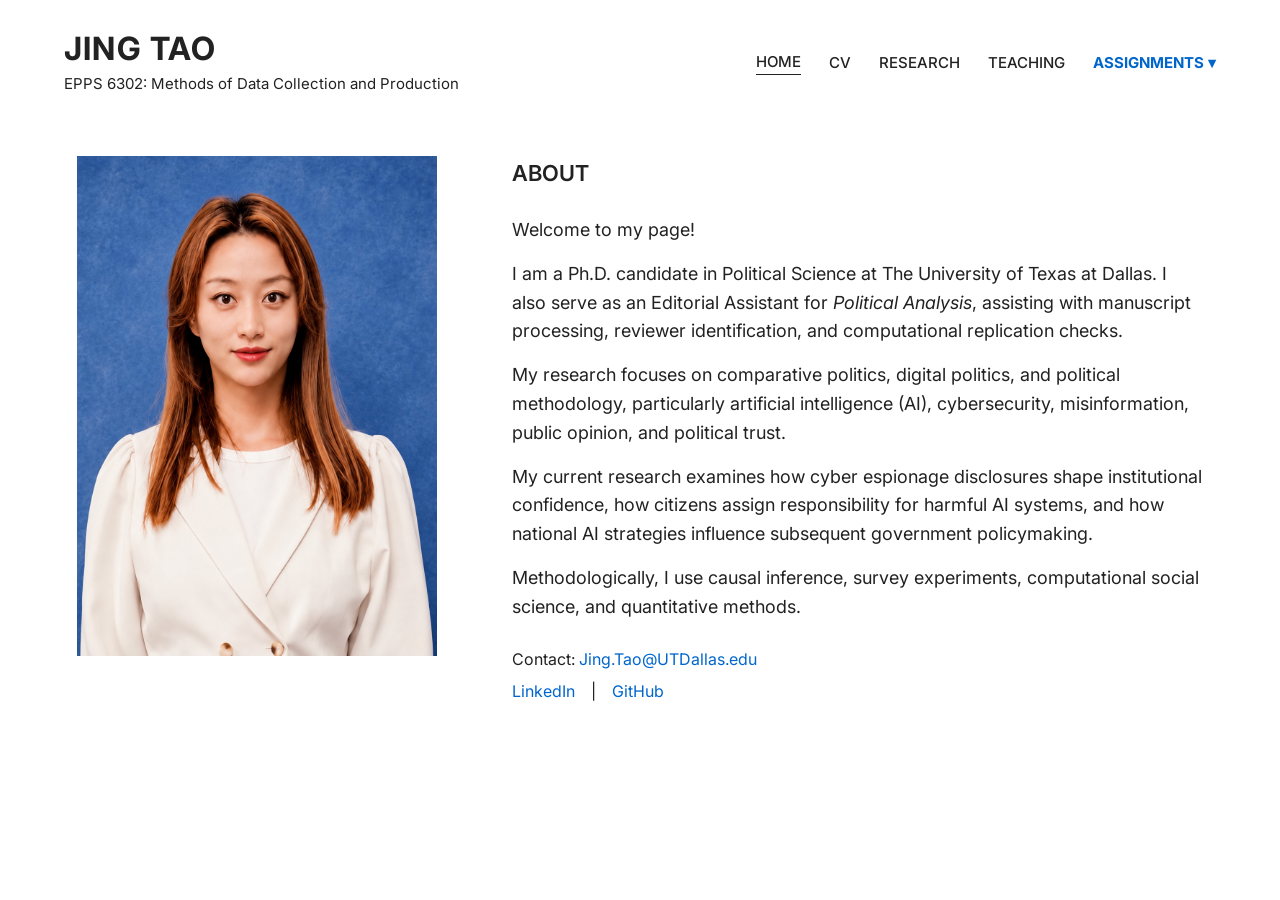
<file: docs/index.html>
<!DOCTYPE html>
<html xmlns="http://www.w3.org/1999/xhtml" lang="en" xml:lang="en"><head>

<meta charset="utf-8">
<meta name="generator" content="quarto-1.9.38">

<meta name="viewport" content="width=device-width, initial-scale=1.0, user-scalable=yes">


<title>Home – EPPS 6302: Methods of Data Collection and Production</title>
<style>
/* Default styles provided by pandoc.
** See https://pandoc.org/MANUAL.html#variables-for-html for config info.
*/
code{white-space: pre-wrap;}
span.smallcaps{font-variant: small-caps;}
div.columns{display: flex; gap: min(4vw, 1.5em);}
div.column{flex: auto; overflow-x: auto;}
div.hanging-indent{margin-left: 1.5em; text-indent: -1.5em;}
ul.task-list{list-style: none;}
ul.task-list li input[type="checkbox"] {
  width: 0.8em;
  margin: 0 0.8em 0.2em -1em; /* quarto-specific, see https://github.com/quarto-dev/quarto-cli/issues/4556 */ 
  vertical-align: middle;
}
.display.math{display: block; text-align: center; margin: 0.5rem auto;}
</style>


<script src="site_libs/clipboard/clipboard.min.js"></script>
<script src="site_libs/quarto-html/tabby.min.js"></script>
<script src="site_libs/quarto-html/popper.min.js"></script>
<script src="site_libs/quarto-html/tippy.umd.min.js"></script>
<script src="site_libs/quarto-html/anchor.min.js"></script>
<link href="site_libs/quarto-html/tippy.css" rel="stylesheet">
<link href="site_libs/quarto-html/light-border.css" rel="stylesheet">
<link href="site_libs/quarto-html/quarto-html-640605f58ae58ee79329c070719e555b.min.css" rel="stylesheet" append-hash="true" data-mode="light">
<link href="site_libs/quarto-html/quarto-syntax-highlighting-15634bcf2e68342d4ad2dfa704d543f6.css" rel="stylesheet" id="quarto-text-highlighting-styles">
<link rel="preconnect" href="https://fonts.googleapis.com">
<link rel="preconnect" href="https://fonts.gstatic.com" crossorigin="">
<link href="https://fonts.googleapis.com/css2?family=Inter:wght@400;500;600;700&amp;display=swap" rel="stylesheet">


<link rel="stylesheet" href="research.css">
<link rel="stylesheet" href="styles.css">
<link rel="stylesheet" href="index.css">
</head>

<body>

<header class="header">

    <div class="site-title">
        <div class="name">JING TAO</div>
        <div class="course-title">
            EPPS 6302: Methods of Data Collection and Production
        </div>
    </div>

    <nav class="nav">

        <a href="index.html">HOME</a>

        <a href="JING_TAO_CV.pdf" target="_blank">CV</a>

        <a href="research.html">RESEARCH</a>

        <a href="teaching.html">TEACHING</a>

        <div class="assignment-menu">

            <button aria-controls="assignment-links" aria-expanded="false" type="button">
                ASSIGNMENTS <span aria-hidden="true">▾</span>
            </button>

            <div class="assignment-links" hidden="" id="assignment-links">

                <a href="assign01.html">Assignment 1: Create a Quarto Website</a>
                <a href="assign02.html">Assignment 2: Google Trends</a>
                <a href="assign03.html">Assignment 3: ACS via tidycensus</a>
                <a href="assign04.html">Assignment 4: Web Scraping</a>
                <a href="assign05.html">Assignment 5: Government Data API</a>
                <a href="assign06.html">Assignment 6: Text Analytics with quanteda</a>
                <a href="assign07.html">Assignment 7: YouTube Data API</a>
                <a href="assign08.html">Assignment 8: Record Linkage</a>

            </div>

        </div>

    </nav>

</header>

<script>
document.addEventListener('DOMContentLoaded', function () {

    const menu = document.querySelector('.assignment-menu');
    const button = menu.querySelector('button');
    const links = menu.querySelector('.assignment-links');

    const toggle = (open) => {
        links.hidden = !open;
        button.setAttribute('aria-expanded', String(open));
    };

    button.addEventListener('click', () => toggle(links.hidden));

    document.addEventListener('click', e => {
        if (!menu.contains(e.target)) toggle(false);
    });

    document.addEventListener('keydown', e => {
        if (e.key === 'Escape') {
            toggle(false);
            button.focus();
        }
    });

    const page = location.pathname.split('/').pop() || 'index.html';

    document.querySelectorAll('.nav a').forEach(a => {
        if (a.getAttribute('href') === page) {
            a.classList.add('active');
            a.setAttribute('aria-current', 'page');
        }
    });

    if (/^assign\d+\.html$/.test(page)) {
        button.classList.add('active');
    }

});
</script>

<header id="title-block-header">
<h1 class="title">Home</h1>

</header>


<div class="main">
<!-- PHOTO -->
<div class="photo">
<img alt="Jing Tao" src="HEADSHOT_2_JINGTAO.png">
</div>
<!-- ABOUT -->
<div class="about">
<h2 class="anchored">
                ABOUT
            </h2>
<p>
                Welcome to my page!
            </p>
<p>
                I am a Ph.D. candidate in Political Science at
                The University of Texas at Dallas. I also serve as an Editorial Assistant for <em>Political Analysis</em>, assisting with manuscript processing, reviewer identification, and computational replication checks.
            </p>
<p>
                My research focuses on comparative politics,
                digital politics, and political methodology,
                particularly artificial intelligence (AI), cybersecurity,
                misinformation, public opinion, and political trust.
            </p>
<p>
                My current research examines how cyber espionage disclosures shape institutional confidence, how citizens assign responsibility for harmful AI systems, and how national AI strategies influence subsequent government policymaking.
            </p>
<p>
                Methodologically, I use causal inference,
                survey experiments, computational social science,
                and quantitative methods.
            </p>
<!-- ==============================
                 CONTACT
            ============================== -->
<div class="contact">
<p>
                    Contact:
                    <a href="mailto:Jing.Tao@UTDallas.edu">
                        Jing.Tao@UTDallas.edu
                    </a>
</p>
<p>
<a href="https://www.linkedin.com/in/jing-tao-2b634b23a/" target="_blank">

                        LinkedIn

                    </a>

                    &nbsp;&nbsp; | &nbsp;&nbsp;

                    <a href="https://github.com/JingUSA" target="_blank">

                        GitHub

                    </a>
</p>
</div>
</div>
</div>


<script id="quarto-html-after-body" type="application/javascript">
  window.document.addEventListener("DOMContentLoaded", function (event) {
    const tabsets =  window.document.querySelectorAll(".panel-tabset-tabby")
    tabsets.forEach(function(tabset) {
      const tabby = new Tabby('#' + tabset.id);
    });
    const icon = "";
    const anchorJS = new window.AnchorJS();
    anchorJS.options = {
      placement: 'right',
      icon: icon
    };
    anchorJS.add('.anchored');
    const isCodeAnnotation = (el) => {
      for (const clz of el.classList) {
        if (clz.startsWith('code-annotation-')) {                     
          return true;
        }
      }
      return false;
    }
    const onCopySuccess = function(e) {
      // button target
      const button = e.trigger;
      // don't keep focus
      button.blur();
      // flash "checked"
      button.classList.add('code-copy-button-checked');
      var currentTitle = button.getAttribute("title");
      button.setAttribute("title", "Copied!");
      let tooltip;
      if (window.bootstrap) {
        button.setAttribute("data-bs-toggle", "tooltip");
        button.setAttribute("data-bs-placement", "left");
        button.setAttribute("data-bs-title", "Copied!");
        tooltip = new bootstrap.Tooltip(button, 
          { trigger: "manual", 
            customClass: "code-copy-button-tooltip",
            offset: [0, -8]});
        tooltip.show();    
      }
      setTimeout(function() {
        if (tooltip) {
          tooltip.hide();
          button.removeAttribute("data-bs-title");
          button.removeAttribute("data-bs-toggle");
          button.removeAttribute("data-bs-placement");
        }
        button.setAttribute("title", currentTitle);
        button.classList.remove('code-copy-button-checked');
      }, 1000);
      // clear code selection
      e.clearSelection();
    }
    const getTextToCopy = function(trigger) {
      const outerScaffold = trigger.parentElement.cloneNode(true);
      const codeEl = outerScaffold.querySelector('code');
      for (const childEl of codeEl.children) {
        if (isCodeAnnotation(childEl)) {
          childEl.remove();
        }
      }
      return codeEl.innerText;
    }
    const clipboard = new window.ClipboardJS('.code-copy-button:not([data-in-quarto-modal])', {
      text: getTextToCopy
    });
    clipboard.on('success', onCopySuccess);
    if (window.document.getElementById('quarto-embedded-source-code-modal')) {
      const clipboardModal = new window.ClipboardJS('.code-copy-button[data-in-quarto-modal]', {
        text: getTextToCopy,
        container: window.document.getElementById('quarto-embedded-source-code-modal')
      });
      clipboardModal.on('success', onCopySuccess);
    }
      var localhostRegex = new RegExp(/^(?:http|https):\/\/localhost\:?[0-9]*\//);
      var mailtoRegex = new RegExp(/^mailto:/);
        var filterRegex = new RegExp('/' + window.location.host + '/');
      var isInternal = (href) => {
          return filterRegex.test(href) || localhostRegex.test(href) || mailtoRegex.test(href);
      }
      // Inspect non-navigation links and adorn them if external
     var links = window.document.querySelectorAll('a[href]:not(.nav-link):not(.navbar-brand):not(.toc-action):not(.sidebar-link):not(.sidebar-item-toggle):not(.pagination-link):not(.no-external):not([aria-hidden]):not(.dropdown-item):not(.quarto-navigation-tool):not(.about-link)');
      for (var i=0; i<links.length; i++) {
        const link = links[i];
        if (!isInternal(link.href)) {
          // undo the damage that might have been done by quarto-nav.js in the case of
          // links that we want to consider external
          if (link.dataset.originalHref !== undefined) {
            link.href = link.dataset.originalHref;
          }
        }
      }
    function tippyHover(el, contentFn, onTriggerFn, onUntriggerFn) {
      const config = {
        allowHTML: true,
        maxWidth: 500,
        delay: 100,
        arrow: false,
        appendTo: function(el) {
            return el.parentElement;
        },
        interactive: true,
        interactiveBorder: 10,
        theme: 'light-border',
        placement: 'bottom-start',
      };
      if (contentFn) {
        config.content = contentFn;
      }
      if (onTriggerFn) {
        config.onTrigger = onTriggerFn;
      }
      if (onUntriggerFn) {
        config.onUntrigger = onUntriggerFn;
      }
      window.tippy(el, config); 
    }
    const noterefs = window.document.querySelectorAll('a[role="doc-noteref"]');
    for (var i=0; i<noterefs.length; i++) {
      const ref = noterefs[i];
      tippyHover(ref, function() {
        // use id or data attribute instead here
        let href = ref.getAttribute('data-footnote-href') || ref.getAttribute('href');
        try { href = new URL(href).hash; } catch {}
        const id = href.replace(/^#\/?/, "");
        const note = window.document.getElementById(id);
        if (note) {
          return note.innerHTML;
        } else {
          return "";
        }
      });
    }
    const xrefs = window.document.querySelectorAll('a.quarto-xref');
    const processXRef = (id, note) => {
      // Strip column container classes
      const stripColumnClz = (el) => {
        el.classList.remove("page-full", "page-columns");
        if (el.children) {
          for (const child of el.children) {
            stripColumnClz(child);
          }
        }
      }
      stripColumnClz(note)
      if (id === null || id.startsWith('sec-')) {
        // Special case sections, only their first couple elements
        const container = document.createElement("div");
        if (note.children && note.children.length > 2) {
          container.appendChild(note.children[0].cloneNode(true));
          for (let i = 1; i < note.children.length; i++) {
            const child = note.children[i];
            if (child.tagName === "P" && child.innerText === "") {
              continue;
            } else {
              container.appendChild(child.cloneNode(true));
              break;
            }
          }
          if (window.Quarto?.typesetMath) {
            window.Quarto.typesetMath(container);
          }
          return container.innerHTML
        } else {
          if (window.Quarto?.typesetMath) {
            window.Quarto.typesetMath(note);
          }
          return note.innerHTML;
        }
      } else {
        // Remove any anchor links if they are present
        const anchorLink = note.querySelector('a.anchorjs-link');
        if (anchorLink) {
          anchorLink.remove();
        }
        if (window.Quarto?.typesetMath) {
          window.Quarto.typesetMath(note);
        }
        if (note.classList.contains("callout")) {
          return note.outerHTML;
        } else {
          return note.innerHTML;
        }
      }
    }
    for (var i=0; i<xrefs.length; i++) {
      const xref = xrefs[i];
      tippyHover(xref, undefined, function(instance) {
        instance.disable();
        let url = xref.getAttribute('href');
        let hash = undefined; 
        if (url.startsWith('#')) {
          hash = url;
        } else {
          try { hash = new URL(url).hash; } catch {}
        }
        if (hash) {
          const id = hash.replace(/^#\/?/, "");
          const note = window.document.getElementById(id);
          if (note !== null) {
            try {
              const html = processXRef(id, note.cloneNode(true));
              instance.setContent(html);
            } finally {
              instance.enable();
              instance.show();
            }
          } else {
            // See if we can fetch this
            fetch(url.split('#')[0])
            .then(res => res.text())
            .then(html => {
              const parser = new DOMParser();
              const htmlDoc = parser.parseFromString(html, "text/html");
              const note = htmlDoc.getElementById(id);
              if (note !== null) {
                const html = processXRef(id, note);
                instance.setContent(html);
              } 
            }).finally(() => {
              instance.enable();
              instance.show();
            });
          }
        } else {
          // See if we can fetch a full url (with no hash to target)
          // This is a special case and we should probably do some content thinning / targeting
          fetch(url)
          .then(res => res.text())
          .then(html => {
            const parser = new DOMParser();
            const htmlDoc = parser.parseFromString(html, "text/html");
            const note = htmlDoc.querySelector('main.content');
            if (note !== null) {
              // This should only happen for chapter cross references
              // (since there is no id in the URL)
              // remove the first header
              if (note.children.length > 0 && note.children[0].tagName === "HEADER") {
                note.children[0].remove();
              }
              const html = processXRef(null, note);
              instance.setContent(html);
            } 
          }).finally(() => {
            instance.enable();
            instance.show();
          });
        }
      }, function(instance) {
      });
    }
        let selectedAnnoteEl;
        const selectorForAnnotation = ( cell, annotation) => {
          let cellAttr = 'data-code-cell="' + cell + '"';
          let lineAttr = 'data-code-annotation="' +  annotation + '"';
          const selector = 'span[' + cellAttr + '][' + lineAttr + ']';
          return selector;
        }
        const selectCodeLines = (annoteEl) => {
          const doc = window.document;
          const targetCell = annoteEl.getAttribute("data-target-cell");
          const targetAnnotation = annoteEl.getAttribute("data-target-annotation");
          const annoteSpan = window.document.querySelector(selectorForAnnotation(targetCell, targetAnnotation));
          const lines = annoteSpan.getAttribute("data-code-lines").split(",");
          const lineIds = lines.map((line) => {
            return targetCell + "-" + line;
          })
          let top = null;
          let height = null;
          let parent = null;
          if (lineIds.length > 0) {
              //compute the position of the single el (top and bottom and make a div)
              const el = window.document.getElementById(lineIds[0]);
              top = el.offsetTop;
              height = el.offsetHeight;
              parent = el.parentElement.parentElement;
            if (lineIds.length > 1) {
              const lastEl = window.document.getElementById(lineIds[lineIds.length - 1]);
              const bottom = lastEl.offsetTop + lastEl.offsetHeight;
              height = bottom - top;
            }
            if (top !== null && height !== null && parent !== null) {
              // cook up a div (if necessary) and position it 
              let div = window.document.getElementById("code-annotation-line-highlight");
              if (div === null) {
                div = window.document.createElement("div");
                div.setAttribute("id", "code-annotation-line-highlight");
                div.style.position = 'absolute';
                parent.appendChild(div);
              }
              div.style.top = top - 2 + "px";
              div.style.height = height + 4 + "px";
              div.style.left = 0;
              let gutterDiv = window.document.getElementById("code-annotation-line-highlight-gutter");
              if (gutterDiv === null) {
                gutterDiv = window.document.createElement("div");
                gutterDiv.setAttribute("id", "code-annotation-line-highlight-gutter");
                gutterDiv.style.position = 'absolute';
                const codeCell = window.document.getElementById(targetCell);
                const gutter = codeCell.querySelector('.code-annotation-gutter');
                gutter.appendChild(gutterDiv);
              }
              gutterDiv.style.top = top - 2 + "px";
              gutterDiv.style.height = height + 4 + "px";
            }
            selectedAnnoteEl = annoteEl;
          }
        };
        const unselectCodeLines = () => {
          const elementsIds = ["code-annotation-line-highlight", "code-annotation-line-highlight-gutter"];
          elementsIds.forEach((elId) => {
            const div = window.document.getElementById(elId);
            if (div) {
              div.remove();
            }
          });
          selectedAnnoteEl = undefined;
        };
          // Handle positioning of the toggle
      window.addEventListener(
        "resize",
        throttle(() => {
          elRect = undefined;
          if (selectedAnnoteEl) {
            selectCodeLines(selectedAnnoteEl);
          }
        }, 10)
      );
      function throttle(fn, ms) {
      let throttle = false;
      let timer;
        return (...args) => {
          if(!throttle) { // first call gets through
              fn.apply(this, args);
              throttle = true;
          } else { // all the others get throttled
              if(timer) clearTimeout(timer); // cancel #2
              timer = setTimeout(() => {
                fn.apply(this, args);
                timer = throttle = false;
              }, ms);
          }
        };
      }
        // Attach click handler to the DT
        const annoteDls = window.document.querySelectorAll('dt[data-target-cell]');
        for (const annoteDlNode of annoteDls) {
          annoteDlNode.addEventListener('click', (event) => {
            const clickedEl = event.target;
            if (clickedEl !== selectedAnnoteEl) {
              unselectCodeLines();
              const activeEl = window.document.querySelector('dt[data-target-cell].code-annotation-active');
              if (activeEl) {
                activeEl.classList.remove('code-annotation-active');
              }
              selectCodeLines(clickedEl);
              clickedEl.classList.add('code-annotation-active');
            } else {
              // Unselect the line
              unselectCodeLines();
              clickedEl.classList.remove('code-annotation-active');
            }
          });
        }
    const findCites = (el) => {
      const parentEl = el.parentElement;
      if (parentEl) {
        const cites = parentEl.dataset.cites;
        if (cites) {
          return {
            el,
            cites: cites.split(' ')
          };
        } else {
          return findCites(el.parentElement)
        }
      } else {
        return undefined;
      }
    };
    var bibliorefs = window.document.querySelectorAll('a[role="doc-biblioref"]');
    for (var i=0; i<bibliorefs.length; i++) {
      const ref = bibliorefs[i];
      const citeInfo = findCites(ref);
      if (citeInfo) {
        tippyHover(citeInfo.el, function() {
          var popup = window.document.createElement('div');
          citeInfo.cites.forEach(function(cite) {
            var citeDiv = window.document.createElement('div');
            citeDiv.classList.add('hanging-indent');
            citeDiv.classList.add('csl-entry');
            var biblioDiv = window.document.getElementById('ref-' + cite);
            if (biblioDiv) {
              citeDiv.innerHTML = biblioDiv.innerHTML;
            }
            popup.appendChild(citeDiv);
          });
          return popup.innerHTML;
        });
      }
    }
  });
  </script>




</body></html>
</file>
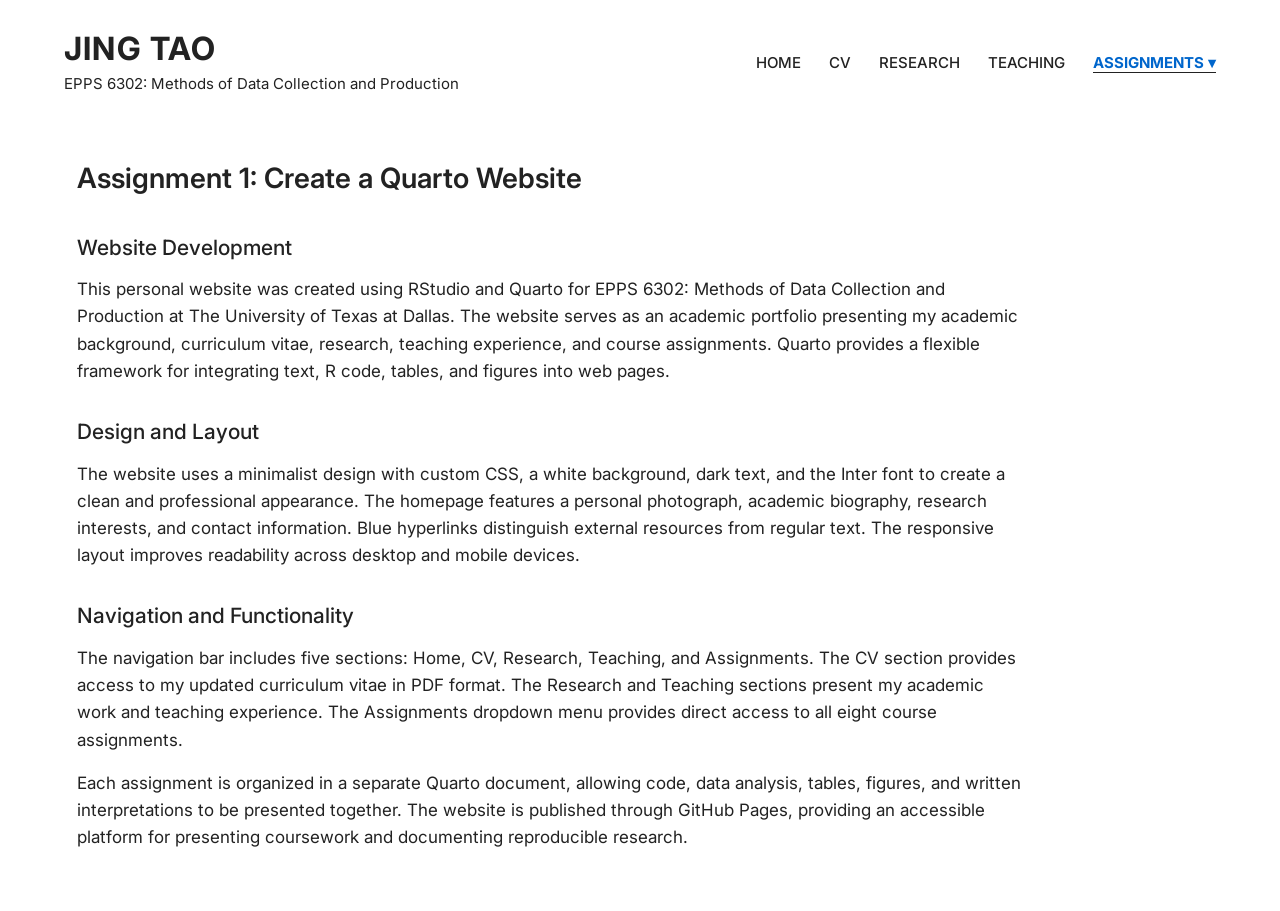
<file: docs/assign01.html>
<!DOCTYPE html>
<html xmlns="http://www.w3.org/1999/xhtml" lang="en" xml:lang="en"><head>

<meta charset="utf-8">
<meta name="generator" content="quarto-1.9.38">

<meta name="viewport" content="width=device-width, initial-scale=1.0, user-scalable=yes">


<title>Assignment 1: Create a Quarto Website – EPPS 6302: Methods of Data Collection and Production</title>
<style>
/* Default styles provided by pandoc.
** See https://pandoc.org/MANUAL.html#variables-for-html for config info.
*/
code{white-space: pre-wrap;}
span.smallcaps{font-variant: small-caps;}
div.columns{display: flex; gap: min(4vw, 1.5em);}
div.column{flex: auto; overflow-x: auto;}
div.hanging-indent{margin-left: 1.5em; text-indent: -1.5em;}
ul.task-list{list-style: none;}
ul.task-list li input[type="checkbox"] {
  width: 0.8em;
  margin: 0 0.8em 0.2em -1em; /* quarto-specific, see https://github.com/quarto-dev/quarto-cli/issues/4556 */ 
  vertical-align: middle;
}
.display.math{display: block; text-align: center; margin: 0.5rem auto;}
</style>


<script src="site_libs/clipboard/clipboard.min.js"></script>
<script src="site_libs/quarto-html/tabby.min.js"></script>
<script src="site_libs/quarto-html/popper.min.js"></script>
<script src="site_libs/quarto-html/tippy.umd.min.js"></script>
<script src="site_libs/quarto-html/anchor.min.js"></script>
<link href="site_libs/quarto-html/tippy.css" rel="stylesheet">
<link href="site_libs/quarto-html/light-border.css" rel="stylesheet">
<link href="site_libs/quarto-html/quarto-html-640605f58ae58ee79329c070719e555b.min.css" rel="stylesheet" append-hash="true" data-mode="light">
<link href="site_libs/quarto-html/quarto-syntax-highlighting-15634bcf2e68342d4ad2dfa704d543f6.css" rel="stylesheet" id="quarto-text-highlighting-styles">
<link rel="preconnect" href="https://fonts.googleapis.com">
<link rel="preconnect" href="https://fonts.gstatic.com" crossorigin="">
<link href="https://fonts.googleapis.com/css2?family=Inter:wght@400;500;600;700&amp;display=swap" rel="stylesheet">


<link rel="stylesheet" href="research.css">
<link rel="stylesheet" href="styles.css">
</head>

<body>

<header class="header">

    <div class="site-title">
        <div class="name">JING TAO</div>
        <div class="course-title">
            EPPS 6302: Methods of Data Collection and Production
        </div>
    </div>

    <nav class="nav">

        <a href="index.html">HOME</a>

        <a href="JING_TAO_CV.pdf" target="_blank">CV</a>

        <a href="research.html">RESEARCH</a>

        <a href="teaching.html">TEACHING</a>

        <div class="assignment-menu">

            <button aria-controls="assignment-links" aria-expanded="false" type="button">
                ASSIGNMENTS <span aria-hidden="true">▾</span>
            </button>

            <div class="assignment-links" hidden="" id="assignment-links">

                <a href="assign01.html">Assignment 1: Create a Quarto Website</a>
                <a href="assign02.html">Assignment 2: Google Trends</a>
                <a href="assign03.html">Assignment 3: ACS via tidycensus</a>
                <a href="assign04.html">Assignment 4: Web Scraping</a>
                <a href="assign05.html">Assignment 5: Government Data API</a>
                <a href="assign06.html">Assignment 6: Text Analytics with quanteda</a>
                <a href="assign07.html">Assignment 7: YouTube Data API</a>
                <a href="assign08.html">Assignment 8: Record Linkage</a>

            </div>

        </div>

    </nav>

</header>

<script>
document.addEventListener('DOMContentLoaded', function () {

    const menu = document.querySelector('.assignment-menu');
    const button = menu.querySelector('button');
    const links = menu.querySelector('.assignment-links');

    const toggle = (open) => {
        links.hidden = !open;
        button.setAttribute('aria-expanded', String(open));
    };

    button.addEventListener('click', () => toggle(links.hidden));

    document.addEventListener('click', e => {
        if (!menu.contains(e.target)) toggle(false);
    });

    document.addEventListener('keydown', e => {
        if (e.key === 'Escape') {
            toggle(false);
            button.focus();
        }
    });

    const page = location.pathname.split('/').pop() || 'index.html';

    document.querySelectorAll('.nav a').forEach(a => {
        if (a.getAttribute('href') === page) {
            a.classList.add('active');
            a.setAttribute('aria-current', 'page');
        }
    });

    if (/^assign\d+\.html$/.test(page)) {
        button.classList.add('active');
    }

});
</script>

<header id="title-block-header">
<h1 class="title">Assignment 1: Create a Quarto Website</h1>

</header>


<section id="assignment-1-create-a-quarto-website" class="assignment-report">
<h1>Assignment 1: Create a Quarto Website</h1>
<h2 id="website-development" class="anchored">Website Development</h2>
<p>This personal website was created using RStudio and Quarto for EPPS 6302: Methods of Data Collection and Production at The University of Texas at Dallas. The website serves as an academic portfolio presenting my academic background, curriculum vitae, research, teaching experience, and course assignments. Quarto provides a flexible framework for integrating text, R code, tables, and figures into web pages.</p>
<h2 id="design-and-layout" class="anchored">Design and Layout</h2>
<p>The website uses a minimalist design with custom CSS, a white background, dark text, and the Inter font to create a clean and professional appearance. The homepage features a personal photograph, academic biography, research interests, and contact information. Blue hyperlinks distinguish external resources from regular text. The responsive layout improves readability across desktop and mobile devices.</p>
<h2 id="navigation-and-functionality" class="anchored">Navigation and Functionality</h2>
<p>The navigation bar includes five sections: Home, CV, Research, Teaching, and Assignments. The CV section provides access to my updated curriculum vitae in PDF format. The Research and Teaching sections present my academic work and teaching experience. The Assignments dropdown menu provides direct access to all eight course assignments.</p>
<p>Each assignment is organized in a separate Quarto document, allowing code, data analysis, tables, figures, and written interpretations to be presented together. The website is published through GitHub Pages, providing an accessible platform for presenting coursework and documenting reproducible research.</p>
</section>


<script id="quarto-html-after-body" type="application/javascript">
  window.document.addEventListener("DOMContentLoaded", function (event) {
    const tabsets =  window.document.querySelectorAll(".panel-tabset-tabby")
    tabsets.forEach(function(tabset) {
      const tabby = new Tabby('#' + tabset.id);
    });
    const icon = "";
    const anchorJS = new window.AnchorJS();
    anchorJS.options = {
      placement: 'right',
      icon: icon
    };
    anchorJS.add('.anchored');
    const isCodeAnnotation = (el) => {
      for (const clz of el.classList) {
        if (clz.startsWith('code-annotation-')) {                     
          return true;
        }
      }
      return false;
    }
    const onCopySuccess = function(e) {
      // button target
      const button = e.trigger;
      // don't keep focus
      button.blur();
      // flash "checked"
      button.classList.add('code-copy-button-checked');
      var currentTitle = button.getAttribute("title");
      button.setAttribute("title", "Copied!");
      let tooltip;
      if (window.bootstrap) {
        button.setAttribute("data-bs-toggle", "tooltip");
        button.setAttribute("data-bs-placement", "left");
        button.setAttribute("data-bs-title", "Copied!");
        tooltip = new bootstrap.Tooltip(button, 
          { trigger: "manual", 
            customClass: "code-copy-button-tooltip",
            offset: [0, -8]});
        tooltip.show();    
      }
      setTimeout(function() {
        if (tooltip) {
          tooltip.hide();
          button.removeAttribute("data-bs-title");
          button.removeAttribute("data-bs-toggle");
          button.removeAttribute("data-bs-placement");
        }
        button.setAttribute("title", currentTitle);
        button.classList.remove('code-copy-button-checked');
      }, 1000);
      // clear code selection
      e.clearSelection();
    }
    const getTextToCopy = function(trigger) {
      const outerScaffold = trigger.parentElement.cloneNode(true);
      const codeEl = outerScaffold.querySelector('code');
      for (const childEl of codeEl.children) {
        if (isCodeAnnotation(childEl)) {
          childEl.remove();
        }
      }
      return codeEl.innerText;
    }
    const clipboard = new window.ClipboardJS('.code-copy-button:not([data-in-quarto-modal])', {
      text: getTextToCopy
    });
    clipboard.on('success', onCopySuccess);
    if (window.document.getElementById('quarto-embedded-source-code-modal')) {
      const clipboardModal = new window.ClipboardJS('.code-copy-button[data-in-quarto-modal]', {
        text: getTextToCopy,
        container: window.document.getElementById('quarto-embedded-source-code-modal')
      });
      clipboardModal.on('success', onCopySuccess);
    }
      var localhostRegex = new RegExp(/^(?:http|https):\/\/localhost\:?[0-9]*\//);
      var mailtoRegex = new RegExp(/^mailto:/);
        var filterRegex = new RegExp('/' + window.location.host + '/');
      var isInternal = (href) => {
          return filterRegex.test(href) || localhostRegex.test(href) || mailtoRegex.test(href);
      }
      // Inspect non-navigation links and adorn them if external
     var links = window.document.querySelectorAll('a[href]:not(.nav-link):not(.navbar-brand):not(.toc-action):not(.sidebar-link):not(.sidebar-item-toggle):not(.pagination-link):not(.no-external):not([aria-hidden]):not(.dropdown-item):not(.quarto-navigation-tool):not(.about-link)');
      for (var i=0; i<links.length; i++) {
        const link = links[i];
        if (!isInternal(link.href)) {
          // undo the damage that might have been done by quarto-nav.js in the case of
          // links that we want to consider external
          if (link.dataset.originalHref !== undefined) {
            link.href = link.dataset.originalHref;
          }
        }
      }
    function tippyHover(el, contentFn, onTriggerFn, onUntriggerFn) {
      const config = {
        allowHTML: true,
        maxWidth: 500,
        delay: 100,
        arrow: false,
        appendTo: function(el) {
            return el.parentElement;
        },
        interactive: true,
        interactiveBorder: 10,
        theme: 'light-border',
        placement: 'bottom-start',
      };
      if (contentFn) {
        config.content = contentFn;
      }
      if (onTriggerFn) {
        config.onTrigger = onTriggerFn;
      }
      if (onUntriggerFn) {
        config.onUntrigger = onUntriggerFn;
      }
      window.tippy(el, config); 
    }
    const noterefs = window.document.querySelectorAll('a[role="doc-noteref"]');
    for (var i=0; i<noterefs.length; i++) {
      const ref = noterefs[i];
      tippyHover(ref, function() {
        // use id or data attribute instead here
        let href = ref.getAttribute('data-footnote-href') || ref.getAttribute('href');
        try { href = new URL(href).hash; } catch {}
        const id = href.replace(/^#\/?/, "");
        const note = window.document.getElementById(id);
        if (note) {
          return note.innerHTML;
        } else {
          return "";
        }
      });
    }
    const xrefs = window.document.querySelectorAll('a.quarto-xref');
    const processXRef = (id, note) => {
      // Strip column container classes
      const stripColumnClz = (el) => {
        el.classList.remove("page-full", "page-columns");
        if (el.children) {
          for (const child of el.children) {
            stripColumnClz(child);
          }
        }
      }
      stripColumnClz(note)
      if (id === null || id.startsWith('sec-')) {
        // Special case sections, only their first couple elements
        const container = document.createElement("div");
        if (note.children && note.children.length > 2) {
          container.appendChild(note.children[0].cloneNode(true));
          for (let i = 1; i < note.children.length; i++) {
            const child = note.children[i];
            if (child.tagName === "P" && child.innerText === "") {
              continue;
            } else {
              container.appendChild(child.cloneNode(true));
              break;
            }
          }
          if (window.Quarto?.typesetMath) {
            window.Quarto.typesetMath(container);
          }
          return container.innerHTML
        } else {
          if (window.Quarto?.typesetMath) {
            window.Quarto.typesetMath(note);
          }
          return note.innerHTML;
        }
      } else {
        // Remove any anchor links if they are present
        const anchorLink = note.querySelector('a.anchorjs-link');
        if (anchorLink) {
          anchorLink.remove();
        }
        if (window.Quarto?.typesetMath) {
          window.Quarto.typesetMath(note);
        }
        if (note.classList.contains("callout")) {
          return note.outerHTML;
        } else {
          return note.innerHTML;
        }
      }
    }
    for (var i=0; i<xrefs.length; i++) {
      const xref = xrefs[i];
      tippyHover(xref, undefined, function(instance) {
        instance.disable();
        let url = xref.getAttribute('href');
        let hash = undefined; 
        if (url.startsWith('#')) {
          hash = url;
        } else {
          try { hash = new URL(url).hash; } catch {}
        }
        if (hash) {
          const id = hash.replace(/^#\/?/, "");
          const note = window.document.getElementById(id);
          if (note !== null) {
            try {
              const html = processXRef(id, note.cloneNode(true));
              instance.setContent(html);
            } finally {
              instance.enable();
              instance.show();
            }
          } else {
            // See if we can fetch this
            fetch(url.split('#')[0])
            .then(res => res.text())
            .then(html => {
              const parser = new DOMParser();
              const htmlDoc = parser.parseFromString(html, "text/html");
              const note = htmlDoc.getElementById(id);
              if (note !== null) {
                const html = processXRef(id, note);
                instance.setContent(html);
              } 
            }).finally(() => {
              instance.enable();
              instance.show();
            });
          }
        } else {
          // See if we can fetch a full url (with no hash to target)
          // This is a special case and we should probably do some content thinning / targeting
          fetch(url)
          .then(res => res.text())
          .then(html => {
            const parser = new DOMParser();
            const htmlDoc = parser.parseFromString(html, "text/html");
            const note = htmlDoc.querySelector('main.content');
            if (note !== null) {
              // This should only happen for chapter cross references
              // (since there is no id in the URL)
              // remove the first header
              if (note.children.length > 0 && note.children[0].tagName === "HEADER") {
                note.children[0].remove();
              }
              const html = processXRef(null, note);
              instance.setContent(html);
            } 
          }).finally(() => {
            instance.enable();
            instance.show();
          });
        }
      }, function(instance) {
      });
    }
        let selectedAnnoteEl;
        const selectorForAnnotation = ( cell, annotation) => {
          let cellAttr = 'data-code-cell="' + cell + '"';
          let lineAttr = 'data-code-annotation="' +  annotation + '"';
          const selector = 'span[' + cellAttr + '][' + lineAttr + ']';
          return selector;
        }
        const selectCodeLines = (annoteEl) => {
          const doc = window.document;
          const targetCell = annoteEl.getAttribute("data-target-cell");
          const targetAnnotation = annoteEl.getAttribute("data-target-annotation");
          const annoteSpan = window.document.querySelector(selectorForAnnotation(targetCell, targetAnnotation));
          const lines = annoteSpan.getAttribute("data-code-lines").split(",");
          const lineIds = lines.map((line) => {
            return targetCell + "-" + line;
          })
          let top = null;
          let height = null;
          let parent = null;
          if (lineIds.length > 0) {
              //compute the position of the single el (top and bottom and make a div)
              const el = window.document.getElementById(lineIds[0]);
              top = el.offsetTop;
              height = el.offsetHeight;
              parent = el.parentElement.parentElement;
            if (lineIds.length > 1) {
              const lastEl = window.document.getElementById(lineIds[lineIds.length - 1]);
              const bottom = lastEl.offsetTop + lastEl.offsetHeight;
              height = bottom - top;
            }
            if (top !== null && height !== null && parent !== null) {
              // cook up a div (if necessary) and position it 
              let div = window.document.getElementById("code-annotation-line-highlight");
              if (div === null) {
                div = window.document.createElement("div");
                div.setAttribute("id", "code-annotation-line-highlight");
                div.style.position = 'absolute';
                parent.appendChild(div);
              }
              div.style.top = top - 2 + "px";
              div.style.height = height + 4 + "px";
              div.style.left = 0;
              let gutterDiv = window.document.getElementById("code-annotation-line-highlight-gutter");
              if (gutterDiv === null) {
                gutterDiv = window.document.createElement("div");
                gutterDiv.setAttribute("id", "code-annotation-line-highlight-gutter");
                gutterDiv.style.position = 'absolute';
                const codeCell = window.document.getElementById(targetCell);
                const gutter = codeCell.querySelector('.code-annotation-gutter');
                gutter.appendChild(gutterDiv);
              }
              gutterDiv.style.top = top - 2 + "px";
              gutterDiv.style.height = height + 4 + "px";
            }
            selectedAnnoteEl = annoteEl;
          }
        };
        const unselectCodeLines = () => {
          const elementsIds = ["code-annotation-line-highlight", "code-annotation-line-highlight-gutter"];
          elementsIds.forEach((elId) => {
            const div = window.document.getElementById(elId);
            if (div) {
              div.remove();
            }
          });
          selectedAnnoteEl = undefined;
        };
          // Handle positioning of the toggle
      window.addEventListener(
        "resize",
        throttle(() => {
          elRect = undefined;
          if (selectedAnnoteEl) {
            selectCodeLines(selectedAnnoteEl);
          }
        }, 10)
      );
      function throttle(fn, ms) {
      let throttle = false;
      let timer;
        return (...args) => {
          if(!throttle) { // first call gets through
              fn.apply(this, args);
              throttle = true;
          } else { // all the others get throttled
              if(timer) clearTimeout(timer); // cancel #2
              timer = setTimeout(() => {
                fn.apply(this, args);
                timer = throttle = false;
              }, ms);
          }
        };
      }
        // Attach click handler to the DT
        const annoteDls = window.document.querySelectorAll('dt[data-target-cell]');
        for (const annoteDlNode of annoteDls) {
          annoteDlNode.addEventListener('click', (event) => {
            const clickedEl = event.target;
            if (clickedEl !== selectedAnnoteEl) {
              unselectCodeLines();
              const activeEl = window.document.querySelector('dt[data-target-cell].code-annotation-active');
              if (activeEl) {
                activeEl.classList.remove('code-annotation-active');
              }
              selectCodeLines(clickedEl);
              clickedEl.classList.add('code-annotation-active');
            } else {
              // Unselect the line
              unselectCodeLines();
              clickedEl.classList.remove('code-annotation-active');
            }
          });
        }
    const findCites = (el) => {
      const parentEl = el.parentElement;
      if (parentEl) {
        const cites = parentEl.dataset.cites;
        if (cites) {
          return {
            el,
            cites: cites.split(' ')
          };
        } else {
          return findCites(el.parentElement)
        }
      } else {
        return undefined;
      }
    };
    var bibliorefs = window.document.querySelectorAll('a[role="doc-biblioref"]');
    for (var i=0; i<bibliorefs.length; i++) {
      const ref = bibliorefs[i];
      const citeInfo = findCites(ref);
      if (citeInfo) {
        tippyHover(citeInfo.el, function() {
          var popup = window.document.createElement('div');
          citeInfo.cites.forEach(function(cite) {
            var citeDiv = window.document.createElement('div');
            citeDiv.classList.add('hanging-indent');
            citeDiv.classList.add('csl-entry');
            var biblioDiv = window.document.getElementById('ref-' + cite);
            if (biblioDiv) {
              citeDiv.innerHTML = biblioDiv.innerHTML;
            }
            popup.appendChild(citeDiv);
          });
          return popup.innerHTML;
        });
      }
    }
  });
  </script>




</body></html>
</file>
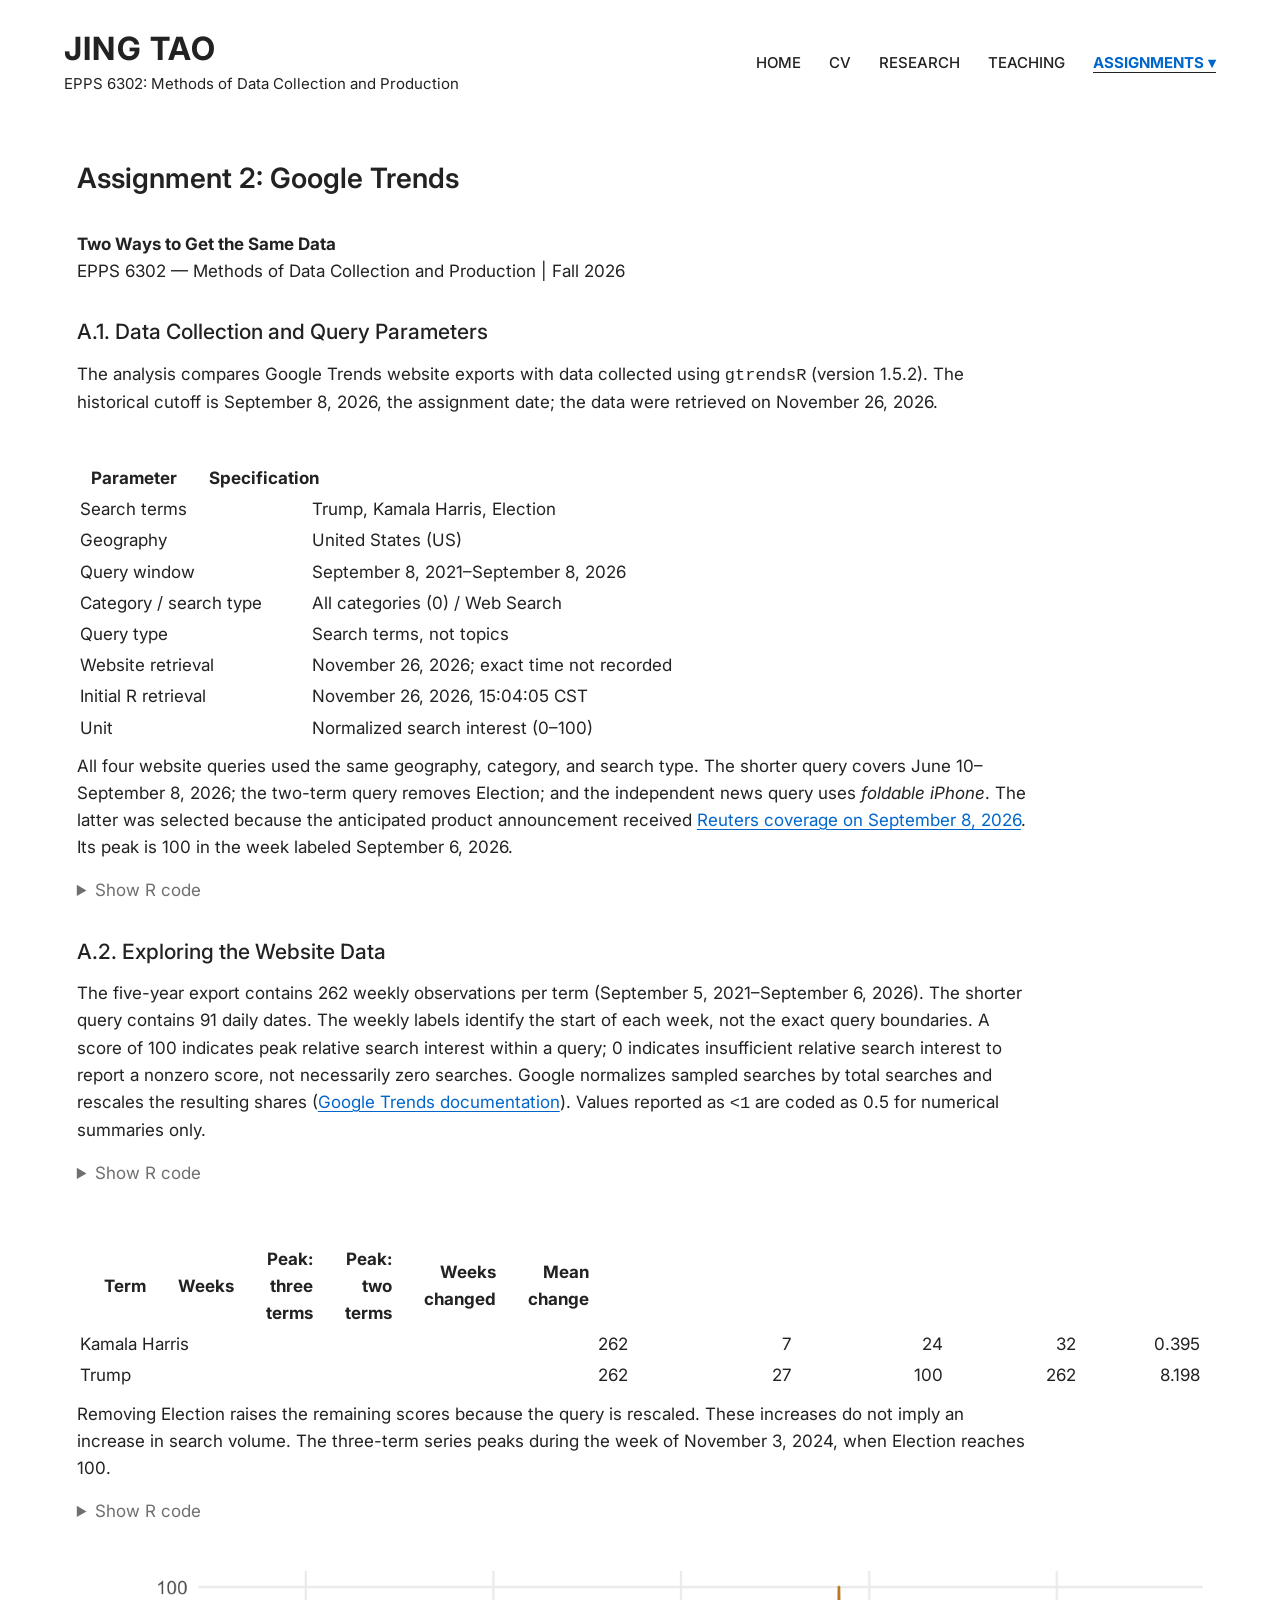
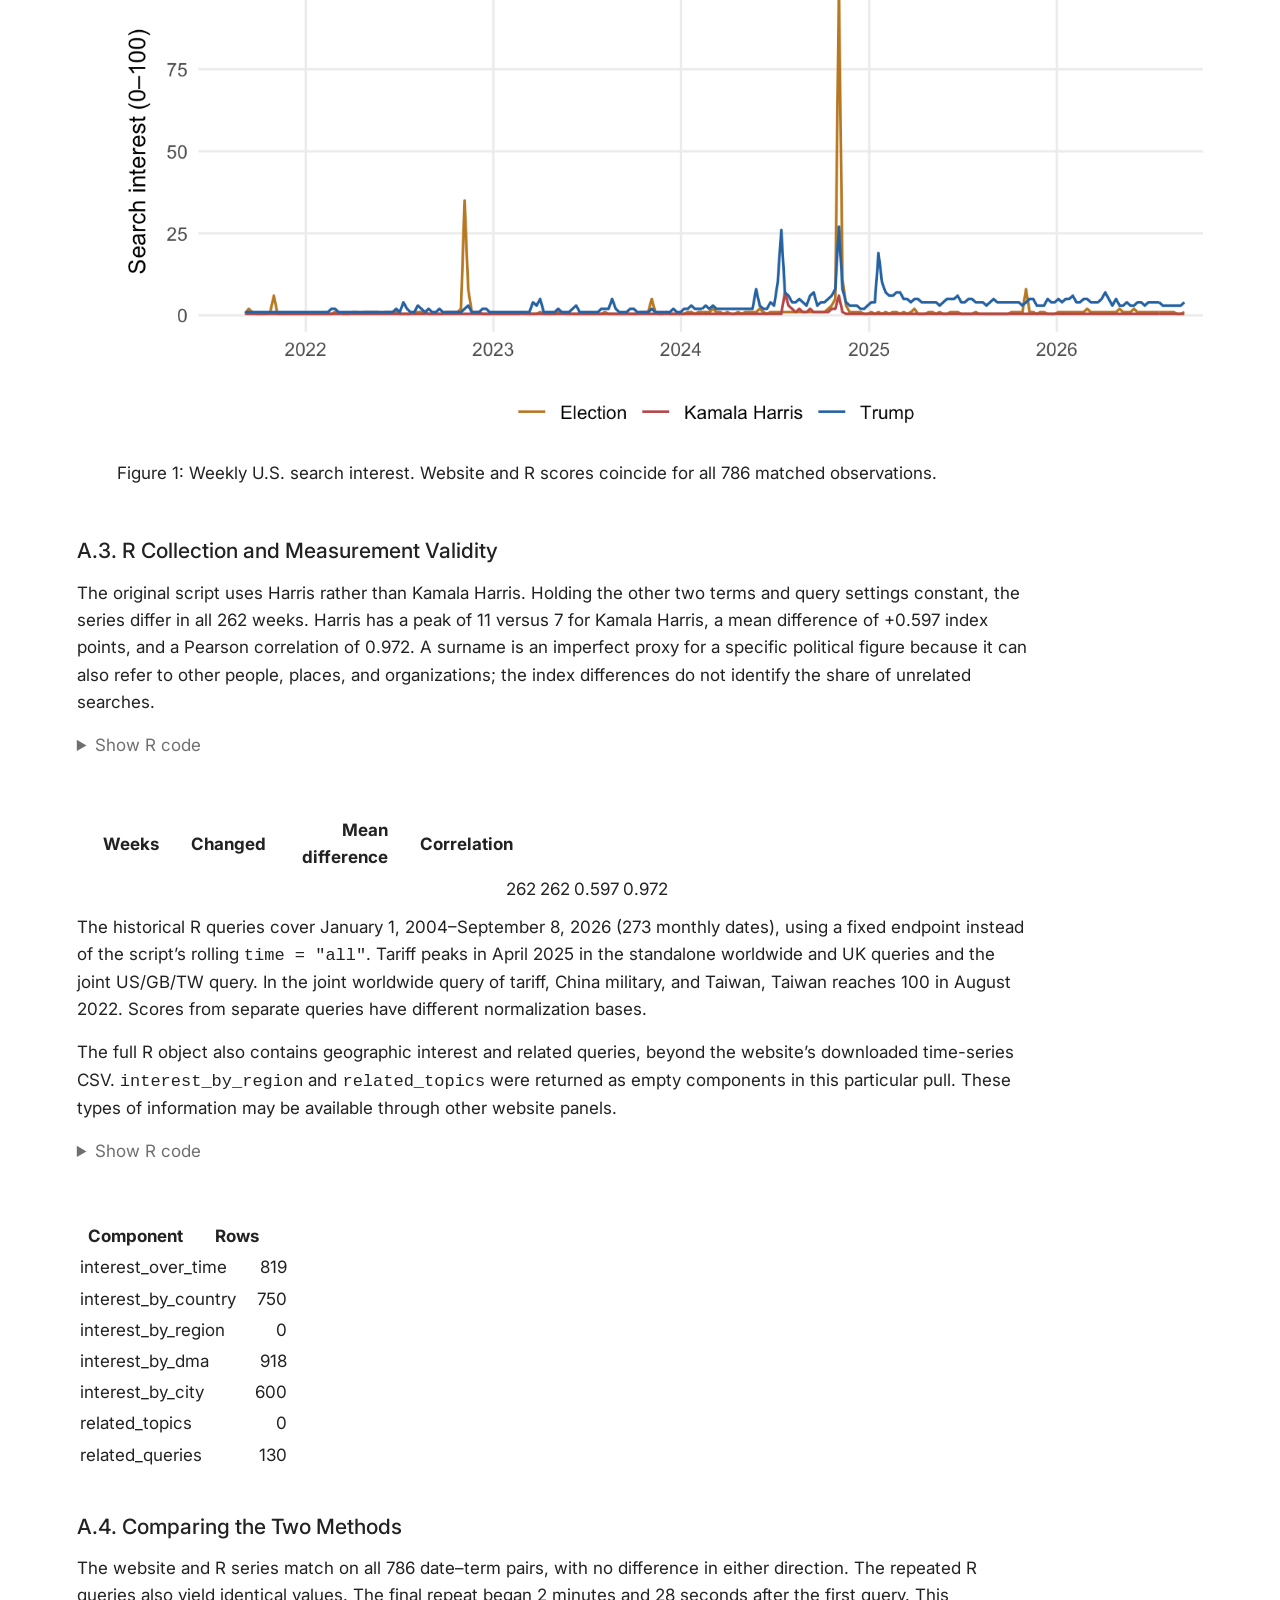
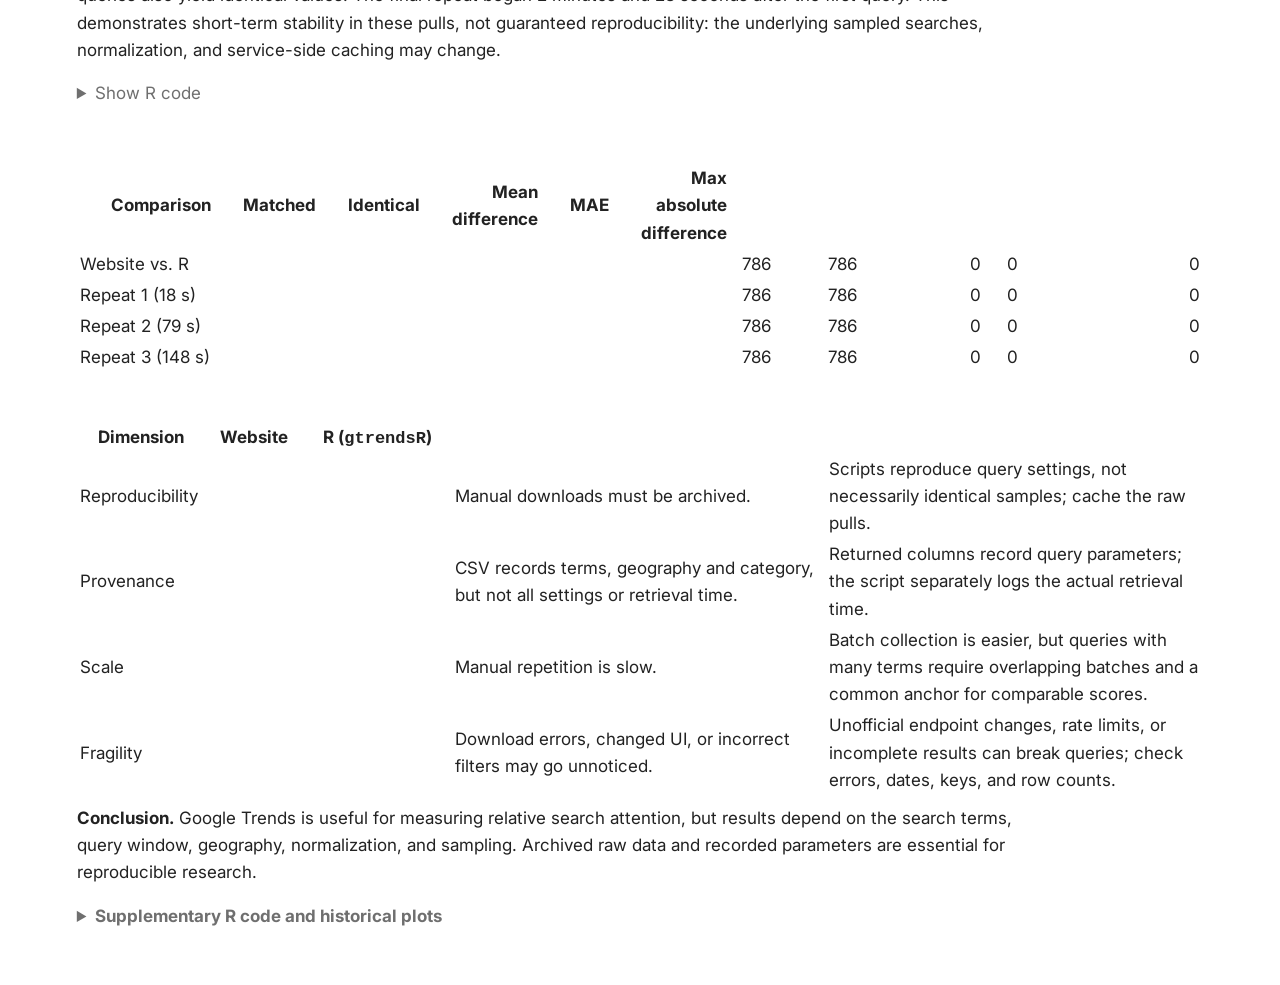
<file: docs/assign02.html>
<!DOCTYPE html>
<html xmlns="http://www.w3.org/1999/xhtml" lang="en" xml:lang="en"><head>

<meta charset="utf-8">
<meta name="generator" content="quarto-1.9.38">

<meta name="viewport" content="width=device-width, initial-scale=1.0, user-scalable=yes">


<title>Assignment 2: Google Trends – EPPS 6302: Methods of Data Collection and Production</title>
<style>
/* Default styles provided by pandoc.
** See https://pandoc.org/MANUAL.html#variables-for-html for config info.
*/
code{white-space: pre-wrap;}
span.smallcaps{font-variant: small-caps;}
div.columns{display: flex; gap: min(4vw, 1.5em);}
div.column{flex: auto; overflow-x: auto;}
div.hanging-indent{margin-left: 1.5em; text-indent: -1.5em;}
ul.task-list{list-style: none;}
ul.task-list li input[type="checkbox"] {
  width: 0.8em;
  margin: 0 0.8em 0.2em -1em; /* quarto-specific, see https://github.com/quarto-dev/quarto-cli/issues/4556 */ 
  vertical-align: middle;
}
.display.math{display: block; text-align: center; margin: 0.5rem auto;}
/* CSS for syntax highlighting */
html { -webkit-text-size-adjust: 100%; }
pre > code.sourceCode { white-space: pre; position: relative; }
pre > code.sourceCode > span { display: inline-block; line-height: 1.25; }
pre > code.sourceCode > span:empty { height: 1.2em; }
.sourceCode { overflow: visible; }
code.sourceCode > span { color: inherit; text-decoration: inherit; }
div.sourceCode { margin: 1em 0; }
pre.sourceCode { margin: 0; }
@media screen {
div.sourceCode { overflow: auto; }
}
@media print {
pre > code.sourceCode { white-space: pre-wrap; }
pre > code.sourceCode > span { text-indent: -5em; padding-left: 5em; }
}
pre.numberSource code
  { counter-reset: source-line 0; }
pre.numberSource code > span
  { position: relative; left: -4em; counter-increment: source-line; }
pre.numberSource code > span > a:first-child::before
  { content: counter(source-line);
    position: relative; left: -1em; text-align: right; vertical-align: baseline;
    border: none; display: inline-block;
    -webkit-touch-callout: none; -webkit-user-select: none;
    -khtml-user-select: none; -moz-user-select: none;
    -ms-user-select: none; user-select: none;
    padding: 0 4px; width: 4em;
  }
pre.numberSource { margin-left: 3em;  padding-left: 4px; }
div.sourceCode
  {   }
@media screen {
pre > code.sourceCode > span > a:first-child::before { text-decoration: underline; }
}
</style>


<script src="site_libs/clipboard/clipboard.min.js"></script>
<script src="site_libs/quarto-html/tabby.min.js"></script>
<script src="site_libs/quarto-html/popper.min.js"></script>
<script src="site_libs/quarto-html/tippy.umd.min.js"></script>
<script src="site_libs/quarto-html/anchor.min.js"></script>
<link href="site_libs/quarto-html/tippy.css" rel="stylesheet">
<link href="site_libs/quarto-html/light-border.css" rel="stylesheet">
<link href="site_libs/quarto-html/quarto-html-640605f58ae58ee79329c070719e555b.min.css" rel="stylesheet" append-hash="true" data-mode="light">
<link href="site_libs/quarto-html/quarto-syntax-highlighting-15634bcf2e68342d4ad2dfa704d543f6.css" rel="stylesheet" id="quarto-text-highlighting-styles">
<link rel="preconnect" href="https://fonts.googleapis.com">
<link rel="preconnect" href="https://fonts.gstatic.com" crossorigin="">
<link href="https://fonts.googleapis.com/css2?family=Inter:wght@400;500;600;700&amp;display=swap" rel="stylesheet">


<link rel="stylesheet" href="research.css">
<link rel="stylesheet" href="styles.css">
</head>

<body>

<header class="header">

    <div class="site-title">
        <div class="name">JING TAO</div>
        <div class="course-title">
            EPPS 6302: Methods of Data Collection and Production
        </div>
    </div>

    <nav class="nav">

        <a href="index.html">HOME</a>

        <a href="JING_TAO_CV.pdf" target="_blank">CV</a>

        <a href="research.html">RESEARCH</a>

        <a href="teaching.html">TEACHING</a>

        <div class="assignment-menu">

            <button aria-controls="assignment-links" aria-expanded="false" type="button">
                ASSIGNMENTS <span aria-hidden="true">▾</span>
            </button>

            <div class="assignment-links" hidden="" id="assignment-links">

                <a href="assign01.html">Assignment 1: Create a Quarto Website</a>
                <a href="assign02.html">Assignment 2: Google Trends</a>
                <a href="assign03.html">Assignment 3: ACS via tidycensus</a>
                <a href="assign04.html">Assignment 4: Web Scraping</a>
                <a href="assign05.html">Assignment 5: Government Data API</a>
                <a href="assign06.html">Assignment 6: Text Analytics with quanteda</a>
                <a href="assign07.html">Assignment 7: YouTube Data API</a>
                <a href="assign08.html">Assignment 8: Record Linkage</a>

            </div>

        </div>

    </nav>

</header>

<script>
document.addEventListener('DOMContentLoaded', function () {

    const menu = document.querySelector('.assignment-menu');
    const button = menu.querySelector('button');
    const links = menu.querySelector('.assignment-links');

    const toggle = (open) => {
        links.hidden = !open;
        button.setAttribute('aria-expanded', String(open));
    };

    button.addEventListener('click', () => toggle(links.hidden));

    document.addEventListener('click', e => {
        if (!menu.contains(e.target)) toggle(false);
    });

    document.addEventListener('keydown', e => {
        if (e.key === 'Escape') {
            toggle(false);
            button.focus();
        }
    });

    const page = location.pathname.split('/').pop() || 'index.html';

    document.querySelectorAll('.nav a').forEach(a => {
        if (a.getAttribute('href') === page) {
            a.classList.add('active');
            a.setAttribute('aria-current', 'page');
        }
    });

    if (/^assign\d+\.html$/.test(page)) {
        button.classList.add('active');
    }

});
</script>

<header id="title-block-header">
<h1 class="title">Assignment 2: Google Trends</h1>

</header>


<section id="assignment-2-google-trends" class="assignment-report">
<h1>Assignment 2: Google Trends</h1>
<p><strong>Two Ways to Get the Same Data</strong><br>
EPPS 6302 — Methods of Data Collection and Production | Fall 2026</p>
<h2 id="a.1.-data-collection-and-query-parameters" class="anchored">A.1. Data Collection and Query Parameters</h2>
<p>The analysis compares Google Trends website exports with data collected using <code>gtrendsR</code> (version 1.5.2). The historical cutoff is September 8, 2026, the assignment date; the data were retrieved on November 26, 2026.</p>
<table class="caption-top">
<thead>
<tr class="header">
<th style="text-align: left;">Parameter</th>
<th style="text-align: left;">Specification</th>
</tr>
</thead>
<tbody>
<tr class="odd">
<td style="text-align: left;">Search terms</td>
<td style="text-align: left;">Trump, Kamala Harris, Election</td>
</tr>
<tr class="even">
<td style="text-align: left;">Geography</td>
<td style="text-align: left;">United States (US)</td>
</tr>
<tr class="odd">
<td style="text-align: left;">Query window</td>
<td style="text-align: left;">September 8, 2021–September 8, 2026</td>
</tr>
<tr class="even">
<td style="text-align: left;">Category / search type</td>
<td style="text-align: left;">All categories (0) / Web Search</td>
</tr>
<tr class="odd">
<td style="text-align: left;">Query type</td>
<td style="text-align: left;">Search terms, not topics</td>
</tr>
<tr class="even">
<td style="text-align: left;">Website retrieval</td>
<td style="text-align: left;">November 26, 2026; exact time not recorded</td>
</tr>
<tr class="odd">
<td style="text-align: left;">Initial R retrieval</td>
<td style="text-align: left;">November 26, 2026, 15:04:05 CST</td>
</tr>
<tr class="even">
<td style="text-align: left;">Unit</td>
<td style="text-align: left;">Normalized search interest (0–100)</td>
</tr>
</tbody>
</table>
<p>All four website queries used the same geography, category, and search type. The shorter query covers June 10–September 8, 2026; the two-term query removes Election; and the independent news query uses <em>foldable iPhone</em>. The latter was selected because the anticipated product announcement received <a href="https://www.investing.com/news/stock-market-news/apples-ternus-faces-ai-test-as-foldable-iphone-takes-center-stage-4891208">Reuters coverage on September 8, 2026</a>. Its peak is 100 in the week labeled September 6, 2026.</p>
<div class="cell">
<details class="code-fold">
<summary>Show R code</summary>
<div class="code-copy-outer-scaffold"><div class="sourceCode cell-code" id="cb1"><pre class="sourceCode r code-with-copy"><code class="sourceCode r"><span id="cb1-1"><a href="#cb1-1" aria-hidden="true" tabindex="-1"></a><span class="fu">library</span>(readr)</span>
<span id="cb1-2"><a href="#cb1-2" aria-hidden="true" tabindex="-1"></a><span class="fu">library</span>(dplyr)</span>
<span id="cb1-3"><a href="#cb1-3" aria-hidden="true" tabindex="-1"></a><span class="fu">library</span>(tidyr)</span>
<span id="cb1-4"><a href="#cb1-4" aria-hidden="true" tabindex="-1"></a><span class="fu">library</span>(ggplot2)</span>
<span id="cb1-5"><a href="#cb1-5" aria-hidden="true" tabindex="-1"></a></span>
<span id="cb1-6"><a href="#cb1-6" aria-hidden="true" tabindex="-1"></a>data_dir <span class="ot">&lt;-</span> <span class="st">"data/assignment02_sep08"</span></span>
<span id="cb1-7"><a href="#cb1-7" aria-hidden="true" tabindex="-1"></a></span>
<span id="cb1-8"><a href="#cb1-8" aria-hidden="true" tabindex="-1"></a><span class="co"># Keep the original &lt;1 marker; use 0.5 only for numerical summaries.</span></span>
<span id="cb1-9"><a href="#cb1-9" aria-hidden="true" tabindex="-1"></a>score <span class="ot">&lt;-</span> <span class="cf">function</span>(x) <span class="fu">as.numeric</span>(<span class="fu">ifelse</span>(x <span class="sc">==</span> <span class="st">"&lt;1"</span>, <span class="st">"0.5"</span>, x))</span>
<span id="cb1-10"><a href="#cb1-10" aria-hidden="true" tabindex="-1"></a></span>
<span id="cb1-11"><a href="#cb1-11" aria-hidden="true" tabindex="-1"></a>read_web <span class="ot">&lt;-</span> <span class="cf">function</span>(file) {</span>
<span id="cb1-12"><a href="#cb1-12" aria-hidden="true" tabindex="-1"></a>  x <span class="ot">&lt;-</span> <span class="fu">read_csv</span>(<span class="fu">file.path</span>(data_dir, file), <span class="at">skip =</span> <span class="dv">2</span>,</span>
<span id="cb1-13"><a href="#cb1-13" aria-hidden="true" tabindex="-1"></a>                <span class="at">col_types =</span> <span class="fu">cols</span>(<span class="at">.default =</span> <span class="fu">col_character</span>()))</span>
<span id="cb1-14"><a href="#cb1-14" aria-hidden="true" tabindex="-1"></a>  <span class="fu">names</span>(x)[<span class="dv">1</span>] <span class="ot">&lt;-</span> <span class="st">"date"</span></span>
<span id="cb1-15"><a href="#cb1-15" aria-hidden="true" tabindex="-1"></a>  <span class="fu">names</span>(x) <span class="ot">&lt;-</span> <span class="fu">sub</span>(<span class="st">": </span><span class="sc">\\</span><span class="st">(United States</span><span class="sc">\\</span><span class="st">)$"</span>, <span class="st">""</span>, <span class="fu">names</span>(x))</span>
<span id="cb1-16"><a href="#cb1-16" aria-hidden="true" tabindex="-1"></a>  x <span class="sc">|&gt;</span></span>
<span id="cb1-17"><a href="#cb1-17" aria-hidden="true" tabindex="-1"></a>    <span class="fu">pivot_longer</span>(<span class="sc">-</span>date, <span class="at">names_to =</span> <span class="st">"keyword"</span>, <span class="at">values_to =</span> <span class="st">"hits"</span>) <span class="sc">|&gt;</span></span>
<span id="cb1-18"><a href="#cb1-18" aria-hidden="true" tabindex="-1"></a>    <span class="fu">mutate</span>(<span class="at">date =</span> <span class="fu">as.Date</span>(date), <span class="at">value =</span> <span class="fu">score</span>(hits))</span>
<span id="cb1-19"><a href="#cb1-19" aria-hidden="true" tabindex="-1"></a>}</span>
<span id="cb1-20"><a href="#cb1-20" aria-hidden="true" tabindex="-1"></a></span>
<span id="cb1-21"><a href="#cb1-21" aria-hidden="true" tabindex="-1"></a>read_r <span class="ot">&lt;-</span> <span class="cf">function</span>(file) {</span>
<span id="cb1-22"><a href="#cb1-22" aria-hidden="true" tabindex="-1"></a>  <span class="fu">read_csv</span>(<span class="fu">file.path</span>(data_dir, file),</span>
<span id="cb1-23"><a href="#cb1-23" aria-hidden="true" tabindex="-1"></a>           <span class="at">col_types =</span> <span class="fu">cols</span>(<span class="at">.default =</span> <span class="fu">col_character</span>())) <span class="sc">|&gt;</span></span>
<span id="cb1-24"><a href="#cb1-24" aria-hidden="true" tabindex="-1"></a>    <span class="fu">mutate</span>(<span class="at">date =</span> <span class="fu">as.Date</span>(<span class="fu">substr</span>(date, <span class="dv">1</span>, <span class="dv">10</span>)), <span class="at">value =</span> <span class="fu">score</span>(hits))</span>
<span id="cb1-25"><a href="#cb1-25" aria-hidden="true" tabindex="-1"></a>}</span>
<span id="cb1-26"><a href="#cb1-26" aria-hidden="true" tabindex="-1"></a></span>
<span id="cb1-27"><a href="#cb1-27" aria-hidden="true" tabindex="-1"></a>web <span class="ot">&lt;-</span> <span class="fu">read_web</span>(<span class="st">"web_5years.csv"</span>)</span>
<span id="cb1-28"><a href="#cb1-28" aria-hidden="true" tabindex="-1"></a>short <span class="ot">&lt;-</span> <span class="fu">read_web</span>(<span class="st">"web_90days.csv"</span>)</span>
<span id="cb1-29"><a href="#cb1-29" aria-hidden="true" tabindex="-1"></a>two <span class="ot">&lt;-</span> <span class="fu">read_web</span>(<span class="st">"web_2terms.csv"</span>)</span>
<span id="cb1-30"><a href="#cb1-30" aria-hidden="true" tabindex="-1"></a>news <span class="ot">&lt;-</span> <span class="fu">read_web</span>(<span class="st">"web_custom.csv"</span>)</span>
<span id="cb1-31"><a href="#cb1-31" aria-hidden="true" tabindex="-1"></a>r <span class="ot">&lt;-</span> <span class="fu">read_r</span>(<span class="st">"r_5years.csv"</span>)</span>
<span id="cb1-32"><a href="#cb1-32" aria-hidden="true" tabindex="-1"></a>harris <span class="ot">&lt;-</span> <span class="fu">read_r</span>(<span class="st">"r_harris.csv"</span>)</span>
<span id="cb1-33"><a href="#cb1-33" aria-hidden="true" tabindex="-1"></a></span>
<span id="cb1-34"><a href="#cb1-34" aria-hidden="true" tabindex="-1"></a><span class="co"># Verify the number of observations and uniqueness of comparison keys.</span></span>
<span id="cb1-35"><a href="#cb1-35" aria-hidden="true" tabindex="-1"></a><span class="fu">stopifnot</span>(<span class="fu">nrow</span>(web) <span class="sc">==</span> <span class="dv">786</span>L, <span class="fu">nrow</span>(r) <span class="sc">==</span> <span class="dv">786</span>L,</span>
<span id="cb1-36"><a href="#cb1-36" aria-hidden="true" tabindex="-1"></a>          <span class="fu">n_distinct</span>(short<span class="sc">$</span>date) <span class="sc">==</span> <span class="dv">91</span>L,</span>
<span id="cb1-37"><a href="#cb1-37" aria-hidden="true" tabindex="-1"></a>          <span class="sc">!</span><span class="fu">anyDuplicated</span>(web[<span class="fu">c</span>(<span class="st">"date"</span>, <span class="st">"keyword"</span>)]),</span>
<span id="cb1-38"><a href="#cb1-38" aria-hidden="true" tabindex="-1"></a>          <span class="sc">!</span><span class="fu">anyDuplicated</span>(r[<span class="fu">c</span>(<span class="st">"date"</span>, <span class="st">"keyword"</span>)]))</span>
<span id="cb1-39"><a href="#cb1-39" aria-hidden="true" tabindex="-1"></a></span>
<span id="cb1-40"><a href="#cb1-40" aria-hidden="true" tabindex="-1"></a>align <span class="ot">&lt;-</span> <span class="cf">function</span>(a, b) {</span>
<span id="cb1-41"><a href="#cb1-41" aria-hidden="true" tabindex="-1"></a>  <span class="fu">inner_join</span>(<span class="fu">select</span>(a, date, keyword, hits, value),</span>
<span id="cb1-42"><a href="#cb1-42" aria-hidden="true" tabindex="-1"></a>             <span class="fu">select</span>(b, date, keyword, hits, value),</span>
<span id="cb1-43"><a href="#cb1-43" aria-hidden="true" tabindex="-1"></a>             <span class="at">by =</span> <span class="fu">c</span>(<span class="st">"date"</span>, <span class="st">"keyword"</span>), <span class="at">suffix =</span> <span class="fu">c</span>(<span class="st">"_a"</span>, <span class="st">"_b"</span>)) <span class="sc">|&gt;</span></span>
<span id="cb1-44"><a href="#cb1-44" aria-hidden="true" tabindex="-1"></a>    <span class="fu">mutate</span>(<span class="at">difference =</span> value_b <span class="sc">-</span> value_a,</span>
<span id="cb1-45"><a href="#cb1-45" aria-hidden="true" tabindex="-1"></a>           <span class="at">changed =</span> hits_a <span class="sc">!=</span> hits_b)</span>
<span id="cb1-46"><a href="#cb1-46" aria-hidden="true" tabindex="-1"></a>}</span></code></pre></div><button title="Copy to Clipboard" class="code-copy-button"><i class="bi"></i></button></div>
</details>
</div>
<h2 id="a.2.-exploring-the-website-data" class="anchored">A.2. Exploring the Website Data</h2>
<p>The five-year export contains 262 weekly observations per term (September 5, 2021–September 6, 2026). The shorter query contains 91 daily dates. The weekly labels identify the start of each week, not the exact query boundaries. A score of 100 indicates peak relative search interest within a query; 0 indicates insufficient relative search interest to report a nonzero score, not necessarily zero searches. Google normalizes sampled searches by total searches and rescales the resulting shares (<a href="https://support.google.com/trends/answer/4365533">Google Trends documentation</a>). Values reported as <code>&lt;1</code> are coded as 0.5 for numerical summaries only.</p>
<div class="cell">
<details class="code-fold">
<summary>Show R code</summary>
<div class="code-copy-outer-scaffold"><div class="sourceCode cell-code" id="cb2"><pre class="sourceCode r code-with-copy"><code class="sourceCode r"><span id="cb2-1"><a href="#cb2-1" aria-hidden="true" tabindex="-1"></a>normalization <span class="ot">&lt;-</span> <span class="fu">align</span>(web, two) <span class="sc">|&gt;</span></span>
<span id="cb2-2"><a href="#cb2-2" aria-hidden="true" tabindex="-1"></a>  <span class="fu">group_by</span>(keyword) <span class="sc">|&gt;</span></span>
<span id="cb2-3"><a href="#cb2-3" aria-hidden="true" tabindex="-1"></a>  <span class="fu">summarise</span>(<span class="at">Weeks =</span> <span class="fu">n</span>(),</span>
<span id="cb2-4"><a href="#cb2-4" aria-hidden="true" tabindex="-1"></a>            <span class="st">`</span><span class="at">Peak: three terms</span><span class="st">`</span> <span class="ot">=</span> <span class="fu">max</span>(value_a),</span>
<span id="cb2-5"><a href="#cb2-5" aria-hidden="true" tabindex="-1"></a>            <span class="st">`</span><span class="at">Peak: two terms</span><span class="st">`</span> <span class="ot">=</span> <span class="fu">max</span>(value_b),</span>
<span id="cb2-6"><a href="#cb2-6" aria-hidden="true" tabindex="-1"></a>            <span class="st">`</span><span class="at">Weeks changed</span><span class="st">`</span> <span class="ot">=</span> <span class="fu">sum</span>(changed),</span>
<span id="cb2-7"><a href="#cb2-7" aria-hidden="true" tabindex="-1"></a>            <span class="st">`</span><span class="at">Mean change</span><span class="st">`</span> <span class="ot">=</span> <span class="fu">mean</span>(difference), <span class="at">.groups =</span> <span class="st">"drop"</span>) <span class="sc">|&gt;</span></span>
<span id="cb2-8"><a href="#cb2-8" aria-hidden="true" tabindex="-1"></a>  <span class="fu">rename</span>(<span class="at">Term =</span> keyword)</span>
<span id="cb2-9"><a href="#cb2-9" aria-hidden="true" tabindex="-1"></a>knitr<span class="sc">::</span><span class="fu">kable</span>(normalization, <span class="at">digits =</span> <span class="dv">3</span>)</span></code></pre></div><button title="Copy to Clipboard" class="code-copy-button"><i class="bi"></i></button></div>
</details>
<div class="cell-output-display">
<table class="caption-top">
<colgroup>
<col style="width: 17%">
<col style="width: 7%">
<col style="width: 22%">
<col style="width: 20%">
<col style="width: 17%">
<col style="width: 15%">
</colgroup>
<thead>
<tr class="header">
<th style="text-align: left;">Term</th>
<th style="text-align: right;">Weeks</th>
<th style="text-align: right;">Peak: three terms</th>
<th style="text-align: right;">Peak: two terms</th>
<th style="text-align: right;">Weeks changed</th>
<th style="text-align: right;">Mean change</th>
</tr>
</thead>
<tbody>
<tr class="odd">
<td style="text-align: left;">Kamala Harris</td>
<td style="text-align: right;">262</td>
<td style="text-align: right;">7</td>
<td style="text-align: right;">24</td>
<td style="text-align: right;">32</td>
<td style="text-align: right;">0.395</td>
</tr>
<tr class="even">
<td style="text-align: left;">Trump</td>
<td style="text-align: right;">262</td>
<td style="text-align: right;">27</td>
<td style="text-align: right;">100</td>
<td style="text-align: right;">262</td>
<td style="text-align: right;">8.198</td>
</tr>
</tbody>
</table>
</div>
</div>
<p>Removing Election raises the remaining scores because the query is rescaled. These increases do not imply an increase in search volume. The three-term series peaks during the week of November 3, 2024, when Election reaches 100.</p>
<div class="cell">
<details class="code-fold">
<summary>Show R code</summary>
<div class="code-copy-outer-scaffold"><div class="sourceCode cell-code" id="cb3"><pre class="sourceCode r code-with-copy"><code class="sourceCode r"><span id="cb3-1"><a href="#cb3-1" aria-hidden="true" tabindex="-1"></a><span class="fu">ggplot</span>(web, <span class="fu">aes</span>(date, value, <span class="at">colour =</span> keyword)) <span class="sc">+</span></span>
<span id="cb3-2"><a href="#cb3-2" aria-hidden="true" tabindex="-1"></a>  <span class="fu">geom_line</span>(<span class="at">linewidth =</span> <span class="fl">0.65</span>) <span class="sc">+</span></span>
<span id="cb3-3"><a href="#cb3-3" aria-hidden="true" tabindex="-1"></a>  <span class="fu">scale_colour_manual</span>(<span class="at">values =</span> <span class="fu">c</span>(<span class="st">"Election"</span> <span class="ot">=</span> <span class="st">"#B7791F"</span>,</span>
<span id="cb3-4"><a href="#cb3-4" aria-hidden="true" tabindex="-1"></a>                                 <span class="st">"Kamala Harris"</span> <span class="ot">=</span> <span class="st">"#B54747"</span>,</span>
<span id="cb3-5"><a href="#cb3-5" aria-hidden="true" tabindex="-1"></a>                                 <span class="st">"Trump"</span> <span class="ot">=</span> <span class="st">"#2463A3"</span>)) <span class="sc">+</span></span>
<span id="cb3-6"><a href="#cb3-6" aria-hidden="true" tabindex="-1"></a>  <span class="fu">scale_y_continuous</span>(<span class="at">limits =</span> <span class="fu">c</span>(<span class="dv">0</span>, <span class="dv">100</span>), <span class="at">breaks =</span> <span class="fu">seq</span>(<span class="dv">0</span>, <span class="dv">100</span>, <span class="dv">25</span>)) <span class="sc">+</span></span>
<span id="cb3-7"><a href="#cb3-7" aria-hidden="true" tabindex="-1"></a>  <span class="fu">labs</span>(<span class="at">x =</span> <span class="cn">NULL</span>, <span class="at">y =</span> <span class="st">"Search interest (0–100)"</span>, <span class="at">colour =</span> <span class="cn">NULL</span>) <span class="sc">+</span></span>
<span id="cb3-8"><a href="#cb3-8" aria-hidden="true" tabindex="-1"></a>  <span class="fu">theme_minimal</span>(<span class="at">base_size =</span> <span class="dv">12</span>) <span class="sc">+</span></span>
<span id="cb3-9"><a href="#cb3-9" aria-hidden="true" tabindex="-1"></a>  <span class="fu">theme</span>(<span class="at">legend.position =</span> <span class="st">"bottom"</span>, <span class="at">panel.grid.minor =</span> <span class="fu">element_blank</span>())</span></code></pre></div><button title="Copy to Clipboard" class="code-copy-button"><i class="bi"></i></button></div>
</details>
<div class="cell-output-display">
<div id="fig-us-trends" class="quarto-float quarto-figure quarto-figure-center anchored">
<figure class="quarto-float quarto-float-fig">
<div aria-describedby="fig-us-trends-caption-0ceaefa1-69ba-4598-a22c-09a6ac19f8ca">
<img src="assign02_files/figure-html/fig-us-trends-1.png" class="img-fluid" style="width:100.0%">
</div>
<figcaption class="quarto-float-caption-bottom quarto-float-caption quarto-float-fig" id="fig-us-trends-caption-0ceaefa1-69ba-4598-a22c-09a6ac19f8ca">
Figure&nbsp;1: Weekly U.S. search interest. Website and R scores coincide for all 786 matched observations.
</figcaption>
</figure>
</div>
</div>
</div>
<h2 id="a.3.-r-collection-and-measurement-validity" class="anchored">A.3. R Collection and Measurement Validity</h2>
<p>The original script uses Harris rather than Kamala Harris. Holding the other two terms and query settings constant, the series differ in all 262 weeks. Harris has a peak of 11 versus 7 for Kamala Harris, a mean difference of +0.597 index points, and a Pearson correlation of 0.972. A surname is an imperfect proxy for a specific political figure because it can also refer to other people, places, and organizations; the index differences do not identify the share of unrelated searches.</p>
<div class="cell">
<details class="code-fold">
<summary>Show R code</summary>
<div class="code-copy-outer-scaffold"><div class="sourceCode cell-code" id="cb4"><pre class="sourceCode r code-with-copy"><code class="sourceCode r"><span id="cb4-1"><a href="#cb4-1" aria-hidden="true" tabindex="-1"></a>h <span class="ot">&lt;-</span> <span class="fu">align</span>(<span class="fu">filter</span>(r, keyword <span class="sc">==</span> <span class="st">"Kamala Harris"</span>),</span>
<span id="cb4-2"><a href="#cb4-2" aria-hidden="true" tabindex="-1"></a>           <span class="fu">filter</span>(harris, keyword <span class="sc">==</span> <span class="st">"Harris"</span>) <span class="sc">|&gt;</span></span>
<span id="cb4-3"><a href="#cb4-3" aria-hidden="true" tabindex="-1"></a>             <span class="fu">mutate</span>(<span class="at">keyword =</span> <span class="st">"Kamala Harris"</span>))</span>
<span id="cb4-4"><a href="#cb4-4" aria-hidden="true" tabindex="-1"></a><span class="fu">stopifnot</span>(<span class="fu">nrow</span>(h) <span class="sc">==</span> <span class="dv">262</span>L)</span>
<span id="cb4-5"><a href="#cb4-5" aria-hidden="true" tabindex="-1"></a>knitr<span class="sc">::</span><span class="fu">kable</span>(<span class="fu">data.frame</span>(</span>
<span id="cb4-6"><a href="#cb4-6" aria-hidden="true" tabindex="-1"></a>  <span class="at">Weeks =</span> <span class="fu">nrow</span>(h), <span class="at">Changed =</span> <span class="fu">sum</span>(h<span class="sc">$</span>changed),</span>
<span id="cb4-7"><a href="#cb4-7" aria-hidden="true" tabindex="-1"></a>  <span class="st">`</span><span class="at">Mean difference</span><span class="st">`</span> <span class="ot">=</span> <span class="fu">mean</span>(h<span class="sc">$</span>difference),</span>
<span id="cb4-8"><a href="#cb4-8" aria-hidden="true" tabindex="-1"></a>  <span class="at">Correlation =</span> <span class="fu">cor</span>(h<span class="sc">$</span>value_a, h<span class="sc">$</span>value_b), <span class="at">check.names =</span> <span class="cn">FALSE</span>), <span class="at">digits =</span> <span class="dv">3</span>)</span></code></pre></div><button title="Copy to Clipboard" class="code-copy-button"><i class="bi"></i></button></div>
</details>
<div class="cell-output-display">
<table class="caption-top">
<thead>
<tr class="header">
<th style="text-align: right;">Weeks</th>
<th style="text-align: right;">Changed</th>
<th style="text-align: right;">Mean difference</th>
<th style="text-align: right;">Correlation</th>
</tr>
</thead>
<tbody>
<tr class="odd">
<td style="text-align: right;">262</td>
<td style="text-align: right;">262</td>
<td style="text-align: right;">0.597</td>
<td style="text-align: right;">0.972</td>
</tr>
</tbody>
</table>
</div>
</div>
<p>The historical R queries cover January 1, 2004–September 8, 2026 (273 monthly dates), using a fixed endpoint instead of the script’s rolling <code>time = "all"</code>. Tariff peaks in April 2025 in the standalone worldwide and UK queries and the joint US/GB/TW query. In the joint worldwide query of tariff, China military, and Taiwan, Taiwan reaches 100 in August 2022. Scores from separate queries have different normalization bases.</p>
<p>The full R object also contains geographic interest and related queries, beyond the website’s downloaded time-series CSV. <code>interest_by_region</code> and <code>related_topics</code> were returned as empty components in this particular pull. These types of information may be available through other website panels.</p>
<div class="cell">
<details class="code-fold">
<summary>Show R code</summary>
<div class="code-copy-outer-scaffold"><div class="sourceCode cell-code" id="cb5"><pre class="sourceCode r code-with-copy"><code class="sourceCode r"><span id="cb5-1"><a href="#cb5-1" aria-hidden="true" tabindex="-1"></a><span class="co"># Read the original object, without contacting Google Trends.</span></span>
<span id="cb5-2"><a href="#cb5-2" aria-hidden="true" tabindex="-1"></a>tct <span class="ot">&lt;-</span> <span class="fu">readRDS</span>(<span class="fu">file.path</span>(data_dir, <span class="st">"r_world_3terms.rds"</span>))</span>
<span id="cb5-3"><a href="#cb5-3" aria-hidden="true" tabindex="-1"></a>knitr<span class="sc">::</span><span class="fu">kable</span>(<span class="fu">data.frame</span>(<span class="at">Component =</span> <span class="fu">names</span>(tct),</span>
<span id="cb5-4"><a href="#cb5-4" aria-hidden="true" tabindex="-1"></a>                        <span class="at">Rows =</span> <span class="fu">as.integer</span>(<span class="fu">sapply</span>(tct, NROW))))</span></code></pre></div><button title="Copy to Clipboard" class="code-copy-button"><i class="bi"></i></button></div>
</details>
<div class="cell-output-display">
<table class="caption-top">
<thead>
<tr class="header">
<th style="text-align: left;">Component</th>
<th style="text-align: right;">Rows</th>
</tr>
</thead>
<tbody>
<tr class="odd">
<td style="text-align: left;">interest_over_time</td>
<td style="text-align: right;">819</td>
</tr>
<tr class="even">
<td style="text-align: left;">interest_by_country</td>
<td style="text-align: right;">750</td>
</tr>
<tr class="odd">
<td style="text-align: left;">interest_by_region</td>
<td style="text-align: right;">0</td>
</tr>
<tr class="even">
<td style="text-align: left;">interest_by_dma</td>
<td style="text-align: right;">918</td>
</tr>
<tr class="odd">
<td style="text-align: left;">interest_by_city</td>
<td style="text-align: right;">600</td>
</tr>
<tr class="even">
<td style="text-align: left;">related_topics</td>
<td style="text-align: right;">0</td>
</tr>
<tr class="odd">
<td style="text-align: left;">related_queries</td>
<td style="text-align: right;">130</td>
</tr>
</tbody>
</table>
</div>
</div>
<h2 id="a.4.-comparing-the-two-methods" class="anchored">A.4. Comparing the Two Methods</h2>
<p>The website and R series match on all 786 date–term pairs, with no difference in either direction. The repeated R queries also yield identical values. The final repeat began 2 minutes and 28 seconds after the first query. This demonstrates short-term stability in these pulls, not guaranteed reproducibility: the underlying sampled searches, normalization, and service-side caching may change.</p>
<div class="cell">
<details class="code-fold">
<summary>Show R code</summary>
<div class="code-copy-outer-scaffold"><div class="sourceCode cell-code" id="cb6"><pre class="sourceCode r code-with-copy"><code class="sourceCode r"><span id="cb6-1"><a href="#cb6-1" aria-hidden="true" tabindex="-1"></a>compare <span class="ot">&lt;-</span> <span class="cf">function</span>(a, b, label) {</span>
<span id="cb6-2"><a href="#cb6-2" aria-hidden="true" tabindex="-1"></a>  x <span class="ot">&lt;-</span> <span class="fu">align</span>(a, b)</span>
<span id="cb6-3"><a href="#cb6-3" aria-hidden="true" tabindex="-1"></a>  <span class="fu">stopifnot</span>(<span class="fu">nrow</span>(x) <span class="sc">==</span> <span class="fu">nrow</span>(a), <span class="fu">nrow</span>(x) <span class="sc">==</span> <span class="fu">nrow</span>(b))</span>
<span id="cb6-4"><a href="#cb6-4" aria-hidden="true" tabindex="-1"></a>  <span class="fu">data.frame</span>(<span class="at">Comparison =</span> label, <span class="at">Matched =</span> <span class="fu">nrow</span>(x),</span>
<span id="cb6-5"><a href="#cb6-5" aria-hidden="true" tabindex="-1"></a>             <span class="at">Identical =</span> <span class="fu">sum</span>(<span class="sc">!</span>x<span class="sc">$</span>changed),</span>
<span id="cb6-6"><a href="#cb6-6" aria-hidden="true" tabindex="-1"></a>             <span class="st">`</span><span class="at">Mean difference</span><span class="st">`</span> <span class="ot">=</span> <span class="fu">mean</span>(x<span class="sc">$</span>difference),</span>
<span id="cb6-7"><a href="#cb6-7" aria-hidden="true" tabindex="-1"></a>             <span class="at">MAE =</span> <span class="fu">mean</span>(<span class="fu">abs</span>(x<span class="sc">$</span>difference)),</span>
<span id="cb6-8"><a href="#cb6-8" aria-hidden="true" tabindex="-1"></a>             <span class="st">`</span><span class="at">Max absolute difference</span><span class="st">`</span> <span class="ot">=</span> <span class="fu">max</span>(<span class="fu">abs</span>(x<span class="sc">$</span>difference)),</span>
<span id="cb6-9"><a href="#cb6-9" aria-hidden="true" tabindex="-1"></a>             <span class="at">check.names =</span> <span class="cn">FALSE</span>)</span>
<span id="cb6-10"><a href="#cb6-10" aria-hidden="true" tabindex="-1"></a>}</span>
<span id="cb6-11"><a href="#cb6-11" aria-hidden="true" tabindex="-1"></a>comparison <span class="ot">&lt;-</span> <span class="fu">bind_rows</span>(</span>
<span id="cb6-12"><a href="#cb6-12" aria-hidden="true" tabindex="-1"></a>  <span class="fu">compare</span>(web, r, <span class="st">"Website vs. R"</span>),</span>
<span id="cb6-13"><a href="#cb6-13" aria-hidden="true" tabindex="-1"></a>  <span class="fu">compare</span>(r, <span class="fu">read_r</span>(<span class="st">"r_5years_repeat.csv"</span>), <span class="st">"Repeat 1 (18 s)"</span>),</span>
<span id="cb6-14"><a href="#cb6-14" aria-hidden="true" tabindex="-1"></a>  <span class="fu">compare</span>(r, <span class="fu">read_r</span>(<span class="st">"r_5years_repeat_later.csv"</span>), <span class="st">"Repeat 2 (79 s)"</span>),</span>
<span id="cb6-15"><a href="#cb6-15" aria-hidden="true" tabindex="-1"></a>  <span class="fu">compare</span>(r, <span class="fu">read_r</span>(<span class="st">"r_5years_repeat_final.csv"</span>), <span class="st">"Repeat 3 (148 s)"</span>)</span>
<span id="cb6-16"><a href="#cb6-16" aria-hidden="true" tabindex="-1"></a>)</span>
<span id="cb6-17"><a href="#cb6-17" aria-hidden="true" tabindex="-1"></a>knitr<span class="sc">::</span><span class="fu">kable</span>(comparison, <span class="at">digits =</span> <span class="dv">3</span>)</span></code></pre></div><button title="Copy to Clipboard" class="code-copy-button"><i class="bi"></i></button></div>
</details>
<div class="cell-output-display">
<table class="caption-top">
<colgroup>
<col style="width: 21%">
<col style="width: 10%">
<col style="width: 12%">
<col style="width: 20%">
<col style="width: 5%">
<col style="width: 30%">
</colgroup>
<thead>
<tr class="header">
<th style="text-align: left;">Comparison</th>
<th style="text-align: right;">Matched</th>
<th style="text-align: right;">Identical</th>
<th style="text-align: right;">Mean difference</th>
<th style="text-align: right;">MAE</th>
<th style="text-align: right;">Max absolute difference</th>
</tr>
</thead>
<tbody>
<tr class="odd">
<td style="text-align: left;">Website vs.&nbsp;R</td>
<td style="text-align: right;">786</td>
<td style="text-align: right;">786</td>
<td style="text-align: right;">0</td>
<td style="text-align: right;">0</td>
<td style="text-align: right;">0</td>
</tr>
<tr class="even">
<td style="text-align: left;">Repeat 1 (18 s)</td>
<td style="text-align: right;">786</td>
<td style="text-align: right;">786</td>
<td style="text-align: right;">0</td>
<td style="text-align: right;">0</td>
<td style="text-align: right;">0</td>
</tr>
<tr class="odd">
<td style="text-align: left;">Repeat 2 (79 s)</td>
<td style="text-align: right;">786</td>
<td style="text-align: right;">786</td>
<td style="text-align: right;">0</td>
<td style="text-align: right;">0</td>
<td style="text-align: right;">0</td>
</tr>
<tr class="even">
<td style="text-align: left;">Repeat 3 (148 s)</td>
<td style="text-align: right;">786</td>
<td style="text-align: right;">786</td>
<td style="text-align: right;">0</td>
<td style="text-align: right;">0</td>
<td style="text-align: right;">0</td>
</tr>
</tbody>
</table>
</div>
</div>
<table class="caption-top">
<colgroup>
<col style="width: 33%">
<col style="width: 33%">
<col style="width: 33%">
</colgroup>
<thead>
<tr class="header">
<th style="text-align: left;">Dimension</th>
<th style="text-align: left;">Website</th>
<th style="text-align: left;">R (<code>gtrendsR</code>)</th>
</tr>
</thead>
<tbody>
<tr class="odd">
<td style="text-align: left;">Reproducibility</td>
<td style="text-align: left;">Manual downloads must be archived.</td>
<td style="text-align: left;">Scripts reproduce query settings, not necessarily identical samples; cache the raw pulls.</td>
</tr>
<tr class="even">
<td style="text-align: left;">Provenance</td>
<td style="text-align: left;">CSV records terms, geography and category, but not all settings or retrieval time.</td>
<td style="text-align: left;">Returned columns record query parameters; the script separately logs the actual retrieval time.</td>
</tr>
<tr class="odd">
<td style="text-align: left;">Scale</td>
<td style="text-align: left;">Manual repetition is slow.</td>
<td style="text-align: left;">Batch collection is easier, but queries with many terms require overlapping batches and a common anchor for comparable scores.</td>
</tr>
<tr class="even">
<td style="text-align: left;">Fragility</td>
<td style="text-align: left;">Download errors, changed UI, or incorrect filters may go unnoticed.</td>
<td style="text-align: left;">Unofficial endpoint changes, rate limits, or incomplete results can break queries; check errors, dates, keys, and row counts.</td>
</tr>
</tbody>
</table>
<p><strong>Conclusion.</strong> Google Trends is useful for measuring relative search attention, but results depend on the search terms, query window, geography, normalization, and sampling. Archived raw data and recorded parameters are essential for reproducible research.</p>
<details>
<summary>
<strong>Supplementary R code and historical plots</strong>
</summary>
<p>The following collection code reproduces the query design. The actual data are cached as CSV and RDS files. It is displayed as reference code only; rendering this report does not rerun the Google Trends requests. The three repeat calls were executed separately at the recorded times.</p>
<div class="code-copy-outer-scaffold"><div class="sourceCode" id="cb7"><pre class="sourceCode r code-with-copy"><code class="sourceCode r"><span id="cb7-1"><a href="#cb7-1" aria-hidden="true" tabindex="-1"></a><span class="fu">library</span>(gtrendsR)</span>
<span id="cb7-2"><a href="#cb7-2" aria-hidden="true" tabindex="-1"></a><span class="fu">library</span>(readr)</span>
<span id="cb7-3"><a href="#cb7-3" aria-hidden="true" tabindex="-1"></a></span>
<span id="cb7-4"><a href="#cb7-4" aria-hidden="true" tabindex="-1"></a>data_dir <span class="ot">&lt;-</span> <span class="st">"data/assignment02_sep08"</span></span>
<span id="cb7-5"><a href="#cb7-5" aria-hidden="true" tabindex="-1"></a><span class="fu">dir.create</span>(data_dir, <span class="at">recursive =</span> <span class="cn">TRUE</span>, <span class="at">showWarnings =</span> <span class="cn">FALSE</span>)</span>
<span id="cb7-6"><a href="#cb7-6" aria-hidden="true" tabindex="-1"></a>time_5years <span class="ot">&lt;-</span> <span class="st">"2021-09-08 2026-09-08"</span></span>
<span id="cb7-7"><a href="#cb7-7" aria-hidden="true" tabindex="-1"></a>time_all <span class="ot">&lt;-</span> <span class="st">"2004-01-01 2026-09-08"</span></span>
<span id="cb7-8"><a href="#cb7-8" aria-hidden="true" tabindex="-1"></a></span>
<span id="cb7-9"><a href="#cb7-9" aria-hidden="true" tabindex="-1"></a>collect_trends <span class="ot">&lt;-</span> <span class="cf">function</span>(filename, ...) {</span>
<span id="cb7-10"><a href="#cb7-10" aria-hidden="true" tabindex="-1"></a>  path <span class="ot">&lt;-</span> <span class="fu">file.path</span>(data_dir, filename)</span>
<span id="cb7-11"><a href="#cb7-11" aria-hidden="true" tabindex="-1"></a>  <span class="cf">if</span> (<span class="fu">file.exists</span>(<span class="fu">paste0</span>(path, <span class="st">".rds"</span>))) {</span>
<span id="cb7-12"><a href="#cb7-12" aria-hidden="true" tabindex="-1"></a>    <span class="fu">return</span>(<span class="fu">readRDS</span>(<span class="fu">paste0</span>(path, <span class="st">".rds"</span>)))</span>
<span id="cb7-13"><a href="#cb7-13" aria-hidden="true" tabindex="-1"></a>  }</span>
<span id="cb7-14"><a href="#cb7-14" aria-hidden="true" tabindex="-1"></a>  pulled_at <span class="ot">&lt;-</span> <span class="fu">Sys.time</span>()</span>
<span id="cb7-15"><a href="#cb7-15" aria-hidden="true" tabindex="-1"></a>  result <span class="ot">&lt;-</span> <span class="fu">gtrends</span>(...)</span>
<span id="cb7-16"><a href="#cb7-16" aria-hidden="true" tabindex="-1"></a>  <span class="fu">saveRDS</span>(result, <span class="fu">paste0</span>(path, <span class="st">".rds"</span>))</span>
<span id="cb7-17"><a href="#cb7-17" aria-hidden="true" tabindex="-1"></a>  <span class="fu">write_csv</span>(result<span class="sc">$</span>interest_over_time, <span class="fu">paste0</span>(path, <span class="st">".csv"</span>))</span>
<span id="cb7-18"><a href="#cb7-18" aria-hidden="true" tabindex="-1"></a>  <span class="fu">writeLines</span>(<span class="fu">format</span>(pulled_at, <span class="at">tz =</span> <span class="st">"America/Chicago"</span>, <span class="at">usetz =</span> <span class="cn">TRUE</span>),</span>
<span id="cb7-19"><a href="#cb7-19" aria-hidden="true" tabindex="-1"></a>             <span class="fu">paste0</span>(path, <span class="st">"_retrieval.txt"</span>))</span>
<span id="cb7-20"><a href="#cb7-20" aria-hidden="true" tabindex="-1"></a>  result</span>
<span id="cb7-21"><a href="#cb7-21" aria-hidden="true" tabindex="-1"></a>}</span>
<span id="cb7-22"><a href="#cb7-22" aria-hidden="true" tabindex="-1"></a></span>
<span id="cb7-23"><a href="#cb7-23" aria-hidden="true" tabindex="-1"></a>us_query <span class="ot">&lt;-</span> <span class="cf">function</span>(filename, terms) {</span>
<span id="cb7-24"><a href="#cb7-24" aria-hidden="true" tabindex="-1"></a>  <span class="fu">collect_trends</span>(filename, <span class="at">keyword =</span> terms, <span class="at">geo =</span> <span class="st">"US"</span>,</span>
<span id="cb7-25"><a href="#cb7-25" aria-hidden="true" tabindex="-1"></a>                 <span class="at">time =</span> time_5years, <span class="at">gprop =</span> <span class="st">"web"</span>, <span class="at">category =</span> <span class="dv">0</span>,</span>
<span id="cb7-26"><a href="#cb7-26" aria-hidden="true" tabindex="-1"></a>                 <span class="at">onlyInterest =</span> <span class="cn">TRUE</span>)</span>
<span id="cb7-27"><a href="#cb7-27" aria-hidden="true" tabindex="-1"></a>}</span>
<span id="cb7-28"><a href="#cb7-28" aria-hidden="true" tabindex="-1"></a>terms <span class="ot">&lt;-</span> <span class="fu">c</span>(<span class="st">"Trump"</span>, <span class="st">"Kamala Harris"</span>, <span class="st">"Election"</span>)</span>
<span id="cb7-29"><a href="#cb7-29" aria-hidden="true" tabindex="-1"></a>trends_us <span class="ot">&lt;-</span> <span class="fu">us_query</span>(<span class="st">"r_5years"</span>, terms)</span>
<span id="cb7-30"><a href="#cb7-30" aria-hidden="true" tabindex="-1"></a>trends_harris <span class="ot">&lt;-</span> <span class="fu">us_query</span>(<span class="st">"r_harris"</span>, <span class="fu">c</span>(<span class="st">"Trump"</span>, <span class="st">"Harris"</span>, <span class="st">"Election"</span>))</span>
<span id="cb7-31"><a href="#cb7-31" aria-hidden="true" tabindex="-1"></a></span>
<span id="cb7-32"><a href="#cb7-32" aria-hidden="true" tabindex="-1"></a>tg <span class="ot">&lt;-</span> <span class="fu">collect_trends</span>(<span class="st">"r_tariff_world"</span>, <span class="at">keyword =</span> <span class="st">"tariff"</span>, <span class="at">geo =</span> <span class="st">""</span>,</span>
<span id="cb7-33"><a href="#cb7-33" aria-hidden="true" tabindex="-1"></a>                    <span class="at">time =</span> time_all, <span class="at">gprop =</span> <span class="st">"web"</span>, <span class="at">category =</span> <span class="dv">0</span>,</span>
<span id="cb7-34"><a href="#cb7-34" aria-hidden="true" tabindex="-1"></a>                    <span class="at">onlyInterest =</span> <span class="cn">TRUE</span>)</span>
<span id="cb7-35"><a href="#cb7-35" aria-hidden="true" tabindex="-1"></a>tg_gb <span class="ot">&lt;-</span> <span class="fu">collect_trends</span>(<span class="st">"r_tariff_gb"</span>, <span class="at">keyword =</span> <span class="st">"tariff"</span>, <span class="at">geo =</span> <span class="st">"GB"</span>,</span>
<span id="cb7-36"><a href="#cb7-36" aria-hidden="true" tabindex="-1"></a>                       <span class="at">time =</span> time_all, <span class="at">gprop =</span> <span class="st">"web"</span>, <span class="at">category =</span> <span class="dv">0</span>,</span>
<span id="cb7-37"><a href="#cb7-37" aria-hidden="true" tabindex="-1"></a>                       <span class="at">onlyInterest =</span> <span class="cn">TRUE</span>)</span>
<span id="cb7-38"><a href="#cb7-38" aria-hidden="true" tabindex="-1"></a>tg_countries <span class="ot">&lt;-</span> <span class="fu">collect_trends</span>(<span class="st">"r_tariff_countries"</span>, <span class="at">keyword =</span> <span class="st">"tariff"</span>,</span>
<span id="cb7-39"><a href="#cb7-39" aria-hidden="true" tabindex="-1"></a>                              <span class="at">geo =</span> <span class="fu">c</span>(<span class="st">"US"</span>, <span class="st">"GB"</span>, <span class="st">"TW"</span>), <span class="at">time =</span> time_all,</span>
<span id="cb7-40"><a href="#cb7-40" aria-hidden="true" tabindex="-1"></a>                              <span class="at">gprop =</span> <span class="st">"web"</span>, <span class="at">category =</span> <span class="dv">0</span>, <span class="at">onlyInterest =</span> <span class="cn">TRUE</span>)</span>
<span id="cb7-41"><a href="#cb7-41" aria-hidden="true" tabindex="-1"></a>tct <span class="ot">&lt;-</span> <span class="fu">collect_trends</span>(<span class="st">"r_world_3terms"</span>,</span>
<span id="cb7-42"><a href="#cb7-42" aria-hidden="true" tabindex="-1"></a>                      <span class="at">keyword =</span> <span class="fu">c</span>(<span class="st">"tariff"</span>, <span class="st">"China military"</span>, <span class="st">"Taiwan"</span>),</span>
<span id="cb7-43"><a href="#cb7-43" aria-hidden="true" tabindex="-1"></a>                      <span class="at">geo =</span> <span class="st">""</span>, <span class="at">time =</span> time_all, <span class="at">gprop =</span> <span class="st">"web"</span>, <span class="at">category =</span> <span class="dv">0</span>,</span>
<span id="cb7-44"><a href="#cb7-44" aria-hidden="true" tabindex="-1"></a>                      <span class="at">onlyInterest =</span> <span class="cn">FALSE</span>)</span>
<span id="cb7-45"><a href="#cb7-45" aria-hidden="true" tabindex="-1"></a><span class="fu">names</span>(tct)</span>
<span id="cb7-46"><a href="#cb7-46" aria-hidden="true" tabindex="-1"></a><span class="fu">sapply</span>(tct, NROW)</span>
<span id="cb7-47"><a href="#cb7-47" aria-hidden="true" tabindex="-1"></a></span>
<span id="cb7-48"><a href="#cb7-48" aria-hidden="true" tabindex="-1"></a><span class="co"># In the actual collection, these calls were run at separate times.</span></span>
<span id="cb7-49"><a href="#cb7-49" aria-hidden="true" tabindex="-1"></a>trends_repeat <span class="ot">&lt;-</span> <span class="fu">us_query</span>(<span class="st">"r_5years_repeat"</span>, terms)</span>
<span id="cb7-50"><a href="#cb7-50" aria-hidden="true" tabindex="-1"></a>trends_repeat_later <span class="ot">&lt;-</span> <span class="fu">us_query</span>(<span class="st">"r_5years_repeat_later"</span>, terms)</span>
<span id="cb7-51"><a href="#cb7-51" aria-hidden="true" tabindex="-1"></a>trends_repeat_final <span class="ot">&lt;-</span> <span class="fu">us_query</span>(<span class="st">"r_5years_repeat_final"</span>, terms)</span></code></pre></div><button title="Copy to Clipboard" class="code-copy-button"><i class="bi"></i></button></div>
<div class="cell">
<details class="code-fold">
<summary>Show R code</summary>
<div class="code-copy-outer-scaffold"><div class="sourceCode cell-code" id="cb8"><pre class="sourceCode r code-with-copy"><code class="sourceCode r"><span id="cb8-1"><a href="#cb8-1" aria-hidden="true" tabindex="-1"></a>historical <span class="ot">&lt;-</span> <span class="fu">bind_rows</span>(</span>
<span id="cb8-2"><a href="#cb8-2" aria-hidden="true" tabindex="-1"></a>  <span class="fu">read_r</span>(<span class="st">"r_tariff_world.csv"</span>) <span class="sc">|&gt;</span> <span class="fu">mutate</span>(<span class="at">query =</span> <span class="st">"Tariff: worldwide"</span>, <span class="at">series =</span> <span class="st">"Worldwide"</span>),</span>
<span id="cb8-3"><a href="#cb8-3" aria-hidden="true" tabindex="-1"></a>  <span class="fu">read_r</span>(<span class="st">"r_tariff_gb.csv"</span>) <span class="sc">|&gt;</span> <span class="fu">mutate</span>(<span class="at">query =</span> <span class="st">"Tariff: UK"</span>, <span class="at">series =</span> <span class="st">"GB"</span>),</span>
<span id="cb8-4"><a href="#cb8-4" aria-hidden="true" tabindex="-1"></a>  <span class="fu">read_r</span>(<span class="st">"r_tariff_countries.csv"</span>) <span class="sc">|&gt;</span> <span class="fu">mutate</span>(<span class="at">query =</span> <span class="st">"Tariff: US, GB, TW"</span>, <span class="at">series =</span> geo),</span>
<span id="cb8-5"><a href="#cb8-5" aria-hidden="true" tabindex="-1"></a>  <span class="fu">read_r</span>(<span class="st">"r_world_3terms.csv"</span>) <span class="sc">|&gt;</span> <span class="fu">mutate</span>(<span class="at">query =</span> <span class="st">"Three terms: worldwide"</span>, <span class="at">series =</span> keyword)</span>
<span id="cb8-6"><a href="#cb8-6" aria-hidden="true" tabindex="-1"></a>)</span>
<span id="cb8-7"><a href="#cb8-7" aria-hidden="true" tabindex="-1"></a></span>
<span id="cb8-8"><a href="#cb8-8" aria-hidden="true" tabindex="-1"></a><span class="fu">ggplot</span>(historical, <span class="fu">aes</span>(date, value, <span class="at">colour =</span> series)) <span class="sc">+</span></span>
<span id="cb8-9"><a href="#cb8-9" aria-hidden="true" tabindex="-1"></a>  <span class="fu">geom_line</span>(<span class="at">linewidth =</span> <span class="fl">0.5</span>) <span class="sc">+</span></span>
<span id="cb8-10"><a href="#cb8-10" aria-hidden="true" tabindex="-1"></a>  <span class="fu">facet_wrap</span>(<span class="sc">~</span> query, <span class="at">ncol =</span> <span class="dv">2</span>) <span class="sc">+</span></span>
<span id="cb8-11"><a href="#cb8-11" aria-hidden="true" tabindex="-1"></a>  <span class="fu">scale_y_continuous</span>(<span class="at">limits =</span> <span class="fu">c</span>(<span class="dv">0</span>, <span class="dv">100</span>)) <span class="sc">+</span></span>
<span id="cb8-12"><a href="#cb8-12" aria-hidden="true" tabindex="-1"></a>  <span class="fu">labs</span>(<span class="at">x =</span> <span class="cn">NULL</span>, <span class="at">y =</span> <span class="st">"Search interest (0–100)"</span>, <span class="at">colour =</span> <span class="cn">NULL</span>) <span class="sc">+</span></span>
<span id="cb8-13"><a href="#cb8-13" aria-hidden="true" tabindex="-1"></a>  <span class="fu">theme_minimal</span>(<span class="at">base_size =</span> <span class="dv">11</span>) <span class="sc">+</span></span>
<span id="cb8-14"><a href="#cb8-14" aria-hidden="true" tabindex="-1"></a>  <span class="fu">theme</span>(<span class="at">legend.position =</span> <span class="st">"bottom"</span>, <span class="at">panel.grid.minor =</span> <span class="fu">element_blank</span>())</span></code></pre></div><button title="Copy to Clipboard" class="code-copy-button"><i class="bi"></i></button></div>
</details>
<div class="cell-output-display">
<div id="fig-historical" class="quarto-float quarto-figure quarto-figure-center anchored">
<figure class="quarto-float quarto-float-fig">
<div aria-describedby="fig-historical-caption-0ceaefa1-69ba-4598-a22c-09a6ac19f8ca">
<img src="assign02_files/figure-html/fig-historical-1.png" class="img-fluid" style="width:100.0%">
</div>
<figcaption class="quarto-float-caption-bottom quarto-float-caption quarto-float-fig" id="fig-historical-caption-0ceaefa1-69ba-4598-a22c-09a6ac19f8ca">
Figure&nbsp;2: Historical and cross-national queries. Each panel represents a separate normalization base.
</figcaption>
</figure>
</div>
</div>
</div>
</details>
</section>


<script id="quarto-html-after-body" type="application/javascript">
  window.document.addEventListener("DOMContentLoaded", function (event) {
    const tabsets =  window.document.querySelectorAll(".panel-tabset-tabby")
    tabsets.forEach(function(tabset) {
      const tabby = new Tabby('#' + tabset.id);
    });
    const icon = "";
    const anchorJS = new window.AnchorJS();
    anchorJS.options = {
      placement: 'right',
      icon: icon
    };
    anchorJS.add('.anchored');
    const isCodeAnnotation = (el) => {
      for (const clz of el.classList) {
        if (clz.startsWith('code-annotation-')) {                     
          return true;
        }
      }
      return false;
    }
    const onCopySuccess = function(e) {
      // button target
      const button = e.trigger;
      // don't keep focus
      button.blur();
      // flash "checked"
      button.classList.add('code-copy-button-checked');
      var currentTitle = button.getAttribute("title");
      button.setAttribute("title", "Copied!");
      let tooltip;
      if (window.bootstrap) {
        button.setAttribute("data-bs-toggle", "tooltip");
        button.setAttribute("data-bs-placement", "left");
        button.setAttribute("data-bs-title", "Copied!");
        tooltip = new bootstrap.Tooltip(button, 
          { trigger: "manual", 
            customClass: "code-copy-button-tooltip",
            offset: [0, -8]});
        tooltip.show();    
      }
      setTimeout(function() {
        if (tooltip) {
          tooltip.hide();
          button.removeAttribute("data-bs-title");
          button.removeAttribute("data-bs-toggle");
          button.removeAttribute("data-bs-placement");
        }
        button.setAttribute("title", currentTitle);
        button.classList.remove('code-copy-button-checked');
      }, 1000);
      // clear code selection
      e.clearSelection();
    }
    const getTextToCopy = function(trigger) {
      const outerScaffold = trigger.parentElement.cloneNode(true);
      const codeEl = outerScaffold.querySelector('code');
      for (const childEl of codeEl.children) {
        if (isCodeAnnotation(childEl)) {
          childEl.remove();
        }
      }
      return codeEl.innerText;
    }
    const clipboard = new window.ClipboardJS('.code-copy-button:not([data-in-quarto-modal])', {
      text: getTextToCopy
    });
    clipboard.on('success', onCopySuccess);
    if (window.document.getElementById('quarto-embedded-source-code-modal')) {
      const clipboardModal = new window.ClipboardJS('.code-copy-button[data-in-quarto-modal]', {
        text: getTextToCopy,
        container: window.document.getElementById('quarto-embedded-source-code-modal')
      });
      clipboardModal.on('success', onCopySuccess);
    }
      var localhostRegex = new RegExp(/^(?:http|https):\/\/localhost\:?[0-9]*\//);
      var mailtoRegex = new RegExp(/^mailto:/);
        var filterRegex = new RegExp('/' + window.location.host + '/');
      var isInternal = (href) => {
          return filterRegex.test(href) || localhostRegex.test(href) || mailtoRegex.test(href);
      }
      // Inspect non-navigation links and adorn them if external
     var links = window.document.querySelectorAll('a[href]:not(.nav-link):not(.navbar-brand):not(.toc-action):not(.sidebar-link):not(.sidebar-item-toggle):not(.pagination-link):not(.no-external):not([aria-hidden]):not(.dropdown-item):not(.quarto-navigation-tool):not(.about-link)');
      for (var i=0; i<links.length; i++) {
        const link = links[i];
        if (!isInternal(link.href)) {
          // undo the damage that might have been done by quarto-nav.js in the case of
          // links that we want to consider external
          if (link.dataset.originalHref !== undefined) {
            link.href = link.dataset.originalHref;
          }
        }
      }
    function tippyHover(el, contentFn, onTriggerFn, onUntriggerFn) {
      const config = {
        allowHTML: true,
        maxWidth: 500,
        delay: 100,
        arrow: false,
        appendTo: function(el) {
            return el.parentElement;
        },
        interactive: true,
        interactiveBorder: 10,
        theme: 'light-border',
        placement: 'bottom-start',
      };
      if (contentFn) {
        config.content = contentFn;
      }
      if (onTriggerFn) {
        config.onTrigger = onTriggerFn;
      }
      if (onUntriggerFn) {
        config.onUntrigger = onUntriggerFn;
      }
      window.tippy(el, config); 
    }
    const noterefs = window.document.querySelectorAll('a[role="doc-noteref"]');
    for (var i=0; i<noterefs.length; i++) {
      const ref = noterefs[i];
      tippyHover(ref, function() {
        // use id or data attribute instead here
        let href = ref.getAttribute('data-footnote-href') || ref.getAttribute('href');
        try { href = new URL(href).hash; } catch {}
        const id = href.replace(/^#\/?/, "");
        const note = window.document.getElementById(id);
        if (note) {
          return note.innerHTML;
        } else {
          return "";
        }
      });
    }
    const xrefs = window.document.querySelectorAll('a.quarto-xref');
    const processXRef = (id, note) => {
      // Strip column container classes
      const stripColumnClz = (el) => {
        el.classList.remove("page-full", "page-columns");
        if (el.children) {
          for (const child of el.children) {
            stripColumnClz(child);
          }
        }
      }
      stripColumnClz(note)
      if (id === null || id.startsWith('sec-')) {
        // Special case sections, only their first couple elements
        const container = document.createElement("div");
        if (note.children && note.children.length > 2) {
          container.appendChild(note.children[0].cloneNode(true));
          for (let i = 1; i < note.children.length; i++) {
            const child = note.children[i];
            if (child.tagName === "P" && child.innerText === "") {
              continue;
            } else {
              container.appendChild(child.cloneNode(true));
              break;
            }
          }
          if (window.Quarto?.typesetMath) {
            window.Quarto.typesetMath(container);
          }
          return container.innerHTML
        } else {
          if (window.Quarto?.typesetMath) {
            window.Quarto.typesetMath(note);
          }
          return note.innerHTML;
        }
      } else {
        // Remove any anchor links if they are present
        const anchorLink = note.querySelector('a.anchorjs-link');
        if (anchorLink) {
          anchorLink.remove();
        }
        if (window.Quarto?.typesetMath) {
          window.Quarto.typesetMath(note);
        }
        if (note.classList.contains("callout")) {
          return note.outerHTML;
        } else {
          return note.innerHTML;
        }
      }
    }
    for (var i=0; i<xrefs.length; i++) {
      const xref = xrefs[i];
      tippyHover(xref, undefined, function(instance) {
        instance.disable();
        let url = xref.getAttribute('href');
        let hash = undefined; 
        if (url.startsWith('#')) {
          hash = url;
        } else {
          try { hash = new URL(url).hash; } catch {}
        }
        if (hash) {
          const id = hash.replace(/^#\/?/, "");
          const note = window.document.getElementById(id);
          if (note !== null) {
            try {
              const html = processXRef(id, note.cloneNode(true));
              instance.setContent(html);
            } finally {
              instance.enable();
              instance.show();
            }
          } else {
            // See if we can fetch this
            fetch(url.split('#')[0])
            .then(res => res.text())
            .then(html => {
              const parser = new DOMParser();
              const htmlDoc = parser.parseFromString(html, "text/html");
              const note = htmlDoc.getElementById(id);
              if (note !== null) {
                const html = processXRef(id, note);
                instance.setContent(html);
              } 
            }).finally(() => {
              instance.enable();
              instance.show();
            });
          }
        } else {
          // See if we can fetch a full url (with no hash to target)
          // This is a special case and we should probably do some content thinning / targeting
          fetch(url)
          .then(res => res.text())
          .then(html => {
            const parser = new DOMParser();
            const htmlDoc = parser.parseFromString(html, "text/html");
            const note = htmlDoc.querySelector('main.content');
            if (note !== null) {
              // This should only happen for chapter cross references
              // (since there is no id in the URL)
              // remove the first header
              if (note.children.length > 0 && note.children[0].tagName === "HEADER") {
                note.children[0].remove();
              }
              const html = processXRef(null, note);
              instance.setContent(html);
            } 
          }).finally(() => {
            instance.enable();
            instance.show();
          });
        }
      }, function(instance) {
      });
    }
        let selectedAnnoteEl;
        const selectorForAnnotation = ( cell, annotation) => {
          let cellAttr = 'data-code-cell="' + cell + '"';
          let lineAttr = 'data-code-annotation="' +  annotation + '"';
          const selector = 'span[' + cellAttr + '][' + lineAttr + ']';
          return selector;
        }
        const selectCodeLines = (annoteEl) => {
          const doc = window.document;
          const targetCell = annoteEl.getAttribute("data-target-cell");
          const targetAnnotation = annoteEl.getAttribute("data-target-annotation");
          const annoteSpan = window.document.querySelector(selectorForAnnotation(targetCell, targetAnnotation));
          const lines = annoteSpan.getAttribute("data-code-lines").split(",");
          const lineIds = lines.map((line) => {
            return targetCell + "-" + line;
          })
          let top = null;
          let height = null;
          let parent = null;
          if (lineIds.length > 0) {
              //compute the position of the single el (top and bottom and make a div)
              const el = window.document.getElementById(lineIds[0]);
              top = el.offsetTop;
              height = el.offsetHeight;
              parent = el.parentElement.parentElement;
            if (lineIds.length > 1) {
              const lastEl = window.document.getElementById(lineIds[lineIds.length - 1]);
              const bottom = lastEl.offsetTop + lastEl.offsetHeight;
              height = bottom - top;
            }
            if (top !== null && height !== null && parent !== null) {
              // cook up a div (if necessary) and position it 
              let div = window.document.getElementById("code-annotation-line-highlight");
              if (div === null) {
                div = window.document.createElement("div");
                div.setAttribute("id", "code-annotation-line-highlight");
                div.style.position = 'absolute';
                parent.appendChild(div);
              }
              div.style.top = top - 2 + "px";
              div.style.height = height + 4 + "px";
              div.style.left = 0;
              let gutterDiv = window.document.getElementById("code-annotation-line-highlight-gutter");
              if (gutterDiv === null) {
                gutterDiv = window.document.createElement("div");
                gutterDiv.setAttribute("id", "code-annotation-line-highlight-gutter");
                gutterDiv.style.position = 'absolute';
                const codeCell = window.document.getElementById(targetCell);
                const gutter = codeCell.querySelector('.code-annotation-gutter');
                gutter.appendChild(gutterDiv);
              }
              gutterDiv.style.top = top - 2 + "px";
              gutterDiv.style.height = height + 4 + "px";
            }
            selectedAnnoteEl = annoteEl;
          }
        };
        const unselectCodeLines = () => {
          const elementsIds = ["code-annotation-line-highlight", "code-annotation-line-highlight-gutter"];
          elementsIds.forEach((elId) => {
            const div = window.document.getElementById(elId);
            if (div) {
              div.remove();
            }
          });
          selectedAnnoteEl = undefined;
        };
          // Handle positioning of the toggle
      window.addEventListener(
        "resize",
        throttle(() => {
          elRect = undefined;
          if (selectedAnnoteEl) {
            selectCodeLines(selectedAnnoteEl);
          }
        }, 10)
      );
      function throttle(fn, ms) {
      let throttle = false;
      let timer;
        return (...args) => {
          if(!throttle) { // first call gets through
              fn.apply(this, args);
              throttle = true;
          } else { // all the others get throttled
              if(timer) clearTimeout(timer); // cancel #2
              timer = setTimeout(() => {
                fn.apply(this, args);
                timer = throttle = false;
              }, ms);
          }
        };
      }
        // Attach click handler to the DT
        const annoteDls = window.document.querySelectorAll('dt[data-target-cell]');
        for (const annoteDlNode of annoteDls) {
          annoteDlNode.addEventListener('click', (event) => {
            const clickedEl = event.target;
            if (clickedEl !== selectedAnnoteEl) {
              unselectCodeLines();
              const activeEl = window.document.querySelector('dt[data-target-cell].code-annotation-active');
              if (activeEl) {
                activeEl.classList.remove('code-annotation-active');
              }
              selectCodeLines(clickedEl);
              clickedEl.classList.add('code-annotation-active');
            } else {
              // Unselect the line
              unselectCodeLines();
              clickedEl.classList.remove('code-annotation-active');
            }
          });
        }
    const findCites = (el) => {
      const parentEl = el.parentElement;
      if (parentEl) {
        const cites = parentEl.dataset.cites;
        if (cites) {
          return {
            el,
            cites: cites.split(' ')
          };
        } else {
          return findCites(el.parentElement)
        }
      } else {
        return undefined;
      }
    };
    var bibliorefs = window.document.querySelectorAll('a[role="doc-biblioref"]');
    for (var i=0; i<bibliorefs.length; i++) {
      const ref = bibliorefs[i];
      const citeInfo = findCites(ref);
      if (citeInfo) {
        tippyHover(citeInfo.el, function() {
          var popup = window.document.createElement('div');
          citeInfo.cites.forEach(function(cite) {
            var citeDiv = window.document.createElement('div');
            citeDiv.classList.add('hanging-indent');
            citeDiv.classList.add('csl-entry');
            var biblioDiv = window.document.getElementById('ref-' + cite);
            if (biblioDiv) {
              citeDiv.innerHTML = biblioDiv.innerHTML;
            }
            popup.appendChild(citeDiv);
          });
          return popup.innerHTML;
        });
      }
    }
  });
  </script>




</body></html>
</file>
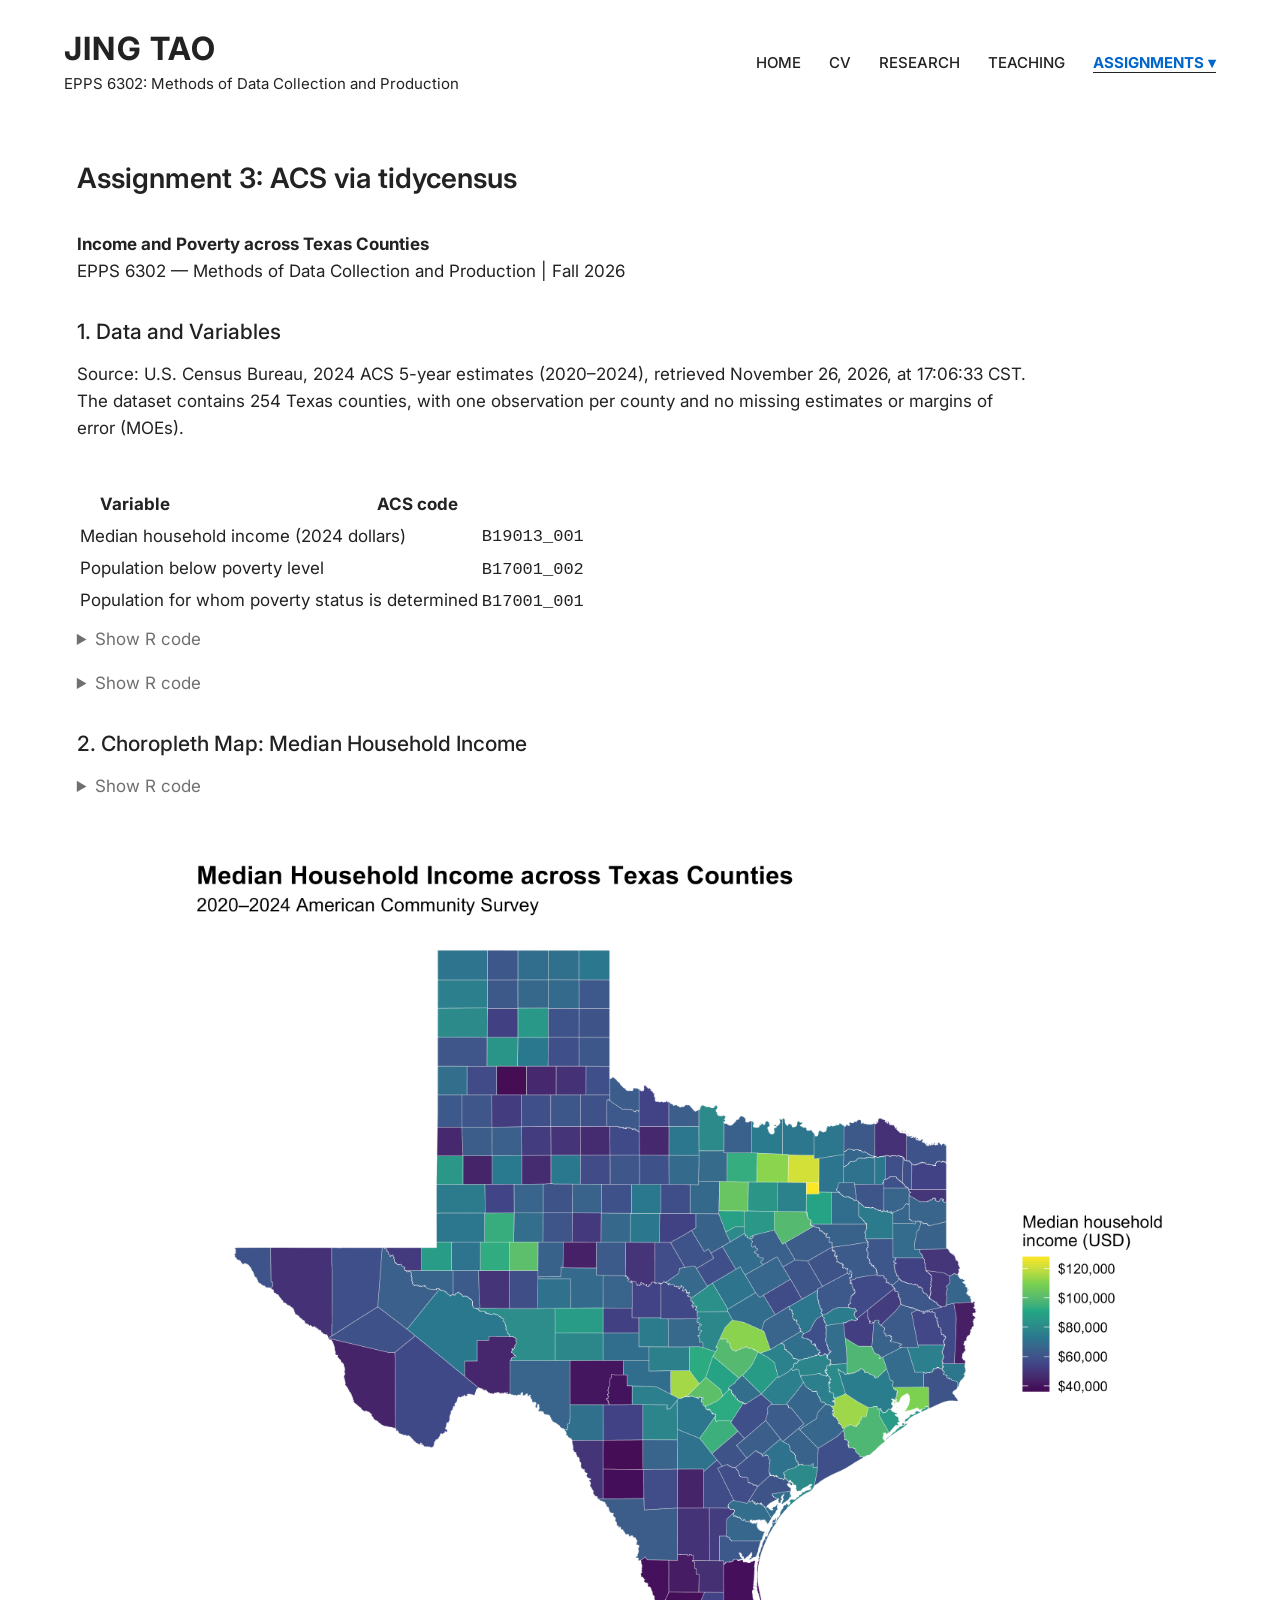
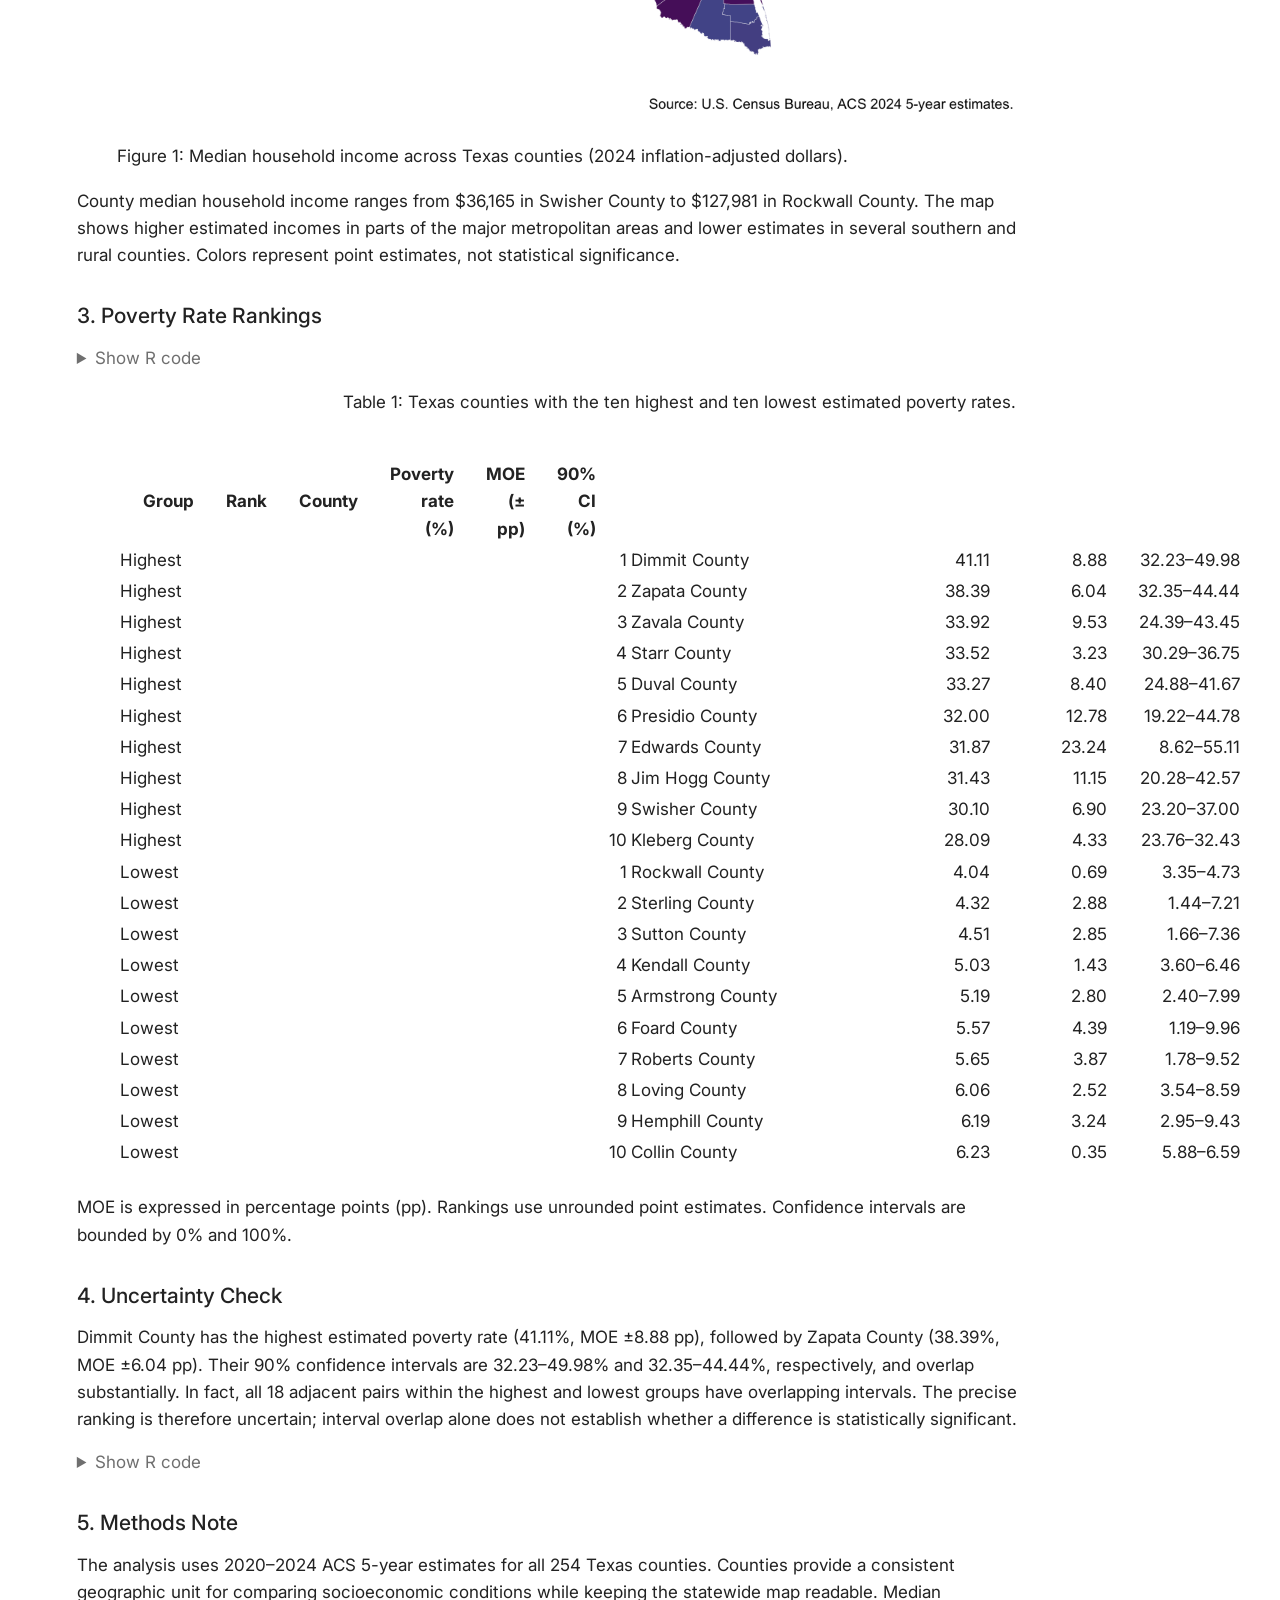
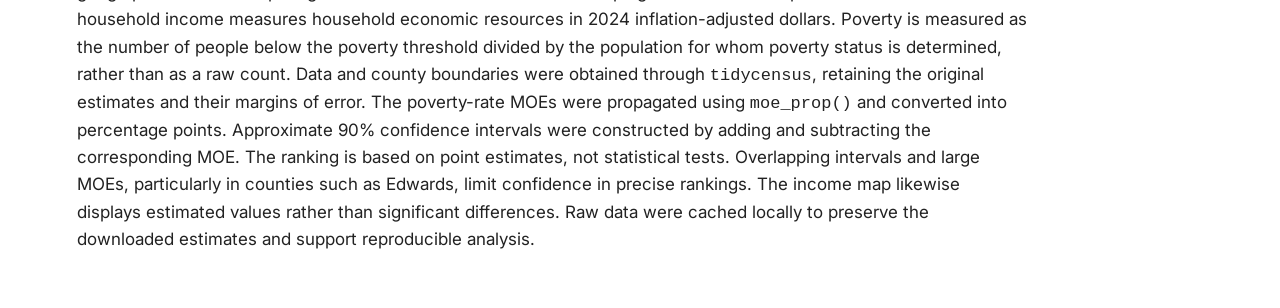
<file: docs/assign03.html>
<!DOCTYPE html>
<html xmlns="http://www.w3.org/1999/xhtml" lang="en" xml:lang="en"><head>

<meta charset="utf-8">
<meta name="generator" content="quarto-1.9.38">

<meta name="viewport" content="width=device-width, initial-scale=1.0, user-scalable=yes">


<title>Assignment 3: ACS via tidycensus – EPPS 6302: Methods of Data Collection and Production</title>
<style>
/* Default styles provided by pandoc.
** See https://pandoc.org/MANUAL.html#variables-for-html for config info.
*/
code{white-space: pre-wrap;}
span.smallcaps{font-variant: small-caps;}
div.columns{display: flex; gap: min(4vw, 1.5em);}
div.column{flex: auto; overflow-x: auto;}
div.hanging-indent{margin-left: 1.5em; text-indent: -1.5em;}
ul.task-list{list-style: none;}
ul.task-list li input[type="checkbox"] {
  width: 0.8em;
  margin: 0 0.8em 0.2em -1em; /* quarto-specific, see https://github.com/quarto-dev/quarto-cli/issues/4556 */ 
  vertical-align: middle;
}
.display.math{display: block; text-align: center; margin: 0.5rem auto;}
/* CSS for syntax highlighting */
html { -webkit-text-size-adjust: 100%; }
pre > code.sourceCode { white-space: pre; position: relative; }
pre > code.sourceCode > span { display: inline-block; line-height: 1.25; }
pre > code.sourceCode > span:empty { height: 1.2em; }
.sourceCode { overflow: visible; }
code.sourceCode > span { color: inherit; text-decoration: inherit; }
div.sourceCode { margin: 1em 0; }
pre.sourceCode { margin: 0; }
@media screen {
div.sourceCode { overflow: auto; }
}
@media print {
pre > code.sourceCode { white-space: pre-wrap; }
pre > code.sourceCode > span { text-indent: -5em; padding-left: 5em; }
}
pre.numberSource code
  { counter-reset: source-line 0; }
pre.numberSource code > span
  { position: relative; left: -4em; counter-increment: source-line; }
pre.numberSource code > span > a:first-child::before
  { content: counter(source-line);
    position: relative; left: -1em; text-align: right; vertical-align: baseline;
    border: none; display: inline-block;
    -webkit-touch-callout: none; -webkit-user-select: none;
    -khtml-user-select: none; -moz-user-select: none;
    -ms-user-select: none; user-select: none;
    padding: 0 4px; width: 4em;
  }
pre.numberSource { margin-left: 3em;  padding-left: 4px; }
div.sourceCode
  {   }
@media screen {
pre > code.sourceCode > span > a:first-child::before { text-decoration: underline; }
}
</style>


<script src="site_libs/clipboard/clipboard.min.js"></script>
<script src="site_libs/quarto-html/tabby.min.js"></script>
<script src="site_libs/quarto-html/popper.min.js"></script>
<script src="site_libs/quarto-html/tippy.umd.min.js"></script>
<script src="site_libs/quarto-html/anchor.min.js"></script>
<link href="site_libs/quarto-html/tippy.css" rel="stylesheet">
<link href="site_libs/quarto-html/light-border.css" rel="stylesheet">
<link href="site_libs/quarto-html/quarto-html-640605f58ae58ee79329c070719e555b.min.css" rel="stylesheet" append-hash="true" data-mode="light">
<link href="site_libs/quarto-html/quarto-syntax-highlighting-15634bcf2e68342d4ad2dfa704d543f6.css" rel="stylesheet" id="quarto-text-highlighting-styles">
<link rel="preconnect" href="https://fonts.googleapis.com">
<link rel="preconnect" href="https://fonts.gstatic.com" crossorigin="">
<link href="https://fonts.googleapis.com/css2?family=Inter:wght@400;500;600;700&amp;display=swap" rel="stylesheet">


<link rel="stylesheet" href="research.css">
<link rel="stylesheet" href="styles.css">
</head>

<body>

<header class="header">

    <div class="site-title">
        <div class="name">JING TAO</div>
        <div class="course-title">
            EPPS 6302: Methods of Data Collection and Production
        </div>
    </div>

    <nav class="nav">

        <a href="index.html">HOME</a>

        <a href="JING_TAO_CV.pdf" target="_blank">CV</a>

        <a href="research.html">RESEARCH</a>

        <a href="teaching.html">TEACHING</a>

        <div class="assignment-menu">

            <button aria-controls="assignment-links" aria-expanded="false" type="button">
                ASSIGNMENTS <span aria-hidden="true">▾</span>
            </button>

            <div class="assignment-links" hidden="" id="assignment-links">

                <a href="assign01.html">Assignment 1: Create a Quarto Website</a>
                <a href="assign02.html">Assignment 2: Google Trends</a>
                <a href="assign03.html">Assignment 3: ACS via tidycensus</a>
                <a href="assign04.html">Assignment 4: Web Scraping</a>
                <a href="assign05.html">Assignment 5: Government Data API</a>
                <a href="assign06.html">Assignment 6: Text Analytics with quanteda</a>
                <a href="assign07.html">Assignment 7: YouTube Data API</a>
                <a href="assign08.html">Assignment 8: Record Linkage</a>

            </div>

        </div>

    </nav>

</header>

<script>
document.addEventListener('DOMContentLoaded', function () {

    const menu = document.querySelector('.assignment-menu');
    const button = menu.querySelector('button');
    const links = menu.querySelector('.assignment-links');

    const toggle = (open) => {
        links.hidden = !open;
        button.setAttribute('aria-expanded', String(open));
    };

    button.addEventListener('click', () => toggle(links.hidden));

    document.addEventListener('click', e => {
        if (!menu.contains(e.target)) toggle(false);
    });

    document.addEventListener('keydown', e => {
        if (e.key === 'Escape') {
            toggle(false);
            button.focus();
        }
    });

    const page = location.pathname.split('/').pop() || 'index.html';

    document.querySelectorAll('.nav a').forEach(a => {
        if (a.getAttribute('href') === page) {
            a.classList.add('active');
            a.setAttribute('aria-current', 'page');
        }
    });

    if (/^assign\d+\.html$/.test(page)) {
        button.classList.add('active');
    }

});
</script>

<header id="title-block-header">
<h1 class="title">Assignment 3: ACS via tidycensus</h1>

</header>


<section id="assignment-3-acs-via-tidycensus" class="assignment-report">
<h1>Assignment 3: ACS via tidycensus</h1>
<p><strong>Income and Poverty across Texas Counties</strong><br>
EPPS 6302 — Methods of Data Collection and Production | Fall 2026</p>
<h2 id="data-and-variables" class="anchored">1. Data and Variables</h2>
<p>Source: U.S. Census Bureau, 2024 ACS 5-year estimates (2020–2024), retrieved November 26, 2026, at 17:06:33 CST. The dataset contains 254 Texas counties, with one observation per county and no missing estimates or margins of error (MOEs).</p>
<table class="caption-top">
<thead>
<tr class="header">
<th style="text-align: left;">Variable</th>
<th style="text-align: left;">ACS code</th>
</tr>
</thead>
<tbody>
<tr class="odd">
<td style="text-align: left;">Median household income (2024 dollars)</td>
<td style="text-align: left;"><code>B19013_001</code></td>
</tr>
<tr class="even">
<td style="text-align: left;">Population below poverty level</td>
<td style="text-align: left;"><code>B17001_002</code></td>
</tr>
<tr class="odd">
<td style="text-align: left;">Population for whom poverty status is determined</td>
<td style="text-align: left;"><code>B17001_001</code></td>
</tr>
</tbody>
</table>
<div class="cell">
<details class="code-fold">
<summary>Show R code</summary>
<div class="code-copy-outer-scaffold"><div class="sourceCode cell-code" id="cb1"><pre class="sourceCode r code-with-copy"><code class="sourceCode r"><span id="cb1-1"><a href="#cb1-1" aria-hidden="true" tabindex="-1"></a><span class="fu">library</span>(tidycensus)</span>
<span id="cb1-2"><a href="#cb1-2" aria-hidden="true" tabindex="-1"></a><span class="fu">library</span>(tigris)</span>
<span id="cb1-3"><a href="#cb1-3" aria-hidden="true" tabindex="-1"></a><span class="fu">library</span>(sf)</span>
<span id="cb1-4"><a href="#cb1-4" aria-hidden="true" tabindex="-1"></a><span class="fu">library</span>(dplyr)</span>
<span id="cb1-5"><a href="#cb1-5" aria-hidden="true" tabindex="-1"></a><span class="fu">library</span>(tidyr)</span>
<span id="cb1-6"><a href="#cb1-6" aria-hidden="true" tabindex="-1"></a><span class="fu">library</span>(ggplot2)</span>
<span id="cb1-7"><a href="#cb1-7" aria-hidden="true" tabindex="-1"></a><span class="fu">library</span>(readr)</span>
<span id="cb1-8"><a href="#cb1-8" aria-hidden="true" tabindex="-1"></a><span class="fu">options</span>(<span class="at">tigris_use_cache =</span> <span class="cn">TRUE</span>)</span>
<span id="cb1-9"><a href="#cb1-9" aria-hidden="true" tabindex="-1"></a></span>
<span id="cb1-10"><a href="#cb1-10" aria-hidden="true" tabindex="-1"></a>my_vars <span class="ot">&lt;-</span> <span class="fu">c</span>(<span class="at">income =</span> <span class="st">"B19013_001"</span>, <span class="at">pov =</span> <span class="st">"B17001_002"</span>,</span>
<span id="cb1-11"><a href="#cb1-11" aria-hidden="true" tabindex="-1"></a>             <span class="at">povden =</span> <span class="st">"B17001_001"</span>)</span>
<span id="cb1-12"><a href="#cb1-12" aria-hidden="true" tabindex="-1"></a>vars <span class="ot">&lt;-</span> <span class="fu">load_variables</span>(<span class="dv">2024</span>, <span class="st">"acs5"</span>)</span>
<span id="cb1-13"><a href="#cb1-13" aria-hidden="true" tabindex="-1"></a>vars <span class="sc">|&gt;</span> <span class="fu">filter</span>(name <span class="sc">%in%</span> <span class="fu">unname</span>(my_vars))</span>
<span id="cb1-14"><a href="#cb1-14" aria-hidden="true" tabindex="-1"></a></span>
<span id="cb1-15"><a href="#cb1-15" aria-hidden="true" tabindex="-1"></a><span class="co"># The API key is configured locally in .Renviron.</span></span>
<span id="cb1-16"><a href="#cb1-16" aria-hidden="true" tabindex="-1"></a><span class="co"># This acquisition block is not executed when rendering.</span></span>
<span id="cb1-17"><a href="#cb1-17" aria-hidden="true" tabindex="-1"></a>data_dir <span class="ot">&lt;-</span> <span class="st">"data/assignment03"</span></span>
<span id="cb1-18"><a href="#cb1-18" aria-hidden="true" tabindex="-1"></a><span class="fu">dir.create</span>(data_dir, <span class="at">recursive =</span> <span class="cn">TRUE</span>, <span class="at">showWarnings =</span> <span class="cn">FALSE</span>)</span>
<span id="cb1-19"><a href="#cb1-19" aria-hidden="true" tabindex="-1"></a>raw_file <span class="ot">&lt;-</span> <span class="fu">file.path</span>(data_dir, <span class="st">"acs_TX_2024_raw.rds"</span>)</span>
<span id="cb1-20"><a href="#cb1-20" aria-hidden="true" tabindex="-1"></a><span class="cf">if</span> (<span class="sc">!</span><span class="fu">file.exists</span>(raw_file)) {</span>
<span id="cb1-21"><a href="#cb1-21" aria-hidden="true" tabindex="-1"></a>  retrieval_time <span class="ot">&lt;-</span> <span class="fu">Sys.time</span>()</span>
<span id="cb1-22"><a href="#cb1-22" aria-hidden="true" tabindex="-1"></a>  acs_raw <span class="ot">&lt;-</span> <span class="fu">get_acs</span>(</span>
<span id="cb1-23"><a href="#cb1-23" aria-hidden="true" tabindex="-1"></a>    <span class="at">geography =</span> <span class="st">"county"</span>, <span class="at">state =</span> <span class="st">"TX"</span>, <span class="at">variables =</span> my_vars,</span>
<span id="cb1-24"><a href="#cb1-24" aria-hidden="true" tabindex="-1"></a>    <span class="at">year =</span> <span class="dv">2024</span>, <span class="at">survey =</span> <span class="st">"acs5"</span>, <span class="at">geometry =</span> <span class="cn">TRUE</span>,</span>
<span id="cb1-25"><a href="#cb1-25" aria-hidden="true" tabindex="-1"></a>    <span class="at">output =</span> <span class="st">"wide"</span>, <span class="at">moe_level =</span> <span class="dv">90</span>,</span>
<span id="cb1-26"><a href="#cb1-26" aria-hidden="true" tabindex="-1"></a>    <span class="at">key =</span> <span class="fu">Sys.getenv</span>(<span class="st">"CENSUS_API_KEY"</span>)</span>
<span id="cb1-27"><a href="#cb1-27" aria-hidden="true" tabindex="-1"></a>  )</span>
<span id="cb1-28"><a href="#cb1-28" aria-hidden="true" tabindex="-1"></a>  <span class="fu">saveRDS</span>(acs_raw, raw_file)</span>
<span id="cb1-29"><a href="#cb1-29" aria-hidden="true" tabindex="-1"></a>  <span class="fu">writeLines</span>(<span class="fu">format</span>(retrieval_time, <span class="at">tz =</span> <span class="st">"America/Chicago"</span>, <span class="at">usetz =</span> <span class="cn">TRUE</span>),</span>
<span id="cb1-30"><a href="#cb1-30" aria-hidden="true" tabindex="-1"></a>             <span class="fu">file.path</span>(data_dir, <span class="st">"retrieval_time.txt"</span>))</span>
<span id="cb1-31"><a href="#cb1-31" aria-hidden="true" tabindex="-1"></a>}</span></code></pre></div><button title="Copy to Clipboard" class="code-copy-button"><i class="bi"></i></button></div>
</details>
</div>
<div class="cell">
<details class="code-fold">
<summary>Show R code</summary>
<div class="code-copy-outer-scaffold"><div class="sourceCode cell-code" id="cb2"><pre class="sourceCode r code-with-copy"><code class="sourceCode r"><span id="cb2-1"><a href="#cb2-1" aria-hidden="true" tabindex="-1"></a><span class="fu">library</span>(tidycensus)</span>
<span id="cb2-2"><a href="#cb2-2" aria-hidden="true" tabindex="-1"></a><span class="fu">library</span>(sf)</span>
<span id="cb2-3"><a href="#cb2-3" aria-hidden="true" tabindex="-1"></a><span class="fu">library</span>(dplyr)</span>
<span id="cb2-4"><a href="#cb2-4" aria-hidden="true" tabindex="-1"></a><span class="fu">library</span>(ggplot2)</span>
<span id="cb2-5"><a href="#cb2-5" aria-hidden="true" tabindex="-1"></a><span class="fu">library</span>(readr)</span>
<span id="cb2-6"><a href="#cb2-6" aria-hidden="true" tabindex="-1"></a></span>
<span id="cb2-7"><a href="#cb2-7" aria-hidden="true" tabindex="-1"></a><span class="co"># Render from the archived download, without calling the API.</span></span>
<span id="cb2-8"><a href="#cb2-8" aria-hidden="true" tabindex="-1"></a>data_dir <span class="ot">&lt;-</span> <span class="st">"data/assignment03"</span></span>
<span id="cb2-9"><a href="#cb2-9" aria-hidden="true" tabindex="-1"></a>acs_raw <span class="ot">&lt;-</span> <span class="fu">readRDS</span>(<span class="fu">file.path</span>(data_dir, <span class="st">"acs_TX_2024_raw.rds"</span>))</span>
<span id="cb2-10"><a href="#cb2-10" aria-hidden="true" tabindex="-1"></a><span class="fu">stopifnot</span>(<span class="fu">inherits</span>(acs_raw, <span class="st">"sf"</span>), <span class="fu">nrow</span>(acs_raw) <span class="sc">==</span> <span class="dv">254</span>,</span>
<span id="cb2-11"><a href="#cb2-11" aria-hidden="true" tabindex="-1"></a>          <span class="fu">anyDuplicated</span>(acs_raw<span class="sc">$</span>GEOID) <span class="sc">==</span> <span class="dv">0</span>,</span>
<span id="cb2-12"><a href="#cb2-12" aria-hidden="true" tabindex="-1"></a>          <span class="fu">all</span>(acs_raw<span class="sc">$</span>povdenE <span class="sc">&gt;</span> <span class="dv">0</span>))</span>
<span id="cb2-13"><a href="#cb2-13" aria-hidden="true" tabindex="-1"></a></span>
<span id="cb2-14"><a href="#cb2-14" aria-hidden="true" tabindex="-1"></a>acs_wide <span class="ot">&lt;-</span> acs_raw <span class="sc">|&gt;</span></span>
<span id="cb2-15"><a href="#cb2-15" aria-hidden="true" tabindex="-1"></a>  <span class="fu">mutate</span>(</span>
<span id="cb2-16"><a href="#cb2-16" aria-hidden="true" tabindex="-1"></a>    <span class="at">pov_rate =</span> povE <span class="sc">/</span> povdenE,</span>
<span id="cb2-17"><a href="#cb2-17" aria-hidden="true" tabindex="-1"></a>    <span class="at">pov_moe =</span> <span class="fu">moe_prop</span>(povE, povdenE, povM, povdenM),</span>
<span id="cb2-18"><a href="#cb2-18" aria-hidden="true" tabindex="-1"></a>    <span class="at">poverty_pct =</span> <span class="dv">100</span> <span class="sc">*</span> pov_rate,</span>
<span id="cb2-19"><a href="#cb2-19" aria-hidden="true" tabindex="-1"></a>    <span class="at">poverty_moe =</span> <span class="dv">100</span> <span class="sc">*</span> pov_moe,</span>
<span id="cb2-20"><a href="#cb2-20" aria-hidden="true" tabindex="-1"></a>    <span class="at">ci_lower =</span> <span class="fu">pmax</span>(<span class="dv">0</span>, poverty_pct <span class="sc">-</span> poverty_moe),</span>
<span id="cb2-21"><a href="#cb2-21" aria-hidden="true" tabindex="-1"></a>    <span class="at">ci_upper =</span> <span class="fu">pmin</span>(<span class="dv">100</span>, poverty_pct <span class="sc">+</span> poverty_moe)</span>
<span id="cb2-22"><a href="#cb2-22" aria-hidden="true" tabindex="-1"></a>  )</span>
<span id="cb2-23"><a href="#cb2-23" aria-hidden="true" tabindex="-1"></a>county_data <span class="ot">&lt;-</span> <span class="fu">as_tibble</span>(<span class="fu">st_drop_geometry</span>(acs_wide))</span>
<span id="cb2-24"><a href="#cb2-24" aria-hidden="true" tabindex="-1"></a><span class="fu">stopifnot</span>(<span class="fu">all</span>(<span class="fu">is.finite</span>(county_data<span class="sc">$</span>poverty_pct)),</span>
<span id="cb2-25"><a href="#cb2-25" aria-hidden="true" tabindex="-1"></a>          <span class="fu">all</span>(<span class="fu">is.finite</span>(county_data<span class="sc">$</span>poverty_moe)))</span>
<span id="cb2-26"><a href="#cb2-26" aria-hidden="true" tabindex="-1"></a><span class="co"># A tidy CSV with one row per county is already archived.</span></span>
<span id="cb2-27"><a href="#cb2-27" aria-hidden="true" tabindex="-1"></a><span class="co"># write_csv(county_data, file.path(data_dir, "acs_TX_2024.csv"))</span></span></code></pre></div><button title="Copy to Clipboard" class="code-copy-button"><i class="bi"></i></button></div>
</details>
</div>
<h2 id="choropleth-map-median-household-income" class="anchored">2. Choropleth Map: Median Household Income</h2>
<div class="cell">
<details class="code-fold">
<summary>Show R code</summary>
<div class="code-copy-outer-scaffold"><div class="sourceCode cell-code" id="cb3"><pre class="sourceCode r code-with-copy"><code class="sourceCode r"><span id="cb3-1"><a href="#cb3-1" aria-hidden="true" tabindex="-1"></a><span class="fu">ggplot</span>(acs_wide) <span class="sc">+</span></span>
<span id="cb3-2"><a href="#cb3-2" aria-hidden="true" tabindex="-1"></a>  <span class="fu">geom_sf</span>(<span class="fu">aes</span>(<span class="at">fill =</span> incomeE), <span class="at">color =</span> <span class="st">"white"</span>, <span class="at">linewidth =</span> <span class="fl">0.08</span>) <span class="sc">+</span></span>
<span id="cb3-3"><a href="#cb3-3" aria-hidden="true" tabindex="-1"></a>  <span class="fu">scale_fill_viridis_c</span>(</span>
<span id="cb3-4"><a href="#cb3-4" aria-hidden="true" tabindex="-1"></a>    <span class="at">labels =</span> scales<span class="sc">::</span><span class="fu">label_dollar</span>(),</span>
<span id="cb3-5"><a href="#cb3-5" aria-hidden="true" tabindex="-1"></a>    <span class="at">name =</span> <span class="st">"Median household</span><span class="sc">\n</span><span class="st">income (USD)"</span></span>
<span id="cb3-6"><a href="#cb3-6" aria-hidden="true" tabindex="-1"></a>  ) <span class="sc">+</span></span>
<span id="cb3-7"><a href="#cb3-7" aria-hidden="true" tabindex="-1"></a>  <span class="fu">labs</span>(<span class="at">title =</span> <span class="st">"Median Household Income across Texas Counties"</span>,</span>
<span id="cb3-8"><a href="#cb3-8" aria-hidden="true" tabindex="-1"></a>       <span class="at">subtitle =</span> <span class="st">"2020–2024 American Community Survey"</span>,</span>
<span id="cb3-9"><a href="#cb3-9" aria-hidden="true" tabindex="-1"></a>       <span class="at">caption =</span> <span class="st">"Source: U.S. Census Bureau, ACS 2024 5-year estimates."</span>) <span class="sc">+</span></span>
<span id="cb3-10"><a href="#cb3-10" aria-hidden="true" tabindex="-1"></a>  <span class="fu">theme_void</span>() <span class="sc">+</span></span>
<span id="cb3-11"><a href="#cb3-11" aria-hidden="true" tabindex="-1"></a>  <span class="fu">theme</span>(<span class="at">plot.title =</span> <span class="fu">element_text</span>(<span class="at">size =</span> <span class="dv">16</span>, <span class="at">face =</span> <span class="st">"bold"</span>),</span>
<span id="cb3-12"><a href="#cb3-12" aria-hidden="true" tabindex="-1"></a>        <span class="at">plot.subtitle =</span> <span class="fu">element_text</span>(<span class="at">size =</span> <span class="dv">12</span>),</span>
<span id="cb3-13"><a href="#cb3-13" aria-hidden="true" tabindex="-1"></a>        <span class="at">plot.caption =</span> <span class="fu">element_text</span>(<span class="at">size =</span> <span class="dv">9</span>),</span>
<span id="cb3-14"><a href="#cb3-14" aria-hidden="true" tabindex="-1"></a>        <span class="at">legend.position =</span> <span class="st">"right"</span>,</span>
<span id="cb3-15"><a href="#cb3-15" aria-hidden="true" tabindex="-1"></a>        <span class="at">plot.margin =</span> <span class="fu">margin</span>(<span class="dv">15</span>, <span class="dv">15</span>, <span class="dv">15</span>, <span class="dv">15</span>))</span></code></pre></div><button title="Copy to Clipboard" class="code-copy-button"><i class="bi"></i></button></div>
</details>
<div class="cell-output-display">
<div id="fig-income-map" class="quarto-float quarto-figure quarto-figure-center anchored">
<figure class="quarto-float quarto-float-fig">
<div aria-describedby="fig-income-map-caption-0ceaefa1-69ba-4598-a22c-09a6ac19f8ca">
<img src="assign03_files/figure-html/fig-income-map-1.png" class="img-fluid" style="width:100.0%">
</div>
<figcaption class="quarto-float-caption-bottom quarto-float-caption quarto-float-fig" id="fig-income-map-caption-0ceaefa1-69ba-4598-a22c-09a6ac19f8ca">
Figure&nbsp;1: Median household income across Texas counties (2024 inflation-adjusted dollars).
</figcaption>
</figure>
</div>
</div>
</div>
<p>County median household income ranges from $36,165 in Swisher County to $127,981 in Rockwall County. The map shows higher estimated incomes in parts of the major metropolitan areas and lower estimates in several southern and rural counties. Colors represent point estimates, not statistical significance.</p>
<h2 id="poverty-rate-rankings" class="anchored">3. Poverty Rate Rankings</h2>
<div class="cell">
<details class="code-fold">
<summary>Show R code</summary>
<div class="code-copy-outer-scaffold"><div class="sourceCode cell-code" id="cb4"><pre class="sourceCode r code-with-copy"><code class="sourceCode r"><span id="cb4-1"><a href="#cb4-1" aria-hidden="true" tabindex="-1"></a>top10 <span class="ot">&lt;-</span> county_data <span class="sc">|&gt;</span></span>
<span id="cb4-2"><a href="#cb4-2" aria-hidden="true" tabindex="-1"></a>  <span class="fu">arrange</span>(<span class="fu">desc</span>(poverty_pct), GEOID) <span class="sc">|&gt;</span></span>
<span id="cb4-3"><a href="#cb4-3" aria-hidden="true" tabindex="-1"></a>  <span class="fu">slice_head</span>(<span class="at">n =</span> <span class="dv">10</span>) <span class="sc">|&gt;</span></span>
<span id="cb4-4"><a href="#cb4-4" aria-hidden="true" tabindex="-1"></a>  <span class="fu">mutate</span>(<span class="at">group =</span> <span class="st">"Highest"</span>, <span class="at">rank =</span> <span class="fu">row_number</span>())</span>
<span id="cb4-5"><a href="#cb4-5" aria-hidden="true" tabindex="-1"></a>bottom10 <span class="ot">&lt;-</span> county_data <span class="sc">|&gt;</span></span>
<span id="cb4-6"><a href="#cb4-6" aria-hidden="true" tabindex="-1"></a>  <span class="fu">arrange</span>(poverty_pct, GEOID) <span class="sc">|&gt;</span></span>
<span id="cb4-7"><a href="#cb4-7" aria-hidden="true" tabindex="-1"></a>  <span class="fu">slice_head</span>(<span class="at">n =</span> <span class="dv">10</span>) <span class="sc">|&gt;</span></span>
<span id="cb4-8"><a href="#cb4-8" aria-hidden="true" tabindex="-1"></a>  <span class="fu">mutate</span>(<span class="at">group =</span> <span class="st">"Lowest"</span>, <span class="at">rank =</span> <span class="fu">row_number</span>())</span>
<span id="cb4-9"><a href="#cb4-9" aria-hidden="true" tabindex="-1"></a>ranking_table <span class="ot">&lt;-</span> <span class="fu">bind_rows</span>(top10, bottom10)</span>
<span id="cb4-10"><a href="#cb4-10" aria-hidden="true" tabindex="-1"></a></span>
<span id="cb4-11"><a href="#cb4-11" aria-hidden="true" tabindex="-1"></a>ranking_table <span class="sc">|&gt;</span></span>
<span id="cb4-12"><a href="#cb4-12" aria-hidden="true" tabindex="-1"></a>  <span class="fu">transmute</span>(</span>
<span id="cb4-13"><a href="#cb4-13" aria-hidden="true" tabindex="-1"></a>    <span class="at">Group =</span> group,</span>
<span id="cb4-14"><a href="#cb4-14" aria-hidden="true" tabindex="-1"></a>    <span class="at">Rank =</span> rank,</span>
<span id="cb4-15"><a href="#cb4-15" aria-hidden="true" tabindex="-1"></a>    <span class="at">County =</span> <span class="fu">sub</span>(<span class="st">", Texas$"</span>, <span class="st">""</span>, NAME),</span>
<span id="cb4-16"><a href="#cb4-16" aria-hidden="true" tabindex="-1"></a>    <span class="st">`</span><span class="at">Poverty rate (%)</span><span class="st">`</span> <span class="ot">=</span> <span class="fu">sprintf</span>(<span class="st">"%.2f"</span>, poverty_pct),</span>
<span id="cb4-17"><a href="#cb4-17" aria-hidden="true" tabindex="-1"></a>    <span class="st">`</span><span class="at">MOE (± pp)</span><span class="st">`</span> <span class="ot">=</span> <span class="fu">sprintf</span>(<span class="st">"%.2f"</span>, poverty_moe),</span>
<span id="cb4-18"><a href="#cb4-18" aria-hidden="true" tabindex="-1"></a>    <span class="st">`</span><span class="at">90% CI (%)</span><span class="st">`</span> <span class="ot">=</span> <span class="fu">sprintf</span>(<span class="st">"%.2f–%.2f"</span>, ci_lower, ci_upper)</span>
<span id="cb4-19"><a href="#cb4-19" aria-hidden="true" tabindex="-1"></a>  ) <span class="sc">|&gt;</span></span>
<span id="cb4-20"><a href="#cb4-20" aria-hidden="true" tabindex="-1"></a>  knitr<span class="sc">::</span><span class="fu">kable</span>(<span class="at">align =</span> <span class="fu">c</span>(<span class="st">"l"</span>, <span class="st">"r"</span>, <span class="st">"l"</span>, <span class="st">"r"</span>, <span class="st">"r"</span>, <span class="st">"r"</span>))</span></code></pre></div><button title="Copy to Clipboard" class="code-copy-button"><i class="bi"></i></button></div>
</details>
<div id="tbl-poverty-rankings" class="cell quarto-float quarto-figure quarto-figure-center anchored">
<figure class="quarto-float quarto-float-tbl">
<figcaption class="quarto-float-caption-top quarto-float-caption quarto-float-tbl" id="tbl-poverty-rankings-caption-0ceaefa1-69ba-4598-a22c-09a6ac19f8ca">
Table&nbsp;1: Texas counties with the ten highest and ten lowest estimated poverty rates.
</figcaption>
<div aria-describedby="tbl-poverty-rankings-caption-0ceaefa1-69ba-4598-a22c-09a6ac19f8ca">
<div class="cell-output-display">
<table class="cell caption-top">
<colgroup>
<col style="width: 11%">
<col style="width: 7%">
<col style="width: 24%">
<col style="width: 24%">
<col style="width: 15%">
<col style="width: 17%">
</colgroup>
<thead>
<tr class="header">
<th style="text-align: left;">Group</th>
<th style="text-align: right;">Rank</th>
<th style="text-align: left;">County</th>
<th style="text-align: right;">Poverty rate (%)</th>
<th style="text-align: right;">MOE (± pp)</th>
<th style="text-align: right;">90% CI (%)</th>
</tr>
</thead>
<tbody>
<tr class="odd">
<td style="text-align: left;">Highest</td>
<td style="text-align: right;">1</td>
<td style="text-align: left;">Dimmit County</td>
<td style="text-align: right;">41.11</td>
<td style="text-align: right;">8.88</td>
<td style="text-align: right;">32.23–49.98</td>
</tr>
<tr class="even">
<td style="text-align: left;">Highest</td>
<td style="text-align: right;">2</td>
<td style="text-align: left;">Zapata County</td>
<td style="text-align: right;">38.39</td>
<td style="text-align: right;">6.04</td>
<td style="text-align: right;">32.35–44.44</td>
</tr>
<tr class="odd">
<td style="text-align: left;">Highest</td>
<td style="text-align: right;">3</td>
<td style="text-align: left;">Zavala County</td>
<td style="text-align: right;">33.92</td>
<td style="text-align: right;">9.53</td>
<td style="text-align: right;">24.39–43.45</td>
</tr>
<tr class="even">
<td style="text-align: left;">Highest</td>
<td style="text-align: right;">4</td>
<td style="text-align: left;">Starr County</td>
<td style="text-align: right;">33.52</td>
<td style="text-align: right;">3.23</td>
<td style="text-align: right;">30.29–36.75</td>
</tr>
<tr class="odd">
<td style="text-align: left;">Highest</td>
<td style="text-align: right;">5</td>
<td style="text-align: left;">Duval County</td>
<td style="text-align: right;">33.27</td>
<td style="text-align: right;">8.40</td>
<td style="text-align: right;">24.88–41.67</td>
</tr>
<tr class="even">
<td style="text-align: left;">Highest</td>
<td style="text-align: right;">6</td>
<td style="text-align: left;">Presidio County</td>
<td style="text-align: right;">32.00</td>
<td style="text-align: right;">12.78</td>
<td style="text-align: right;">19.22–44.78</td>
</tr>
<tr class="odd">
<td style="text-align: left;">Highest</td>
<td style="text-align: right;">7</td>
<td style="text-align: left;">Edwards County</td>
<td style="text-align: right;">31.87</td>
<td style="text-align: right;">23.24</td>
<td style="text-align: right;">8.62–55.11</td>
</tr>
<tr class="even">
<td style="text-align: left;">Highest</td>
<td style="text-align: right;">8</td>
<td style="text-align: left;">Jim Hogg County</td>
<td style="text-align: right;">31.43</td>
<td style="text-align: right;">11.15</td>
<td style="text-align: right;">20.28–42.57</td>
</tr>
<tr class="odd">
<td style="text-align: left;">Highest</td>
<td style="text-align: right;">9</td>
<td style="text-align: left;">Swisher County</td>
<td style="text-align: right;">30.10</td>
<td style="text-align: right;">6.90</td>
<td style="text-align: right;">23.20–37.00</td>
</tr>
<tr class="even">
<td style="text-align: left;">Highest</td>
<td style="text-align: right;">10</td>
<td style="text-align: left;">Kleberg County</td>
<td style="text-align: right;">28.09</td>
<td style="text-align: right;">4.33</td>
<td style="text-align: right;">23.76–32.43</td>
</tr>
<tr class="odd">
<td style="text-align: left;">Lowest</td>
<td style="text-align: right;">1</td>
<td style="text-align: left;">Rockwall County</td>
<td style="text-align: right;">4.04</td>
<td style="text-align: right;">0.69</td>
<td style="text-align: right;">3.35–4.73</td>
</tr>
<tr class="even">
<td style="text-align: left;">Lowest</td>
<td style="text-align: right;">2</td>
<td style="text-align: left;">Sterling County</td>
<td style="text-align: right;">4.32</td>
<td style="text-align: right;">2.88</td>
<td style="text-align: right;">1.44–7.21</td>
</tr>
<tr class="odd">
<td style="text-align: left;">Lowest</td>
<td style="text-align: right;">3</td>
<td style="text-align: left;">Sutton County</td>
<td style="text-align: right;">4.51</td>
<td style="text-align: right;">2.85</td>
<td style="text-align: right;">1.66–7.36</td>
</tr>
<tr class="even">
<td style="text-align: left;">Lowest</td>
<td style="text-align: right;">4</td>
<td style="text-align: left;">Kendall County</td>
<td style="text-align: right;">5.03</td>
<td style="text-align: right;">1.43</td>
<td style="text-align: right;">3.60–6.46</td>
</tr>
<tr class="odd">
<td style="text-align: left;">Lowest</td>
<td style="text-align: right;">5</td>
<td style="text-align: left;">Armstrong County</td>
<td style="text-align: right;">5.19</td>
<td style="text-align: right;">2.80</td>
<td style="text-align: right;">2.40–7.99</td>
</tr>
<tr class="even">
<td style="text-align: left;">Lowest</td>
<td style="text-align: right;">6</td>
<td style="text-align: left;">Foard County</td>
<td style="text-align: right;">5.57</td>
<td style="text-align: right;">4.39</td>
<td style="text-align: right;">1.19–9.96</td>
</tr>
<tr class="odd">
<td style="text-align: left;">Lowest</td>
<td style="text-align: right;">7</td>
<td style="text-align: left;">Roberts County</td>
<td style="text-align: right;">5.65</td>
<td style="text-align: right;">3.87</td>
<td style="text-align: right;">1.78–9.52</td>
</tr>
<tr class="even">
<td style="text-align: left;">Lowest</td>
<td style="text-align: right;">8</td>
<td style="text-align: left;">Loving County</td>
<td style="text-align: right;">6.06</td>
<td style="text-align: right;">2.52</td>
<td style="text-align: right;">3.54–8.59</td>
</tr>
<tr class="odd">
<td style="text-align: left;">Lowest</td>
<td style="text-align: right;">9</td>
<td style="text-align: left;">Hemphill County</td>
<td style="text-align: right;">6.19</td>
<td style="text-align: right;">3.24</td>
<td style="text-align: right;">2.95–9.43</td>
</tr>
<tr class="even">
<td style="text-align: left;">Lowest</td>
<td style="text-align: right;">10</td>
<td style="text-align: left;">Collin County</td>
<td style="text-align: right;">6.23</td>
<td style="text-align: right;">0.35</td>
<td style="text-align: right;">5.88–6.59</td>
</tr>
</tbody>
</table>
</div>
</div>
</figure>
</div>
</div>
<p>MOE is expressed in percentage points (pp). Rankings use unrounded point estimates. Confidence intervals are bounded by 0% and 100%.</p>
<h2 id="uncertainty-check" class="anchored">4. Uncertainty Check</h2>
<p>Dimmit County has the highest estimated poverty rate (41.11%, MOE ±8.88 pp), followed by Zapata County (38.39%, MOE ±6.04 pp). Their 90% confidence intervals are 32.23–49.98% and 32.35–44.44%, respectively, and overlap substantially. In fact, all 18 adjacent pairs within the highest and lowest groups have overlapping intervals. The precise ranking is therefore uncertain; interval overlap alone does not establish whether a difference is statistically significant.</p>
<div class="cell">
<details class="code-fold">
<summary>Show R code</summary>
<div class="code-copy-outer-scaffold"><div class="sourceCode cell-code" id="cb5"><pre class="sourceCode r code-with-copy"><code class="sourceCode r"><span id="cb5-1"><a href="#cb5-1" aria-hidden="true" tabindex="-1"></a>adjacent_pairs <span class="ot">&lt;-</span> ranking_table <span class="sc">|&gt;</span></span>
<span id="cb5-2"><a href="#cb5-2" aria-hidden="true" tabindex="-1"></a>  <span class="fu">group_by</span>(group) <span class="sc">|&gt;</span></span>
<span id="cb5-3"><a href="#cb5-3" aria-hidden="true" tabindex="-1"></a>  <span class="fu">arrange</span>(rank, <span class="at">.by_group =</span> <span class="cn">TRUE</span>) <span class="sc">|&gt;</span></span>
<span id="cb5-4"><a href="#cb5-4" aria-hidden="true" tabindex="-1"></a>  <span class="fu">mutate</span>(<span class="at">next_county =</span> <span class="fu">lead</span>(NAME),</span>
<span id="cb5-5"><a href="#cb5-5" aria-hidden="true" tabindex="-1"></a>         <span class="at">overlap =</span> ci_lower <span class="sc">&lt;=</span> <span class="fu">lead</span>(ci_upper) <span class="sc">&amp;</span></span>
<span id="cb5-6"><a href="#cb5-6" aria-hidden="true" tabindex="-1"></a>                   ci_upper <span class="sc">&gt;=</span> <span class="fu">lead</span>(ci_lower)) <span class="sc">|&gt;</span></span>
<span id="cb5-7"><a href="#cb5-7" aria-hidden="true" tabindex="-1"></a>  <span class="fu">ungroup</span>() <span class="sc">|&gt;</span></span>
<span id="cb5-8"><a href="#cb5-8" aria-hidden="true" tabindex="-1"></a>  <span class="fu">filter</span>(<span class="sc">!</span><span class="fu">is.na</span>(next_county))</span>
<span id="cb5-9"><a href="#cb5-9" aria-hidden="true" tabindex="-1"></a><span class="fu">stopifnot</span>(<span class="fu">nrow</span>(adjacent_pairs) <span class="sc">==</span> <span class="dv">18</span>, <span class="fu">all</span>(adjacent_pairs<span class="sc">$</span>overlap))</span></code></pre></div><button title="Copy to Clipboard" class="code-copy-button"><i class="bi"></i></button></div>
</details>
</div>
<h2 id="methods-note" class="anchored">5. Methods Note</h2>
<p>The analysis uses 2020–2024 ACS 5-year estimates for all 254 Texas counties. Counties provide a consistent geographic unit for comparing socioeconomic conditions while keeping the statewide map readable. Median household income measures household economic resources in 2024 inflation-adjusted dollars. Poverty is measured as the number of people below the poverty threshold divided by the population for whom poverty status is determined, rather than as a raw count. Data and county boundaries were obtained through <code>tidycensus</code>, retaining the original estimates and their margins of error. The poverty-rate MOEs were propagated using <code>moe_prop()</code> and converted into percentage points. Approximate 90% confidence intervals were constructed by adding and subtracting the corresponding MOE. The ranking is based on point estimates, not statistical tests. Overlapping intervals and large MOEs, particularly in counties such as Edwards, limit confidence in precise rankings. The income map likewise displays estimated values rather than significant differences. Raw data were cached locally to preserve the downloaded estimates and support reproducible analysis.</p>
</section>


<script id="quarto-html-after-body" type="application/javascript">
  window.document.addEventListener("DOMContentLoaded", function (event) {
    const tabsets =  window.document.querySelectorAll(".panel-tabset-tabby")
    tabsets.forEach(function(tabset) {
      const tabby = new Tabby('#' + tabset.id);
    });
    const icon = "";
    const anchorJS = new window.AnchorJS();
    anchorJS.options = {
      placement: 'right',
      icon: icon
    };
    anchorJS.add('.anchored');
    const isCodeAnnotation = (el) => {
      for (const clz of el.classList) {
        if (clz.startsWith('code-annotation-')) {                     
          return true;
        }
      }
      return false;
    }
    const onCopySuccess = function(e) {
      // button target
      const button = e.trigger;
      // don't keep focus
      button.blur();
      // flash "checked"
      button.classList.add('code-copy-button-checked');
      var currentTitle = button.getAttribute("title");
      button.setAttribute("title", "Copied!");
      let tooltip;
      if (window.bootstrap) {
        button.setAttribute("data-bs-toggle", "tooltip");
        button.setAttribute("data-bs-placement", "left");
        button.setAttribute("data-bs-title", "Copied!");
        tooltip = new bootstrap.Tooltip(button, 
          { trigger: "manual", 
            customClass: "code-copy-button-tooltip",
            offset: [0, -8]});
        tooltip.show();    
      }
      setTimeout(function() {
        if (tooltip) {
          tooltip.hide();
          button.removeAttribute("data-bs-title");
          button.removeAttribute("data-bs-toggle");
          button.removeAttribute("data-bs-placement");
        }
        button.setAttribute("title", currentTitle);
        button.classList.remove('code-copy-button-checked');
      }, 1000);
      // clear code selection
      e.clearSelection();
    }
    const getTextToCopy = function(trigger) {
      const outerScaffold = trigger.parentElement.cloneNode(true);
      const codeEl = outerScaffold.querySelector('code');
      for (const childEl of codeEl.children) {
        if (isCodeAnnotation(childEl)) {
          childEl.remove();
        }
      }
      return codeEl.innerText;
    }
    const clipboard = new window.ClipboardJS('.code-copy-button:not([data-in-quarto-modal])', {
      text: getTextToCopy
    });
    clipboard.on('success', onCopySuccess);
    if (window.document.getElementById('quarto-embedded-source-code-modal')) {
      const clipboardModal = new window.ClipboardJS('.code-copy-button[data-in-quarto-modal]', {
        text: getTextToCopy,
        container: window.document.getElementById('quarto-embedded-source-code-modal')
      });
      clipboardModal.on('success', onCopySuccess);
    }
      var localhostRegex = new RegExp(/^(?:http|https):\/\/localhost\:?[0-9]*\//);
      var mailtoRegex = new RegExp(/^mailto:/);
        var filterRegex = new RegExp('/' + window.location.host + '/');
      var isInternal = (href) => {
          return filterRegex.test(href) || localhostRegex.test(href) || mailtoRegex.test(href);
      }
      // Inspect non-navigation links and adorn them if external
     var links = window.document.querySelectorAll('a[href]:not(.nav-link):not(.navbar-brand):not(.toc-action):not(.sidebar-link):not(.sidebar-item-toggle):not(.pagination-link):not(.no-external):not([aria-hidden]):not(.dropdown-item):not(.quarto-navigation-tool):not(.about-link)');
      for (var i=0; i<links.length; i++) {
        const link = links[i];
        if (!isInternal(link.href)) {
          // undo the damage that might have been done by quarto-nav.js in the case of
          // links that we want to consider external
          if (link.dataset.originalHref !== undefined) {
            link.href = link.dataset.originalHref;
          }
        }
      }
    function tippyHover(el, contentFn, onTriggerFn, onUntriggerFn) {
      const config = {
        allowHTML: true,
        maxWidth: 500,
        delay: 100,
        arrow: false,
        appendTo: function(el) {
            return el.parentElement;
        },
        interactive: true,
        interactiveBorder: 10,
        theme: 'light-border',
        placement: 'bottom-start',
      };
      if (contentFn) {
        config.content = contentFn;
      }
      if (onTriggerFn) {
        config.onTrigger = onTriggerFn;
      }
      if (onUntriggerFn) {
        config.onUntrigger = onUntriggerFn;
      }
      window.tippy(el, config); 
    }
    const noterefs = window.document.querySelectorAll('a[role="doc-noteref"]');
    for (var i=0; i<noterefs.length; i++) {
      const ref = noterefs[i];
      tippyHover(ref, function() {
        // use id or data attribute instead here
        let href = ref.getAttribute('data-footnote-href') || ref.getAttribute('href');
        try { href = new URL(href).hash; } catch {}
        const id = href.replace(/^#\/?/, "");
        const note = window.document.getElementById(id);
        if (note) {
          return note.innerHTML;
        } else {
          return "";
        }
      });
    }
    const xrefs = window.document.querySelectorAll('a.quarto-xref');
    const processXRef = (id, note) => {
      // Strip column container classes
      const stripColumnClz = (el) => {
        el.classList.remove("page-full", "page-columns");
        if (el.children) {
          for (const child of el.children) {
            stripColumnClz(child);
          }
        }
      }
      stripColumnClz(note)
      if (id === null || id.startsWith('sec-')) {
        // Special case sections, only their first couple elements
        const container = document.createElement("div");
        if (note.children && note.children.length > 2) {
          container.appendChild(note.children[0].cloneNode(true));
          for (let i = 1; i < note.children.length; i++) {
            const child = note.children[i];
            if (child.tagName === "P" && child.innerText === "") {
              continue;
            } else {
              container.appendChild(child.cloneNode(true));
              break;
            }
          }
          if (window.Quarto?.typesetMath) {
            window.Quarto.typesetMath(container);
          }
          return container.innerHTML
        } else {
          if (window.Quarto?.typesetMath) {
            window.Quarto.typesetMath(note);
          }
          return note.innerHTML;
        }
      } else {
        // Remove any anchor links if they are present
        const anchorLink = note.querySelector('a.anchorjs-link');
        if (anchorLink) {
          anchorLink.remove();
        }
        if (window.Quarto?.typesetMath) {
          window.Quarto.typesetMath(note);
        }
        if (note.classList.contains("callout")) {
          return note.outerHTML;
        } else {
          return note.innerHTML;
        }
      }
    }
    for (var i=0; i<xrefs.length; i++) {
      const xref = xrefs[i];
      tippyHover(xref, undefined, function(instance) {
        instance.disable();
        let url = xref.getAttribute('href');
        let hash = undefined; 
        if (url.startsWith('#')) {
          hash = url;
        } else {
          try { hash = new URL(url).hash; } catch {}
        }
        if (hash) {
          const id = hash.replace(/^#\/?/, "");
          const note = window.document.getElementById(id);
          if (note !== null) {
            try {
              const html = processXRef(id, note.cloneNode(true));
              instance.setContent(html);
            } finally {
              instance.enable();
              instance.show();
            }
          } else {
            // See if we can fetch this
            fetch(url.split('#')[0])
            .then(res => res.text())
            .then(html => {
              const parser = new DOMParser();
              const htmlDoc = parser.parseFromString(html, "text/html");
              const note = htmlDoc.getElementById(id);
              if (note !== null) {
                const html = processXRef(id, note);
                instance.setContent(html);
              } 
            }).finally(() => {
              instance.enable();
              instance.show();
            });
          }
        } else {
          // See if we can fetch a full url (with no hash to target)
          // This is a special case and we should probably do some content thinning / targeting
          fetch(url)
          .then(res => res.text())
          .then(html => {
            const parser = new DOMParser();
            const htmlDoc = parser.parseFromString(html, "text/html");
            const note = htmlDoc.querySelector('main.content');
            if (note !== null) {
              // This should only happen for chapter cross references
              // (since there is no id in the URL)
              // remove the first header
              if (note.children.length > 0 && note.children[0].tagName === "HEADER") {
                note.children[0].remove();
              }
              const html = processXRef(null, note);
              instance.setContent(html);
            } 
          }).finally(() => {
            instance.enable();
            instance.show();
          });
        }
      }, function(instance) {
      });
    }
        let selectedAnnoteEl;
        const selectorForAnnotation = ( cell, annotation) => {
          let cellAttr = 'data-code-cell="' + cell + '"';
          let lineAttr = 'data-code-annotation="' +  annotation + '"';
          const selector = 'span[' + cellAttr + '][' + lineAttr + ']';
          return selector;
        }
        const selectCodeLines = (annoteEl) => {
          const doc = window.document;
          const targetCell = annoteEl.getAttribute("data-target-cell");
          const targetAnnotation = annoteEl.getAttribute("data-target-annotation");
          const annoteSpan = window.document.querySelector(selectorForAnnotation(targetCell, targetAnnotation));
          const lines = annoteSpan.getAttribute("data-code-lines").split(",");
          const lineIds = lines.map((line) => {
            return targetCell + "-" + line;
          })
          let top = null;
          let height = null;
          let parent = null;
          if (lineIds.length > 0) {
              //compute the position of the single el (top and bottom and make a div)
              const el = window.document.getElementById(lineIds[0]);
              top = el.offsetTop;
              height = el.offsetHeight;
              parent = el.parentElement.parentElement;
            if (lineIds.length > 1) {
              const lastEl = window.document.getElementById(lineIds[lineIds.length - 1]);
              const bottom = lastEl.offsetTop + lastEl.offsetHeight;
              height = bottom - top;
            }
            if (top !== null && height !== null && parent !== null) {
              // cook up a div (if necessary) and position it 
              let div = window.document.getElementById("code-annotation-line-highlight");
              if (div === null) {
                div = window.document.createElement("div");
                div.setAttribute("id", "code-annotation-line-highlight");
                div.style.position = 'absolute';
                parent.appendChild(div);
              }
              div.style.top = top - 2 + "px";
              div.style.height = height + 4 + "px";
              div.style.left = 0;
              let gutterDiv = window.document.getElementById("code-annotation-line-highlight-gutter");
              if (gutterDiv === null) {
                gutterDiv = window.document.createElement("div");
                gutterDiv.setAttribute("id", "code-annotation-line-highlight-gutter");
                gutterDiv.style.position = 'absolute';
                const codeCell = window.document.getElementById(targetCell);
                const gutter = codeCell.querySelector('.code-annotation-gutter');
                gutter.appendChild(gutterDiv);
              }
              gutterDiv.style.top = top - 2 + "px";
              gutterDiv.style.height = height + 4 + "px";
            }
            selectedAnnoteEl = annoteEl;
          }
        };
        const unselectCodeLines = () => {
          const elementsIds = ["code-annotation-line-highlight", "code-annotation-line-highlight-gutter"];
          elementsIds.forEach((elId) => {
            const div = window.document.getElementById(elId);
            if (div) {
              div.remove();
            }
          });
          selectedAnnoteEl = undefined;
        };
          // Handle positioning of the toggle
      window.addEventListener(
        "resize",
        throttle(() => {
          elRect = undefined;
          if (selectedAnnoteEl) {
            selectCodeLines(selectedAnnoteEl);
          }
        }, 10)
      );
      function throttle(fn, ms) {
      let throttle = false;
      let timer;
        return (...args) => {
          if(!throttle) { // first call gets through
              fn.apply(this, args);
              throttle = true;
          } else { // all the others get throttled
              if(timer) clearTimeout(timer); // cancel #2
              timer = setTimeout(() => {
                fn.apply(this, args);
                timer = throttle = false;
              }, ms);
          }
        };
      }
        // Attach click handler to the DT
        const annoteDls = window.document.querySelectorAll('dt[data-target-cell]');
        for (const annoteDlNode of annoteDls) {
          annoteDlNode.addEventListener('click', (event) => {
            const clickedEl = event.target;
            if (clickedEl !== selectedAnnoteEl) {
              unselectCodeLines();
              const activeEl = window.document.querySelector('dt[data-target-cell].code-annotation-active');
              if (activeEl) {
                activeEl.classList.remove('code-annotation-active');
              }
              selectCodeLines(clickedEl);
              clickedEl.classList.add('code-annotation-active');
            } else {
              // Unselect the line
              unselectCodeLines();
              clickedEl.classList.remove('code-annotation-active');
            }
          });
        }
    const findCites = (el) => {
      const parentEl = el.parentElement;
      if (parentEl) {
        const cites = parentEl.dataset.cites;
        if (cites) {
          return {
            el,
            cites: cites.split(' ')
          };
        } else {
          return findCites(el.parentElement)
        }
      } else {
        return undefined;
      }
    };
    var bibliorefs = window.document.querySelectorAll('a[role="doc-biblioref"]');
    for (var i=0; i<bibliorefs.length; i++) {
      const ref = bibliorefs[i];
      const citeInfo = findCites(ref);
      if (citeInfo) {
        tippyHover(citeInfo.el, function() {
          var popup = window.document.createElement('div');
          citeInfo.cites.forEach(function(cite) {
            var citeDiv = window.document.createElement('div');
            citeDiv.classList.add('hanging-indent');
            citeDiv.classList.add('csl-entry');
            var biblioDiv = window.document.getElementById('ref-' + cite);
            if (biblioDiv) {
              citeDiv.innerHTML = biblioDiv.innerHTML;
            }
            popup.appendChild(citeDiv);
          });
          return popup.innerHTML;
        });
      }
    }
  });
  </script>




</body></html>
</file>
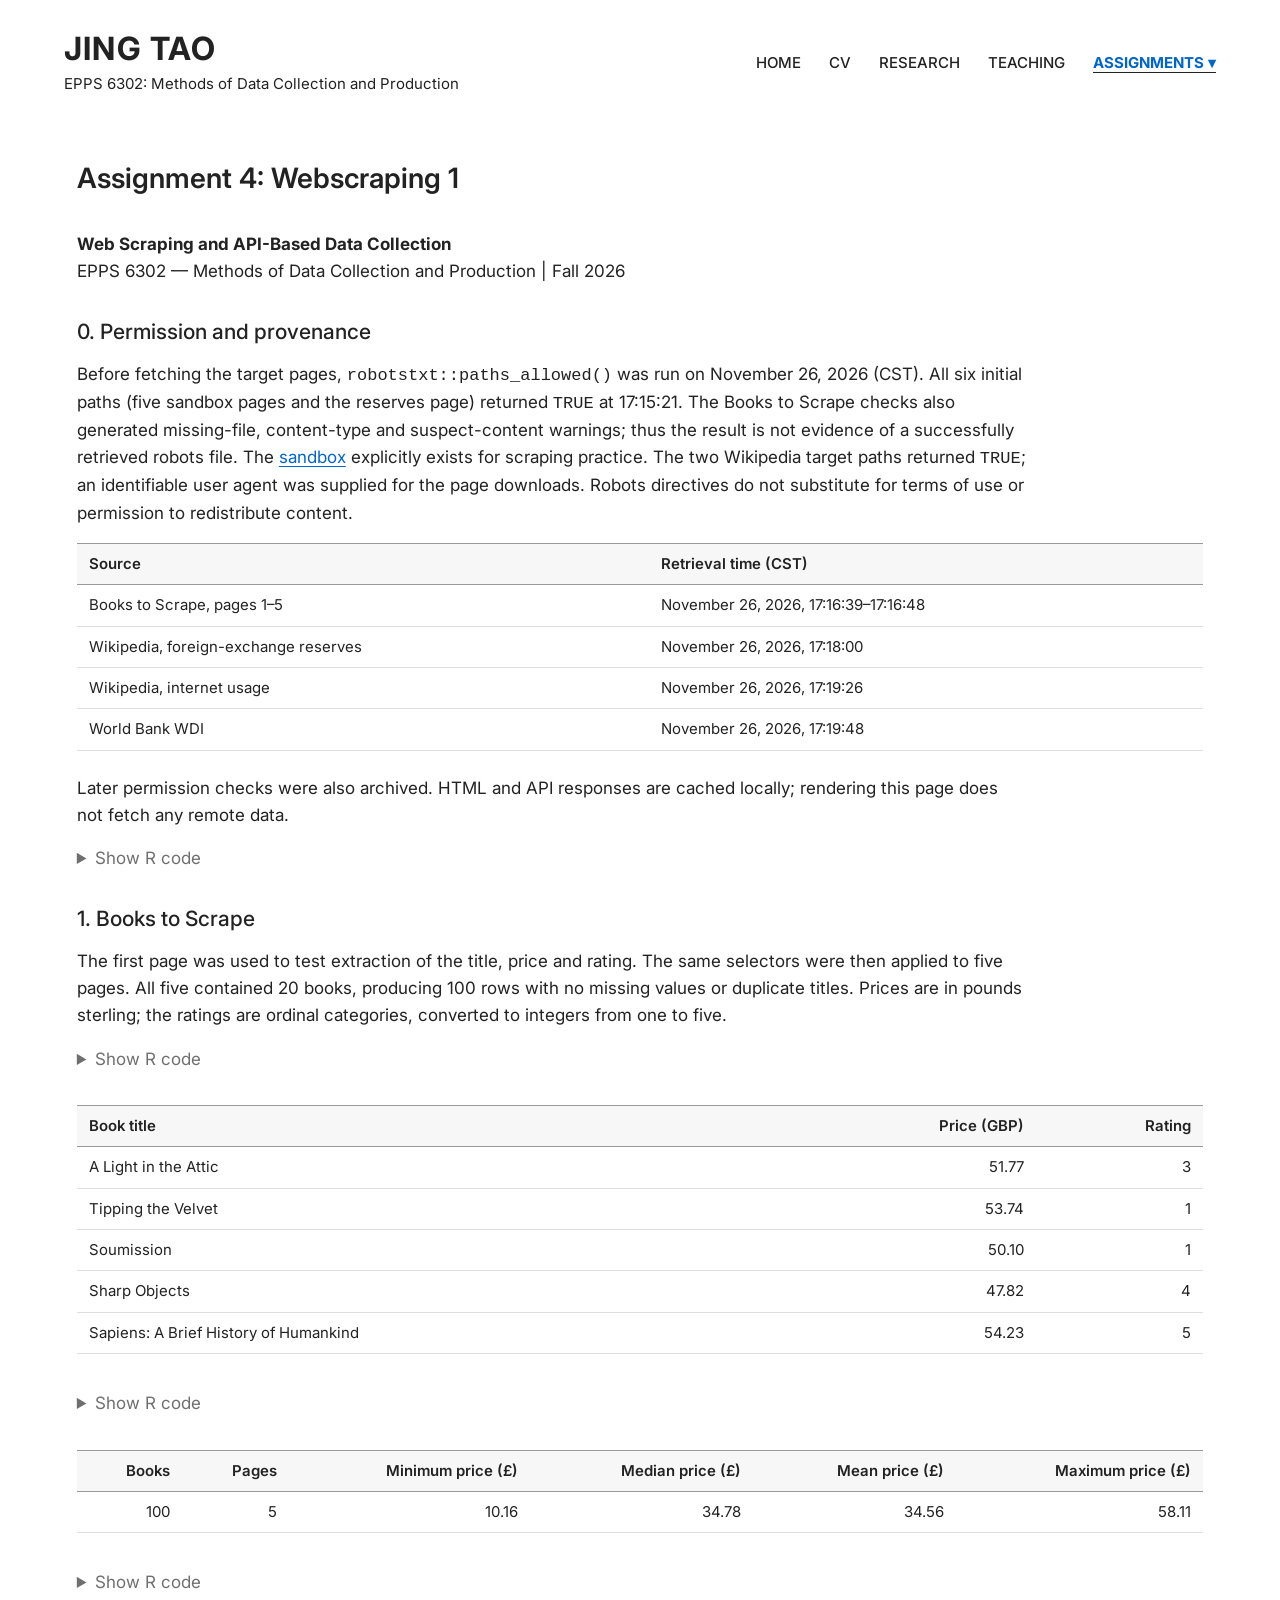
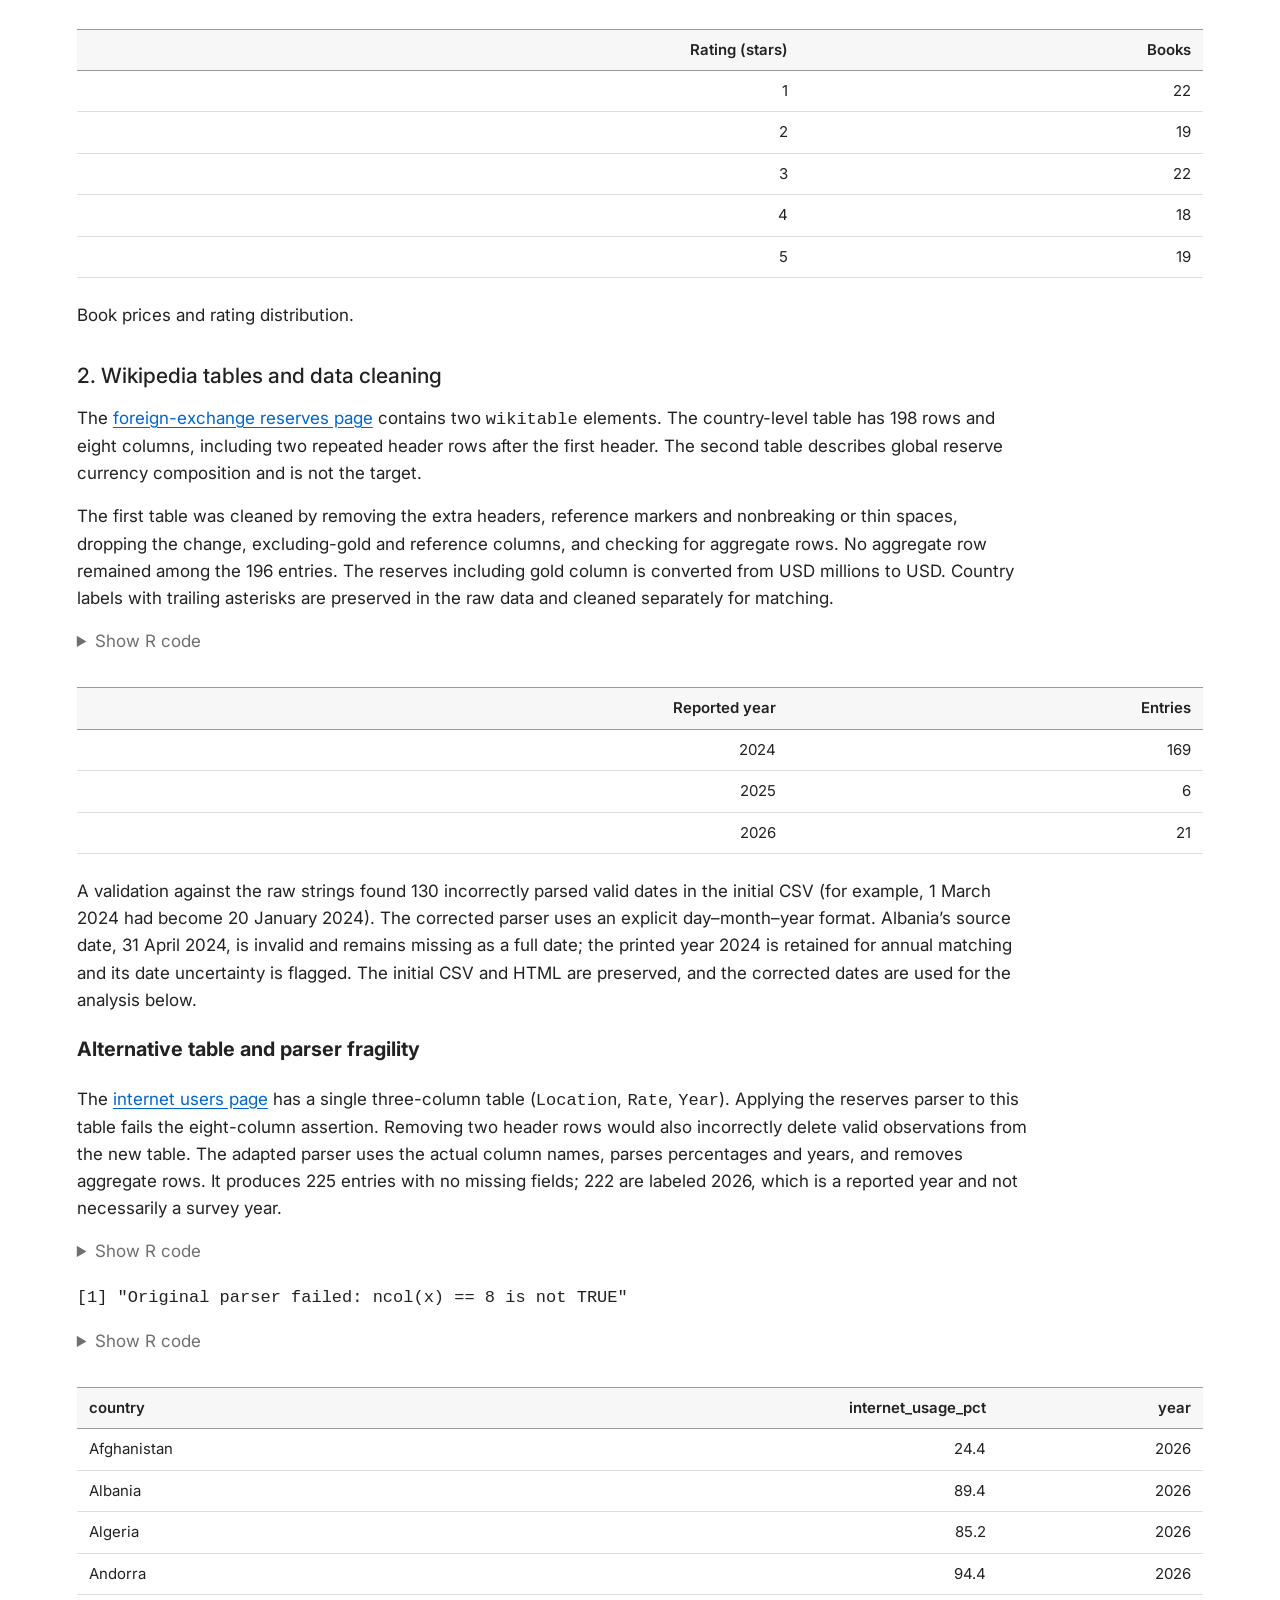
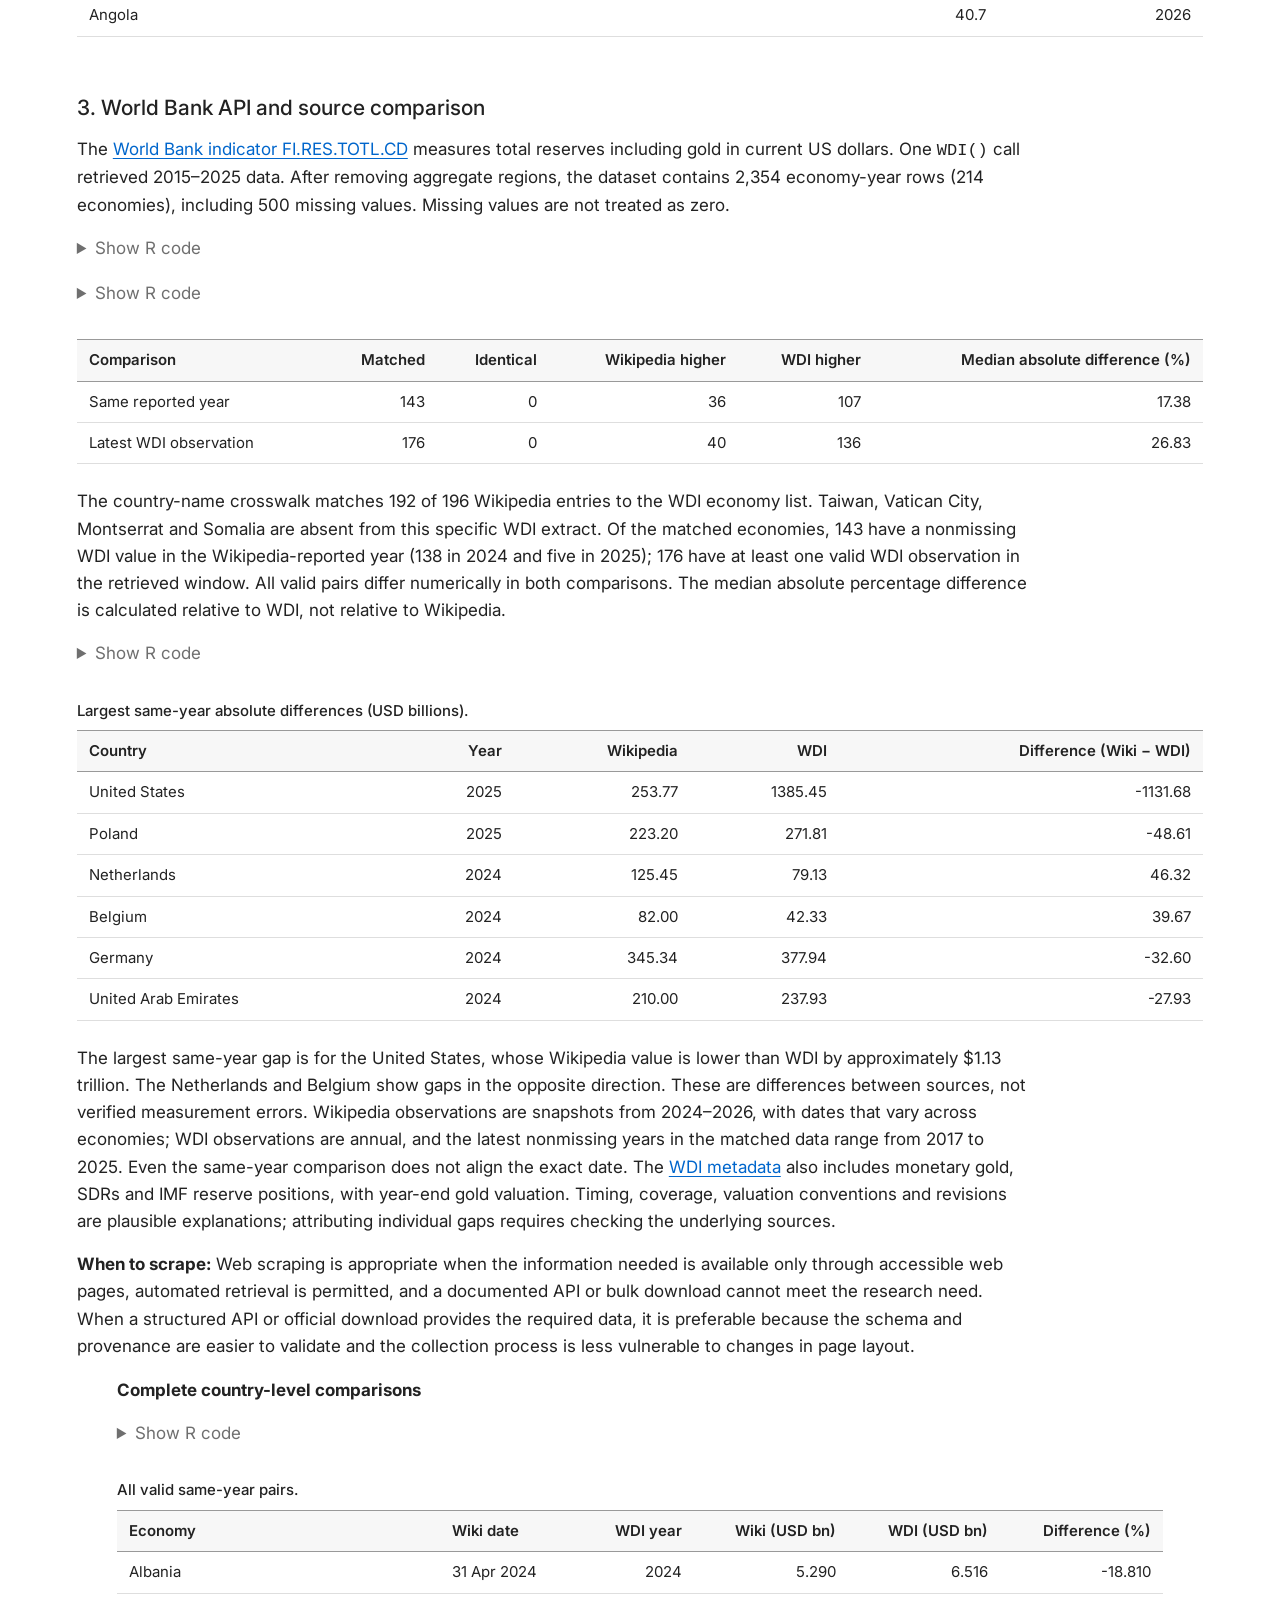
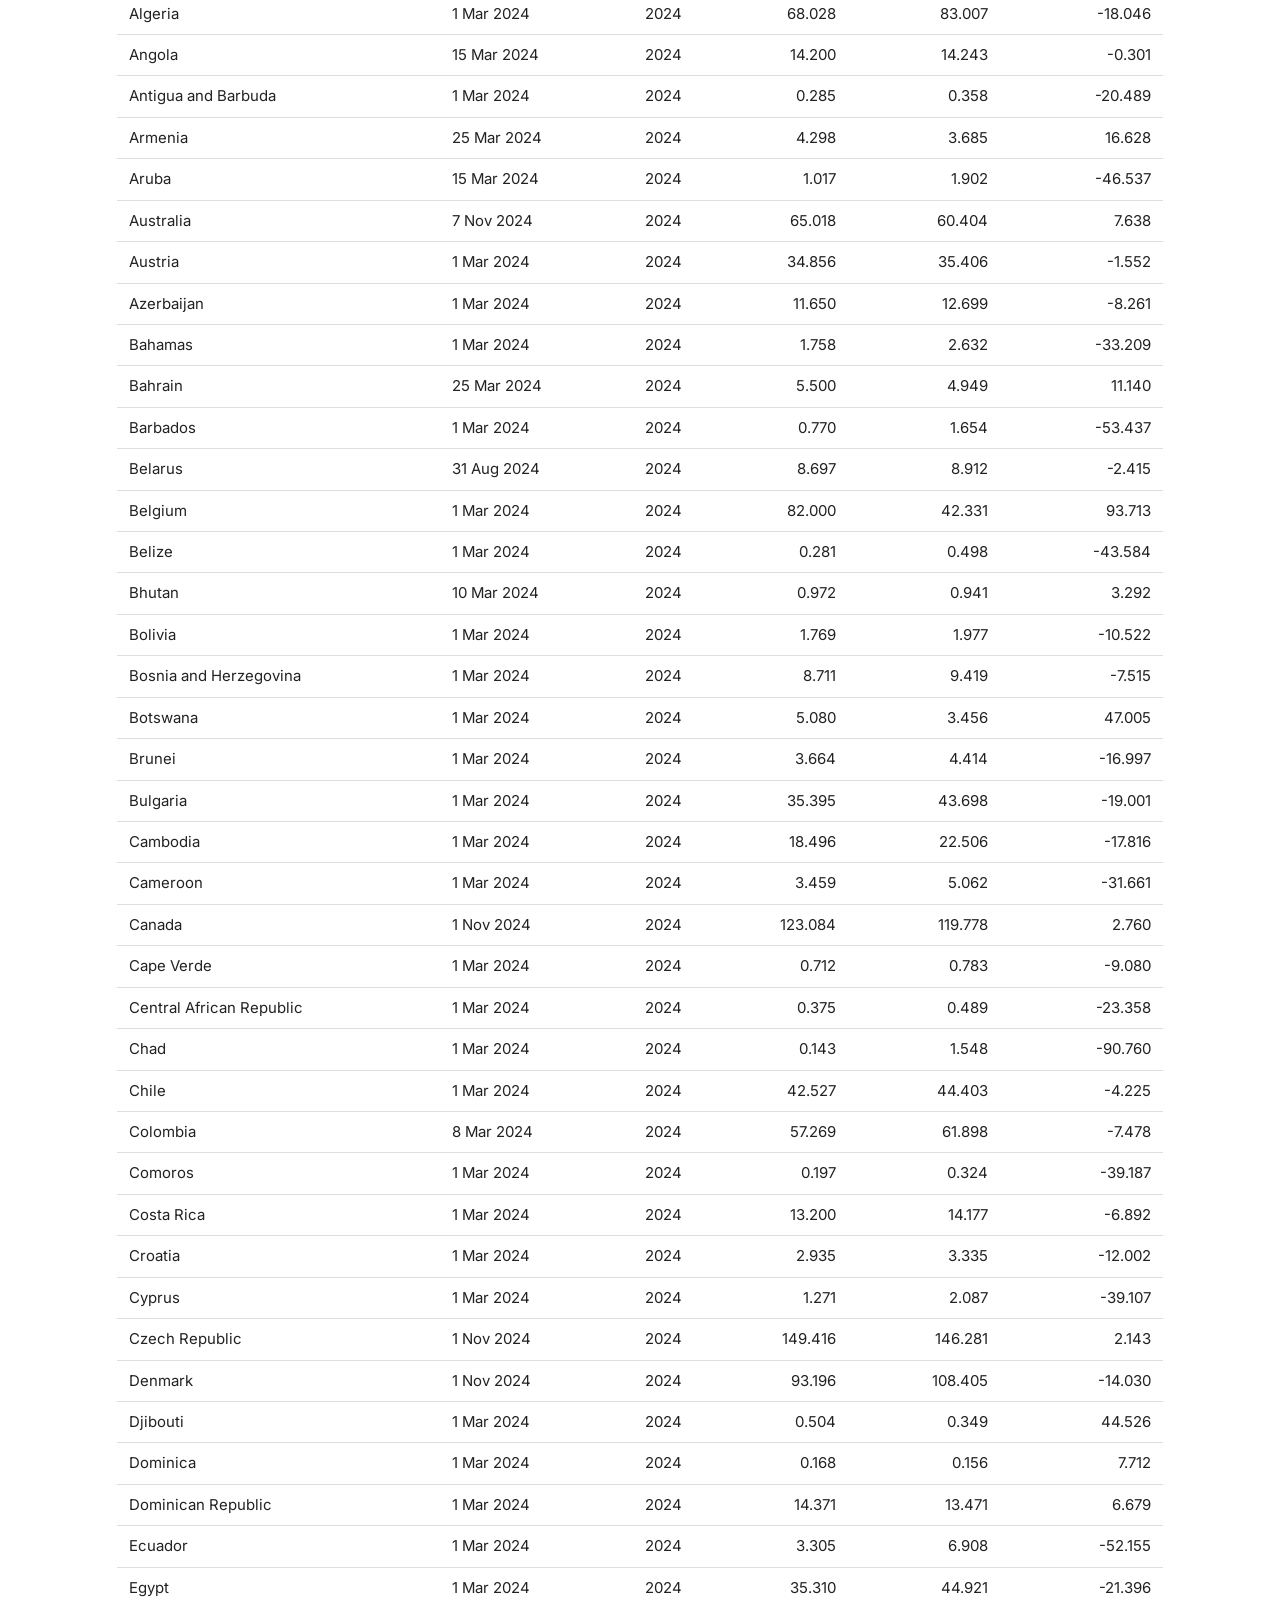
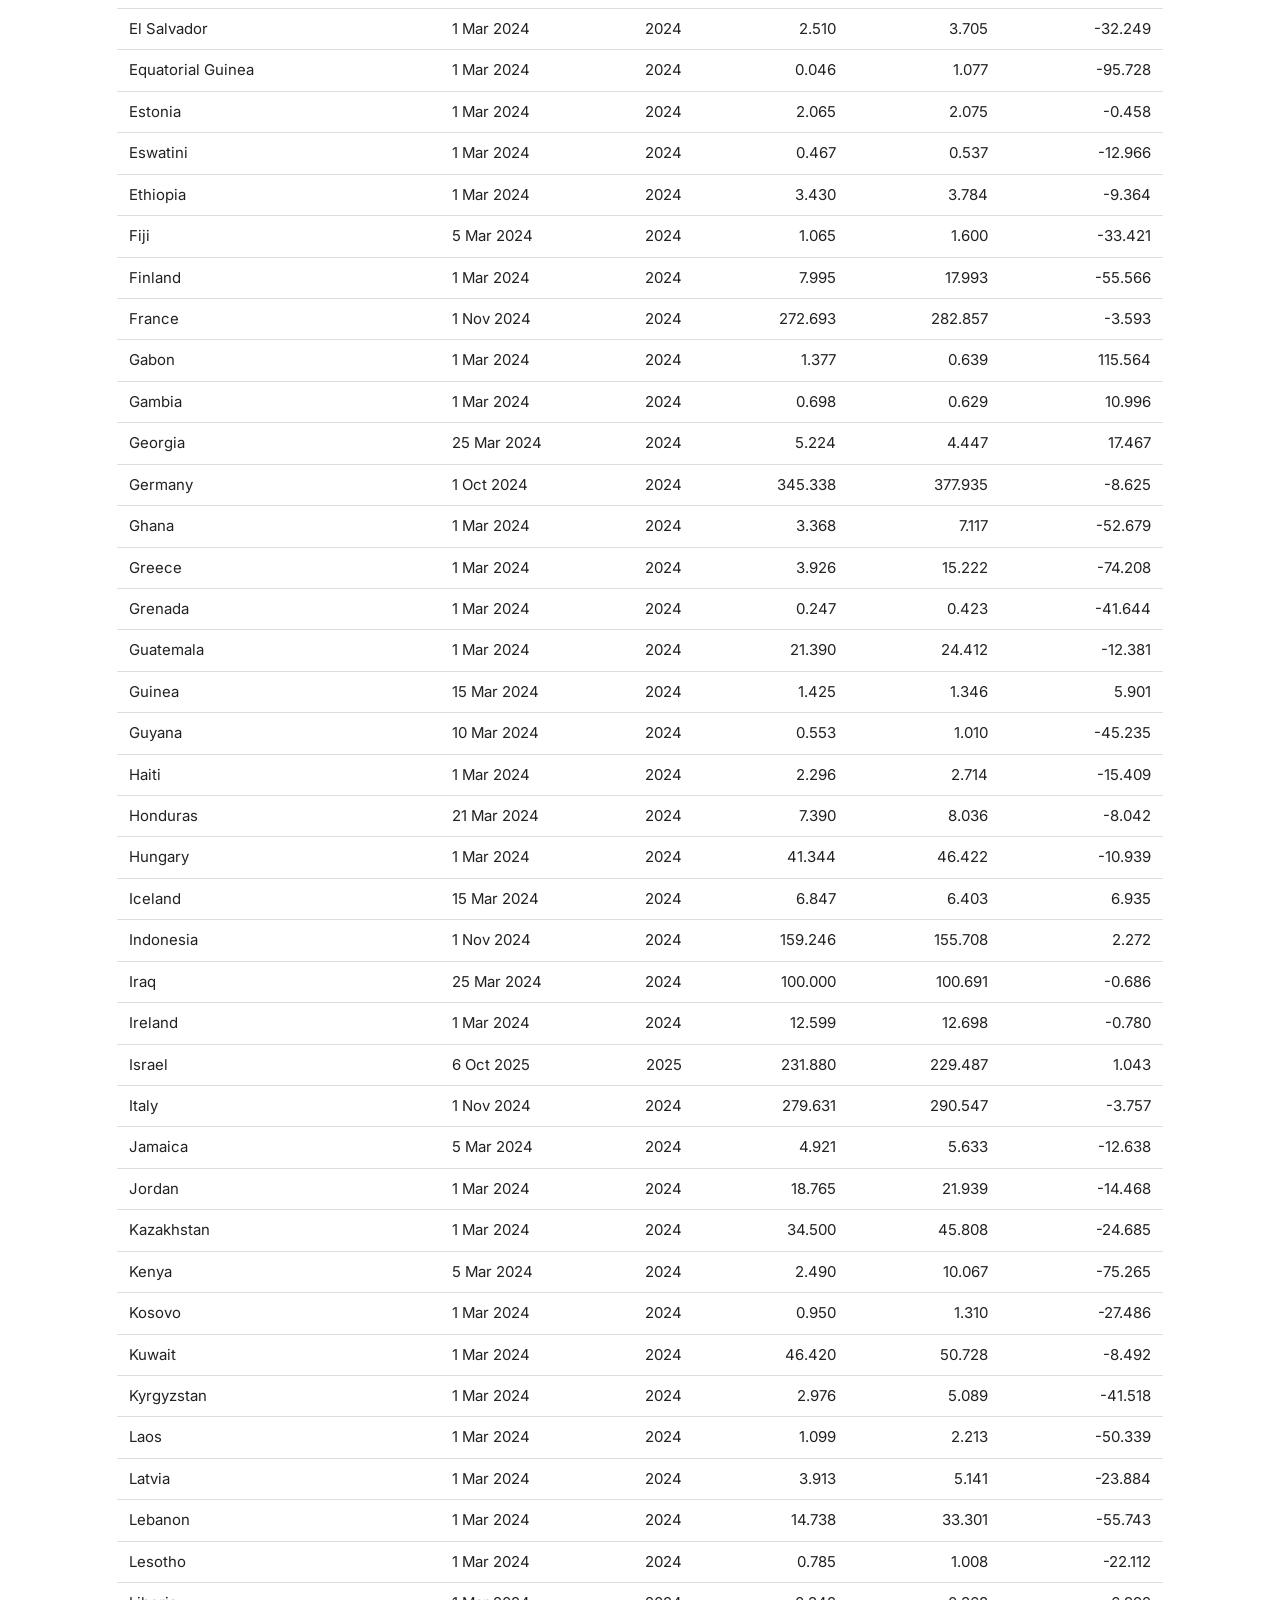
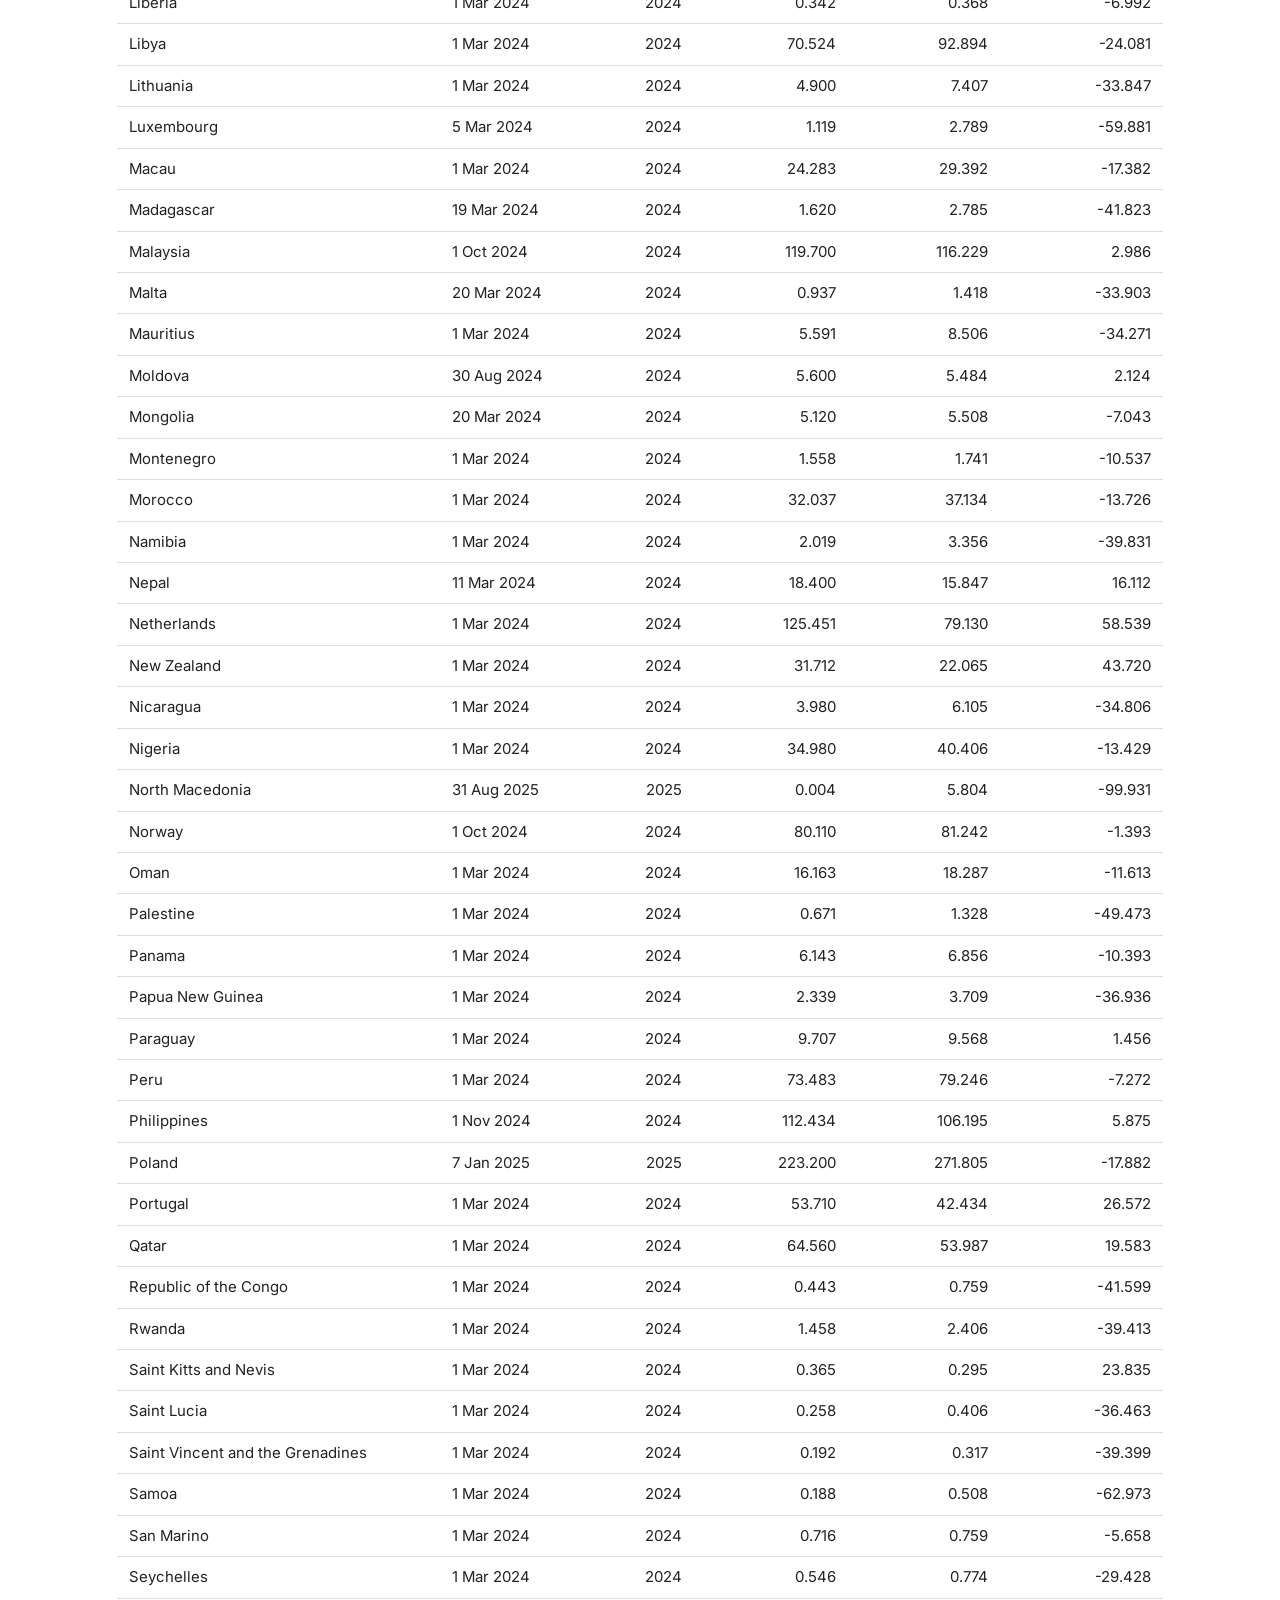
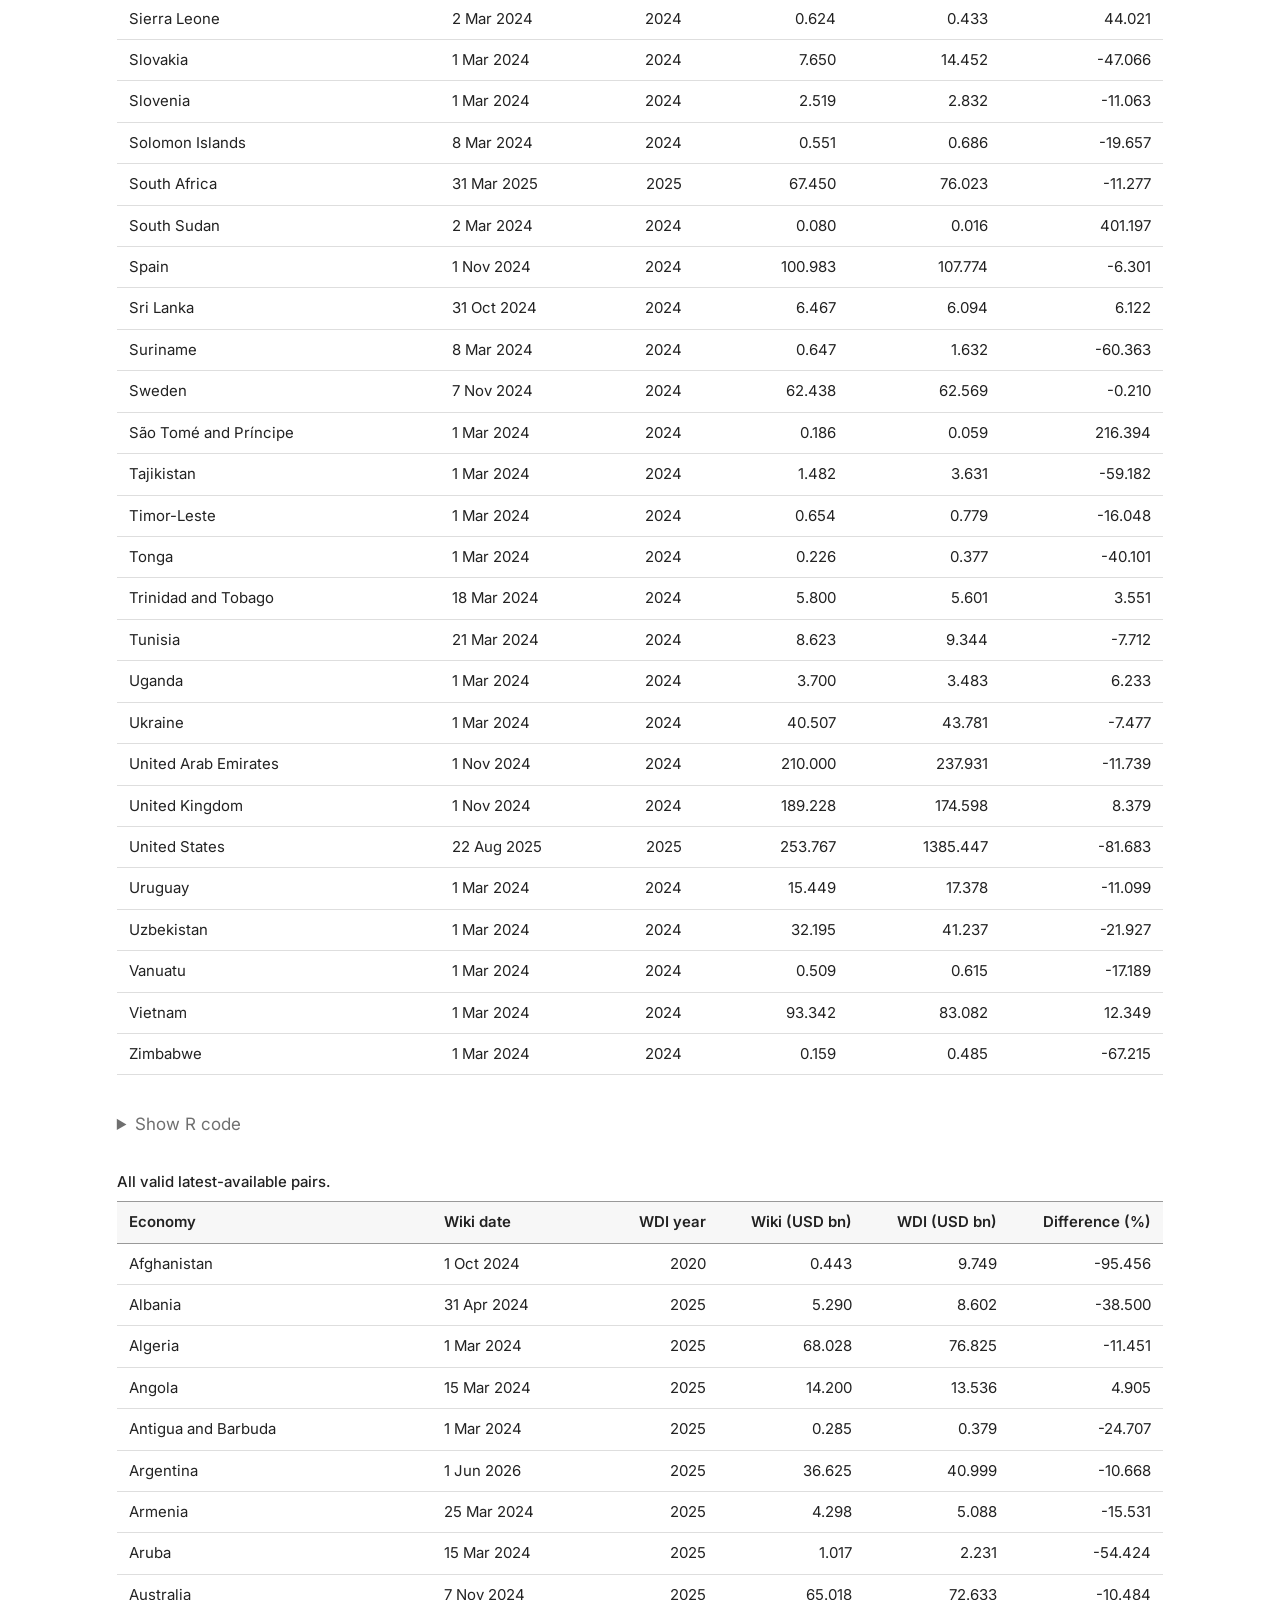
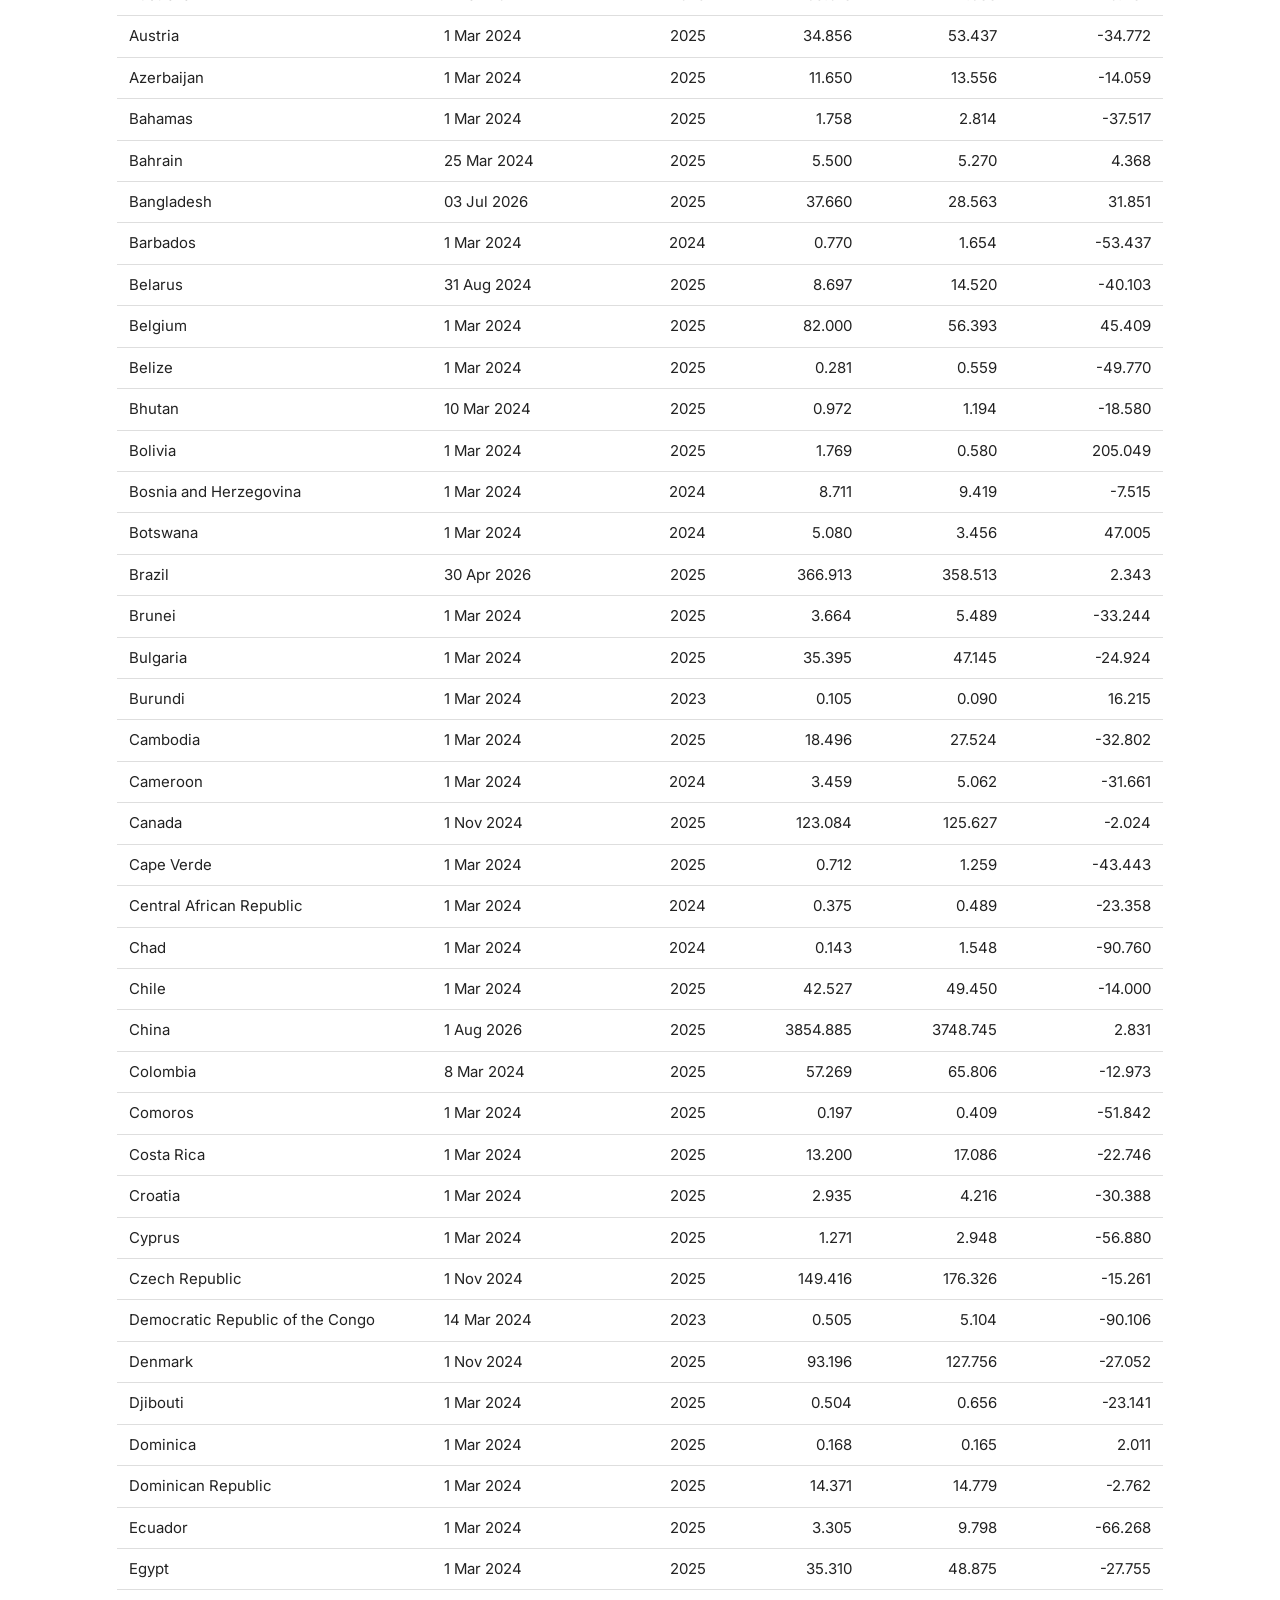
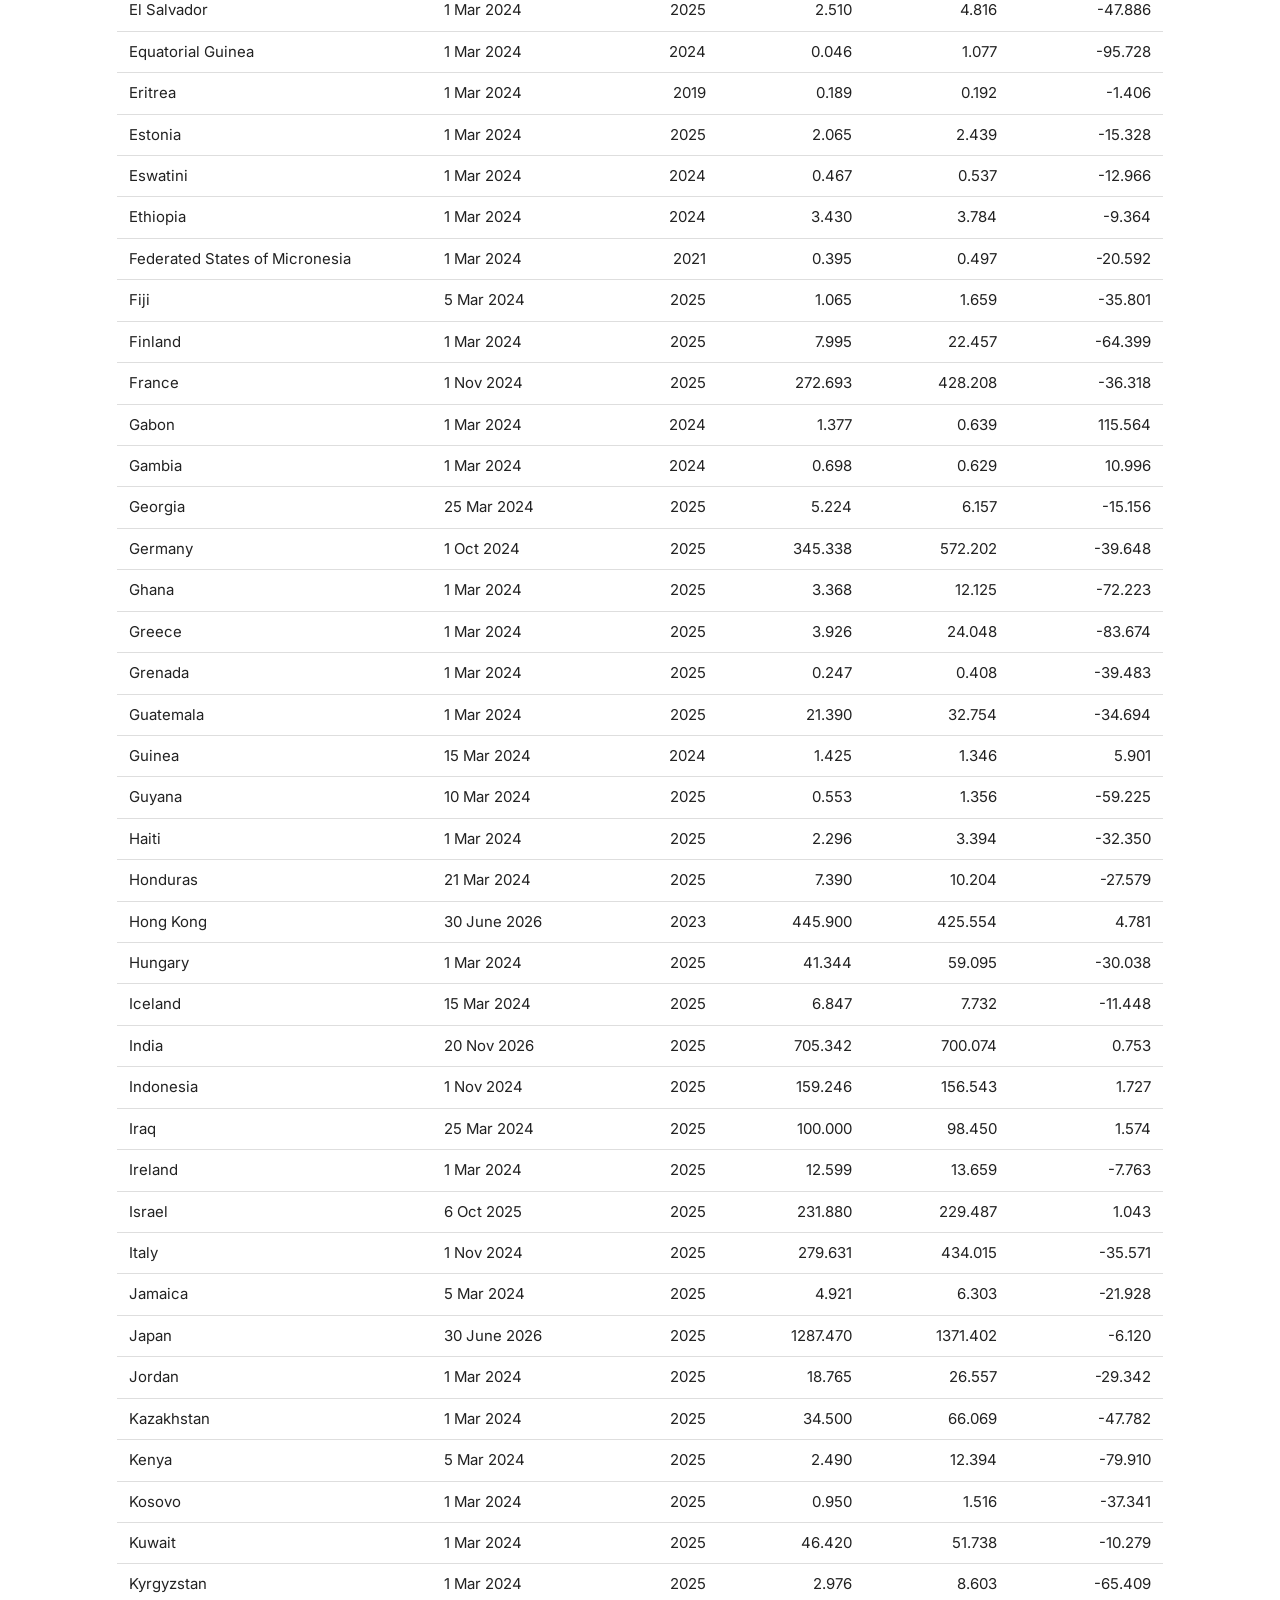
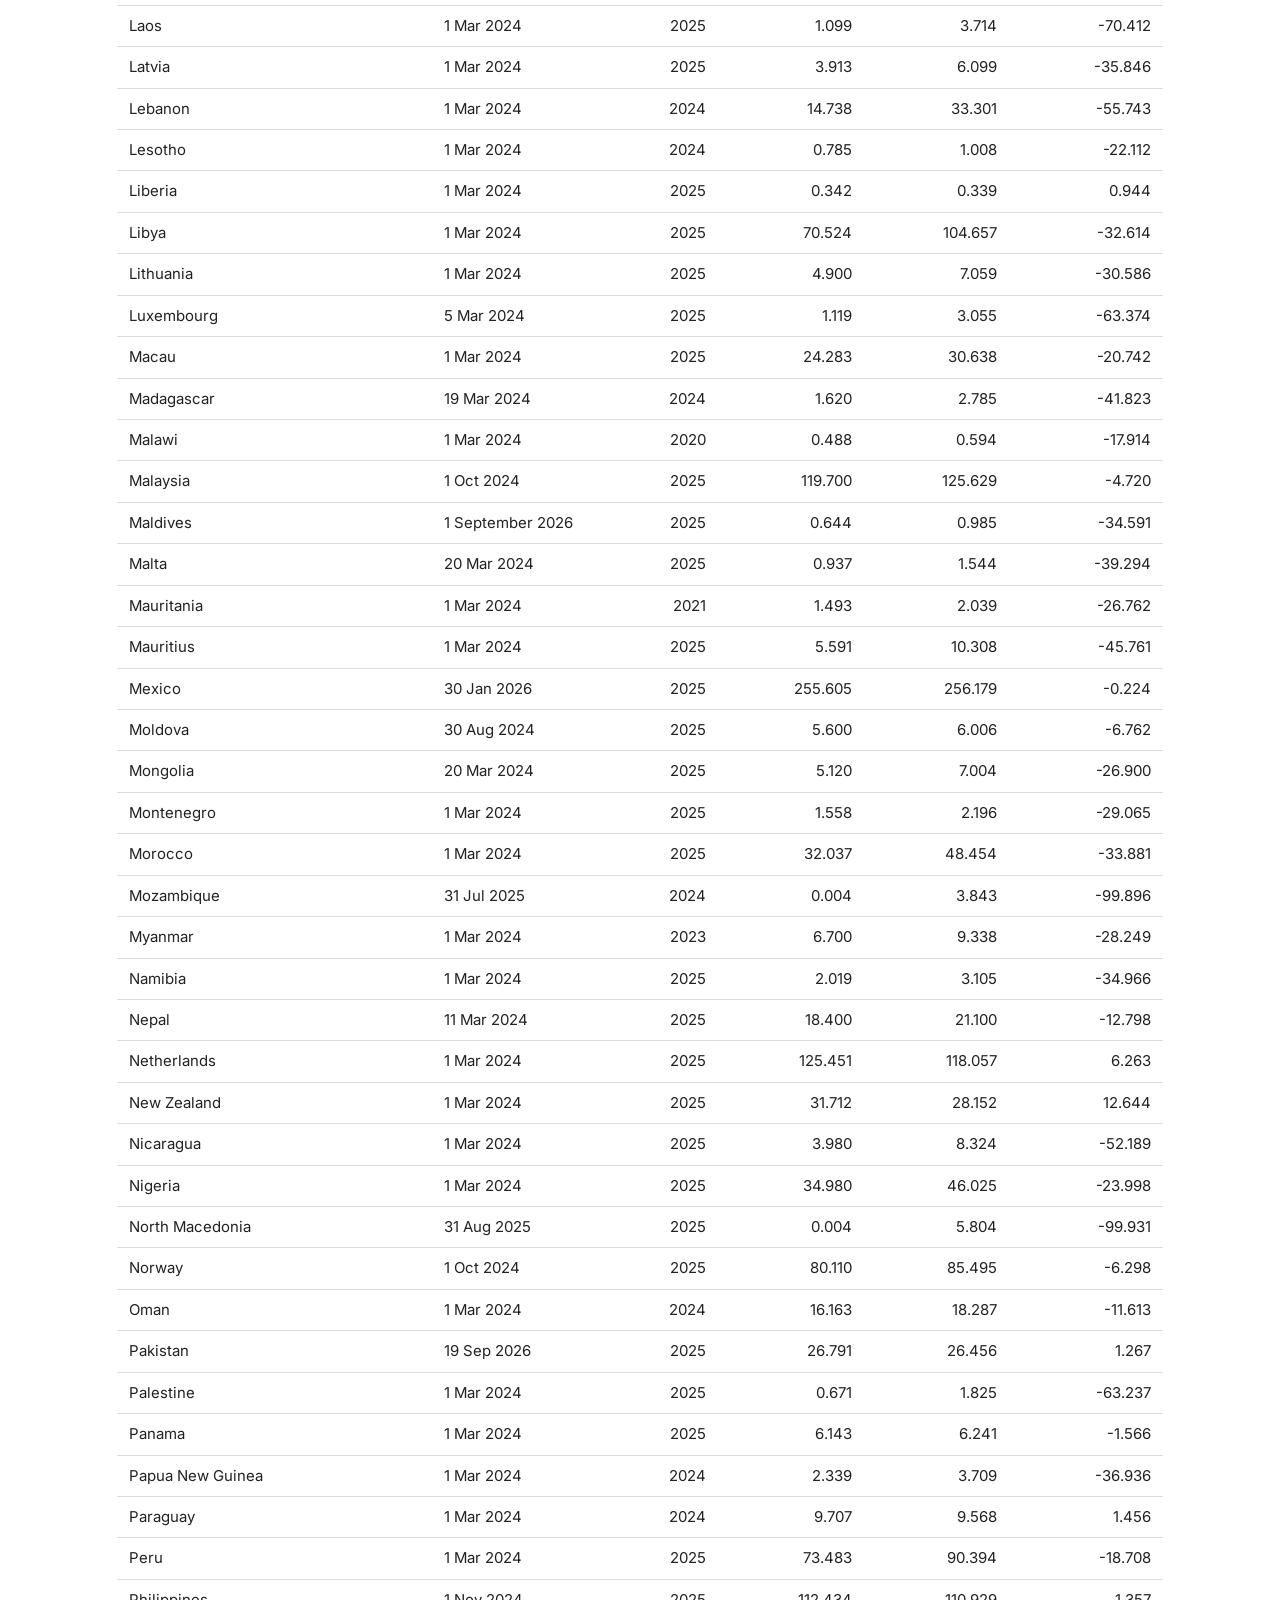
<file: docs/assign04.html>
<!DOCTYPE html>
<html xmlns="http://www.w3.org/1999/xhtml" lang="en" xml:lang="en"><head>

<meta charset="utf-8">
<meta name="generator" content="quarto-1.9.38">

<meta name="viewport" content="width=device-width, initial-scale=1.0, user-scalable=yes">


<title>Assignment 4: Webscraping 1 – EPPS 6302: Methods of Data Collection and Production</title>
<style>
/* Default styles provided by pandoc.
** See https://pandoc.org/MANUAL.html#variables-for-html for config info.
*/
code{white-space: pre-wrap;}
span.smallcaps{font-variant: small-caps;}
div.columns{display: flex; gap: min(4vw, 1.5em);}
div.column{flex: auto; overflow-x: auto;}
div.hanging-indent{margin-left: 1.5em; text-indent: -1.5em;}
ul.task-list{list-style: none;}
ul.task-list li input[type="checkbox"] {
  width: 0.8em;
  margin: 0 0.8em 0.2em -1em; /* quarto-specific, see https://github.com/quarto-dev/quarto-cli/issues/4556 */ 
  vertical-align: middle;
}
.display.math{display: block; text-align: center; margin: 0.5rem auto;}
/* CSS for syntax highlighting */
html { -webkit-text-size-adjust: 100%; }
pre > code.sourceCode { white-space: pre; position: relative; }
pre > code.sourceCode > span { display: inline-block; line-height: 1.25; }
pre > code.sourceCode > span:empty { height: 1.2em; }
.sourceCode { overflow: visible; }
code.sourceCode > span { color: inherit; text-decoration: inherit; }
div.sourceCode { margin: 1em 0; }
pre.sourceCode { margin: 0; }
@media screen {
div.sourceCode { overflow: auto; }
}
@media print {
pre > code.sourceCode { white-space: pre-wrap; }
pre > code.sourceCode > span { text-indent: -5em; padding-left: 5em; }
}
pre.numberSource code
  { counter-reset: source-line 0; }
pre.numberSource code > span
  { position: relative; left: -4em; counter-increment: source-line; }
pre.numberSource code > span > a:first-child::before
  { content: counter(source-line);
    position: relative; left: -1em; text-align: right; vertical-align: baseline;
    border: none; display: inline-block;
    -webkit-touch-callout: none; -webkit-user-select: none;
    -khtml-user-select: none; -moz-user-select: none;
    -ms-user-select: none; user-select: none;
    padding: 0 4px; width: 4em;
  }
pre.numberSource { margin-left: 3em;  padding-left: 4px; }
div.sourceCode
  {   }
@media screen {
pre > code.sourceCode > span > a:first-child::before { text-decoration: underline; }
}
</style>


<script src="site_libs/clipboard/clipboard.min.js"></script>
<script src="site_libs/quarto-html/tabby.min.js"></script>
<script src="site_libs/quarto-html/popper.min.js"></script>
<script src="site_libs/quarto-html/tippy.umd.min.js"></script>
<script src="site_libs/quarto-html/anchor.min.js"></script>
<link href="site_libs/quarto-html/tippy.css" rel="stylesheet">
<link href="site_libs/quarto-html/light-border.css" rel="stylesheet">
<link href="site_libs/quarto-html/quarto-html-640605f58ae58ee79329c070719e555b.min.css" rel="stylesheet" append-hash="true" data-mode="light">
<link href="site_libs/quarto-html/quarto-syntax-highlighting-15634bcf2e68342d4ad2dfa704d543f6.css" rel="stylesheet" id="quarto-text-highlighting-styles">
<link rel="preconnect" href="https://fonts.googleapis.com">
<link rel="preconnect" href="https://fonts.gstatic.com" crossorigin="">
<link href="https://fonts.googleapis.com/css2?family=Inter:wght@400;500;600;700&amp;display=swap" rel="stylesheet">


<link rel="stylesheet" href="research.css">
<link rel="stylesheet" href="styles.css">
</head>

<body>

<header class="header">

    <div class="site-title">
        <div class="name">JING TAO</div>
        <div class="course-title">
            EPPS 6302: Methods of Data Collection and Production
        </div>
    </div>

    <nav class="nav">

        <a href="index.html">HOME</a>

        <a href="JING_TAO_CV.pdf" target="_blank">CV</a>

        <a href="research.html">RESEARCH</a>

        <a href="teaching.html">TEACHING</a>

        <div class="assignment-menu">

            <button aria-controls="assignment-links" aria-expanded="false" type="button">
                ASSIGNMENTS <span aria-hidden="true">▾</span>
            </button>

            <div class="assignment-links" hidden="" id="assignment-links">

                <a href="assign01.html">Assignment 1: Create a Quarto Website</a>
                <a href="assign02.html">Assignment 2: Google Trends</a>
                <a href="assign03.html">Assignment 3: ACS via tidycensus</a>
                <a href="assign04.html">Assignment 4: Web Scraping</a>
                <a href="assign05.html">Assignment 5: Government Data API</a>
                <a href="assign06.html">Assignment 6: Text Analytics with quanteda</a>
                <a href="assign07.html">Assignment 7: YouTube Data API</a>
                <a href="assign08.html">Assignment 8: Record Linkage</a>

            </div>

        </div>

    </nav>

</header>

<script>
document.addEventListener('DOMContentLoaded', function () {

    const menu = document.querySelector('.assignment-menu');
    const button = menu.querySelector('button');
    const links = menu.querySelector('.assignment-links');

    const toggle = (open) => {
        links.hidden = !open;
        button.setAttribute('aria-expanded', String(open));
    };

    button.addEventListener('click', () => toggle(links.hidden));

    document.addEventListener('click', e => {
        if (!menu.contains(e.target)) toggle(false);
    });

    document.addEventListener('keydown', e => {
        if (e.key === 'Escape') {
            toggle(false);
            button.focus();
        }
    });

    const page = location.pathname.split('/').pop() || 'index.html';

    document.querySelectorAll('.nav a').forEach(a => {
        if (a.getAttribute('href') === page) {
            a.classList.add('active');
            a.setAttribute('aria-current', 'page');
        }
    });

    if (/^assign\d+\.html$/.test(page)) {
        button.classList.add('active');
    }

});
</script>

<header id="title-block-header">
<h1 class="title">Assignment 4: Webscraping 1</h1>

</header>


<style>
/* Assignment 4 only: preserve the shared course-site layout. */
.assignment-report.assignment04-report {
  min-width: 0;
  overflow-wrap: break-word;
}
.assignment04-report table {
  display: table !important;
  width: 100% !important;
  max-width: 100%;
  table-layout: auto !important;
  border-collapse: collapse;
  margin: 14px 0 24px;
  font-size: 0.88em;
  line-height: 1.5;
}
.assignment04-report table colgroup { display: table-column-group !important; }
.assignment04-report table col { display: table-column !important; width: auto !important; }
.assignment04-report table thead { display: table-header-group !important; }
.assignment04-report table tbody { display: table-row-group !important; }
.assignment04-report table tfoot { display: table-footer-group !important; }
.assignment04-report table tr { display: table-row !important; width: auto !important; }
.assignment04-report table th,
.assignment04-report table td {
  display: table-cell !important;
  width: auto !important;
  min-width: 0;
  padding: 9px 12px !important;
  vertical-align: top;
  white-space: normal;
  overflow-wrap: normal;
  border-bottom: 1px solid #dedede;
}
.assignment04-report table th {
  font-weight: 600;
  border-top: 1px solid #999;
  border-bottom: 1px solid #999;
  background: #f7f7f7;
}
.assignment04-report table caption {
  caption-side: top;
  text-align: left;
  font-weight: 500;
  padding: 0 0 8px;
}
.assignment04-report .cell-output-display,
.assignment04-report .quarto-table-container,
.assignment04-report .table-responsive {
  display: block;
  max-width: 100%;
  overflow-x: auto;
}
.assignment04-report pre { max-width: 100%; overflow-x: auto; }
.assignment04-report details { margin: 12px 0 18px; }
.assignment04-report img { max-width: 100%; height: auto; }
@media (max-width: 780px) {
  .assignment04-report table { font-size: 0.8em; }
  .assignment04-report table th,
  .assignment04-report table td { padding: 7px 8px !important; }
}
</style>
<section id="assignment-4-webscraping-1" class="assignment-report assignment04-report">
<h1>Assignment 4: Webscraping 1</h1>
<p><strong>Web Scraping and API-Based Data Collection</strong><br>
EPPS 6302 — Methods of Data Collection and Production | Fall 2026</p>
<h2 id="permission-and-provenance" class="anchored">0. Permission and provenance</h2>
<p>Before fetching the target pages, <code>robotstxt::paths_allowed()</code> was run on November 26, 2026 (CST). All six initial paths (five sandbox pages and the reserves page) returned <code>TRUE</code> at 17:15:21. The Books to Scrape checks also generated missing-file, content-type and suspect-content warnings; thus the result is not evidence of a successfully retrieved robots file. The <a href="https://books.toscrape.com/">sandbox</a> explicitly exists for scraping practice. The two Wikipedia target paths returned <code>TRUE</code>; an identifiable user agent was supplied for the page downloads. Robots directives do not substitute for terms of use or permission to redistribute content.</p>
<table class="caption-top">
<thead>
<tr class="header">
<th style="text-align: left;">Source</th>
<th style="text-align: left;">Retrieval time (CST)</th>
</tr>
</thead>
<tbody>
<tr class="odd">
<td style="text-align: left;">Books to Scrape, pages 1–5</td>
<td style="text-align: left;">November 26, 2026, 17:16:39–17:16:48</td>
</tr>
<tr class="even">
<td style="text-align: left;">Wikipedia, foreign-exchange reserves</td>
<td style="text-align: left;">November 26, 2026, 17:18:00</td>
</tr>
<tr class="odd">
<td style="text-align: left;">Wikipedia, internet usage</td>
<td style="text-align: left;">November 26, 2026, 17:19:26</td>
</tr>
<tr class="even">
<td style="text-align: left;">World Bank WDI</td>
<td style="text-align: left;">November 26, 2026, 17:19:48</td>
</tr>
</tbody>
</table>
<p>Later permission checks were also archived. HTML and API responses are cached locally; rendering this page does not fetch any remote data.</p>
<div class="cell">
<details class="code-fold">
<summary>Show R code</summary>
<div class="code-copy-outer-scaffold"><div class="sourceCode cell-code" id="cb1"><pre class="sourceCode r code-with-copy"><code class="sourceCode r"><span id="cb1-1"><a href="#cb1-1" aria-hidden="true" tabindex="-1"></a><span class="fu">library</span>(robotstxt)</span>
<span id="cb1-2"><a href="#cb1-2" aria-hidden="true" tabindex="-1"></a>book_urls <span class="ot">&lt;-</span> <span class="fu">paste0</span>(<span class="st">"https://books.toscrape.com/catalogue/page-"</span>, <span class="dv">1</span><span class="sc">:</span><span class="dv">5</span>, <span class="st">".html"</span>)</span>
<span id="cb1-3"><a href="#cb1-3" aria-hidden="true" tabindex="-1"></a>wiki_url <span class="ot">&lt;-</span> <span class="st">"https://en.wikipedia.org/wiki/List_of_countries_by_foreign-exchange_reserves"</span></span>
<span id="cb1-4"><a href="#cb1-4" aria-hidden="true" tabindex="-1"></a>internet_url <span class="ot">&lt;-</span> <span class="st">"https://en.wikipedia.org/wiki/List_of_countries_by_number_of_internet_users"</span></span>
<span id="cb1-5"><a href="#cb1-5" aria-hidden="true" tabindex="-1"></a></span>
<span id="cb1-6"><a href="#cb1-6" aria-hidden="true" tabindex="-1"></a><span class="fu">paths_allowed</span>(<span class="fu">c</span>(book_urls, wiki_url))</span>
<span id="cb1-7"><a href="#cb1-7" aria-hidden="true" tabindex="-1"></a><span class="co"># Provide a real contact address locally; do not publish it in the script.</span></span>
<span id="cb1-8"><a href="#cb1-8" aria-hidden="true" tabindex="-1"></a>wiki_agent <span class="ot">&lt;-</span> <span class="fu">paste0</span>(<span class="st">"EPPS6302Research/1.0 ("</span>, <span class="fu">readline</span>(<span class="st">"Contact email: "</span>), <span class="st">")"</span>)</span>
<span id="cb1-9"><a href="#cb1-9" aria-hidden="true" tabindex="-1"></a><span class="fu">paths_allowed</span>(wiki_url, <span class="at">bot =</span> <span class="st">"EPPS6302Research"</span>, <span class="at">user_agent =</span> wiki_agent)</span>
<span id="cb1-10"><a href="#cb1-10" aria-hidden="true" tabindex="-1"></a><span class="fu">paths_allowed</span>(internet_url, <span class="at">bot =</span> <span class="st">"EPPS6302Research"</span>, <span class="at">user_agent =</span> wiki_agent)</span>
<span id="cb1-11"><a href="#cb1-11" aria-hidden="true" tabindex="-1"></a></span>
<span id="cb1-12"><a href="#cb1-12" aria-hidden="true" tabindex="-1"></a><span class="co"># After checking permission, cache each successful response once.</span></span>
<span id="cb1-13"><a href="#cb1-13" aria-hidden="true" tabindex="-1"></a>cache_html <span class="ot">&lt;-</span> <span class="cf">function</span>(url, path, agent, time_path) {</span>
<span id="cb1-14"><a href="#cb1-14" aria-hidden="true" tabindex="-1"></a>  <span class="cf">if</span> (<span class="sc">!</span><span class="fu">file.exists</span>(path)) {</span>
<span id="cb1-15"><a href="#cb1-15" aria-hidden="true" tabindex="-1"></a>    <span class="fu">Sys.sleep</span>(<span class="dv">2</span>)</span>
<span id="cb1-16"><a href="#cb1-16" aria-hidden="true" tabindex="-1"></a>    response <span class="ot">&lt;-</span> httr<span class="sc">::</span><span class="fu">GET</span>(url, httr<span class="sc">::</span><span class="fu">user_agent</span>(agent), httr<span class="sc">::</span><span class="fu">timeout</span>(<span class="dv">60</span>))</span>
<span id="cb1-17"><a href="#cb1-17" aria-hidden="true" tabindex="-1"></a>    httr<span class="sc">::</span><span class="fu">stop_for_status</span>(response)</span>
<span id="cb1-18"><a href="#cb1-18" aria-hidden="true" tabindex="-1"></a>    <span class="fu">writeBin</span>(httr<span class="sc">::</span><span class="fu">content</span>(response, <span class="at">as =</span> <span class="st">"raw"</span>), path)</span>
<span id="cb1-19"><a href="#cb1-19" aria-hidden="true" tabindex="-1"></a>    <span class="fu">writeLines</span>(<span class="fu">format</span>(<span class="fu">Sys.time</span>(), <span class="at">tz =</span> <span class="st">"America/Chicago"</span>, <span class="at">usetz =</span> <span class="cn">TRUE</span>),</span>
<span id="cb1-20"><a href="#cb1-20" aria-hidden="true" tabindex="-1"></a>               time_path)</span>
<span id="cb1-21"><a href="#cb1-21" aria-hidden="true" tabindex="-1"></a>  }</span>
<span id="cb1-22"><a href="#cb1-22" aria-hidden="true" tabindex="-1"></a>}</span>
<span id="cb1-23"><a href="#cb1-23" aria-hidden="true" tabindex="-1"></a>data_dir <span class="ot">&lt;-</span> <span class="st">"data/assignment04"</span></span>
<span id="cb1-24"><a href="#cb1-24" aria-hidden="true" tabindex="-1"></a><span class="fu">dir.create</span>(data_dir, <span class="at">recursive =</span> <span class="cn">TRUE</span>, <span class="at">showWarnings =</span> <span class="cn">FALSE</span>)</span>
<span id="cb1-25"><a href="#cb1-25" aria-hidden="true" tabindex="-1"></a><span class="co"># Use the sandbox's explicit invitation to practice scraping and check paths.</span></span>
<span id="cb1-26"><a href="#cb1-26" aria-hidden="true" tabindex="-1"></a><span class="fu">stopifnot</span>(<span class="fu">all</span>(<span class="fu">paths_allowed</span>(book_urls)))</span>
<span id="cb1-27"><a href="#cb1-27" aria-hidden="true" tabindex="-1"></a><span class="cf">for</span> (i <span class="cf">in</span> <span class="fu">seq_along</span>(book_urls)) {</span>
<span id="cb1-28"><a href="#cb1-28" aria-hidden="true" tabindex="-1"></a>  <span class="fu">cache_html</span>(book_urls[i], <span class="fu">file.path</span>(data_dir, <span class="fu">paste0</span>(<span class="st">"books_page_"</span>, i, <span class="st">".html"</span>)),</span>
<span id="cb1-29"><a href="#cb1-29" aria-hidden="true" tabindex="-1"></a>             wiki_agent, <span class="fu">file.path</span>(data_dir, <span class="fu">paste0</span>(<span class="st">"books_page_"</span>, i, <span class="st">"_retrieval.txt"</span>)))</span>
<span id="cb1-30"><a href="#cb1-30" aria-hidden="true" tabindex="-1"></a>}</span>
<span id="cb1-31"><a href="#cb1-31" aria-hidden="true" tabindex="-1"></a><span class="fu">stopifnot</span>(<span class="fu">isTRUE</span>(<span class="fu">unname</span>(<span class="fu">paths_allowed</span>(wiki_url, <span class="at">bot =</span> <span class="st">"EPPS6302Research"</span>, <span class="at">user_agent =</span> wiki_agent))))</span>
<span id="cb1-32"><a href="#cb1-32" aria-hidden="true" tabindex="-1"></a><span class="fu">cache_html</span>(wiki_url, <span class="fu">file.path</span>(data_dir, <span class="st">"wiki_reserves_raw.html"</span>),</span>
<span id="cb1-33"><a href="#cb1-33" aria-hidden="true" tabindex="-1"></a>           wiki_agent, <span class="fu">file.path</span>(data_dir, <span class="st">"wiki_reserves_retrieval.txt"</span>))</span>
<span id="cb1-34"><a href="#cb1-34" aria-hidden="true" tabindex="-1"></a><span class="fu">stopifnot</span>(<span class="fu">isTRUE</span>(<span class="fu">unname</span>(<span class="fu">paths_allowed</span>(internet_url, <span class="at">bot =</span> <span class="st">"EPPS6302Research"</span>, <span class="at">user_agent =</span> wiki_agent))))</span>
<span id="cb1-35"><a href="#cb1-35" aria-hidden="true" tabindex="-1"></a><span class="fu">cache_html</span>(internet_url, <span class="fu">file.path</span>(data_dir, <span class="st">"wiki_internet_raw.html"</span>),</span>
<span id="cb1-36"><a href="#cb1-36" aria-hidden="true" tabindex="-1"></a>           wiki_agent, <span class="fu">file.path</span>(data_dir, <span class="st">"wiki_internet_retrieval.txt"</span>))</span></code></pre></div><button title="Copy to Clipboard" class="code-copy-button"><i class="bi"></i></button></div>
</details>
</div>
<h2 id="books-to-scrape" class="anchored">1. Books to Scrape</h2>
<p>The first page was used to test extraction of the title, price and rating. The same selectors were then applied to five pages. All five contained 20 books, producing 100 rows with no missing values or duplicate titles. Prices are in pounds sterling; the ratings are ordinal categories, converted to integers from one to five.</p>
<div class="cell">
<details class="code-fold">
<summary>Show R code</summary>
<div class="code-copy-outer-scaffold"><div class="sourceCode cell-code" id="cb2"><pre class="sourceCode r code-with-copy"><code class="sourceCode r"><span id="cb2-1"><a href="#cb2-1" aria-hidden="true" tabindex="-1"></a><span class="fu">library</span>(rvest)</span>
<span id="cb2-2"><a href="#cb2-2" aria-hidden="true" tabindex="-1"></a><span class="fu">library</span>(dplyr)</span>
<span id="cb2-3"><a href="#cb2-3" aria-hidden="true" tabindex="-1"></a><span class="fu">library</span>(tidyr)</span>
<span id="cb2-4"><a href="#cb2-4" aria-hidden="true" tabindex="-1"></a><span class="fu">library</span>(stringr)</span>
<span id="cb2-5"><a href="#cb2-5" aria-hidden="true" tabindex="-1"></a><span class="fu">library</span>(readr)</span>
<span id="cb2-6"><a href="#cb2-6" aria-hidden="true" tabindex="-1"></a>data_dir <span class="ot">&lt;-</span> <span class="st">"data/assignment04"</span></span>
<span id="cb2-7"><a href="#cb2-7" aria-hidden="true" tabindex="-1"></a></span>
<span id="cb2-8"><a href="#cb2-8" aria-hidden="true" tabindex="-1"></a>scrape_books <span class="ot">&lt;-</span> <span class="cf">function</span>(i) {</span>
<span id="cb2-9"><a href="#cb2-9" aria-hidden="true" tabindex="-1"></a>  products <span class="ot">&lt;-</span> <span class="fu">read_html</span>(<span class="fu">file.path</span>(data_dir, <span class="fu">paste0</span>(<span class="st">"books_page_"</span>, i, <span class="st">".html"</span>))) <span class="sc">|&gt;</span></span>
<span id="cb2-10"><a href="#cb2-10" aria-hidden="true" tabindex="-1"></a>    <span class="fu">html_elements</span>(<span class="st">"article.product_pod"</span>)</span>
<span id="cb2-11"><a href="#cb2-11" aria-hidden="true" tabindex="-1"></a>  <span class="fu">tibble</span>(</span>
<span id="cb2-12"><a href="#cb2-12" aria-hidden="true" tabindex="-1"></a>    <span class="at">title =</span> products <span class="sc">|&gt;</span> <span class="fu">html_element</span>(<span class="st">"h3 a"</span>) <span class="sc">|&gt;</span> <span class="fu">html_attr</span>(<span class="st">"title"</span>),</span>
<span id="cb2-13"><a href="#cb2-13" aria-hidden="true" tabindex="-1"></a>    <span class="at">price =</span> products <span class="sc">|&gt;</span> <span class="fu">html_element</span>(<span class="st">"p.price_color"</span>) <span class="sc">|&gt;</span> <span class="fu">html_text2</span>(),</span>
<span id="cb2-14"><a href="#cb2-14" aria-hidden="true" tabindex="-1"></a>    <span class="at">rating =</span> products <span class="sc">|&gt;</span> <span class="fu">html_element</span>(<span class="st">"p.star-rating"</span>) <span class="sc">|&gt;</span></span>
<span id="cb2-15"><a href="#cb2-15" aria-hidden="true" tabindex="-1"></a>      <span class="fu">html_attr</span>(<span class="st">"class"</span>) <span class="sc">|&gt;</span> <span class="fu">str_remove</span>(<span class="st">"star-rating "</span>),</span>
<span id="cb2-16"><a href="#cb2-16" aria-hidden="true" tabindex="-1"></a>    <span class="at">page =</span> i,</span>
<span id="cb2-17"><a href="#cb2-17" aria-hidden="true" tabindex="-1"></a>    <span class="at">source_url =</span> <span class="fu">paste0</span>(<span class="st">"https://books.toscrape.com/catalogue/page-"</span>, i, <span class="st">".html"</span>)</span>
<span id="cb2-18"><a href="#cb2-18" aria-hidden="true" tabindex="-1"></a>  ) <span class="sc">|&gt;</span></span>
<span id="cb2-19"><a href="#cb2-19" aria-hidden="true" tabindex="-1"></a>    <span class="fu">mutate</span>(<span class="at">price_gbp =</span> <span class="fu">parse_number</span>(price),</span>
<span id="cb2-20"><a href="#cb2-20" aria-hidden="true" tabindex="-1"></a>           <span class="at">rating_numeric =</span> <span class="fu">match</span>(rating, <span class="fu">c</span>(<span class="st">"One"</span>,<span class="st">"Two"</span>,<span class="st">"Three"</span>,<span class="st">"Four"</span>,<span class="st">"Five"</span>)))</span>
<span id="cb2-21"><a href="#cb2-21" aria-hidden="true" tabindex="-1"></a>}</span>
<span id="cb2-22"><a href="#cb2-22" aria-hidden="true" tabindex="-1"></a>books_first <span class="ot">&lt;-</span> <span class="fu">scrape_books</span>(<span class="dv">1</span>)</span>
<span id="cb2-23"><a href="#cb2-23" aria-hidden="true" tabindex="-1"></a>books <span class="ot">&lt;-</span> <span class="fu">bind_rows</span>(<span class="fu">lapply</span>(<span class="dv">1</span><span class="sc">:</span><span class="dv">5</span>, scrape_books))</span>
<span id="cb2-24"><a href="#cb2-24" aria-hidden="true" tabindex="-1"></a><span class="fu">stopifnot</span>(<span class="fu">nrow</span>(books) <span class="sc">==</span> <span class="dv">100</span>, <span class="fu">all</span>(<span class="fu">table</span>(books<span class="sc">$</span>page) <span class="sc">==</span> <span class="dv">20</span>),</span>
<span id="cb2-25"><a href="#cb2-25" aria-hidden="true" tabindex="-1"></a>          <span class="sc">!</span><span class="fu">anyNA</span>(books), <span class="sc">!</span><span class="fu">anyDuplicated</span>(books<span class="sc">$</span>title))</span>
<span id="cb2-26"><a href="#cb2-26" aria-hidden="true" tabindex="-1"></a>knitr<span class="sc">::</span><span class="fu">kable</span>(<span class="fu">head</span>(books <span class="sc">|&gt;</span> <span class="fu">select</span>(title, price_gbp, rating_numeric), <span class="dv">5</span>),</span>
<span id="cb2-27"><a href="#cb2-27" aria-hidden="true" tabindex="-1"></a>             <span class="at">col.names =</span> <span class="fu">c</span>(<span class="st">"Book title"</span>, <span class="st">"Price (GBP)"</span>, <span class="st">"Rating"</span>))</span></code></pre></div><button title="Copy to Clipboard" class="code-copy-button"><i class="bi"></i></button></div>
</details>
<div class="cell-output-display">
<table class="caption-top">
<thead>
<tr class="header">
<th style="text-align: left;">Book title</th>
<th style="text-align: right;">Price (GBP)</th>
<th style="text-align: right;">Rating</th>
</tr>
</thead>
<tbody>
<tr class="odd">
<td style="text-align: left;">A Light in the Attic</td>
<td style="text-align: right;">51.77</td>
<td style="text-align: right;">3</td>
</tr>
<tr class="even">
<td style="text-align: left;">Tipping the Velvet</td>
<td style="text-align: right;">53.74</td>
<td style="text-align: right;">1</td>
</tr>
<tr class="odd">
<td style="text-align: left;">Soumission</td>
<td style="text-align: right;">50.10</td>
<td style="text-align: right;">1</td>
</tr>
<tr class="even">
<td style="text-align: left;">Sharp Objects</td>
<td style="text-align: right;">47.82</td>
<td style="text-align: right;">4</td>
</tr>
<tr class="odd">
<td style="text-align: left;">Sapiens: A Brief History of Humankind</td>
<td style="text-align: right;">54.23</td>
<td style="text-align: right;">5</td>
</tr>
</tbody>
</table>
</div>
</div>
<div class="cell" data-tbl-cap="Book prices and rating distribution.">
<details class="code-fold">
<summary>Show R code</summary>
<div class="code-copy-outer-scaffold"><div class="sourceCode cell-code" id="cb3"><pre class="sourceCode r code-with-copy"><code class="sourceCode r"><span id="cb3-1"><a href="#cb3-1" aria-hidden="true" tabindex="-1"></a>book_summary <span class="ot">&lt;-</span> <span class="fu">tibble</span>(</span>
<span id="cb3-2"><a href="#cb3-2" aria-hidden="true" tabindex="-1"></a>  <span class="at">Books =</span> <span class="fu">nrow</span>(books), <span class="at">Pages =</span> <span class="fu">n_distinct</span>(books<span class="sc">$</span>page),</span>
<span id="cb3-3"><a href="#cb3-3" aria-hidden="true" tabindex="-1"></a>  <span class="st">`</span><span class="at">Minimum price (£)</span><span class="st">`</span> <span class="ot">=</span> <span class="fu">min</span>(books<span class="sc">$</span>price_gbp),</span>
<span id="cb3-4"><a href="#cb3-4" aria-hidden="true" tabindex="-1"></a>  <span class="st">`</span><span class="at">Median price (£)</span><span class="st">`</span> <span class="ot">=</span> <span class="fu">median</span>(books<span class="sc">$</span>price_gbp),</span>
<span id="cb3-5"><a href="#cb3-5" aria-hidden="true" tabindex="-1"></a>  <span class="st">`</span><span class="at">Mean price (£)</span><span class="st">`</span> <span class="ot">=</span> <span class="fu">mean</span>(books<span class="sc">$</span>price_gbp),</span>
<span id="cb3-6"><a href="#cb3-6" aria-hidden="true" tabindex="-1"></a>  <span class="st">`</span><span class="at">Maximum price (£)</span><span class="st">`</span> <span class="ot">=</span> <span class="fu">max</span>(books<span class="sc">$</span>price_gbp)</span>
<span id="cb3-7"><a href="#cb3-7" aria-hidden="true" tabindex="-1"></a>)</span>
<span id="cb3-8"><a href="#cb3-8" aria-hidden="true" tabindex="-1"></a>knitr<span class="sc">::</span><span class="fu">kable</span>(book_summary, <span class="at">digits =</span> <span class="dv">2</span>)</span></code></pre></div><button title="Copy to Clipboard" class="code-copy-button"><i class="bi"></i></button></div>
</details>
<div class="cell-output-display">
<table class="caption-top">
<colgroup>
<col style="width: 7%">
<col style="width: 7%">
<col style="width: 22%">
<col style="width: 21%">
<col style="width: 18%">
<col style="width: 22%">
</colgroup>
<thead>
<tr class="header">
<th style="text-align: right;">Books</th>
<th style="text-align: right;">Pages</th>
<th style="text-align: right;">Minimum price (£)</th>
<th style="text-align: right;">Median price (£)</th>
<th style="text-align: right;">Mean price (£)</th>
<th style="text-align: right;">Maximum price (£)</th>
</tr>
</thead>
<tbody>
<tr class="odd">
<td style="text-align: right;">100</td>
<td style="text-align: right;">5</td>
<td style="text-align: right;">10.16</td>
<td style="text-align: right;">34.78</td>
<td style="text-align: right;">34.56</td>
<td style="text-align: right;">58.11</td>
</tr>
</tbody>
</table>
</div>
<details class="code-fold">
<summary>Show R code</summary>
<div class="code-copy-outer-scaffold"><div class="sourceCode cell-code" id="cb4"><pre class="sourceCode r code-with-copy"><code class="sourceCode r"><span id="cb4-1"><a href="#cb4-1" aria-hidden="true" tabindex="-1"></a>knitr<span class="sc">::</span><span class="fu">kable</span>(<span class="fu">count</span>(books, rating_numeric, <span class="at">name =</span> <span class="st">"Books"</span>),</span>
<span id="cb4-2"><a href="#cb4-2" aria-hidden="true" tabindex="-1"></a>             <span class="at">col.names =</span> <span class="fu">c</span>(<span class="st">"Rating (stars)"</span>, <span class="st">"Books"</span>))</span></code></pre></div><button title="Copy to Clipboard" class="code-copy-button"><i class="bi"></i></button></div>
</details>
<div class="cell-output-display">
<table class="caption-top">
<thead>
<tr class="header">
<th style="text-align: right;">Rating (stars)</th>
<th style="text-align: right;">Books</th>
</tr>
</thead>
<tbody>
<tr class="odd">
<td style="text-align: right;">1</td>
<td style="text-align: right;">22</td>
</tr>
<tr class="even">
<td style="text-align: right;">2</td>
<td style="text-align: right;">19</td>
</tr>
<tr class="odd">
<td style="text-align: right;">3</td>
<td style="text-align: right;">22</td>
</tr>
<tr class="even">
<td style="text-align: right;">4</td>
<td style="text-align: right;">18</td>
</tr>
<tr class="odd">
<td style="text-align: right;">5</td>
<td style="text-align: right;">19</td>
</tr>
</tbody>
</table>
</div>
<p>Book prices and rating distribution.</p>
</div>
<h2 id="wikipedia-tables-and-data-cleaning" class="anchored">2. Wikipedia tables and data cleaning</h2>
<p>The <a href="https://en.wikipedia.org/wiki/List_of_countries_by_foreign-exchange_reserves">foreign-exchange reserves page</a> contains two <code>wikitable</code> elements. The country-level table has 198 rows and eight columns, including two repeated header rows after the first header. The second table describes global reserve currency composition and is not the target.</p>
<p>The first table was cleaned by removing the extra headers, reference markers and nonbreaking or thin spaces, dropping the change, excluding-gold and reference columns, and checking for aggregate rows. No aggregate row remained among the 196 entries. The reserves including gold column is converted from USD millions to USD. Country labels with trailing asterisks are preserved in the raw data and cleaned separately for matching.</p>
<div class="cell">
<details class="code-fold">
<summary>Show R code</summary>
<div class="code-copy-outer-scaffold"><div class="sourceCode cell-code" id="cb5"><pre class="sourceCode r code-with-copy"><code class="sourceCode r"><span id="cb5-1"><a href="#cb5-1" aria-hidden="true" tabindex="-1"></a>clean_text <span class="ot">&lt;-</span> <span class="cf">function</span>(x) {</span>
<span id="cb5-2"><a href="#cb5-2" aria-hidden="true" tabindex="-1"></a>  x <span class="sc">|&gt;</span> <span class="fu">as.character</span>() <span class="sc">|&gt;</span> <span class="fu">str_remove_all</span>(<span class="st">"</span><span class="sc">\\</span><span class="st">[[^</span><span class="sc">\\</span><span class="st">]]*</span><span class="sc">\\</span><span class="st">]"</span>) <span class="sc">|&gt;</span></span>
<span id="cb5-3"><a href="#cb5-3" aria-hidden="true" tabindex="-1"></a>    <span class="fu">str_replace_all</span>(<span class="st">"[\u00a0\u2009\u202f]"</span>, <span class="st">" "</span>) <span class="sc">|&gt;</span> <span class="fu">str_squish</span>()</span>
<span id="cb5-4"><a href="#cb5-4" aria-hidden="true" tabindex="-1"></a>}</span>
<span id="cb5-5"><a href="#cb5-5" aria-hidden="true" tabindex="-1"></a></span>
<span id="cb5-6"><a href="#cb5-6" aria-hidden="true" tabindex="-1"></a><span class="co"># Strict day-month-year parser: do not guess between date orders.</span></span>
<span id="cb5-7"><a href="#cb5-7" aria-hidden="true" tabindex="-1"></a>strict_dmy <span class="ot">&lt;-</span> <span class="cf">function</span>(x) {</span>
<span id="cb5-8"><a href="#cb5-8" aria-hidden="true" tabindex="-1"></a>  p <span class="ot">&lt;-</span> <span class="fu">str_match</span>(x, <span class="st">"^([0-9]{1,2})</span><span class="sc">\\</span><span class="st">s+([[:alpha:]]+)</span><span class="sc">\\</span><span class="st">s+([0-9]{4})$"</span>)</span>
<span id="cb5-9"><a href="#cb5-9" aria-hidden="true" tabindex="-1"></a>  mm <span class="ot">&lt;-</span> <span class="fu">match</span>(<span class="fu">str_to_lower</span>(<span class="fu">str_sub</span>(p[,<span class="dv">3</span>], <span class="dv">1</span>, <span class="dv">3</span>)), <span class="fu">str_to_lower</span>(month.abb))</span>
<span id="cb5-10"><a href="#cb5-10" aria-hidden="true" tabindex="-1"></a>  iso <span class="ot">&lt;-</span> <span class="fu">rep</span>(<span class="cn">NA_character_</span>, <span class="fu">length</span>(x))</span>
<span id="cb5-11"><a href="#cb5-11" aria-hidden="true" tabindex="-1"></a>  good <span class="ot">&lt;-</span> <span class="sc">!</span><span class="fu">is.na</span>(p[,<span class="dv">2</span>]) <span class="sc">&amp;</span> <span class="sc">!</span><span class="fu">is.na</span>(mm) <span class="sc">&amp;</span> <span class="sc">!</span><span class="fu">is.na</span>(p[,<span class="dv">4</span>])</span>
<span id="cb5-12"><a href="#cb5-12" aria-hidden="true" tabindex="-1"></a>  iso[good] <span class="ot">&lt;-</span> <span class="fu">sprintf</span>(<span class="st">"%04d-%02d-%02d"</span>, <span class="fu">as.integer</span>(p[good,<span class="dv">4</span>]),</span>
<span id="cb5-13"><a href="#cb5-13" aria-hidden="true" tabindex="-1"></a>                      mm[good], <span class="fu">as.integer</span>(p[good,<span class="dv">2</span>]))</span>
<span id="cb5-14"><a href="#cb5-14" aria-hidden="true" tabindex="-1"></a>  result <span class="ot">&lt;-</span> <span class="fu">as.Date</span>(iso, <span class="at">format =</span> <span class="st">"%Y-%m-%d"</span>)</span>
<span id="cb5-15"><a href="#cb5-15" aria-hidden="true" tabindex="-1"></a>  ok <span class="ot">&lt;-</span> <span class="sc">!</span><span class="fu">is.na</span>(result) <span class="sc">&amp;</span> <span class="sc">!</span><span class="fu">is.na</span>(iso)</span>
<span id="cb5-16"><a href="#cb5-16" aria-hidden="true" tabindex="-1"></a>  bad <span class="ot">&lt;-</span> <span class="fu">which</span>(ok <span class="sc">&amp;</span> <span class="fu">format</span>(result, <span class="st">"%Y-%m-%d"</span>) <span class="sc">!=</span> iso)</span>
<span id="cb5-17"><a href="#cb5-17" aria-hidden="true" tabindex="-1"></a>  result[bad] <span class="ot">&lt;-</span> <span class="cn">NA</span></span>
<span id="cb5-18"><a href="#cb5-18" aria-hidden="true" tabindex="-1"></a>  result</span>
<span id="cb5-19"><a href="#cb5-19" aria-hidden="true" tabindex="-1"></a>}</span>
<span id="cb5-20"><a href="#cb5-20" aria-hidden="true" tabindex="-1"></a>wiki_tables <span class="ot">&lt;-</span> <span class="fu">read_html</span>(<span class="fu">file.path</span>(data_dir, <span class="st">"wiki_reserves_raw.html"</span>)) <span class="sc">|&gt;</span></span>
<span id="cb5-21"><a href="#cb5-21" aria-hidden="true" tabindex="-1"></a>  <span class="fu">html_elements</span>(<span class="st">"table.wikitable"</span>) <span class="sc">|&gt;</span> <span class="fu">html_table</span>()</span>
<span id="cb5-22"><a href="#cb5-22" aria-hidden="true" tabindex="-1"></a><span class="fu">stopifnot</span>(<span class="fu">length</span>(wiki_tables) <span class="sc">==</span> <span class="dv">2</span>)</span>
<span id="cb5-23"><a href="#cb5-23" aria-hidden="true" tabindex="-1"></a></span>
<span id="cb5-24"><a href="#cb5-24" aria-hidden="true" tabindex="-1"></a>clean_reserves <span class="ot">&lt;-</span> <span class="cf">function</span>(x) {</span>
<span id="cb5-25"><a href="#cb5-25" aria-hidden="true" tabindex="-1"></a>  <span class="fu">stopifnot</span>(<span class="fu">ncol</span>(x) <span class="sc">==</span> <span class="dv">8</span>, <span class="fu">grepl</span>(<span class="st">"Including gold"</span>, x[[<span class="dv">3</span>]][<span class="dv">1</span>], <span class="at">ignore.case =</span> <span class="cn">TRUE</span>))</span>
<span id="cb5-26"><a href="#cb5-26" aria-hidden="true" tabindex="-1"></a>  <span class="fu">names</span>(x) <span class="ot">&lt;-</span> <span class="fu">c</span>(<span class="st">"country"</span>, <span class="st">"continent"</span>, <span class="st">"reserves_including_gold"</span>,</span>
<span id="cb5-27"><a href="#cb5-27" aria-hidden="true" tabindex="-1"></a>                <span class="st">"change_including_gold"</span>, <span class="st">"reserves_excluding_gold"</span>,</span>
<span id="cb5-28"><a href="#cb5-28" aria-hidden="true" tabindex="-1"></a>                <span class="st">"change_excluding_gold"</span>, <span class="st">"reported_date"</span>, <span class="st">"reference"</span>)</span>
<span id="cb5-29"><a href="#cb5-29" aria-hidden="true" tabindex="-1"></a>  x <span class="sc">|&gt;</span> <span class="fu">slice</span>(<span class="sc">-</span>(<span class="dv">1</span><span class="sc">:</span><span class="dv">2</span>)) <span class="sc">|&gt;</span> <span class="fu">mutate</span>(<span class="fu">across</span>(<span class="fu">everything</span>(), clean_text)) <span class="sc">|&gt;</span></span>
<span id="cb5-30"><a href="#cb5-30" aria-hidden="true" tabindex="-1"></a>    <span class="fu">filter</span>(<span class="sc">!</span><span class="fu">is.na</span>(country), country <span class="sc">!=</span> <span class="st">""</span>,</span>
<span id="cb5-31"><a href="#cb5-31" aria-hidden="true" tabindex="-1"></a>           <span class="sc">!</span><span class="fu">str_detect</span>(country, <span class="fu">regex</span>(<span class="st">"^(World|Total|Grand Total|World Total|European Union|Euro Area|Eurozone)$"</span>,</span>
<span id="cb5-32"><a href="#cb5-32" aria-hidden="true" tabindex="-1"></a>                                      <span class="at">ignore_case =</span> <span class="cn">TRUE</span>))) <span class="sc">|&gt;</span></span>
<span id="cb5-33"><a href="#cb5-33" aria-hidden="true" tabindex="-1"></a>    <span class="fu">transmute</span>(country, continent,</span>
<span id="cb5-34"><a href="#cb5-34" aria-hidden="true" tabindex="-1"></a>              <span class="at">reserves_usd_million =</span> <span class="fu">parse_number</span>(reserves_including_gold),</span>
<span id="cb5-35"><a href="#cb5-35" aria-hidden="true" tabindex="-1"></a>              <span class="at">reserves_usd =</span> reserves_usd_million <span class="sc">*</span> <span class="fl">1e6</span>,</span>
<span id="cb5-36"><a href="#cb5-36" aria-hidden="true" tabindex="-1"></a>              <span class="at">reported_date_raw =</span> reported_date,</span>
<span id="cb5-37"><a href="#cb5-37" aria-hidden="true" tabindex="-1"></a>              <span class="at">reported_date =</span> <span class="fu">strict_dmy</span>(reported_date_raw),</span>
<span id="cb5-38"><a href="#cb5-38" aria-hidden="true" tabindex="-1"></a>              <span class="at">reported_year =</span> <span class="fu">as.integer</span>(<span class="fu">str_extract</span>(reported_date_raw, <span class="st">"</span><span class="sc">\\</span><span class="st">b(?:19|20)</span><span class="sc">\\</span><span class="st">d{2}</span><span class="sc">\\</span><span class="st">b"</span>)))</span>
<span id="cb5-39"><a href="#cb5-39" aria-hidden="true" tabindex="-1"></a>}</span>
<span id="cb5-40"><a href="#cb5-40" aria-hidden="true" tabindex="-1"></a>wiki_reserves <span class="ot">&lt;-</span> <span class="fu">clean_reserves</span>(wiki_tables[[<span class="dv">1</span>]])</span>
<span id="cb5-41"><a href="#cb5-41" aria-hidden="true" tabindex="-1"></a>old <span class="ot">&lt;-</span> <span class="fu">read_csv</span>(<span class="fu">file.path</span>(data_dir, <span class="st">"wiki_reserves_clean.csv"</span>), <span class="at">show_col_types =</span> <span class="cn">FALSE</span>)</span>
<span id="cb5-42"><a href="#cb5-42" aria-hidden="true" tabindex="-1"></a><span class="fu">stopifnot</span>(<span class="fu">nrow</span>(wiki_reserves) <span class="sc">==</span> <span class="dv">196</span>, <span class="sc">!</span><span class="fu">anyDuplicated</span>(wiki_reserves<span class="sc">$</span>country),</span>
<span id="cb5-43"><a href="#cb5-43" aria-hidden="true" tabindex="-1"></a>          <span class="fu">identical</span>(wiki_reserves<span class="sc">$</span>country, old<span class="sc">$</span>country),</span>
<span id="cb5-44"><a href="#cb5-44" aria-hidden="true" tabindex="-1"></a>          <span class="fu">all</span>(wiki_reserves<span class="sc">$</span>reserves_usd <span class="sc">==</span> old<span class="sc">$</span>reserves_usd),</span>
<span id="cb5-45"><a href="#cb5-45" aria-hidden="true" tabindex="-1"></a>          <span class="fu">all</span>(wiki_reserves<span class="sc">$</span>reported_year <span class="sc">==</span> old<span class="sc">$</span>reported_year))</span>
<span id="cb5-46"><a href="#cb5-46" aria-hidden="true" tabindex="-1"></a>date_fixes <span class="ot">&lt;-</span> <span class="fu">sum</span>(wiki_reserves<span class="sc">$</span>reported_date <span class="sc">!=</span> <span class="fu">as.Date</span>(old<span class="sc">$</span>reported_date), <span class="at">na.rm =</span> <span class="cn">TRUE</span>)</span>
<span id="cb5-47"><a href="#cb5-47" aria-hidden="true" tabindex="-1"></a>knitr<span class="sc">::</span><span class="fu">kable</span>(<span class="fu">count</span>(wiki_reserves, reported_year, <span class="at">name =</span> <span class="st">"Entries"</span>),</span>
<span id="cb5-48"><a href="#cb5-48" aria-hidden="true" tabindex="-1"></a>             <span class="at">col.names =</span> <span class="fu">c</span>(<span class="st">"Reported year"</span>, <span class="st">"Entries"</span>))</span></code></pre></div><button title="Copy to Clipboard" class="code-copy-button"><i class="bi"></i></button></div>
</details>
<div class="cell-output-display">
<table class="caption-top">
<thead>
<tr class="header">
<th style="text-align: right;">Reported year</th>
<th style="text-align: right;">Entries</th>
</tr>
</thead>
<tbody>
<tr class="odd">
<td style="text-align: right;">2024</td>
<td style="text-align: right;">169</td>
</tr>
<tr class="even">
<td style="text-align: right;">2025</td>
<td style="text-align: right;">6</td>
</tr>
<tr class="odd">
<td style="text-align: right;">2026</td>
<td style="text-align: right;">21</td>
</tr>
</tbody>
</table>
</div>
</div>
<p>A validation against the raw strings found 130 incorrectly parsed valid dates in the initial CSV (for example, 1 March 2024 had become 20 January 2024). The corrected parser uses an explicit day–month–year format. Albania’s source date, 31 April 2024, is invalid and remains missing as a full date; the printed year 2024 is retained for annual matching and its date uncertainty is flagged. The initial CSV and HTML are preserved, and the corrected dates are used for the analysis below.</p>
<h3 id="alternative-table-and-parser-fragility" class="anchored">Alternative table and parser fragility</h3>
<p>The <a href="https://en.wikipedia.org/wiki/List_of_countries_by_number_of_internet_users">internet users page</a> has a single three-column table (<code>Location</code>, <code>Rate</code>, <code>Year</code>). Applying the reserves parser to this table fails the eight-column assertion. Removing two header rows would also incorrectly delete valid observations from the new table. The adapted parser uses the actual column names, parses percentages and years, and removes aggregate rows. It produces 225 entries with no missing fields; 222 are labeled 2026, which is a reported year and not necessarily a survey year.</p>
<div class="cell">
<details class="code-fold">
<summary>Show R code</summary>
<div class="code-copy-outer-scaffold"><div class="sourceCode cell-code" id="cb6"><pre class="sourceCode r code-with-copy"><code class="sourceCode r"><span id="cb6-1"><a href="#cb6-1" aria-hidden="true" tabindex="-1"></a>internet_tables <span class="ot">&lt;-</span> <span class="fu">read_html</span>(<span class="fu">file.path</span>(data_dir, <span class="st">"wiki_internet_raw.html"</span>)) <span class="sc">|&gt;</span></span>
<span id="cb6-2"><a href="#cb6-2" aria-hidden="true" tabindex="-1"></a>  <span class="fu">html_elements</span>(<span class="st">"table.wikitable"</span>) <span class="sc">|&gt;</span> <span class="fu">html_table</span>()</span>
<span id="cb6-3"><a href="#cb6-3" aria-hidden="true" tabindex="-1"></a>target_id <span class="ot">&lt;-</span> <span class="fu">which</span>(<span class="fu">vapply</span>(internet_tables, <span class="cf">function</span>(x) {</span>
<span id="cb6-4"><a href="#cb6-4" aria-hidden="true" tabindex="-1"></a>  <span class="fu">all</span>(<span class="fu">c</span>(<span class="st">"location"</span>,<span class="st">"rate"</span>,<span class="st">"year"</span>) <span class="sc">%in%</span> <span class="fu">tolower</span>(<span class="fu">clean_text</span>(<span class="fu">names</span>(x))))</span>
<span id="cb6-5"><a href="#cb6-5" aria-hidden="true" tabindex="-1"></a>}, <span class="fu">logical</span>(<span class="dv">1</span>)))</span>
<span id="cb6-6"><a href="#cb6-6" aria-hidden="true" tabindex="-1"></a><span class="fu">stopifnot</span>(<span class="fu">length</span>(target_id) <span class="sc">==</span> <span class="dv">1</span>)</span>
<span id="cb6-7"><a href="#cb6-7" aria-hidden="true" tabindex="-1"></a>internet_raw <span class="ot">&lt;-</span> internet_tables[[target_id]]</span>
<span id="cb6-8"><a href="#cb6-8" aria-hidden="true" tabindex="-1"></a>parser_test <span class="ot">&lt;-</span> <span class="fu">tryCatch</span>({</span>
<span id="cb6-9"><a href="#cb6-9" aria-hidden="true" tabindex="-1"></a>  <span class="fu">clean_reserves</span>(internet_raw)</span>
<span id="cb6-10"><a href="#cb6-10" aria-hidden="true" tabindex="-1"></a>  <span class="st">"Original parser succeeded."</span></span>
<span id="cb6-11"><a href="#cb6-11" aria-hidden="true" tabindex="-1"></a>}, <span class="at">error =</span> <span class="cf">function</span>(e) <span class="fu">paste</span>(<span class="st">"Original parser failed:"</span>, <span class="fu">conditionMessage</span>(e)))</span>
<span id="cb6-12"><a href="#cb6-12" aria-hidden="true" tabindex="-1"></a>parser_test</span></code></pre></div><button title="Copy to Clipboard" class="code-copy-button"><i class="bi"></i></button></div>
</details>
<div class="cell-output cell-output-stdout">
<pre><code>[1] "Original parser failed: ncol(x) == 8 is not TRUE"</code></pre>
</div>
<details class="code-fold">
<summary>Show R code</summary>
<div class="code-copy-outer-scaffold"><div class="sourceCode cell-code" id="cb8"><pre class="sourceCode r code-with-copy"><code class="sourceCode r"><span id="cb8-1"><a href="#cb8-1" aria-hidden="true" tabindex="-1"></a>wiki_internet <span class="ot">&lt;-</span> internet_raw <span class="sc">|&gt;</span> janitor<span class="sc">::</span><span class="fu">clean_names</span>() <span class="sc">|&gt;</span></span>
<span id="cb8-2"><a href="#cb8-2" aria-hidden="true" tabindex="-1"></a>  <span class="fu">transmute</span>(<span class="at">country =</span> <span class="fu">clean_text</span>(location),</span>
<span id="cb8-3"><a href="#cb8-3" aria-hidden="true" tabindex="-1"></a>            <span class="at">internet_usage_pct =</span> <span class="fu">parse_number</span>(<span class="fu">clean_text</span>(rate)),</span>
<span id="cb8-4"><a href="#cb8-4" aria-hidden="true" tabindex="-1"></a>            <span class="at">year =</span> <span class="fu">as.integer</span>(<span class="fu">parse_number</span>(<span class="fu">clean_text</span>(year)))) <span class="sc">|&gt;</span></span>
<span id="cb8-5"><a href="#cb8-5" aria-hidden="true" tabindex="-1"></a>  <span class="fu">filter</span>(<span class="sc">!</span><span class="fu">is.na</span>(country), country <span class="sc">!=</span> <span class="st">""</span>,</span>
<span id="cb8-6"><a href="#cb8-6" aria-hidden="true" tabindex="-1"></a>         <span class="sc">!</span><span class="fu">str_detect</span>(country, <span class="fu">regex</span>(<span class="st">"^(World|Total|Grand Total)$"</span>, <span class="at">ignore_case =</span> <span class="cn">TRUE</span>)))</span>
<span id="cb8-7"><a href="#cb8-7" aria-hidden="true" tabindex="-1"></a><span class="fu">stopifnot</span>(<span class="fu">nrow</span>(wiki_internet) <span class="sc">==</span> <span class="dv">225</span>, <span class="sc">!</span><span class="fu">anyNA</span>(wiki_internet),</span>
<span id="cb8-8"><a href="#cb8-8" aria-hidden="true" tabindex="-1"></a>          <span class="sc">!</span><span class="fu">anyDuplicated</span>(wiki_internet<span class="sc">$</span>country),</span>
<span id="cb8-9"><a href="#cb8-9" aria-hidden="true" tabindex="-1"></a>          <span class="fu">all</span>(<span class="fu">between</span>(wiki_internet<span class="sc">$</span>internet_usage_pct, <span class="dv">0</span>, <span class="dv">100</span>)))</span>
<span id="cb8-10"><a href="#cb8-10" aria-hidden="true" tabindex="-1"></a>knitr<span class="sc">::</span><span class="fu">kable</span>(<span class="fu">head</span>(wiki_internet, <span class="dv">5</span>))</span></code></pre></div><button title="Copy to Clipboard" class="code-copy-button"><i class="bi"></i></button></div>
</details>
<div class="cell-output-display">
<table class="caption-top">
<thead>
<tr class="header">
<th style="text-align: left;">country</th>
<th style="text-align: right;">internet_usage_pct</th>
<th style="text-align: right;">year</th>
</tr>
</thead>
<tbody>
<tr class="odd">
<td style="text-align: left;">Afghanistan</td>
<td style="text-align: right;">24.4</td>
<td style="text-align: right;">2026</td>
</tr>
<tr class="even">
<td style="text-align: left;">Albania</td>
<td style="text-align: right;">89.4</td>
<td style="text-align: right;">2026</td>
</tr>
<tr class="odd">
<td style="text-align: left;">Algeria</td>
<td style="text-align: right;">85.2</td>
<td style="text-align: right;">2026</td>
</tr>
<tr class="even">
<td style="text-align: left;">Andorra</td>
<td style="text-align: right;">94.4</td>
<td style="text-align: right;">2026</td>
</tr>
<tr class="odd">
<td style="text-align: left;">Angola</td>
<td style="text-align: right;">40.7</td>
<td style="text-align: right;">2026</td>
</tr>
</tbody>
</table>
</div>
</div>
<h2 id="world-bank-api-and-source-comparison" class="anchored">3. World Bank API and source comparison</h2>
<p>The <a href="https://data.worldbank.org/indicator/FI.RES.TOTL.CD">World Bank indicator FI.RES.TOTL.CD</a> measures total reserves including gold in current US dollars. One <code>WDI()</code> call retrieved 2015–2025 data. After removing aggregate regions, the dataset contains 2,354 economy-year rows (214 economies), including 500 missing values. Missing values are not treated as zero.</p>
<div class="cell">
<details class="code-fold">
<summary>Show R code</summary>
<div class="code-copy-outer-scaffold"><div class="sourceCode cell-code" id="cb9"><pre class="sourceCode r code-with-copy"><code class="sourceCode r"><span id="cb9-1"><a href="#cb9-1" aria-hidden="true" tabindex="-1"></a><span class="fu">library</span>(WDI)</span>
<span id="cb9-2"><a href="#cb9-2" aria-hidden="true" tabindex="-1"></a>wdi_raw <span class="ot">&lt;-</span> WDI<span class="sc">::</span><span class="fu">WDI</span>(<span class="at">country =</span> <span class="st">"all"</span>, <span class="at">indicator =</span> <span class="st">"FI.RES.TOTL.CD"</span>,</span>
<span id="cb9-3"><a href="#cb9-3" aria-hidden="true" tabindex="-1"></a>                    <span class="at">start =</span> <span class="dv">2015</span>, <span class="at">end =</span> <span class="dv">2025</span>, <span class="at">extra =</span> <span class="cn">TRUE</span>)</span>
<span id="cb9-4"><a href="#cb9-4" aria-hidden="true" tabindex="-1"></a><span class="fu">saveRDS</span>(wdi_raw, <span class="fu">file.path</span>(data_dir, <span class="st">"wdi_reserves_raw.rds"</span>))</span>
<span id="cb9-5"><a href="#cb9-5" aria-hidden="true" tabindex="-1"></a>wdi_reserves <span class="ot">&lt;-</span> wdi_raw <span class="sc">|&gt;</span></span>
<span id="cb9-6"><a href="#cb9-6" aria-hidden="true" tabindex="-1"></a>  <span class="fu">filter</span>(<span class="sc">!</span><span class="fu">is.na</span>(region), region <span class="sc">!=</span> <span class="st">"Aggregates"</span>) <span class="sc">|&gt;</span></span>
<span id="cb9-7"><a href="#cb9-7" aria-hidden="true" tabindex="-1"></a>  <span class="fu">transmute</span>(country, iso2c, iso3c, year, <span class="at">reserves_usd =</span> FI.RES.TOTL.CD)</span>
<span id="cb9-8"><a href="#cb9-8" aria-hidden="true" tabindex="-1"></a><span class="fu">write_csv</span>(wdi_reserves, <span class="fu">file.path</span>(data_dir, <span class="st">"wdi_reserves.csv"</span>))</span></code></pre></div><button title="Copy to Clipboard" class="code-copy-button"><i class="bi"></i></button></div>
</details>
</div>
<div class="cell">
<details class="code-fold">
<summary>Show R code</summary>
<div class="code-copy-outer-scaffold"><div class="sourceCode cell-code" id="cb10"><pre class="sourceCode r code-with-copy"><code class="sourceCode r"><span id="cb10-1"><a href="#cb10-1" aria-hidden="true" tabindex="-1"></a>wdi <span class="ot">&lt;-</span> <span class="fu">read_csv</span>(<span class="fu">file.path</span>(data_dir, <span class="st">"wdi_reserves.csv"</span>), <span class="at">show_col_types =</span> <span class="cn">FALSE</span>) <span class="sc">|&gt;</span></span>
<span id="cb10-2"><a href="#cb10-2" aria-hidden="true" tabindex="-1"></a>  <span class="fu">rename</span>(<span class="at">wdi_usd =</span> reserves_usd)</span>
<span id="cb10-3"><a href="#cb10-3" aria-hidden="true" tabindex="-1"></a><span class="fu">stopifnot</span>(<span class="sc">!</span><span class="fu">anyDuplicated</span>(wdi[<span class="fu">c</span>(<span class="st">"iso3c"</span>, <span class="st">"year"</span>)]), <span class="fu">all</span>(wdi<span class="sc">$</span>wdi_usd <span class="sc">&gt;</span> <span class="dv">0</span>, <span class="at">na.rm =</span> <span class="cn">TRUE</span>))</span>
<span id="cb10-4"><a href="#cb10-4" aria-hidden="true" tabindex="-1"></a>economies <span class="ot">&lt;-</span> <span class="fu">distinct</span>(wdi, country, iso3c)</span>
<span id="cb10-5"><a href="#cb10-5" aria-hidden="true" tabindex="-1"></a></span>
<span id="cb10-6"><a href="#cb10-6" aria-hidden="true" tabindex="-1"></a><span class="co"># Explicit crosswalk for names that differ across sources; no fuzzy joins.</span></span>
<span id="cb10-7"><a href="#cb10-7" aria-hidden="true" tabindex="-1"></a>aliases <span class="ot">&lt;-</span> <span class="fu">c</span>(</span>
<span id="cb10-8"><a href="#cb10-8" aria-hidden="true" tabindex="-1"></a><span class="st">"Bahamas"</span> <span class="ot">=</span> <span class="st">"Bahamas, The"</span>,</span>
<span id="cb10-9"><a href="#cb10-9" aria-hidden="true" tabindex="-1"></a>  <span class="st">"Brunei"</span> <span class="ot">=</span> <span class="st">"Brunei Darussalam"</span>,</span>
<span id="cb10-10"><a href="#cb10-10" aria-hidden="true" tabindex="-1"></a>  <span class="st">"Cape Verde"</span> <span class="ot">=</span> <span class="st">"Cabo Verde"</span>,</span>
<span id="cb10-11"><a href="#cb10-11" aria-hidden="true" tabindex="-1"></a>  <span class="st">"Curaçao"</span> <span class="ot">=</span> <span class="st">"Curacao"</span>,</span>
<span id="cb10-12"><a href="#cb10-12" aria-hidden="true" tabindex="-1"></a>  <span class="st">"Czech Republic"</span> <span class="ot">=</span> <span class="st">"Czechia"</span>,</span>
<span id="cb10-13"><a href="#cb10-13" aria-hidden="true" tabindex="-1"></a>  <span class="st">"Democratic Republic of the Congo"</span> <span class="ot">=</span> <span class="st">"Congo, Dem. Rep."</span>,</span>
<span id="cb10-14"><a href="#cb10-14" aria-hidden="true" tabindex="-1"></a>  <span class="st">"Egypt"</span> <span class="ot">=</span> <span class="st">"Egypt, Arab Rep."</span>,</span>
<span id="cb10-15"><a href="#cb10-15" aria-hidden="true" tabindex="-1"></a>  <span class="st">"Federated States of Micronesia"</span> <span class="ot">=</span> <span class="st">"Micronesia, Fed. Sts."</span>,</span>
<span id="cb10-16"><a href="#cb10-16" aria-hidden="true" tabindex="-1"></a>  <span class="st">"Gambia"</span> <span class="ot">=</span> <span class="st">"Gambia, The"</span>,</span>
<span id="cb10-17"><a href="#cb10-17" aria-hidden="true" tabindex="-1"></a>  <span class="st">"Hong Kong"</span> <span class="ot">=</span> <span class="st">"Hong Kong SAR, China"</span>,</span>
<span id="cb10-18"><a href="#cb10-18" aria-hidden="true" tabindex="-1"></a>  <span class="st">"Iran"</span> <span class="ot">=</span> <span class="st">"Iran, Islamic Rep."</span>,</span>
<span id="cb10-19"><a href="#cb10-19" aria-hidden="true" tabindex="-1"></a>  <span class="st">"Ivory Coast"</span> <span class="ot">=</span> <span class="st">"Cote d'Ivoire"</span>,</span>
<span id="cb10-20"><a href="#cb10-20" aria-hidden="true" tabindex="-1"></a>  <span class="st">"Kyrgyzstan"</span> <span class="ot">=</span> <span class="st">"Kyrgyz Republic"</span>,</span>
<span id="cb10-21"><a href="#cb10-21" aria-hidden="true" tabindex="-1"></a>  <span class="st">"Laos"</span> <span class="ot">=</span> <span class="st">"Lao PDR"</span>,</span>
<span id="cb10-22"><a href="#cb10-22" aria-hidden="true" tabindex="-1"></a>  <span class="st">"Macau"</span> <span class="ot">=</span> <span class="st">"Macao SAR, China"</span>,</span>
<span id="cb10-23"><a href="#cb10-23" aria-hidden="true" tabindex="-1"></a>  <span class="st">"North Korea"</span> <span class="ot">=</span> <span class="st">"Korea, Dem. People's Rep."</span>,</span>
<span id="cb10-24"><a href="#cb10-24" aria-hidden="true" tabindex="-1"></a>  <span class="st">"Palestine"</span> <span class="ot">=</span> <span class="st">"West Bank and Gaza"</span>,</span>
<span id="cb10-25"><a href="#cb10-25" aria-hidden="true" tabindex="-1"></a>  <span class="st">"Republic of the Congo"</span> <span class="ot">=</span> <span class="st">"Congo, Rep."</span>,</span>
<span id="cb10-26"><a href="#cb10-26" aria-hidden="true" tabindex="-1"></a>  <span class="st">"Russia"</span> <span class="ot">=</span> <span class="st">"Russian Federation"</span>,</span>
<span id="cb10-27"><a href="#cb10-27" aria-hidden="true" tabindex="-1"></a>  <span class="st">"Saint Kitts and Nevis"</span> <span class="ot">=</span> <span class="st">"St. Kitts and Nevis"</span>,</span>
<span id="cb10-28"><a href="#cb10-28" aria-hidden="true" tabindex="-1"></a>  <span class="st">"Saint Lucia"</span> <span class="ot">=</span> <span class="st">"St. Lucia"</span>,</span>
<span id="cb10-29"><a href="#cb10-29" aria-hidden="true" tabindex="-1"></a>  <span class="st">"Saint Vincent and the Grenadines"</span> <span class="ot">=</span> <span class="st">"St. Vincent and the Grenadines"</span>,</span>
<span id="cb10-30"><a href="#cb10-30" aria-hidden="true" tabindex="-1"></a>  <span class="st">"Slovakia"</span> <span class="ot">=</span> <span class="st">"Slovak Republic"</span>,</span>
<span id="cb10-31"><a href="#cb10-31" aria-hidden="true" tabindex="-1"></a>  <span class="st">"South Korea"</span> <span class="ot">=</span> <span class="st">"Korea, Rep."</span>,</span>
<span id="cb10-32"><a href="#cb10-32" aria-hidden="true" tabindex="-1"></a>  <span class="st">"Syria"</span> <span class="ot">=</span> <span class="st">"Syrian Arab Republic"</span>,</span>
<span id="cb10-33"><a href="#cb10-33" aria-hidden="true" tabindex="-1"></a>  <span class="st">"São Tomé and Príncipe"</span> <span class="ot">=</span> <span class="st">"Sao Tome and Principe"</span>,</span>
<span id="cb10-34"><a href="#cb10-34" aria-hidden="true" tabindex="-1"></a>  <span class="st">"Turkey"</span> <span class="ot">=</span> <span class="st">"Turkiye"</span>,</span>
<span id="cb10-35"><a href="#cb10-35" aria-hidden="true" tabindex="-1"></a>  <span class="st">"Venezuela"</span> <span class="ot">=</span> <span class="st">"Venezuela, RB"</span>,</span>
<span id="cb10-36"><a href="#cb10-36" aria-hidden="true" tabindex="-1"></a>  <span class="st">"Vietnam"</span> <span class="ot">=</span> <span class="st">"Viet Nam"</span>,</span>
<span id="cb10-37"><a href="#cb10-37" aria-hidden="true" tabindex="-1"></a>  <span class="st">"Yemen"</span> <span class="ot">=</span> <span class="st">"Yemen, Rep."</span></span>
<span id="cb10-38"><a href="#cb10-38" aria-hidden="true" tabindex="-1"></a>)</span>
<span id="cb10-39"><a href="#cb10-39" aria-hidden="true" tabindex="-1"></a>wiki <span class="ot">&lt;-</span> wiki_reserves <span class="sc">|&gt;</span></span>
<span id="cb10-40"><a href="#cb10-40" aria-hidden="true" tabindex="-1"></a>  <span class="fu">mutate</span>(<span class="at">country_clean =</span> <span class="fu">str_remove</span>(country, <span class="st">"</span><span class="sc">\\</span><span class="st">s*</span><span class="sc">\\</span><span class="st">*+$"</span>),</span>
<span id="cb10-41"><a href="#cb10-41" aria-hidden="true" tabindex="-1"></a>         <span class="at">wdi_name =</span> <span class="fu">coalesce</span>(<span class="fu">unname</span>(aliases[country_clean]), country_clean)) <span class="sc">|&gt;</span></span>
<span id="cb10-42"><a href="#cb10-42" aria-hidden="true" tabindex="-1"></a>  <span class="fu">left_join</span>(economies, <span class="at">by =</span> <span class="fu">c</span>(<span class="st">"wdi_name"</span> <span class="ot">=</span> <span class="st">"country"</span>), <span class="at">na_matches =</span> <span class="st">"never"</span>)</span>
<span id="cb10-43"><a href="#cb10-43" aria-hidden="true" tabindex="-1"></a><span class="fu">stopifnot</span>(<span class="fu">nrow</span>(wiki) <span class="sc">==</span> <span class="dv">196</span>, <span class="sc">!</span><span class="fu">anyDuplicated</span>(<span class="fu">na.omit</span>(wiki<span class="sc">$</span>iso3c)))</span>
<span id="cb10-44"><a href="#cb10-44" aria-hidden="true" tabindex="-1"></a></span>
<span id="cb10-45"><a href="#cb10-45" aria-hidden="true" tabindex="-1"></a>same <span class="ot">&lt;-</span> wiki <span class="sc">|&gt;</span></span>
<span id="cb10-46"><a href="#cb10-46" aria-hidden="true" tabindex="-1"></a>  <span class="fu">left_join</span>(<span class="fu">select</span>(wdi, iso3c, year, wdi_usd),</span>
<span id="cb10-47"><a href="#cb10-47" aria-hidden="true" tabindex="-1"></a>            <span class="at">by =</span> <span class="fu">c</span>(<span class="st">"iso3c"</span>, <span class="st">"reported_year"</span> <span class="ot">=</span> <span class="st">"year"</span>), <span class="at">na_matches =</span> <span class="st">"never"</span>) <span class="sc">|&gt;</span></span>
<span id="cb10-48"><a href="#cb10-48" aria-hidden="true" tabindex="-1"></a>  <span class="fu">mutate</span>(<span class="at">wdi_year =</span> <span class="fu">if_else</span>(<span class="sc">!</span><span class="fu">is.na</span>(wdi_usd), reported_year, <span class="cn">NA_integer_</span>))</span>
<span id="cb10-49"><a href="#cb10-49" aria-hidden="true" tabindex="-1"></a>latest_wdi <span class="ot">&lt;-</span> wdi <span class="sc">|&gt;</span> <span class="fu">filter</span>(<span class="sc">!</span><span class="fu">is.na</span>(wdi_usd)) <span class="sc">|&gt;</span></span>
<span id="cb10-50"><a href="#cb10-50" aria-hidden="true" tabindex="-1"></a>  <span class="fu">group_by</span>(iso3c) <span class="sc">|&gt;</span> <span class="fu">slice_max</span>(year, <span class="at">n =</span> <span class="dv">1</span>, <span class="at">with_ties =</span> <span class="cn">FALSE</span>) <span class="sc">|&gt;</span> <span class="fu">ungroup</span>() <span class="sc">|&gt;</span></span>
<span id="cb10-51"><a href="#cb10-51" aria-hidden="true" tabindex="-1"></a>  <span class="fu">select</span>(iso3c, <span class="at">wdi_year =</span> year, wdi_usd)</span>
<span id="cb10-52"><a href="#cb10-52" aria-hidden="true" tabindex="-1"></a>latest <span class="ot">&lt;-</span> wiki <span class="sc">|&gt;</span> <span class="fu">left_join</span>(latest_wdi, <span class="at">by =</span> <span class="st">"iso3c"</span>, <span class="at">na_matches =</span> <span class="st">"never"</span>)</span>
<span id="cb10-53"><a href="#cb10-53" aria-hidden="true" tabindex="-1"></a></span>
<span id="cb10-54"><a href="#cb10-54" aria-hidden="true" tabindex="-1"></a>compare <span class="ot">&lt;-</span> <span class="cf">function</span>(x) {</span>
<span id="cb10-55"><a href="#cb10-55" aria-hidden="true" tabindex="-1"></a>  x <span class="sc">|&gt;</span> <span class="fu">filter</span>(<span class="sc">!</span><span class="fu">is.na</span>(wdi_usd)) <span class="sc">|&gt;</span></span>
<span id="cb10-56"><a href="#cb10-56" aria-hidden="true" tabindex="-1"></a>    <span class="fu">mutate</span>(<span class="at">diff_usd =</span> reserves_usd <span class="sc">-</span> wdi_usd,</span>
<span id="cb10-57"><a href="#cb10-57" aria-hidden="true" tabindex="-1"></a>           <span class="at">pct_diff =</span> <span class="dv">100</span> <span class="sc">*</span> diff_usd <span class="sc">/</span> wdi_usd)</span>
<span id="cb10-58"><a href="#cb10-58" aria-hidden="true" tabindex="-1"></a>}</span>
<span id="cb10-59"><a href="#cb10-59" aria-hidden="true" tabindex="-1"></a>same_valid <span class="ot">&lt;-</span> <span class="fu">compare</span>(same)</span>
<span id="cb10-60"><a href="#cb10-60" aria-hidden="true" tabindex="-1"></a>latest_valid <span class="ot">&lt;-</span> <span class="fu">compare</span>(latest)</span>
<span id="cb10-61"><a href="#cb10-61" aria-hidden="true" tabindex="-1"></a>summary_comparison <span class="ot">&lt;-</span> <span class="cf">function</span>(x, label) {</span>
<span id="cb10-62"><a href="#cb10-62" aria-hidden="true" tabindex="-1"></a>  <span class="fu">tibble</span>(<span class="at">Comparison =</span> label, <span class="at">Matched =</span> <span class="fu">nrow</span>(x),</span>
<span id="cb10-63"><a href="#cb10-63" aria-hidden="true" tabindex="-1"></a>         <span class="at">Identical =</span> <span class="fu">sum</span>(x<span class="sc">$</span>diff_usd <span class="sc">==</span> <span class="dv">0</span>),</span>
<span id="cb10-64"><a href="#cb10-64" aria-hidden="true" tabindex="-1"></a>         <span class="st">`</span><span class="at">Wikipedia higher</span><span class="st">`</span> <span class="ot">=</span> <span class="fu">sum</span>(x<span class="sc">$</span>diff_usd <span class="sc">&gt;</span> <span class="dv">0</span>),</span>
<span id="cb10-65"><a href="#cb10-65" aria-hidden="true" tabindex="-1"></a>         <span class="st">`</span><span class="at">WDI higher</span><span class="st">`</span> <span class="ot">=</span> <span class="fu">sum</span>(x<span class="sc">$</span>diff_usd <span class="sc">&lt;</span> <span class="dv">0</span>),</span>
<span id="cb10-66"><a href="#cb10-66" aria-hidden="true" tabindex="-1"></a>         <span class="st">`</span><span class="at">Median absolute difference (%)</span><span class="st">`</span> <span class="ot">=</span> <span class="fu">median</span>(<span class="fu">abs</span>(x<span class="sc">$</span>pct_diff)))</span>
<span id="cb10-67"><a href="#cb10-67" aria-hidden="true" tabindex="-1"></a>}</span>
<span id="cb10-68"><a href="#cb10-68" aria-hidden="true" tabindex="-1"></a>knitr<span class="sc">::</span><span class="fu">kable</span>(<span class="fu">bind_rows</span>(<span class="fu">summary_comparison</span>(same_valid, <span class="st">"Same reported year"</span>),</span>
<span id="cb10-69"><a href="#cb10-69" aria-hidden="true" tabindex="-1"></a>                       <span class="fu">summary_comparison</span>(latest_valid, <span class="st">"Latest WDI observation"</span>)),</span>
<span id="cb10-70"><a href="#cb10-70" aria-hidden="true" tabindex="-1"></a>             <span class="at">digits =</span> <span class="dv">2</span>)</span></code></pre></div><button title="Copy to Clipboard" class="code-copy-button"><i class="bi"></i></button></div>
</details>
<div class="cell-output-display">
<table class="caption-top">
<colgroup>
<col style="width: 23%">
<col style="width: 8%">
<col style="width: 10%">
<col style="width: 17%">
<col style="width: 11%">
<col style="width: 31%">
</colgroup>
<thead>
<tr class="header">
<th style="text-align: left;">Comparison</th>
<th style="text-align: right;">Matched</th>
<th style="text-align: right;">Identical</th>
<th style="text-align: right;">Wikipedia higher</th>
<th style="text-align: right;">WDI higher</th>
<th style="text-align: right;">Median absolute difference (%)</th>
</tr>
</thead>
<tbody>
<tr class="odd">
<td style="text-align: left;">Same reported year</td>
<td style="text-align: right;">143</td>
<td style="text-align: right;">0</td>
<td style="text-align: right;">36</td>
<td style="text-align: right;">107</td>
<td style="text-align: right;">17.38</td>
</tr>
<tr class="even">
<td style="text-align: left;">Latest WDI observation</td>
<td style="text-align: right;">176</td>
<td style="text-align: right;">0</td>
<td style="text-align: right;">40</td>
<td style="text-align: right;">136</td>
<td style="text-align: right;">26.83</td>
</tr>
</tbody>
</table>
</div>
</div>
<p>The country-name crosswalk matches 192 of 196 Wikipedia entries to the WDI economy list. Taiwan, Vatican City, Montserrat and Somalia are absent from this specific WDI extract. Of the matched economies, 143 have a nonmissing WDI value in the Wikipedia-reported year (138 in 2024 and five in 2025); 176 have at least one valid WDI observation in the retrieved window. All valid pairs differ numerically in both comparisons. The median absolute percentage difference is calculated relative to WDI, not relative to Wikipedia.</p>
<div class="cell" data-tbl-cap="Largest same-year absolute differences (USD billions).">
<details class="code-fold">
<summary>Show R code</summary>
<div class="code-copy-outer-scaffold"><div class="sourceCode cell-code" id="cb11"><pre class="sourceCode r code-with-copy"><code class="sourceCode r"><span id="cb11-1"><a href="#cb11-1" aria-hidden="true" tabindex="-1"></a>same_valid <span class="sc">|&gt;</span> <span class="fu">arrange</span>(<span class="fu">desc</span>(<span class="fu">abs</span>(diff_usd))) <span class="sc">|&gt;</span> <span class="fu">slice_head</span>(<span class="at">n =</span> <span class="dv">6</span>) <span class="sc">|&gt;</span></span>
<span id="cb11-2"><a href="#cb11-2" aria-hidden="true" tabindex="-1"></a>  <span class="fu">transmute</span>(<span class="at">Country =</span> country_clean, <span class="at">Year =</span> reported_year,</span>
<span id="cb11-3"><a href="#cb11-3" aria-hidden="true" tabindex="-1"></a>            <span class="at">Wikipedia =</span> reserves_usd <span class="sc">/</span> <span class="fl">1e9</span>, <span class="at">WDI =</span> wdi_usd <span class="sc">/</span> <span class="fl">1e9</span>,</span>
<span id="cb11-4"><a href="#cb11-4" aria-hidden="true" tabindex="-1"></a>            <span class="st">`</span><span class="at">Difference (Wiki − WDI)</span><span class="st">`</span> <span class="ot">=</span> diff_usd <span class="sc">/</span> <span class="fl">1e9</span>) <span class="sc">|&gt;</span></span>
<span id="cb11-5"><a href="#cb11-5" aria-hidden="true" tabindex="-1"></a>  knitr<span class="sc">::</span><span class="fu">kable</span>(<span class="at">digits =</span> <span class="dv">2</span>)</span></code></pre></div><button title="Copy to Clipboard" class="code-copy-button"><i class="bi"></i></button></div>
</details>
<div class="cell-output-display">
<table class="caption-top">
<caption>Largest same-year absolute differences (USD billions).</caption>
<colgroup>
<col style="width: 30%">
<col style="width: 7%">
<col style="width: 14%">
<col style="width: 11%">
<col style="width: 35%">
</colgroup>
<thead>
<tr class="header">
<th style="text-align: left;">Country</th>
<th style="text-align: right;">Year</th>
<th style="text-align: right;">Wikipedia</th>
<th style="text-align: right;">WDI</th>
<th style="text-align: right;">Difference (Wiki − WDI)</th>
</tr>
</thead>
<tbody>
<tr class="odd">
<td style="text-align: left;">United States</td>
<td style="text-align: right;">2025</td>
<td style="text-align: right;">253.77</td>
<td style="text-align: right;">1385.45</td>
<td style="text-align: right;">-1131.68</td>
</tr>
<tr class="even">
<td style="text-align: left;">Poland</td>
<td style="text-align: right;">2025</td>
<td style="text-align: right;">223.20</td>
<td style="text-align: right;">271.81</td>
<td style="text-align: right;">-48.61</td>
</tr>
<tr class="odd">
<td style="text-align: left;">Netherlands</td>
<td style="text-align: right;">2024</td>
<td style="text-align: right;">125.45</td>
<td style="text-align: right;">79.13</td>
<td style="text-align: right;">46.32</td>
</tr>
<tr class="even">
<td style="text-align: left;">Belgium</td>
<td style="text-align: right;">2024</td>
<td style="text-align: right;">82.00</td>
<td style="text-align: right;">42.33</td>
<td style="text-align: right;">39.67</td>
</tr>
<tr class="odd">
<td style="text-align: left;">Germany</td>
<td style="text-align: right;">2024</td>
<td style="text-align: right;">345.34</td>
<td style="text-align: right;">377.94</td>
<td style="text-align: right;">-32.60</td>
</tr>
<tr class="even">
<td style="text-align: left;">United Arab Emirates</td>
<td style="text-align: right;">2024</td>
<td style="text-align: right;">210.00</td>
<td style="text-align: right;">237.93</td>
<td style="text-align: right;">-27.93</td>
</tr>
</tbody>
</table>
</div>
</div>
<p>The largest same-year gap is for the United States, whose Wikipedia value is lower than WDI by approximately $1.13 trillion. The Netherlands and Belgium show gaps in the opposite direction. These are differences between sources, not verified measurement errors. Wikipedia observations are snapshots from 2024–2026, with dates that vary across economies; WDI observations are annual, and the latest nonmissing years in the matched data range from 2017 to 2025. Even the same-year comparison does not align the exact date. The <a href="https://databank.worldbank.org/metadataglossary/world-development-indicators/series/FI.RES.TOTL.CD">WDI metadata</a> also includes monetary gold, SDRs and IMF reserve positions, with year-end gold valuation. Timing, coverage, valuation conventions and revisions are plausible explanations; attributing individual gaps requires checking the underlying sources.</p>
<p><strong>When to scrape:</strong> Web scraping is appropriate when the information needed is available only through accessible web pages, automated retrieval is permitted, and a documented API or bulk download cannot meet the research need. When a structured API or official download provides the required data, it is preferable because the schema and provenance are easier to validate and the collection process is less vulnerable to changes in page layout.</p>
<div>
<blockquote>
<p><strong>Complete country-level comparisons</strong></p>
<div class="cell">
<details class="code-fold">
<summary>Show R code</summary>
<div class="code-copy-outer-scaffold"><div class="sourceCode cell-code" id="cb12"><pre class="sourceCode r code-with-copy"><code class="sourceCode r"><span id="cb12-1"><a href="#cb12-1" aria-hidden="true" tabindex="-1"></a>format_comparison <span class="ot">&lt;-</span> <span class="cf">function</span>(x) {</span>
<span id="cb12-2"><a href="#cb12-2" aria-hidden="true" tabindex="-1"></a>  x <span class="sc">|&gt;</span> <span class="fu">arrange</span>(country_clean) <span class="sc">|&gt;</span></span>
<span id="cb12-3"><a href="#cb12-3" aria-hidden="true" tabindex="-1"></a>    <span class="fu">transmute</span>(<span class="at">Economy =</span> country_clean, <span class="st">`</span><span class="at">Wiki date</span><span class="st">`</span> <span class="ot">=</span> reported_date_raw,</span>
<span id="cb12-4"><a href="#cb12-4" aria-hidden="true" tabindex="-1"></a>              <span class="st">`</span><span class="at">WDI year</span><span class="st">`</span> <span class="ot">=</span> wdi_year,</span>
<span id="cb12-5"><a href="#cb12-5" aria-hidden="true" tabindex="-1"></a>              <span class="st">`</span><span class="at">Wiki (USD bn)</span><span class="st">`</span> <span class="ot">=</span> reserves_usd <span class="sc">/</span> <span class="fl">1e9</span>,</span>
<span id="cb12-6"><a href="#cb12-6" aria-hidden="true" tabindex="-1"></a>              <span class="st">`</span><span class="at">WDI (USD bn)</span><span class="st">`</span> <span class="ot">=</span> wdi_usd <span class="sc">/</span> <span class="fl">1e9</span>,</span>
<span id="cb12-7"><a href="#cb12-7" aria-hidden="true" tabindex="-1"></a>              <span class="st">`</span><span class="at">Difference (%)</span><span class="st">`</span> <span class="ot">=</span> pct_diff)</span>
<span id="cb12-8"><a href="#cb12-8" aria-hidden="true" tabindex="-1"></a>}</span>
<span id="cb12-9"><a href="#cb12-9" aria-hidden="true" tabindex="-1"></a>knitr<span class="sc">::</span><span class="fu">kable</span>(<span class="fu">format_comparison</span>(same_valid), <span class="at">digits =</span> <span class="dv">3</span>,</span>
<span id="cb12-10"><a href="#cb12-10" aria-hidden="true" tabindex="-1"></a>             <span class="at">caption =</span> <span class="st">"All valid same-year pairs."</span>)</span></code></pre></div><button title="Copy to Clipboard" class="code-copy-button"><i class="bi"></i></button></div>
</details>
<div class="cell-output-display">
<table class="caption-top">
<caption>All valid same-year pairs.</caption>
<colgroup>
<col style="width: 34%">
<col style="width: 12%">
<col style="width: 9%">
<col style="width: 14%">
<col style="width: 13%">
<col style="width: 15%">
</colgroup>
<thead>
<tr class="header">
<th style="text-align: left;">Economy</th>
<th style="text-align: left;">Wiki date</th>
<th style="text-align: right;">WDI year</th>
<th style="text-align: right;">Wiki (USD bn)</th>
<th style="text-align: right;">WDI (USD bn)</th>
<th style="text-align: right;">Difference (%)</th>
</tr>
</thead>
<tbody>
<tr class="odd">
<td style="text-align: left;">Albania</td>
<td style="text-align: left;">31 Apr 2024</td>
<td style="text-align: right;">2024</td>
<td style="text-align: right;">5.290</td>
<td style="text-align: right;">6.516</td>
<td style="text-align: right;">-18.810</td>
</tr>
<tr class="even">
<td style="text-align: left;">Algeria</td>
<td style="text-align: left;">1 Mar 2024</td>
<td style="text-align: right;">2024</td>
<td style="text-align: right;">68.028</td>
<td style="text-align: right;">83.007</td>
<td style="text-align: right;">-18.046</td>
</tr>
<tr class="odd">
<td style="text-align: left;">Angola</td>
<td style="text-align: left;">15 Mar 2024</td>
<td style="text-align: right;">2024</td>
<td style="text-align: right;">14.200</td>
<td style="text-align: right;">14.243</td>
<td style="text-align: right;">-0.301</td>
</tr>
<tr class="even">
<td style="text-align: left;">Antigua and Barbuda</td>
<td style="text-align: left;">1 Mar 2024</td>
<td style="text-align: right;">2024</td>
<td style="text-align: right;">0.285</td>
<td style="text-align: right;">0.358</td>
<td style="text-align: right;">-20.489</td>
</tr>
<tr class="odd">
<td style="text-align: left;">Armenia</td>
<td style="text-align: left;">25 Mar 2024</td>
<td style="text-align: right;">2024</td>
<td style="text-align: right;">4.298</td>
<td style="text-align: right;">3.685</td>
<td style="text-align: right;">16.628</td>
</tr>
<tr class="even">
<td style="text-align: left;">Aruba</td>
<td style="text-align: left;">15 Mar 2024</td>
<td style="text-align: right;">2024</td>
<td style="text-align: right;">1.017</td>
<td style="text-align: right;">1.902</td>
<td style="text-align: right;">-46.537</td>
</tr>
<tr class="odd">
<td style="text-align: left;">Australia</td>
<td style="text-align: left;">7 Nov 2024</td>
<td style="text-align: right;">2024</td>
<td style="text-align: right;">65.018</td>
<td style="text-align: right;">60.404</td>
<td style="text-align: right;">7.638</td>
</tr>
<tr class="even">
<td style="text-align: left;">Austria</td>
<td style="text-align: left;">1 Mar 2024</td>
<td style="text-align: right;">2024</td>
<td style="text-align: right;">34.856</td>
<td style="text-align: right;">35.406</td>
<td style="text-align: right;">-1.552</td>
</tr>
<tr class="odd">
<td style="text-align: left;">Azerbaijan</td>
<td style="text-align: left;">1 Mar 2024</td>
<td style="text-align: right;">2024</td>
<td style="text-align: right;">11.650</td>
<td style="text-align: right;">12.699</td>
<td style="text-align: right;">-8.261</td>
</tr>
<tr class="even">
<td style="text-align: left;">Bahamas</td>
<td style="text-align: left;">1 Mar 2024</td>
<td style="text-align: right;">2024</td>
<td style="text-align: right;">1.758</td>
<td style="text-align: right;">2.632</td>
<td style="text-align: right;">-33.209</td>
</tr>
<tr class="odd">
<td style="text-align: left;">Bahrain</td>
<td style="text-align: left;">25 Mar 2024</td>
<td style="text-align: right;">2024</td>
<td style="text-align: right;">5.500</td>
<td style="text-align: right;">4.949</td>
<td style="text-align: right;">11.140</td>
</tr>
<tr class="even">
<td style="text-align: left;">Barbados</td>
<td style="text-align: left;">1 Mar 2024</td>
<td style="text-align: right;">2024</td>
<td style="text-align: right;">0.770</td>
<td style="text-align: right;">1.654</td>
<td style="text-align: right;">-53.437</td>
</tr>
<tr class="odd">
<td style="text-align: left;">Belarus</td>
<td style="text-align: left;">31 Aug 2024</td>
<td style="text-align: right;">2024</td>
<td style="text-align: right;">8.697</td>
<td style="text-align: right;">8.912</td>
<td style="text-align: right;">-2.415</td>
</tr>
<tr class="even">
<td style="text-align: left;">Belgium</td>
<td style="text-align: left;">1 Mar 2024</td>
<td style="text-align: right;">2024</td>
<td style="text-align: right;">82.000</td>
<td style="text-align: right;">42.331</td>
<td style="text-align: right;">93.713</td>
</tr>
<tr class="odd">
<td style="text-align: left;">Belize</td>
<td style="text-align: left;">1 Mar 2024</td>
<td style="text-align: right;">2024</td>
<td style="text-align: right;">0.281</td>
<td style="text-align: right;">0.498</td>
<td style="text-align: right;">-43.584</td>
</tr>
<tr class="even">
<td style="text-align: left;">Bhutan</td>
<td style="text-align: left;">10 Mar 2024</td>
<td style="text-align: right;">2024</td>
<td style="text-align: right;">0.972</td>
<td style="text-align: right;">0.941</td>
<td style="text-align: right;">3.292</td>
</tr>
<tr class="odd">
<td style="text-align: left;">Bolivia</td>
<td style="text-align: left;">1 Mar 2024</td>
<td style="text-align: right;">2024</td>
<td style="text-align: right;">1.769</td>
<td style="text-align: right;">1.977</td>
<td style="text-align: right;">-10.522</td>
</tr>
<tr class="even">
<td style="text-align: left;">Bosnia and Herzegovina</td>
<td style="text-align: left;">1 Mar 2024</td>
<td style="text-align: right;">2024</td>
<td style="text-align: right;">8.711</td>
<td style="text-align: right;">9.419</td>
<td style="text-align: right;">-7.515</td>
</tr>
<tr class="odd">
<td style="text-align: left;">Botswana</td>
<td style="text-align: left;">1 Mar 2024</td>
<td style="text-align: right;">2024</td>
<td style="text-align: right;">5.080</td>
<td style="text-align: right;">3.456</td>
<td style="text-align: right;">47.005</td>
</tr>
<tr class="even">
<td style="text-align: left;">Brunei</td>
<td style="text-align: left;">1 Mar 2024</td>
<td style="text-align: right;">2024</td>
<td style="text-align: right;">3.664</td>
<td style="text-align: right;">4.414</td>
<td style="text-align: right;">-16.997</td>
</tr>
<tr class="odd">
<td style="text-align: left;">Bulgaria</td>
<td style="text-align: left;">1 Mar 2024</td>
<td style="text-align: right;">2024</td>
<td style="text-align: right;">35.395</td>
<td style="text-align: right;">43.698</td>
<td style="text-align: right;">-19.001</td>
</tr>
<tr class="even">
<td style="text-align: left;">Cambodia</td>
<td style="text-align: left;">1 Mar 2024</td>
<td style="text-align: right;">2024</td>
<td style="text-align: right;">18.496</td>
<td style="text-align: right;">22.506</td>
<td style="text-align: right;">-17.816</td>
</tr>
<tr class="odd">
<td style="text-align: left;">Cameroon</td>
<td style="text-align: left;">1 Mar 2024</td>
<td style="text-align: right;">2024</td>
<td style="text-align: right;">3.459</td>
<td style="text-align: right;">5.062</td>
<td style="text-align: right;">-31.661</td>
</tr>
<tr class="even">
<td style="text-align: left;">Canada</td>
<td style="text-align: left;">1 Nov 2024</td>
<td style="text-align: right;">2024</td>
<td style="text-align: right;">123.084</td>
<td style="text-align: right;">119.778</td>
<td style="text-align: right;">2.760</td>
</tr>
<tr class="odd">
<td style="text-align: left;">Cape Verde</td>
<td style="text-align: left;">1 Mar 2024</td>
<td style="text-align: right;">2024</td>
<td style="text-align: right;">0.712</td>
<td style="text-align: right;">0.783</td>
<td style="text-align: right;">-9.080</td>
</tr>
<tr class="even">
<td style="text-align: left;">Central African Republic</td>
<td style="text-align: left;">1 Mar 2024</td>
<td style="text-align: right;">2024</td>
<td style="text-align: right;">0.375</td>
<td style="text-align: right;">0.489</td>
<td style="text-align: right;">-23.358</td>
</tr>
<tr class="odd">
<td style="text-align: left;">Chad</td>
<td style="text-align: left;">1 Mar 2024</td>
<td style="text-align: right;">2024</td>
<td style="text-align: right;">0.143</td>
<td style="text-align: right;">1.548</td>
<td style="text-align: right;">-90.760</td>
</tr>
<tr class="even">
<td style="text-align: left;">Chile</td>
<td style="text-align: left;">1 Mar 2024</td>
<td style="text-align: right;">2024</td>
<td style="text-align: right;">42.527</td>
<td style="text-align: right;">44.403</td>
<td style="text-align: right;">-4.225</td>
</tr>
<tr class="odd">
<td style="text-align: left;">Colombia</td>
<td style="text-align: left;">8 Mar 2024</td>
<td style="text-align: right;">2024</td>
<td style="text-align: right;">57.269</td>
<td style="text-align: right;">61.898</td>
<td style="text-align: right;">-7.478</td>
</tr>
<tr class="even">
<td style="text-align: left;">Comoros</td>
<td style="text-align: left;">1 Mar 2024</td>
<td style="text-align: right;">2024</td>
<td style="text-align: right;">0.197</td>
<td style="text-align: right;">0.324</td>
<td style="text-align: right;">-39.187</td>
</tr>
<tr class="odd">
<td style="text-align: left;">Costa Rica</td>
<td style="text-align: left;">1 Mar 2024</td>
<td style="text-align: right;">2024</td>
<td style="text-align: right;">13.200</td>
<td style="text-align: right;">14.177</td>
<td style="text-align: right;">-6.892</td>
</tr>
<tr class="even">
<td style="text-align: left;">Croatia</td>
<td style="text-align: left;">1 Mar 2024</td>
<td style="text-align: right;">2024</td>
<td style="text-align: right;">2.935</td>
<td style="text-align: right;">3.335</td>
<td style="text-align: right;">-12.002</td>
</tr>
<tr class="odd">
<td style="text-align: left;">Cyprus</td>
<td style="text-align: left;">1 Mar 2024</td>
<td style="text-align: right;">2024</td>
<td style="text-align: right;">1.271</td>
<td style="text-align: right;">2.087</td>
<td style="text-align: right;">-39.107</td>
</tr>
<tr class="even">
<td style="text-align: left;">Czech Republic</td>
<td style="text-align: left;">1 Nov 2024</td>
<td style="text-align: right;">2024</td>
<td style="text-align: right;">149.416</td>
<td style="text-align: right;">146.281</td>
<td style="text-align: right;">2.143</td>
</tr>
<tr class="odd">
<td style="text-align: left;">Denmark</td>
<td style="text-align: left;">1 Nov 2024</td>
<td style="text-align: right;">2024</td>
<td style="text-align: right;">93.196</td>
<td style="text-align: right;">108.405</td>
<td style="text-align: right;">-14.030</td>
</tr>
<tr class="even">
<td style="text-align: left;">Djibouti</td>
<td style="text-align: left;">1 Mar 2024</td>
<td style="text-align: right;">2024</td>
<td style="text-align: right;">0.504</td>
<td style="text-align: right;">0.349</td>
<td style="text-align: right;">44.526</td>
</tr>
<tr class="odd">
<td style="text-align: left;">Dominica</td>
<td style="text-align: left;">1 Mar 2024</td>
<td style="text-align: right;">2024</td>
<td style="text-align: right;">0.168</td>
<td style="text-align: right;">0.156</td>
<td style="text-align: right;">7.712</td>
</tr>
<tr class="even">
<td style="text-align: left;">Dominican Republic</td>
<td style="text-align: left;">1 Mar 2024</td>
<td style="text-align: right;">2024</td>
<td style="text-align: right;">14.371</td>
<td style="text-align: right;">13.471</td>
<td style="text-align: right;">6.679</td>
</tr>
<tr class="odd">
<td style="text-align: left;">Ecuador</td>
<td style="text-align: left;">1 Mar 2024</td>
<td style="text-align: right;">2024</td>
<td style="text-align: right;">3.305</td>
<td style="text-align: right;">6.908</td>
<td style="text-align: right;">-52.155</td>
</tr>
<tr class="even">
<td style="text-align: left;">Egypt</td>
<td style="text-align: left;">1 Mar 2024</td>
<td style="text-align: right;">2024</td>
<td style="text-align: right;">35.310</td>
<td style="text-align: right;">44.921</td>
<td style="text-align: right;">-21.396</td>
</tr>
<tr class="odd">
<td style="text-align: left;">El Salvador</td>
<td style="text-align: left;">1 Mar 2024</td>
<td style="text-align: right;">2024</td>
<td style="text-align: right;">2.510</td>
<td style="text-align: right;">3.705</td>
<td style="text-align: right;">-32.249</td>
</tr>
<tr class="even">
<td style="text-align: left;">Equatorial Guinea</td>
<td style="text-align: left;">1 Mar 2024</td>
<td style="text-align: right;">2024</td>
<td style="text-align: right;">0.046</td>
<td style="text-align: right;">1.077</td>
<td style="text-align: right;">-95.728</td>
</tr>
<tr class="odd">
<td style="text-align: left;">Estonia</td>
<td style="text-align: left;">1 Mar 2024</td>
<td style="text-align: right;">2024</td>
<td style="text-align: right;">2.065</td>
<td style="text-align: right;">2.075</td>
<td style="text-align: right;">-0.458</td>
</tr>
<tr class="even">
<td style="text-align: left;">Eswatini</td>
<td style="text-align: left;">1 Mar 2024</td>
<td style="text-align: right;">2024</td>
<td style="text-align: right;">0.467</td>
<td style="text-align: right;">0.537</td>
<td style="text-align: right;">-12.966</td>
</tr>
<tr class="odd">
<td style="text-align: left;">Ethiopia</td>
<td style="text-align: left;">1 Mar 2024</td>
<td style="text-align: right;">2024</td>
<td style="text-align: right;">3.430</td>
<td style="text-align: right;">3.784</td>
<td style="text-align: right;">-9.364</td>
</tr>
<tr class="even">
<td style="text-align: left;">Fiji</td>
<td style="text-align: left;">5 Mar 2024</td>
<td style="text-align: right;">2024</td>
<td style="text-align: right;">1.065</td>
<td style="text-align: right;">1.600</td>
<td style="text-align: right;">-33.421</td>
</tr>
<tr class="odd">
<td style="text-align: left;">Finland</td>
<td style="text-align: left;">1 Mar 2024</td>
<td style="text-align: right;">2024</td>
<td style="text-align: right;">7.995</td>
<td style="text-align: right;">17.993</td>
<td style="text-align: right;">-55.566</td>
</tr>
<tr class="even">
<td style="text-align: left;">France</td>
<td style="text-align: left;">1 Nov 2024</td>
<td style="text-align: right;">2024</td>
<td style="text-align: right;">272.693</td>
<td style="text-align: right;">282.857</td>
<td style="text-align: right;">-3.593</td>
</tr>
<tr class="odd">
<td style="text-align: left;">Gabon</td>
<td style="text-align: left;">1 Mar 2024</td>
<td style="text-align: right;">2024</td>
<td style="text-align: right;">1.377</td>
<td style="text-align: right;">0.639</td>
<td style="text-align: right;">115.564</td>
</tr>
<tr class="even">
<td style="text-align: left;">Gambia</td>
<td style="text-align: left;">1 Mar 2024</td>
<td style="text-align: right;">2024</td>
<td style="text-align: right;">0.698</td>
<td style="text-align: right;">0.629</td>
<td style="text-align: right;">10.996</td>
</tr>
<tr class="odd">
<td style="text-align: left;">Georgia</td>
<td style="text-align: left;">25 Mar 2024</td>
<td style="text-align: right;">2024</td>
<td style="text-align: right;">5.224</td>
<td style="text-align: right;">4.447</td>
<td style="text-align: right;">17.467</td>
</tr>
<tr class="even">
<td style="text-align: left;">Germany</td>
<td style="text-align: left;">1 Oct 2024</td>
<td style="text-align: right;">2024</td>
<td style="text-align: right;">345.338</td>
<td style="text-align: right;">377.935</td>
<td style="text-align: right;">-8.625</td>
</tr>
<tr class="odd">
<td style="text-align: left;">Ghana</td>
<td style="text-align: left;">1 Mar 2024</td>
<td style="text-align: right;">2024</td>
<td style="text-align: right;">3.368</td>
<td style="text-align: right;">7.117</td>
<td style="text-align: right;">-52.679</td>
</tr>
<tr class="even">
<td style="text-align: left;">Greece</td>
<td style="text-align: left;">1 Mar 2024</td>
<td style="text-align: right;">2024</td>
<td style="text-align: right;">3.926</td>
<td style="text-align: right;">15.222</td>
<td style="text-align: right;">-74.208</td>
</tr>
<tr class="odd">
<td style="text-align: left;">Grenada</td>
<td style="text-align: left;">1 Mar 2024</td>
<td style="text-align: right;">2024</td>
<td style="text-align: right;">0.247</td>
<td style="text-align: right;">0.423</td>
<td style="text-align: right;">-41.644</td>
</tr>
<tr class="even">
<td style="text-align: left;">Guatemala</td>
<td style="text-align: left;">1 Mar 2024</td>
<td style="text-align: right;">2024</td>
<td style="text-align: right;">21.390</td>
<td style="text-align: right;">24.412</td>
<td style="text-align: right;">-12.381</td>
</tr>
<tr class="odd">
<td style="text-align: left;">Guinea</td>
<td style="text-align: left;">15 Mar 2024</td>
<td style="text-align: right;">2024</td>
<td style="text-align: right;">1.425</td>
<td style="text-align: right;">1.346</td>
<td style="text-align: right;">5.901</td>
</tr>
<tr class="even">
<td style="text-align: left;">Guyana</td>
<td style="text-align: left;">10 Mar 2024</td>
<td style="text-align: right;">2024</td>
<td style="text-align: right;">0.553</td>
<td style="text-align: right;">1.010</td>
<td style="text-align: right;">-45.235</td>
</tr>
<tr class="odd">
<td style="text-align: left;">Haiti</td>
<td style="text-align: left;">1 Mar 2024</td>
<td style="text-align: right;">2024</td>
<td style="text-align: right;">2.296</td>
<td style="text-align: right;">2.714</td>
<td style="text-align: right;">-15.409</td>
</tr>
<tr class="even">
<td style="text-align: left;">Honduras</td>
<td style="text-align: left;">21 Mar 2024</td>
<td style="text-align: right;">2024</td>
<td style="text-align: right;">7.390</td>
<td style="text-align: right;">8.036</td>
<td style="text-align: right;">-8.042</td>
</tr>
<tr class="odd">
<td style="text-align: left;">Hungary</td>
<td style="text-align: left;">1 Mar 2024</td>
<td style="text-align: right;">2024</td>
<td style="text-align: right;">41.344</td>
<td style="text-align: right;">46.422</td>
<td style="text-align: right;">-10.939</td>
</tr>
<tr class="even">
<td style="text-align: left;">Iceland</td>
<td style="text-align: left;">15 Mar 2024</td>
<td style="text-align: right;">2024</td>
<td style="text-align: right;">6.847</td>
<td style="text-align: right;">6.403</td>
<td style="text-align: right;">6.935</td>
</tr>
<tr class="odd">
<td style="text-align: left;">Indonesia</td>
<td style="text-align: left;">1 Nov 2024</td>
<td style="text-align: right;">2024</td>
<td style="text-align: right;">159.246</td>
<td style="text-align: right;">155.708</td>
<td style="text-align: right;">2.272</td>
</tr>
<tr class="even">
<td style="text-align: left;">Iraq</td>
<td style="text-align: left;">25 Mar 2024</td>
<td style="text-align: right;">2024</td>
<td style="text-align: right;">100.000</td>
<td style="text-align: right;">100.691</td>
<td style="text-align: right;">-0.686</td>
</tr>
<tr class="odd">
<td style="text-align: left;">Ireland</td>
<td style="text-align: left;">1 Mar 2024</td>
<td style="text-align: right;">2024</td>
<td style="text-align: right;">12.599</td>
<td style="text-align: right;">12.698</td>
<td style="text-align: right;">-0.780</td>
</tr>
<tr class="even">
<td style="text-align: left;">Israel</td>
<td style="text-align: left;">6 Oct 2025</td>
<td style="text-align: right;">2025</td>
<td style="text-align: right;">231.880</td>
<td style="text-align: right;">229.487</td>
<td style="text-align: right;">1.043</td>
</tr>
<tr class="odd">
<td style="text-align: left;">Italy</td>
<td style="text-align: left;">1 Nov 2024</td>
<td style="text-align: right;">2024</td>
<td style="text-align: right;">279.631</td>
<td style="text-align: right;">290.547</td>
<td style="text-align: right;">-3.757</td>
</tr>
<tr class="even">
<td style="text-align: left;">Jamaica</td>
<td style="text-align: left;">5 Mar 2024</td>
<td style="text-align: right;">2024</td>
<td style="text-align: right;">4.921</td>
<td style="text-align: right;">5.633</td>
<td style="text-align: right;">-12.638</td>
</tr>
<tr class="odd">
<td style="text-align: left;">Jordan</td>
<td style="text-align: left;">1 Mar 2024</td>
<td style="text-align: right;">2024</td>
<td style="text-align: right;">18.765</td>
<td style="text-align: right;">21.939</td>
<td style="text-align: right;">-14.468</td>
</tr>
<tr class="even">
<td style="text-align: left;">Kazakhstan</td>
<td style="text-align: left;">1 Mar 2024</td>
<td style="text-align: right;">2024</td>
<td style="text-align: right;">34.500</td>
<td style="text-align: right;">45.808</td>
<td style="text-align: right;">-24.685</td>
</tr>
<tr class="odd">
<td style="text-align: left;">Kenya</td>
<td style="text-align: left;">5 Mar 2024</td>
<td style="text-align: right;">2024</td>
<td style="text-align: right;">2.490</td>
<td style="text-align: right;">10.067</td>
<td style="text-align: right;">-75.265</td>
</tr>
<tr class="even">
<td style="text-align: left;">Kosovo</td>
<td style="text-align: left;">1 Mar 2024</td>
<td style="text-align: right;">2024</td>
<td style="text-align: right;">0.950</td>
<td style="text-align: right;">1.310</td>
<td style="text-align: right;">-27.486</td>
</tr>
<tr class="odd">
<td style="text-align: left;">Kuwait</td>
<td style="text-align: left;">1 Mar 2024</td>
<td style="text-align: right;">2024</td>
<td style="text-align: right;">46.420</td>
<td style="text-align: right;">50.728</td>
<td style="text-align: right;">-8.492</td>
</tr>
<tr class="even">
<td style="text-align: left;">Kyrgyzstan</td>
<td style="text-align: left;">1 Mar 2024</td>
<td style="text-align: right;">2024</td>
<td style="text-align: right;">2.976</td>
<td style="text-align: right;">5.089</td>
<td style="text-align: right;">-41.518</td>
</tr>
<tr class="odd">
<td style="text-align: left;">Laos</td>
<td style="text-align: left;">1 Mar 2024</td>
<td style="text-align: right;">2024</td>
<td style="text-align: right;">1.099</td>
<td style="text-align: right;">2.213</td>
<td style="text-align: right;">-50.339</td>
</tr>
<tr class="even">
<td style="text-align: left;">Latvia</td>
<td style="text-align: left;">1 Mar 2024</td>
<td style="text-align: right;">2024</td>
<td style="text-align: right;">3.913</td>
<td style="text-align: right;">5.141</td>
<td style="text-align: right;">-23.884</td>
</tr>
<tr class="odd">
<td style="text-align: left;">Lebanon</td>
<td style="text-align: left;">1 Mar 2024</td>
<td style="text-align: right;">2024</td>
<td style="text-align: right;">14.738</td>
<td style="text-align: right;">33.301</td>
<td style="text-align: right;">-55.743</td>
</tr>
<tr class="even">
<td style="text-align: left;">Lesotho</td>
<td style="text-align: left;">1 Mar 2024</td>
<td style="text-align: right;">2024</td>
<td style="text-align: right;">0.785</td>
<td style="text-align: right;">1.008</td>
<td style="text-align: right;">-22.112</td>
</tr>
<tr class="odd">
<td style="text-align: left;">Liberia</td>
<td style="text-align: left;">1 Mar 2024</td>
<td style="text-align: right;">2024</td>
<td style="text-align: right;">0.342</td>
<td style="text-align: right;">0.368</td>
<td style="text-align: right;">-6.992</td>
</tr>
<tr class="even">
<td style="text-align: left;">Libya</td>
<td style="text-align: left;">1 Mar 2024</td>
<td style="text-align: right;">2024</td>
<td style="text-align: right;">70.524</td>
<td style="text-align: right;">92.894</td>
<td style="text-align: right;">-24.081</td>
</tr>
<tr class="odd">
<td style="text-align: left;">Lithuania</td>
<td style="text-align: left;">1 Mar 2024</td>
<td style="text-align: right;">2024</td>
<td style="text-align: right;">4.900</td>
<td style="text-align: right;">7.407</td>
<td style="text-align: right;">-33.847</td>
</tr>
<tr class="even">
<td style="text-align: left;">Luxembourg</td>
<td style="text-align: left;">5 Mar 2024</td>
<td style="text-align: right;">2024</td>
<td style="text-align: right;">1.119</td>
<td style="text-align: right;">2.789</td>
<td style="text-align: right;">-59.881</td>
</tr>
<tr class="odd">
<td style="text-align: left;">Macau</td>
<td style="text-align: left;">1 Mar 2024</td>
<td style="text-align: right;">2024</td>
<td style="text-align: right;">24.283</td>
<td style="text-align: right;">29.392</td>
<td style="text-align: right;">-17.382</td>
</tr>
<tr class="even">
<td style="text-align: left;">Madagascar</td>
<td style="text-align: left;">19 Mar 2024</td>
<td style="text-align: right;">2024</td>
<td style="text-align: right;">1.620</td>
<td style="text-align: right;">2.785</td>
<td style="text-align: right;">-41.823</td>
</tr>
<tr class="odd">
<td style="text-align: left;">Malaysia</td>
<td style="text-align: left;">1 Oct 2024</td>
<td style="text-align: right;">2024</td>
<td style="text-align: right;">119.700</td>
<td style="text-align: right;">116.229</td>
<td style="text-align: right;">2.986</td>
</tr>
<tr class="even">
<td style="text-align: left;">Malta</td>
<td style="text-align: left;">20 Mar 2024</td>
<td style="text-align: right;">2024</td>
<td style="text-align: right;">0.937</td>
<td style="text-align: right;">1.418</td>
<td style="text-align: right;">-33.903</td>
</tr>
<tr class="odd">
<td style="text-align: left;">Mauritius</td>
<td style="text-align: left;">1 Mar 2024</td>
<td style="text-align: right;">2024</td>
<td style="text-align: right;">5.591</td>
<td style="text-align: right;">8.506</td>
<td style="text-align: right;">-34.271</td>
</tr>
<tr class="even">
<td style="text-align: left;">Moldova</td>
<td style="text-align: left;">30 Aug 2024</td>
<td style="text-align: right;">2024</td>
<td style="text-align: right;">5.600</td>
<td style="text-align: right;">5.484</td>
<td style="text-align: right;">2.124</td>
</tr>
<tr class="odd">
<td style="text-align: left;">Mongolia</td>
<td style="text-align: left;">20 Mar 2024</td>
<td style="text-align: right;">2024</td>
<td style="text-align: right;">5.120</td>
<td style="text-align: right;">5.508</td>
<td style="text-align: right;">-7.043</td>
</tr>
<tr class="even">
<td style="text-align: left;">Montenegro</td>
<td style="text-align: left;">1 Mar 2024</td>
<td style="text-align: right;">2024</td>
<td style="text-align: right;">1.558</td>
<td style="text-align: right;">1.741</td>
<td style="text-align: right;">-10.537</td>
</tr>
<tr class="odd">
<td style="text-align: left;">Morocco</td>
<td style="text-align: left;">1 Mar 2024</td>
<td style="text-align: right;">2024</td>
<td style="text-align: right;">32.037</td>
<td style="text-align: right;">37.134</td>
<td style="text-align: right;">-13.726</td>
</tr>
<tr class="even">
<td style="text-align: left;">Namibia</td>
<td style="text-align: left;">1 Mar 2024</td>
<td style="text-align: right;">2024</td>
<td style="text-align: right;">2.019</td>
<td style="text-align: right;">3.356</td>
<td style="text-align: right;">-39.831</td>
</tr>
<tr class="odd">
<td style="text-align: left;">Nepal</td>
<td style="text-align: left;">11 Mar 2024</td>
<td style="text-align: right;">2024</td>
<td style="text-align: right;">18.400</td>
<td style="text-align: right;">15.847</td>
<td style="text-align: right;">16.112</td>
</tr>
<tr class="even">
<td style="text-align: left;">Netherlands</td>
<td style="text-align: left;">1 Mar 2024</td>
<td style="text-align: right;">2024</td>
<td style="text-align: right;">125.451</td>
<td style="text-align: right;">79.130</td>
<td style="text-align: right;">58.539</td>
</tr>
<tr class="odd">
<td style="text-align: left;">New Zealand</td>
<td style="text-align: left;">1 Mar 2024</td>
<td style="text-align: right;">2024</td>
<td style="text-align: right;">31.712</td>
<td style="text-align: right;">22.065</td>
<td style="text-align: right;">43.720</td>
</tr>
<tr class="even">
<td style="text-align: left;">Nicaragua</td>
<td style="text-align: left;">1 Mar 2024</td>
<td style="text-align: right;">2024</td>
<td style="text-align: right;">3.980</td>
<td style="text-align: right;">6.105</td>
<td style="text-align: right;">-34.806</td>
</tr>
<tr class="odd">
<td style="text-align: left;">Nigeria</td>
<td style="text-align: left;">1 Mar 2024</td>
<td style="text-align: right;">2024</td>
<td style="text-align: right;">34.980</td>
<td style="text-align: right;">40.406</td>
<td style="text-align: right;">-13.429</td>
</tr>
<tr class="even">
<td style="text-align: left;">North Macedonia</td>
<td style="text-align: left;">31 Aug 2025</td>
<td style="text-align: right;">2025</td>
<td style="text-align: right;">0.004</td>
<td style="text-align: right;">5.804</td>
<td style="text-align: right;">-99.931</td>
</tr>
<tr class="odd">
<td style="text-align: left;">Norway</td>
<td style="text-align: left;">1 Oct 2024</td>
<td style="text-align: right;">2024</td>
<td style="text-align: right;">80.110</td>
<td style="text-align: right;">81.242</td>
<td style="text-align: right;">-1.393</td>
</tr>
<tr class="even">
<td style="text-align: left;">Oman</td>
<td style="text-align: left;">1 Mar 2024</td>
<td style="text-align: right;">2024</td>
<td style="text-align: right;">16.163</td>
<td style="text-align: right;">18.287</td>
<td style="text-align: right;">-11.613</td>
</tr>
<tr class="odd">
<td style="text-align: left;">Palestine</td>
<td style="text-align: left;">1 Mar 2024</td>
<td style="text-align: right;">2024</td>
<td style="text-align: right;">0.671</td>
<td style="text-align: right;">1.328</td>
<td style="text-align: right;">-49.473</td>
</tr>
<tr class="even">
<td style="text-align: left;">Panama</td>
<td style="text-align: left;">1 Mar 2024</td>
<td style="text-align: right;">2024</td>
<td style="text-align: right;">6.143</td>
<td style="text-align: right;">6.856</td>
<td style="text-align: right;">-10.393</td>
</tr>
<tr class="odd">
<td style="text-align: left;">Papua New Guinea</td>
<td style="text-align: left;">1 Mar 2024</td>
<td style="text-align: right;">2024</td>
<td style="text-align: right;">2.339</td>
<td style="text-align: right;">3.709</td>
<td style="text-align: right;">-36.936</td>
</tr>
<tr class="even">
<td style="text-align: left;">Paraguay</td>
<td style="text-align: left;">1 Mar 2024</td>
<td style="text-align: right;">2024</td>
<td style="text-align: right;">9.707</td>
<td style="text-align: right;">9.568</td>
<td style="text-align: right;">1.456</td>
</tr>
<tr class="odd">
<td style="text-align: left;">Peru</td>
<td style="text-align: left;">1 Mar 2024</td>
<td style="text-align: right;">2024</td>
<td style="text-align: right;">73.483</td>
<td style="text-align: right;">79.246</td>
<td style="text-align: right;">-7.272</td>
</tr>
<tr class="even">
<td style="text-align: left;">Philippines</td>
<td style="text-align: left;">1 Nov 2024</td>
<td style="text-align: right;">2024</td>
<td style="text-align: right;">112.434</td>
<td style="text-align: right;">106.195</td>
<td style="text-align: right;">5.875</td>
</tr>
<tr class="odd">
<td style="text-align: left;">Poland</td>
<td style="text-align: left;">7 Jan 2025</td>
<td style="text-align: right;">2025</td>
<td style="text-align: right;">223.200</td>
<td style="text-align: right;">271.805</td>
<td style="text-align: right;">-17.882</td>
</tr>
<tr class="even">
<td style="text-align: left;">Portugal</td>
<td style="text-align: left;">1 Mar 2024</td>
<td style="text-align: right;">2024</td>
<td style="text-align: right;">53.710</td>
<td style="text-align: right;">42.434</td>
<td style="text-align: right;">26.572</td>
</tr>
<tr class="odd">
<td style="text-align: left;">Qatar</td>
<td style="text-align: left;">1 Mar 2024</td>
<td style="text-align: right;">2024</td>
<td style="text-align: right;">64.560</td>
<td style="text-align: right;">53.987</td>
<td style="text-align: right;">19.583</td>
</tr>
<tr class="even">
<td style="text-align: left;">Republic of the Congo</td>
<td style="text-align: left;">1 Mar 2024</td>
<td style="text-align: right;">2024</td>
<td style="text-align: right;">0.443</td>
<td style="text-align: right;">0.759</td>
<td style="text-align: right;">-41.599</td>
</tr>
<tr class="odd">
<td style="text-align: left;">Rwanda</td>
<td style="text-align: left;">1 Mar 2024</td>
<td style="text-align: right;">2024</td>
<td style="text-align: right;">1.458</td>
<td style="text-align: right;">2.406</td>
<td style="text-align: right;">-39.413</td>
</tr>
<tr class="even">
<td style="text-align: left;">Saint Kitts and Nevis</td>
<td style="text-align: left;">1 Mar 2024</td>
<td style="text-align: right;">2024</td>
<td style="text-align: right;">0.365</td>
<td style="text-align: right;">0.295</td>
<td style="text-align: right;">23.835</td>
</tr>
<tr class="odd">
<td style="text-align: left;">Saint Lucia</td>
<td style="text-align: left;">1 Mar 2024</td>
<td style="text-align: right;">2024</td>
<td style="text-align: right;">0.258</td>
<td style="text-align: right;">0.406</td>
<td style="text-align: right;">-36.463</td>
</tr>
<tr class="even">
<td style="text-align: left;">Saint Vincent and the Grenadines</td>
<td style="text-align: left;">1 Mar 2024</td>
<td style="text-align: right;">2024</td>
<td style="text-align: right;">0.192</td>
<td style="text-align: right;">0.317</td>
<td style="text-align: right;">-39.399</td>
</tr>
<tr class="odd">
<td style="text-align: left;">Samoa</td>
<td style="text-align: left;">1 Mar 2024</td>
<td style="text-align: right;">2024</td>
<td style="text-align: right;">0.188</td>
<td style="text-align: right;">0.508</td>
<td style="text-align: right;">-62.973</td>
</tr>
<tr class="even">
<td style="text-align: left;">San Marino</td>
<td style="text-align: left;">1 Mar 2024</td>
<td style="text-align: right;">2024</td>
<td style="text-align: right;">0.716</td>
<td style="text-align: right;">0.759</td>
<td style="text-align: right;">-5.658</td>
</tr>
<tr class="odd">
<td style="text-align: left;">Seychelles</td>
<td style="text-align: left;">1 Mar 2024</td>
<td style="text-align: right;">2024</td>
<td style="text-align: right;">0.546</td>
<td style="text-align: right;">0.774</td>
<td style="text-align: right;">-29.428</td>
</tr>
<tr class="even">
<td style="text-align: left;">Sierra Leone</td>
<td style="text-align: left;">2 Mar 2024</td>
<td style="text-align: right;">2024</td>
<td style="text-align: right;">0.624</td>
<td style="text-align: right;">0.433</td>
<td style="text-align: right;">44.021</td>
</tr>
<tr class="odd">
<td style="text-align: left;">Slovakia</td>
<td style="text-align: left;">1 Mar 2024</td>
<td style="text-align: right;">2024</td>
<td style="text-align: right;">7.650</td>
<td style="text-align: right;">14.452</td>
<td style="text-align: right;">-47.066</td>
</tr>
<tr class="even">
<td style="text-align: left;">Slovenia</td>
<td style="text-align: left;">1 Mar 2024</td>
<td style="text-align: right;">2024</td>
<td style="text-align: right;">2.519</td>
<td style="text-align: right;">2.832</td>
<td style="text-align: right;">-11.063</td>
</tr>
<tr class="odd">
<td style="text-align: left;">Solomon Islands</td>
<td style="text-align: left;">8 Mar 2024</td>
<td style="text-align: right;">2024</td>
<td style="text-align: right;">0.551</td>
<td style="text-align: right;">0.686</td>
<td style="text-align: right;">-19.657</td>
</tr>
<tr class="even">
<td style="text-align: left;">South Africa</td>
<td style="text-align: left;">31 Mar 2025</td>
<td style="text-align: right;">2025</td>
<td style="text-align: right;">67.450</td>
<td style="text-align: right;">76.023</td>
<td style="text-align: right;">-11.277</td>
</tr>
<tr class="odd">
<td style="text-align: left;">South Sudan</td>
<td style="text-align: left;">2 Mar 2024</td>
<td style="text-align: right;">2024</td>
<td style="text-align: right;">0.080</td>
<td style="text-align: right;">0.016</td>
<td style="text-align: right;">401.197</td>
</tr>
<tr class="even">
<td style="text-align: left;">Spain</td>
<td style="text-align: left;">1 Nov 2024</td>
<td style="text-align: right;">2024</td>
<td style="text-align: right;">100.983</td>
<td style="text-align: right;">107.774</td>
<td style="text-align: right;">-6.301</td>
</tr>
<tr class="odd">
<td style="text-align: left;">Sri Lanka</td>
<td style="text-align: left;">31 Oct 2024</td>
<td style="text-align: right;">2024</td>
<td style="text-align: right;">6.467</td>
<td style="text-align: right;">6.094</td>
<td style="text-align: right;">6.122</td>
</tr>
<tr class="even">
<td style="text-align: left;">Suriname</td>
<td style="text-align: left;">8 Mar 2024</td>
<td style="text-align: right;">2024</td>
<td style="text-align: right;">0.647</td>
<td style="text-align: right;">1.632</td>
<td style="text-align: right;">-60.363</td>
</tr>
<tr class="odd">
<td style="text-align: left;">Sweden</td>
<td style="text-align: left;">7 Nov 2024</td>
<td style="text-align: right;">2024</td>
<td style="text-align: right;">62.438</td>
<td style="text-align: right;">62.569</td>
<td style="text-align: right;">-0.210</td>
</tr>
<tr class="even">
<td style="text-align: left;">São Tomé and Príncipe</td>
<td style="text-align: left;">1 Mar 2024</td>
<td style="text-align: right;">2024</td>
<td style="text-align: right;">0.186</td>
<td style="text-align: right;">0.059</td>
<td style="text-align: right;">216.394</td>
</tr>
<tr class="odd">
<td style="text-align: left;">Tajikistan</td>
<td style="text-align: left;">1 Mar 2024</td>
<td style="text-align: right;">2024</td>
<td style="text-align: right;">1.482</td>
<td style="text-align: right;">3.631</td>
<td style="text-align: right;">-59.182</td>
</tr>
<tr class="even">
<td style="text-align: left;">Timor-Leste</td>
<td style="text-align: left;">1 Mar 2024</td>
<td style="text-align: right;">2024</td>
<td style="text-align: right;">0.654</td>
<td style="text-align: right;">0.779</td>
<td style="text-align: right;">-16.048</td>
</tr>
<tr class="odd">
<td style="text-align: left;">Tonga</td>
<td style="text-align: left;">1 Mar 2024</td>
<td style="text-align: right;">2024</td>
<td style="text-align: right;">0.226</td>
<td style="text-align: right;">0.377</td>
<td style="text-align: right;">-40.101</td>
</tr>
<tr class="even">
<td style="text-align: left;">Trinidad and Tobago</td>
<td style="text-align: left;">18 Mar 2024</td>
<td style="text-align: right;">2024</td>
<td style="text-align: right;">5.800</td>
<td style="text-align: right;">5.601</td>
<td style="text-align: right;">3.551</td>
</tr>
<tr class="odd">
<td style="text-align: left;">Tunisia</td>
<td style="text-align: left;">21 Mar 2024</td>
<td style="text-align: right;">2024</td>
<td style="text-align: right;">8.623</td>
<td style="text-align: right;">9.344</td>
<td style="text-align: right;">-7.712</td>
</tr>
<tr class="even">
<td style="text-align: left;">Uganda</td>
<td style="text-align: left;">1 Mar 2024</td>
<td style="text-align: right;">2024</td>
<td style="text-align: right;">3.700</td>
<td style="text-align: right;">3.483</td>
<td style="text-align: right;">6.233</td>
</tr>
<tr class="odd">
<td style="text-align: left;">Ukraine</td>
<td style="text-align: left;">1 Mar 2024</td>
<td style="text-align: right;">2024</td>
<td style="text-align: right;">40.507</td>
<td style="text-align: right;">43.781</td>
<td style="text-align: right;">-7.477</td>
</tr>
<tr class="even">
<td style="text-align: left;">United Arab Emirates</td>
<td style="text-align: left;">1 Nov 2024</td>
<td style="text-align: right;">2024</td>
<td style="text-align: right;">210.000</td>
<td style="text-align: right;">237.931</td>
<td style="text-align: right;">-11.739</td>
</tr>
<tr class="odd">
<td style="text-align: left;">United Kingdom</td>
<td style="text-align: left;">1 Nov 2024</td>
<td style="text-align: right;">2024</td>
<td style="text-align: right;">189.228</td>
<td style="text-align: right;">174.598</td>
<td style="text-align: right;">8.379</td>
</tr>
<tr class="even">
<td style="text-align: left;">United States</td>
<td style="text-align: left;">22 Aug 2025</td>
<td style="text-align: right;">2025</td>
<td style="text-align: right;">253.767</td>
<td style="text-align: right;">1385.447</td>
<td style="text-align: right;">-81.683</td>
</tr>
<tr class="odd">
<td style="text-align: left;">Uruguay</td>
<td style="text-align: left;">1 Mar 2024</td>
<td style="text-align: right;">2024</td>
<td style="text-align: right;">15.449</td>
<td style="text-align: right;">17.378</td>
<td style="text-align: right;">-11.099</td>
</tr>
<tr class="even">
<td style="text-align: left;">Uzbekistan</td>
<td style="text-align: left;">1 Mar 2024</td>
<td style="text-align: right;">2024</td>
<td style="text-align: right;">32.195</td>
<td style="text-align: right;">41.237</td>
<td style="text-align: right;">-21.927</td>
</tr>
<tr class="odd">
<td style="text-align: left;">Vanuatu</td>
<td style="text-align: left;">1 Mar 2024</td>
<td style="text-align: right;">2024</td>
<td style="text-align: right;">0.509</td>
<td style="text-align: right;">0.615</td>
<td style="text-align: right;">-17.189</td>
</tr>
<tr class="even">
<td style="text-align: left;">Vietnam</td>
<td style="text-align: left;">1 Mar 2024</td>
<td style="text-align: right;">2024</td>
<td style="text-align: right;">93.342</td>
<td style="text-align: right;">83.082</td>
<td style="text-align: right;">12.349</td>
</tr>
<tr class="odd">
<td style="text-align: left;">Zimbabwe</td>
<td style="text-align: left;">1 Mar 2024</td>
<td style="text-align: right;">2024</td>
<td style="text-align: right;">0.159</td>
<td style="text-align: right;">0.485</td>
<td style="text-align: right;">-67.215</td>
</tr>
</tbody>
</table>
</div>
<details class="code-fold">
<summary>Show R code</summary>
<div class="code-copy-outer-scaffold"><div class="sourceCode cell-code" id="cb13"><pre class="sourceCode r code-with-copy"><code class="sourceCode r"><span id="cb13-1"><a href="#cb13-1" aria-hidden="true" tabindex="-1"></a>knitr<span class="sc">::</span><span class="fu">kable</span>(<span class="fu">format_comparison</span>(latest_valid), <span class="at">digits =</span> <span class="dv">3</span>,</span>
<span id="cb13-2"><a href="#cb13-2" aria-hidden="true" tabindex="-1"></a>             <span class="at">caption =</span> <span class="st">"All valid latest-available pairs."</span>)</span></code></pre></div><button title="Copy to Clipboard" class="code-copy-button"><i class="bi"></i></button></div>
</details>
<div class="cell-output-display">
<table class="caption-top">
<caption>All valid latest-available pairs.</caption>
<colgroup>
<col style="width: 32%">
<col style="width: 16%">
<col style="width: 8%">
<col style="width: 13%">
<col style="width: 12%">
<col style="width: 14%">
</colgroup>
<thead>
<tr class="header">
<th style="text-align: left;">Economy</th>
<th style="text-align: left;">Wiki date</th>
<th style="text-align: right;">WDI year</th>
<th style="text-align: right;">Wiki (USD bn)</th>
<th style="text-align: right;">WDI (USD bn)</th>
<th style="text-align: right;">Difference (%)</th>
</tr>
</thead>
<tbody>
<tr class="odd">
<td style="text-align: left;">Afghanistan</td>
<td style="text-align: left;">1 Oct 2024</td>
<td style="text-align: right;">2020</td>
<td style="text-align: right;">0.443</td>
<td style="text-align: right;">9.749</td>
<td style="text-align: right;">-95.456</td>
</tr>
<tr class="even">
<td style="text-align: left;">Albania</td>
<td style="text-align: left;">31 Apr 2024</td>
<td style="text-align: right;">2025</td>
<td style="text-align: right;">5.290</td>
<td style="text-align: right;">8.602</td>
<td style="text-align: right;">-38.500</td>
</tr>
<tr class="odd">
<td style="text-align: left;">Algeria</td>
<td style="text-align: left;">1 Mar 2024</td>
<td style="text-align: right;">2025</td>
<td style="text-align: right;">68.028</td>
<td style="text-align: right;">76.825</td>
<td style="text-align: right;">-11.451</td>
</tr>
<tr class="even">
<td style="text-align: left;">Angola</td>
<td style="text-align: left;">15 Mar 2024</td>
<td style="text-align: right;">2025</td>
<td style="text-align: right;">14.200</td>
<td style="text-align: right;">13.536</td>
<td style="text-align: right;">4.905</td>
</tr>
<tr class="odd">
<td style="text-align: left;">Antigua and Barbuda</td>
<td style="text-align: left;">1 Mar 2024</td>
<td style="text-align: right;">2025</td>
<td style="text-align: right;">0.285</td>
<td style="text-align: right;">0.379</td>
<td style="text-align: right;">-24.707</td>
</tr>
<tr class="even">
<td style="text-align: left;">Argentina</td>
<td style="text-align: left;">1 Jun 2026</td>
<td style="text-align: right;">2025</td>
<td style="text-align: right;">36.625</td>
<td style="text-align: right;">40.999</td>
<td style="text-align: right;">-10.668</td>
</tr>
<tr class="odd">
<td style="text-align: left;">Armenia</td>
<td style="text-align: left;">25 Mar 2024</td>
<td style="text-align: right;">2025</td>
<td style="text-align: right;">4.298</td>
<td style="text-align: right;">5.088</td>
<td style="text-align: right;">-15.531</td>
</tr>
<tr class="even">
<td style="text-align: left;">Aruba</td>
<td style="text-align: left;">15 Mar 2024</td>
<td style="text-align: right;">2025</td>
<td style="text-align: right;">1.017</td>
<td style="text-align: right;">2.231</td>
<td style="text-align: right;">-54.424</td>
</tr>
<tr class="odd">
<td style="text-align: left;">Australia</td>
<td style="text-align: left;">7 Nov 2024</td>
<td style="text-align: right;">2025</td>
<td style="text-align: right;">65.018</td>
<td style="text-align: right;">72.633</td>
<td style="text-align: right;">-10.484</td>
</tr>
<tr class="even">
<td style="text-align: left;">Austria</td>
<td style="text-align: left;">1 Mar 2024</td>
<td style="text-align: right;">2025</td>
<td style="text-align: right;">34.856</td>
<td style="text-align: right;">53.437</td>
<td style="text-align: right;">-34.772</td>
</tr>
<tr class="odd">
<td style="text-align: left;">Azerbaijan</td>
<td style="text-align: left;">1 Mar 2024</td>
<td style="text-align: right;">2025</td>
<td style="text-align: right;">11.650</td>
<td style="text-align: right;">13.556</td>
<td style="text-align: right;">-14.059</td>
</tr>
<tr class="even">
<td style="text-align: left;">Bahamas</td>
<td style="text-align: left;">1 Mar 2024</td>
<td style="text-align: right;">2025</td>
<td style="text-align: right;">1.758</td>
<td style="text-align: right;">2.814</td>
<td style="text-align: right;">-37.517</td>
</tr>
<tr class="odd">
<td style="text-align: left;">Bahrain</td>
<td style="text-align: left;">25 Mar 2024</td>
<td style="text-align: right;">2025</td>
<td style="text-align: right;">5.500</td>
<td style="text-align: right;">5.270</td>
<td style="text-align: right;">4.368</td>
</tr>
<tr class="even">
<td style="text-align: left;">Bangladesh</td>
<td style="text-align: left;">03 Jul 2026</td>
<td style="text-align: right;">2025</td>
<td style="text-align: right;">37.660</td>
<td style="text-align: right;">28.563</td>
<td style="text-align: right;">31.851</td>
</tr>
<tr class="odd">
<td style="text-align: left;">Barbados</td>
<td style="text-align: left;">1 Mar 2024</td>
<td style="text-align: right;">2024</td>
<td style="text-align: right;">0.770</td>
<td style="text-align: right;">1.654</td>
<td style="text-align: right;">-53.437</td>
</tr>
<tr class="even">
<td style="text-align: left;">Belarus</td>
<td style="text-align: left;">31 Aug 2024</td>
<td style="text-align: right;">2025</td>
<td style="text-align: right;">8.697</td>
<td style="text-align: right;">14.520</td>
<td style="text-align: right;">-40.103</td>
</tr>
<tr class="odd">
<td style="text-align: left;">Belgium</td>
<td style="text-align: left;">1 Mar 2024</td>
<td style="text-align: right;">2025</td>
<td style="text-align: right;">82.000</td>
<td style="text-align: right;">56.393</td>
<td style="text-align: right;">45.409</td>
</tr>
<tr class="even">
<td style="text-align: left;">Belize</td>
<td style="text-align: left;">1 Mar 2024</td>
<td style="text-align: right;">2025</td>
<td style="text-align: right;">0.281</td>
<td style="text-align: right;">0.559</td>
<td style="text-align: right;">-49.770</td>
</tr>
<tr class="odd">
<td style="text-align: left;">Bhutan</td>
<td style="text-align: left;">10 Mar 2024</td>
<td style="text-align: right;">2025</td>
<td style="text-align: right;">0.972</td>
<td style="text-align: right;">1.194</td>
<td style="text-align: right;">-18.580</td>
</tr>
<tr class="even">
<td style="text-align: left;">Bolivia</td>
<td style="text-align: left;">1 Mar 2024</td>
<td style="text-align: right;">2025</td>
<td style="text-align: right;">1.769</td>
<td style="text-align: right;">0.580</td>
<td style="text-align: right;">205.049</td>
</tr>
<tr class="odd">
<td style="text-align: left;">Bosnia and Herzegovina</td>
<td style="text-align: left;">1 Mar 2024</td>
<td style="text-align: right;">2024</td>
<td style="text-align: right;">8.711</td>
<td style="text-align: right;">9.419</td>
<td style="text-align: right;">-7.515</td>
</tr>
<tr class="even">
<td style="text-align: left;">Botswana</td>
<td style="text-align: left;">1 Mar 2024</td>
<td style="text-align: right;">2024</td>
<td style="text-align: right;">5.080</td>
<td style="text-align: right;">3.456</td>
<td style="text-align: right;">47.005</td>
</tr>
<tr class="odd">
<td style="text-align: left;">Brazil</td>
<td style="text-align: left;">30 Apr 2026</td>
<td style="text-align: right;">2025</td>
<td style="text-align: right;">366.913</td>
<td style="text-align: right;">358.513</td>
<td style="text-align: right;">2.343</td>
</tr>
<tr class="even">
<td style="text-align: left;">Brunei</td>
<td style="text-align: left;">1 Mar 2024</td>
<td style="text-align: right;">2025</td>
<td style="text-align: right;">3.664</td>
<td style="text-align: right;">5.489</td>
<td style="text-align: right;">-33.244</td>
</tr>
<tr class="odd">
<td style="text-align: left;">Bulgaria</td>
<td style="text-align: left;">1 Mar 2024</td>
<td style="text-align: right;">2025</td>
<td style="text-align: right;">35.395</td>
<td style="text-align: right;">47.145</td>
<td style="text-align: right;">-24.924</td>
</tr>
<tr class="even">
<td style="text-align: left;">Burundi</td>
<td style="text-align: left;">1 Mar 2024</td>
<td style="text-align: right;">2023</td>
<td style="text-align: right;">0.105</td>
<td style="text-align: right;">0.090</td>
<td style="text-align: right;">16.215</td>
</tr>
<tr class="odd">
<td style="text-align: left;">Cambodia</td>
<td style="text-align: left;">1 Mar 2024</td>
<td style="text-align: right;">2025</td>
<td style="text-align: right;">18.496</td>
<td style="text-align: right;">27.524</td>
<td style="text-align: right;">-32.802</td>
</tr>
<tr class="even">
<td style="text-align: left;">Cameroon</td>
<td style="text-align: left;">1 Mar 2024</td>
<td style="text-align: right;">2024</td>
<td style="text-align: right;">3.459</td>
<td style="text-align: right;">5.062</td>
<td style="text-align: right;">-31.661</td>
</tr>
<tr class="odd">
<td style="text-align: left;">Canada</td>
<td style="text-align: left;">1 Nov 2024</td>
<td style="text-align: right;">2025</td>
<td style="text-align: right;">123.084</td>
<td style="text-align: right;">125.627</td>
<td style="text-align: right;">-2.024</td>
</tr>
<tr class="even">
<td style="text-align: left;">Cape Verde</td>
<td style="text-align: left;">1 Mar 2024</td>
<td style="text-align: right;">2025</td>
<td style="text-align: right;">0.712</td>
<td style="text-align: right;">1.259</td>
<td style="text-align: right;">-43.443</td>
</tr>
<tr class="odd">
<td style="text-align: left;">Central African Republic</td>
<td style="text-align: left;">1 Mar 2024</td>
<td style="text-align: right;">2024</td>
<td style="text-align: right;">0.375</td>
<td style="text-align: right;">0.489</td>
<td style="text-align: right;">-23.358</td>
</tr>
<tr class="even">
<td style="text-align: left;">Chad</td>
<td style="text-align: left;">1 Mar 2024</td>
<td style="text-align: right;">2024</td>
<td style="text-align: right;">0.143</td>
<td style="text-align: right;">1.548</td>
<td style="text-align: right;">-90.760</td>
</tr>
<tr class="odd">
<td style="text-align: left;">Chile</td>
<td style="text-align: left;">1 Mar 2024</td>
<td style="text-align: right;">2025</td>
<td style="text-align: right;">42.527</td>
<td style="text-align: right;">49.450</td>
<td style="text-align: right;">-14.000</td>
</tr>
<tr class="even">
<td style="text-align: left;">China</td>
<td style="text-align: left;">1 Aug 2026</td>
<td style="text-align: right;">2025</td>
<td style="text-align: right;">3854.885</td>
<td style="text-align: right;">3748.745</td>
<td style="text-align: right;">2.831</td>
</tr>
<tr class="odd">
<td style="text-align: left;">Colombia</td>
<td style="text-align: left;">8 Mar 2024</td>
<td style="text-align: right;">2025</td>
<td style="text-align: right;">57.269</td>
<td style="text-align: right;">65.806</td>
<td style="text-align: right;">-12.973</td>
</tr>
<tr class="even">
<td style="text-align: left;">Comoros</td>
<td style="text-align: left;">1 Mar 2024</td>
<td style="text-align: right;">2025</td>
<td style="text-align: right;">0.197</td>
<td style="text-align: right;">0.409</td>
<td style="text-align: right;">-51.842</td>
</tr>
<tr class="odd">
<td style="text-align: left;">Costa Rica</td>
<td style="text-align: left;">1 Mar 2024</td>
<td style="text-align: right;">2025</td>
<td style="text-align: right;">13.200</td>
<td style="text-align: right;">17.086</td>
<td style="text-align: right;">-22.746</td>
</tr>
<tr class="even">
<td style="text-align: left;">Croatia</td>
<td style="text-align: left;">1 Mar 2024</td>
<td style="text-align: right;">2025</td>
<td style="text-align: right;">2.935</td>
<td style="text-align: right;">4.216</td>
<td style="text-align: right;">-30.388</td>
</tr>
<tr class="odd">
<td style="text-align: left;">Cyprus</td>
<td style="text-align: left;">1 Mar 2024</td>
<td style="text-align: right;">2025</td>
<td style="text-align: right;">1.271</td>
<td style="text-align: right;">2.948</td>
<td style="text-align: right;">-56.880</td>
</tr>
<tr class="even">
<td style="text-align: left;">Czech Republic</td>
<td style="text-align: left;">1 Nov 2024</td>
<td style="text-align: right;">2025</td>
<td style="text-align: right;">149.416</td>
<td style="text-align: right;">176.326</td>
<td style="text-align: right;">-15.261</td>
</tr>
<tr class="odd">
<td style="text-align: left;">Democratic Republic of the Congo</td>
<td style="text-align: left;">14 Mar 2024</td>
<td style="text-align: right;">2023</td>
<td style="text-align: right;">0.505</td>
<td style="text-align: right;">5.104</td>
<td style="text-align: right;">-90.106</td>
</tr>
<tr class="even">
<td style="text-align: left;">Denmark</td>
<td style="text-align: left;">1 Nov 2024</td>
<td style="text-align: right;">2025</td>
<td style="text-align: right;">93.196</td>
<td style="text-align: right;">127.756</td>
<td style="text-align: right;">-27.052</td>
</tr>
<tr class="odd">
<td style="text-align: left;">Djibouti</td>
<td style="text-align: left;">1 Mar 2024</td>
<td style="text-align: right;">2025</td>
<td style="text-align: right;">0.504</td>
<td style="text-align: right;">0.656</td>
<td style="text-align: right;">-23.141</td>
</tr>
<tr class="even">
<td style="text-align: left;">Dominica</td>
<td style="text-align: left;">1 Mar 2024</td>
<td style="text-align: right;">2025</td>
<td style="text-align: right;">0.168</td>
<td style="text-align: right;">0.165</td>
<td style="text-align: right;">2.011</td>
</tr>
<tr class="odd">
<td style="text-align: left;">Dominican Republic</td>
<td style="text-align: left;">1 Mar 2024</td>
<td style="text-align: right;">2025</td>
<td style="text-align: right;">14.371</td>
<td style="text-align: right;">14.779</td>
<td style="text-align: right;">-2.762</td>
</tr>
<tr class="even">
<td style="text-align: left;">Ecuador</td>
<td style="text-align: left;">1 Mar 2024</td>
<td style="text-align: right;">2025</td>
<td style="text-align: right;">3.305</td>
<td style="text-align: right;">9.798</td>
<td style="text-align: right;">-66.268</td>
</tr>
<tr class="odd">
<td style="text-align: left;">Egypt</td>
<td style="text-align: left;">1 Mar 2024</td>
<td style="text-align: right;">2025</td>
<td style="text-align: right;">35.310</td>
<td style="text-align: right;">48.875</td>
<td style="text-align: right;">-27.755</td>
</tr>
<tr class="even">
<td style="text-align: left;">El Salvador</td>
<td style="text-align: left;">1 Mar 2024</td>
<td style="text-align: right;">2025</td>
<td style="text-align: right;">2.510</td>
<td style="text-align: right;">4.816</td>
<td style="text-align: right;">-47.886</td>
</tr>
<tr class="odd">
<td style="text-align: left;">Equatorial Guinea</td>
<td style="text-align: left;">1 Mar 2024</td>
<td style="text-align: right;">2024</td>
<td style="text-align: right;">0.046</td>
<td style="text-align: right;">1.077</td>
<td style="text-align: right;">-95.728</td>
</tr>
<tr class="even">
<td style="text-align: left;">Eritrea</td>
<td style="text-align: left;">1 Mar 2024</td>
<td style="text-align: right;">2019</td>
<td style="text-align: right;">0.189</td>
<td style="text-align: right;">0.192</td>
<td style="text-align: right;">-1.406</td>
</tr>
<tr class="odd">
<td style="text-align: left;">Estonia</td>
<td style="text-align: left;">1 Mar 2024</td>
<td style="text-align: right;">2025</td>
<td style="text-align: right;">2.065</td>
<td style="text-align: right;">2.439</td>
<td style="text-align: right;">-15.328</td>
</tr>
<tr class="even">
<td style="text-align: left;">Eswatini</td>
<td style="text-align: left;">1 Mar 2024</td>
<td style="text-align: right;">2024</td>
<td style="text-align: right;">0.467</td>
<td style="text-align: right;">0.537</td>
<td style="text-align: right;">-12.966</td>
</tr>
<tr class="odd">
<td style="text-align: left;">Ethiopia</td>
<td style="text-align: left;">1 Mar 2024</td>
<td style="text-align: right;">2024</td>
<td style="text-align: right;">3.430</td>
<td style="text-align: right;">3.784</td>
<td style="text-align: right;">-9.364</td>
</tr>
<tr class="even">
<td style="text-align: left;">Federated States of Micronesia</td>
<td style="text-align: left;">1 Mar 2024</td>
<td style="text-align: right;">2021</td>
<td style="text-align: right;">0.395</td>
<td style="text-align: right;">0.497</td>
<td style="text-align: right;">-20.592</td>
</tr>
<tr class="odd">
<td style="text-align: left;">Fiji</td>
<td style="text-align: left;">5 Mar 2024</td>
<td style="text-align: right;">2025</td>
<td style="text-align: right;">1.065</td>
<td style="text-align: right;">1.659</td>
<td style="text-align: right;">-35.801</td>
</tr>
<tr class="even">
<td style="text-align: left;">Finland</td>
<td style="text-align: left;">1 Mar 2024</td>
<td style="text-align: right;">2025</td>
<td style="text-align: right;">7.995</td>
<td style="text-align: right;">22.457</td>
<td style="text-align: right;">-64.399</td>
</tr>
<tr class="odd">
<td style="text-align: left;">France</td>
<td style="text-align: left;">1 Nov 2024</td>
<td style="text-align: right;">2025</td>
<td style="text-align: right;">272.693</td>
<td style="text-align: right;">428.208</td>
<td style="text-align: right;">-36.318</td>
</tr>
<tr class="even">
<td style="text-align: left;">Gabon</td>
<td style="text-align: left;">1 Mar 2024</td>
<td style="text-align: right;">2024</td>
<td style="text-align: right;">1.377</td>
<td style="text-align: right;">0.639</td>
<td style="text-align: right;">115.564</td>
</tr>
<tr class="odd">
<td style="text-align: left;">Gambia</td>
<td style="text-align: left;">1 Mar 2024</td>
<td style="text-align: right;">2024</td>
<td style="text-align: right;">0.698</td>
<td style="text-align: right;">0.629</td>
<td style="text-align: right;">10.996</td>
</tr>
<tr class="even">
<td style="text-align: left;">Georgia</td>
<td style="text-align: left;">25 Mar 2024</td>
<td style="text-align: right;">2025</td>
<td style="text-align: right;">5.224</td>
<td style="text-align: right;">6.157</td>
<td style="text-align: right;">-15.156</td>
</tr>
<tr class="odd">
<td style="text-align: left;">Germany</td>
<td style="text-align: left;">1 Oct 2024</td>
<td style="text-align: right;">2025</td>
<td style="text-align: right;">345.338</td>
<td style="text-align: right;">572.202</td>
<td style="text-align: right;">-39.648</td>
</tr>
<tr class="even">
<td style="text-align: left;">Ghana</td>
<td style="text-align: left;">1 Mar 2024</td>
<td style="text-align: right;">2025</td>
<td style="text-align: right;">3.368</td>
<td style="text-align: right;">12.125</td>
<td style="text-align: right;">-72.223</td>
</tr>
<tr class="odd">
<td style="text-align: left;">Greece</td>
<td style="text-align: left;">1 Mar 2024</td>
<td style="text-align: right;">2025</td>
<td style="text-align: right;">3.926</td>
<td style="text-align: right;">24.048</td>
<td style="text-align: right;">-83.674</td>
</tr>
<tr class="even">
<td style="text-align: left;">Grenada</td>
<td style="text-align: left;">1 Mar 2024</td>
<td style="text-align: right;">2025</td>
<td style="text-align: right;">0.247</td>
<td style="text-align: right;">0.408</td>
<td style="text-align: right;">-39.483</td>
</tr>
<tr class="odd">
<td style="text-align: left;">Guatemala</td>
<td style="text-align: left;">1 Mar 2024</td>
<td style="text-align: right;">2025</td>
<td style="text-align: right;">21.390</td>
<td style="text-align: right;">32.754</td>
<td style="text-align: right;">-34.694</td>
</tr>
<tr class="even">
<td style="text-align: left;">Guinea</td>
<td style="text-align: left;">15 Mar 2024</td>
<td style="text-align: right;">2024</td>
<td style="text-align: right;">1.425</td>
<td style="text-align: right;">1.346</td>
<td style="text-align: right;">5.901</td>
</tr>
<tr class="odd">
<td style="text-align: left;">Guyana</td>
<td style="text-align: left;">10 Mar 2024</td>
<td style="text-align: right;">2025</td>
<td style="text-align: right;">0.553</td>
<td style="text-align: right;">1.356</td>
<td style="text-align: right;">-59.225</td>
</tr>
<tr class="even">
<td style="text-align: left;">Haiti</td>
<td style="text-align: left;">1 Mar 2024</td>
<td style="text-align: right;">2025</td>
<td style="text-align: right;">2.296</td>
<td style="text-align: right;">3.394</td>
<td style="text-align: right;">-32.350</td>
</tr>
<tr class="odd">
<td style="text-align: left;">Honduras</td>
<td style="text-align: left;">21 Mar 2024</td>
<td style="text-align: right;">2025</td>
<td style="text-align: right;">7.390</td>
<td style="text-align: right;">10.204</td>
<td style="text-align: right;">-27.579</td>
</tr>
<tr class="even">
<td style="text-align: left;">Hong Kong</td>
<td style="text-align: left;">30 June 2026</td>
<td style="text-align: right;">2023</td>
<td style="text-align: right;">445.900</td>
<td style="text-align: right;">425.554</td>
<td style="text-align: right;">4.781</td>
</tr>
<tr class="odd">
<td style="text-align: left;">Hungary</td>
<td style="text-align: left;">1 Mar 2024</td>
<td style="text-align: right;">2025</td>
<td style="text-align: right;">41.344</td>
<td style="text-align: right;">59.095</td>
<td style="text-align: right;">-30.038</td>
</tr>
<tr class="even">
<td style="text-align: left;">Iceland</td>
<td style="text-align: left;">15 Mar 2024</td>
<td style="text-align: right;">2025</td>
<td style="text-align: right;">6.847</td>
<td style="text-align: right;">7.732</td>
<td style="text-align: right;">-11.448</td>
</tr>
<tr class="odd">
<td style="text-align: left;">India</td>
<td style="text-align: left;">20 Nov 2026</td>
<td style="text-align: right;">2025</td>
<td style="text-align: right;">705.342</td>
<td style="text-align: right;">700.074</td>
<td style="text-align: right;">0.753</td>
</tr>
<tr class="even">
<td style="text-align: left;">Indonesia</td>
<td style="text-align: left;">1 Nov 2024</td>
<td style="text-align: right;">2025</td>
<td style="text-align: right;">159.246</td>
<td style="text-align: right;">156.543</td>
<td style="text-align: right;">1.727</td>
</tr>
<tr class="odd">
<td style="text-align: left;">Iraq</td>
<td style="text-align: left;">25 Mar 2024</td>
<td style="text-align: right;">2025</td>
<td style="text-align: right;">100.000</td>
<td style="text-align: right;">98.450</td>
<td style="text-align: right;">1.574</td>
</tr>
<tr class="even">
<td style="text-align: left;">Ireland</td>
<td style="text-align: left;">1 Mar 2024</td>
<td style="text-align: right;">2025</td>
<td style="text-align: right;">12.599</td>
<td style="text-align: right;">13.659</td>
<td style="text-align: right;">-7.763</td>
</tr>
<tr class="odd">
<td style="text-align: left;">Israel</td>
<td style="text-align: left;">6 Oct 2025</td>
<td style="text-align: right;">2025</td>
<td style="text-align: right;">231.880</td>
<td style="text-align: right;">229.487</td>
<td style="text-align: right;">1.043</td>
</tr>
<tr class="even">
<td style="text-align: left;">Italy</td>
<td style="text-align: left;">1 Nov 2024</td>
<td style="text-align: right;">2025</td>
<td style="text-align: right;">279.631</td>
<td style="text-align: right;">434.015</td>
<td style="text-align: right;">-35.571</td>
</tr>
<tr class="odd">
<td style="text-align: left;">Jamaica</td>
<td style="text-align: left;">5 Mar 2024</td>
<td style="text-align: right;">2025</td>
<td style="text-align: right;">4.921</td>
<td style="text-align: right;">6.303</td>
<td style="text-align: right;">-21.928</td>
</tr>
<tr class="even">
<td style="text-align: left;">Japan</td>
<td style="text-align: left;">30 June 2026</td>
<td style="text-align: right;">2025</td>
<td style="text-align: right;">1287.470</td>
<td style="text-align: right;">1371.402</td>
<td style="text-align: right;">-6.120</td>
</tr>
<tr class="odd">
<td style="text-align: left;">Jordan</td>
<td style="text-align: left;">1 Mar 2024</td>
<td style="text-align: right;">2025</td>
<td style="text-align: right;">18.765</td>
<td style="text-align: right;">26.557</td>
<td style="text-align: right;">-29.342</td>
</tr>
<tr class="even">
<td style="text-align: left;">Kazakhstan</td>
<td style="text-align: left;">1 Mar 2024</td>
<td style="text-align: right;">2025</td>
<td style="text-align: right;">34.500</td>
<td style="text-align: right;">66.069</td>
<td style="text-align: right;">-47.782</td>
</tr>
<tr class="odd">
<td style="text-align: left;">Kenya</td>
<td style="text-align: left;">5 Mar 2024</td>
<td style="text-align: right;">2025</td>
<td style="text-align: right;">2.490</td>
<td style="text-align: right;">12.394</td>
<td style="text-align: right;">-79.910</td>
</tr>
<tr class="even">
<td style="text-align: left;">Kosovo</td>
<td style="text-align: left;">1 Mar 2024</td>
<td style="text-align: right;">2025</td>
<td style="text-align: right;">0.950</td>
<td style="text-align: right;">1.516</td>
<td style="text-align: right;">-37.341</td>
</tr>
<tr class="odd">
<td style="text-align: left;">Kuwait</td>
<td style="text-align: left;">1 Mar 2024</td>
<td style="text-align: right;">2025</td>
<td style="text-align: right;">46.420</td>
<td style="text-align: right;">51.738</td>
<td style="text-align: right;">-10.279</td>
</tr>
<tr class="even">
<td style="text-align: left;">Kyrgyzstan</td>
<td style="text-align: left;">1 Mar 2024</td>
<td style="text-align: right;">2025</td>
<td style="text-align: right;">2.976</td>
<td style="text-align: right;">8.603</td>
<td style="text-align: right;">-65.409</td>
</tr>
<tr class="odd">
<td style="text-align: left;">Laos</td>
<td style="text-align: left;">1 Mar 2024</td>
<td style="text-align: right;">2025</td>
<td style="text-align: right;">1.099</td>
<td style="text-align: right;">3.714</td>
<td style="text-align: right;">-70.412</td>
</tr>
<tr class="even">
<td style="text-align: left;">Latvia</td>
<td style="text-align: left;">1 Mar 2024</td>
<td style="text-align: right;">2025</td>
<td style="text-align: right;">3.913</td>
<td style="text-align: right;">6.099</td>
<td style="text-align: right;">-35.846</td>
</tr>
<tr class="odd">
<td style="text-align: left;">Lebanon</td>
<td style="text-align: left;">1 Mar 2024</td>
<td style="text-align: right;">2024</td>
<td style="text-align: right;">14.738</td>
<td style="text-align: right;">33.301</td>
<td style="text-align: right;">-55.743</td>
</tr>
<tr class="even">
<td style="text-align: left;">Lesotho</td>
<td style="text-align: left;">1 Mar 2024</td>
<td style="text-align: right;">2024</td>
<td style="text-align: right;">0.785</td>
<td style="text-align: right;">1.008</td>
<td style="text-align: right;">-22.112</td>
</tr>
<tr class="odd">
<td style="text-align: left;">Liberia</td>
<td style="text-align: left;">1 Mar 2024</td>
<td style="text-align: right;">2025</td>
<td style="text-align: right;">0.342</td>
<td style="text-align: right;">0.339</td>
<td style="text-align: right;">0.944</td>
</tr>
<tr class="even">
<td style="text-align: left;">Libya</td>
<td style="text-align: left;">1 Mar 2024</td>
<td style="text-align: right;">2025</td>
<td style="text-align: right;">70.524</td>
<td style="text-align: right;">104.657</td>
<td style="text-align: right;">-32.614</td>
</tr>
<tr class="odd">
<td style="text-align: left;">Lithuania</td>
<td style="text-align: left;">1 Mar 2024</td>
<td style="text-align: right;">2025</td>
<td style="text-align: right;">4.900</td>
<td style="text-align: right;">7.059</td>
<td style="text-align: right;">-30.586</td>
</tr>
<tr class="even">
<td style="text-align: left;">Luxembourg</td>
<td style="text-align: left;">5 Mar 2024</td>
<td style="text-align: right;">2025</td>
<td style="text-align: right;">1.119</td>
<td style="text-align: right;">3.055</td>
<td style="text-align: right;">-63.374</td>
</tr>
<tr class="odd">
<td style="text-align: left;">Macau</td>
<td style="text-align: left;">1 Mar 2024</td>
<td style="text-align: right;">2025</td>
<td style="text-align: right;">24.283</td>
<td style="text-align: right;">30.638</td>
<td style="text-align: right;">-20.742</td>
</tr>
<tr class="even">
<td style="text-align: left;">Madagascar</td>
<td style="text-align: left;">19 Mar 2024</td>
<td style="text-align: right;">2024</td>
<td style="text-align: right;">1.620</td>
<td style="text-align: right;">2.785</td>
<td style="text-align: right;">-41.823</td>
</tr>
<tr class="odd">
<td style="text-align: left;">Malawi</td>
<td style="text-align: left;">1 Mar 2024</td>
<td style="text-align: right;">2020</td>
<td style="text-align: right;">0.488</td>
<td style="text-align: right;">0.594</td>
<td style="text-align: right;">-17.914</td>
</tr>
<tr class="even">
<td style="text-align: left;">Malaysia</td>
<td style="text-align: left;">1 Oct 2024</td>
<td style="text-align: right;">2025</td>
<td style="text-align: right;">119.700</td>
<td style="text-align: right;">125.629</td>
<td style="text-align: right;">-4.720</td>
</tr>
<tr class="odd">
<td style="text-align: left;">Maldives</td>
<td style="text-align: left;">1 September 2026</td>
<td style="text-align: right;">2025</td>
<td style="text-align: right;">0.644</td>
<td style="text-align: right;">0.985</td>
<td style="text-align: right;">-34.591</td>
</tr>
<tr class="even">
<td style="text-align: left;">Malta</td>
<td style="text-align: left;">20 Mar 2024</td>
<td style="text-align: right;">2025</td>
<td style="text-align: right;">0.937</td>
<td style="text-align: right;">1.544</td>
<td style="text-align: right;">-39.294</td>
</tr>
<tr class="odd">
<td style="text-align: left;">Mauritania</td>
<td style="text-align: left;">1 Mar 2024</td>
<td style="text-align: right;">2021</td>
<td style="text-align: right;">1.493</td>
<td style="text-align: right;">2.039</td>
<td style="text-align: right;">-26.762</td>
</tr>
<tr class="even">
<td style="text-align: left;">Mauritius</td>
<td style="text-align: left;">1 Mar 2024</td>
<td style="text-align: right;">2025</td>
<td style="text-align: right;">5.591</td>
<td style="text-align: right;">10.308</td>
<td style="text-align: right;">-45.761</td>
</tr>
<tr class="odd">
<td style="text-align: left;">Mexico</td>
<td style="text-align: left;">30 Jan 2026</td>
<td style="text-align: right;">2025</td>
<td style="text-align: right;">255.605</td>
<td style="text-align: right;">256.179</td>
<td style="text-align: right;">-0.224</td>
</tr>
<tr class="even">
<td style="text-align: left;">Moldova</td>
<td style="text-align: left;">30 Aug 2024</td>
<td style="text-align: right;">2025</td>
<td style="text-align: right;">5.600</td>
<td style="text-align: right;">6.006</td>
<td style="text-align: right;">-6.762</td>
</tr>
<tr class="odd">
<td style="text-align: left;">Mongolia</td>
<td style="text-align: left;">20 Mar 2024</td>
<td style="text-align: right;">2025</td>
<td style="text-align: right;">5.120</td>
<td style="text-align: right;">7.004</td>
<td style="text-align: right;">-26.900</td>
</tr>
<tr class="even">
<td style="text-align: left;">Montenegro</td>
<td style="text-align: left;">1 Mar 2024</td>
<td style="text-align: right;">2025</td>
<td style="text-align: right;">1.558</td>
<td style="text-align: right;">2.196</td>
<td style="text-align: right;">-29.065</td>
</tr>
<tr class="odd">
<td style="text-align: left;">Morocco</td>
<td style="text-align: left;">1 Mar 2024</td>
<td style="text-align: right;">2025</td>
<td style="text-align: right;">32.037</td>
<td style="text-align: right;">48.454</td>
<td style="text-align: right;">-33.881</td>
</tr>
<tr class="even">
<td style="text-align: left;">Mozambique</td>
<td style="text-align: left;">31 Jul 2025</td>
<td style="text-align: right;">2024</td>
<td style="text-align: right;">0.004</td>
<td style="text-align: right;">3.843</td>
<td style="text-align: right;">-99.896</td>
</tr>
<tr class="odd">
<td style="text-align: left;">Myanmar</td>
<td style="text-align: left;">1 Mar 2024</td>
<td style="text-align: right;">2023</td>
<td style="text-align: right;">6.700</td>
<td style="text-align: right;">9.338</td>
<td style="text-align: right;">-28.249</td>
</tr>
<tr class="even">
<td style="text-align: left;">Namibia</td>
<td style="text-align: left;">1 Mar 2024</td>
<td style="text-align: right;">2025</td>
<td style="text-align: right;">2.019</td>
<td style="text-align: right;">3.105</td>
<td style="text-align: right;">-34.966</td>
</tr>
<tr class="odd">
<td style="text-align: left;">Nepal</td>
<td style="text-align: left;">11 Mar 2024</td>
<td style="text-align: right;">2025</td>
<td style="text-align: right;">18.400</td>
<td style="text-align: right;">21.100</td>
<td style="text-align: right;">-12.798</td>
</tr>
<tr class="even">
<td style="text-align: left;">Netherlands</td>
<td style="text-align: left;">1 Mar 2024</td>
<td style="text-align: right;">2025</td>
<td style="text-align: right;">125.451</td>
<td style="text-align: right;">118.057</td>
<td style="text-align: right;">6.263</td>
</tr>
<tr class="odd">
<td style="text-align: left;">New Zealand</td>
<td style="text-align: left;">1 Mar 2024</td>
<td style="text-align: right;">2025</td>
<td style="text-align: right;">31.712</td>
<td style="text-align: right;">28.152</td>
<td style="text-align: right;">12.644</td>
</tr>
<tr class="even">
<td style="text-align: left;">Nicaragua</td>
<td style="text-align: left;">1 Mar 2024</td>
<td style="text-align: right;">2025</td>
<td style="text-align: right;">3.980</td>
<td style="text-align: right;">8.324</td>
<td style="text-align: right;">-52.189</td>
</tr>
<tr class="odd">
<td style="text-align: left;">Nigeria</td>
<td style="text-align: left;">1 Mar 2024</td>
<td style="text-align: right;">2025</td>
<td style="text-align: right;">34.980</td>
<td style="text-align: right;">46.025</td>
<td style="text-align: right;">-23.998</td>
</tr>
<tr class="even">
<td style="text-align: left;">North Macedonia</td>
<td style="text-align: left;">31 Aug 2025</td>
<td style="text-align: right;">2025</td>
<td style="text-align: right;">0.004</td>
<td style="text-align: right;">5.804</td>
<td style="text-align: right;">-99.931</td>
</tr>
<tr class="odd">
<td style="text-align: left;">Norway</td>
<td style="text-align: left;">1 Oct 2024</td>
<td style="text-align: right;">2025</td>
<td style="text-align: right;">80.110</td>
<td style="text-align: right;">85.495</td>
<td style="text-align: right;">-6.298</td>
</tr>
<tr class="even">
<td style="text-align: left;">Oman</td>
<td style="text-align: left;">1 Mar 2024</td>
<td style="text-align: right;">2024</td>
<td style="text-align: right;">16.163</td>
<td style="text-align: right;">18.287</td>
<td style="text-align: right;">-11.613</td>
</tr>
<tr class="odd">
<td style="text-align: left;">Pakistan</td>
<td style="text-align: left;">19 Sep 2026</td>
<td style="text-align: right;">2025</td>
<td style="text-align: right;">26.791</td>
<td style="text-align: right;">26.456</td>
<td style="text-align: right;">1.267</td>
</tr>
<tr class="even">
<td style="text-align: left;">Palestine</td>
<td style="text-align: left;">1 Mar 2024</td>
<td style="text-align: right;">2025</td>
<td style="text-align: right;">0.671</td>
<td style="text-align: right;">1.825</td>
<td style="text-align: right;">-63.237</td>
</tr>
<tr class="odd">
<td style="text-align: left;">Panama</td>
<td style="text-align: left;">1 Mar 2024</td>
<td style="text-align: right;">2025</td>
<td style="text-align: right;">6.143</td>
<td style="text-align: right;">6.241</td>
<td style="text-align: right;">-1.566</td>
</tr>
<tr class="even">
<td style="text-align: left;">Papua New Guinea</td>
<td style="text-align: left;">1 Mar 2024</td>
<td style="text-align: right;">2024</td>
<td style="text-align: right;">2.339</td>
<td style="text-align: right;">3.709</td>
<td style="text-align: right;">-36.936</td>
</tr>
<tr class="odd">
<td style="text-align: left;">Paraguay</td>
<td style="text-align: left;">1 Mar 2024</td>
<td style="text-align: right;">2024</td>
<td style="text-align: right;">9.707</td>
<td style="text-align: right;">9.568</td>
<td style="text-align: right;">1.456</td>
</tr>
<tr class="even">
<td style="text-align: left;">Peru</td>
<td style="text-align: left;">1 Mar 2024</td>
<td style="text-align: right;">2025</td>
<td style="text-align: right;">73.483</td>
<td style="text-align: right;">90.394</td>
<td style="text-align: right;">-18.708</td>
</tr>
<tr class="odd">
<td style="text-align: left;">Philippines</td>
<td style="text-align: left;">1 Nov 2024</td>
<td style="text-align: right;">2025</td>
<td style="text-align: right;">112.434</td>
<td style="text-align: right;">110.929</td>
<td style="text-align: right;">1.357</td>
</tr>
<tr class="even">
<td style="text-align: left;">Poland</td>
<td style="text-align: left;">7 Jan 2025</td>
<td style="text-align: right;">2025</td>
<td style="text-align: right;">223.200</td>
<td style="text-align: right;">271.805</td>
<td style="text-align: right;">-17.882</td>
</tr>
<tr class="odd">
<td style="text-align: left;">Portugal</td>
<td style="text-align: left;">1 Mar 2024</td>
<td style="text-align: right;">2025</td>
<td style="text-align: right;">53.710</td>
<td style="text-align: right;">68.839</td>
<td style="text-align: right;">-21.978</td>
</tr>
<tr class="even">
<td style="text-align: left;">Qatar</td>
<td style="text-align: left;">1 Mar 2024</td>
<td style="text-align: right;">2025</td>
<td style="text-align: right;">64.560</td>
<td style="text-align: right;">55.847</td>
<td style="text-align: right;">15.601</td>
</tr>
<tr class="odd">
<td style="text-align: left;">Republic of the Congo</td>
<td style="text-align: left;">1 Mar 2024</td>
<td style="text-align: right;">2024</td>
<td style="text-align: right;">0.443</td>
<td style="text-align: right;">0.759</td>
<td style="text-align: right;">-41.599</td>
</tr>
<tr class="even">
<td style="text-align: left;">Romania</td>
<td style="text-align: left;">31 Jan 2026</td>
<td style="text-align: right;">2025</td>
<td style="text-align: right;">95.127</td>
<td style="text-align: right;">90.648</td>
<td style="text-align: right;">4.941</td>
</tr>
<tr class="odd">
<td style="text-align: left;">Russia</td>
<td style="text-align: left;">20 Nov 2026</td>
<td style="text-align: right;">2024</td>
<td style="text-align: right;">699.400</td>
<td style="text-align: right;">608.361</td>
<td style="text-align: right;">14.965</td>
</tr>
<tr class="even">
<td style="text-align: left;">Rwanda</td>
<td style="text-align: left;">1 Mar 2024</td>
<td style="text-align: right;">2025</td>
<td style="text-align: right;">1.458</td>
<td style="text-align: right;">1.963</td>
<td style="text-align: right;">-25.713</td>
</tr>
<tr class="odd">
<td style="text-align: left;">Saint Kitts and Nevis</td>
<td style="text-align: left;">1 Mar 2024</td>
<td style="text-align: right;">2025</td>
<td style="text-align: right;">0.365</td>
<td style="text-align: right;">0.282</td>
<td style="text-align: right;">29.409</td>
</tr>
<tr class="even">
<td style="text-align: left;">Saint Lucia</td>
<td style="text-align: left;">1 Mar 2024</td>
<td style="text-align: right;">2025</td>
<td style="text-align: right;">0.258</td>
<td style="text-align: right;">0.447</td>
<td style="text-align: right;">-42.301</td>
</tr>
<tr class="odd">
<td style="text-align: left;">Saint Vincent and the Grenadines</td>
<td style="text-align: left;">1 Mar 2024</td>
<td style="text-align: right;">2025</td>
<td style="text-align: right;">0.192</td>
<td style="text-align: right;">0.281</td>
<td style="text-align: right;">-31.726</td>
</tr>
<tr class="even">
<td style="text-align: left;">Samoa</td>
<td style="text-align: left;">1 Mar 2024</td>
<td style="text-align: right;">2025</td>
<td style="text-align: right;">0.188</td>
<td style="text-align: right;">0.598</td>
<td style="text-align: right;">-68.580</td>
</tr>
<tr class="odd">
<td style="text-align: left;">San Marino</td>
<td style="text-align: left;">1 Mar 2024</td>
<td style="text-align: right;">2025</td>
<td style="text-align: right;">0.716</td>
<td style="text-align: right;">0.861</td>
<td style="text-align: right;">-16.864</td>
</tr>
<tr class="even">
<td style="text-align: left;">Saudi Arabia</td>
<td style="text-align: left;">31 May 2026</td>
<td style="text-align: right;">2025</td>
<td style="text-align: right;">487.370</td>
<td style="text-align: right;">505.164</td>
<td style="text-align: right;">-3.522</td>
</tr>
<tr class="odd">
<td style="text-align: left;">Serbia</td>
<td style="text-align: left;">11 Sept 2026</td>
<td style="text-align: right;">2025</td>
<td style="text-align: right;">35.770</td>
<td style="text-align: right;">34.151</td>
<td style="text-align: right;">4.741</td>
</tr>
<tr class="even">
<td style="text-align: left;">Seychelles</td>
<td style="text-align: left;">1 Mar 2024</td>
<td style="text-align: right;">2024</td>
<td style="text-align: right;">0.546</td>
<td style="text-align: right;">0.774</td>
<td style="text-align: right;">-29.428</td>
</tr>
<tr class="odd">
<td style="text-align: left;">Sierra Leone</td>
<td style="text-align: left;">2 Mar 2024</td>
<td style="text-align: right;">2024</td>
<td style="text-align: right;">0.624</td>
<td style="text-align: right;">0.433</td>
<td style="text-align: right;">44.021</td>
</tr>
<tr class="even">
<td style="text-align: left;">Singapore</td>
<td style="text-align: left;">30 June 2026</td>
<td style="text-align: right;">2025</td>
<td style="text-align: right;">426.830</td>
<td style="text-align: right;">432.114</td>
<td style="text-align: right;">-1.223</td>
</tr>
<tr class="odd">
<td style="text-align: left;">Slovakia</td>
<td style="text-align: left;">1 Mar 2024</td>
<td style="text-align: right;">2025</td>
<td style="text-align: right;">7.650</td>
<td style="text-align: right;">18.162</td>
<td style="text-align: right;">-57.879</td>
</tr>
<tr class="even">
<td style="text-align: left;">Slovenia</td>
<td style="text-align: left;">1 Mar 2024</td>
<td style="text-align: right;">2025</td>
<td style="text-align: right;">2.519</td>
<td style="text-align: right;">3.550</td>
<td style="text-align: right;">-29.039</td>
</tr>
<tr class="odd">
<td style="text-align: left;">Solomon Islands</td>
<td style="text-align: left;">8 Mar 2024</td>
<td style="text-align: right;">2024</td>
<td style="text-align: right;">0.551</td>
<td style="text-align: right;">0.686</td>
<td style="text-align: right;">-19.657</td>
</tr>
<tr class="even">
<td style="text-align: left;">South Africa</td>
<td style="text-align: left;">31 Mar 2025</td>
<td style="text-align: right;">2025</td>
<td style="text-align: right;">67.450</td>
<td style="text-align: right;">76.023</td>
<td style="text-align: right;">-11.277</td>
</tr>
<tr class="odd">
<td style="text-align: left;">South Korea</td>
<td style="text-align: left;">30 June 2026</td>
<td style="text-align: right;">2025</td>
<td style="text-align: right;">427.400</td>
<td style="text-align: right;">436.573</td>
<td style="text-align: right;">-2.101</td>
</tr>
<tr class="even">
<td style="text-align: left;">South Sudan</td>
<td style="text-align: left;">2 Mar 2024</td>
<td style="text-align: right;">2024</td>
<td style="text-align: right;">0.080</td>
<td style="text-align: right;">0.016</td>
<td style="text-align: right;">401.197</td>
</tr>
<tr class="odd">
<td style="text-align: left;">Spain</td>
<td style="text-align: left;">1 Nov 2024</td>
<td style="text-align: right;">2025</td>
<td style="text-align: right;">100.983</td>
<td style="text-align: right;">128.593</td>
<td style="text-align: right;">-21.471</td>
</tr>
<tr class="even">
<td style="text-align: left;">Sri Lanka</td>
<td style="text-align: left;">31 Oct 2024</td>
<td style="text-align: right;">2024</td>
<td style="text-align: right;">6.467</td>
<td style="text-align: right;">6.094</td>
<td style="text-align: right;">6.122</td>
</tr>
<tr class="odd">
<td style="text-align: left;">Sudan</td>
<td style="text-align: left;">1 Mar 2024</td>
<td style="text-align: right;">2017</td>
<td style="text-align: right;">0.172</td>
<td style="text-align: right;">0.178</td>
<td style="text-align: right;">-3.335</td>
</tr>
<tr class="even">
<td style="text-align: left;">Suriname</td>
<td style="text-align: left;">8 Mar 2024</td>
<td style="text-align: right;">2025</td>
<td style="text-align: right;">0.647</td>
<td style="text-align: right;">1.616</td>
<td style="text-align: right;">-59.957</td>
</tr>
<tr class="odd">
<td style="text-align: left;">Sweden</td>
<td style="text-align: left;">7 Nov 2024</td>
<td style="text-align: right;">2025</td>
<td style="text-align: right;">62.438</td>
<td style="text-align: right;">74.195</td>
<td style="text-align: right;">-15.846</td>
</tr>
<tr class="even">
<td style="text-align: left;">Switzerland</td>
<td style="text-align: left;">30 June 2026</td>
<td style="text-align: right;">2025</td>
<td style="text-align: right;">939.140</td>
<td style="text-align: right;">1075.680</td>
<td style="text-align: right;">-12.693</td>
</tr>
<tr class="odd">
<td style="text-align: left;">São Tomé and Príncipe</td>
<td style="text-align: left;">1 Mar 2024</td>
<td style="text-align: right;">2024</td>
<td style="text-align: right;">0.186</td>
<td style="text-align: right;">0.059</td>
<td style="text-align: right;">216.394</td>
</tr>
<tr class="even">
<td style="text-align: left;">Tajikistan</td>
<td style="text-align: left;">1 Mar 2024</td>
<td style="text-align: right;">2025</td>
<td style="text-align: right;">1.482</td>
<td style="text-align: right;">4.310</td>
<td style="text-align: right;">-65.615</td>
</tr>
<tr class="odd">
<td style="text-align: left;">Tanzania</td>
<td style="text-align: left;">22 Mar 2024</td>
<td style="text-align: right;">2018</td>
<td style="text-align: right;">7.022</td>
<td style="text-align: right;">5.050</td>
<td style="text-align: right;">39.059</td>
</tr>
<tr class="even">
<td style="text-align: left;">Thailand</td>
<td style="text-align: left;">1 Jul 2026</td>
<td style="text-align: right;">2025</td>
<td style="text-align: right;">300.180</td>
<td style="text-align: right;">282.261</td>
<td style="text-align: right;">6.348</td>
</tr>
<tr class="odd">
<td style="text-align: left;">Timor-Leste</td>
<td style="text-align: left;">1 Mar 2024</td>
<td style="text-align: right;">2025</td>
<td style="text-align: right;">0.654</td>
<td style="text-align: right;">0.806</td>
<td style="text-align: right;">-18.887</td>
</tr>
<tr class="even">
<td style="text-align: left;">Tonga</td>
<td style="text-align: left;">1 Mar 2024</td>
<td style="text-align: right;">2025</td>
<td style="text-align: right;">0.226</td>
<td style="text-align: right;">0.413</td>
<td style="text-align: right;">-45.241</td>
</tr>
<tr class="odd">
<td style="text-align: left;">Trinidad and Tobago</td>
<td style="text-align: left;">18 Mar 2024</td>
<td style="text-align: right;">2025</td>
<td style="text-align: right;">5.800</td>
<td style="text-align: right;">5.372</td>
<td style="text-align: right;">7.967</td>
</tr>
<tr class="even">
<td style="text-align: left;">Tunisia</td>
<td style="text-align: left;">21 Mar 2024</td>
<td style="text-align: right;">2024</td>
<td style="text-align: right;">8.623</td>
<td style="text-align: right;">9.344</td>
<td style="text-align: right;">-7.712</td>
</tr>
<tr class="odd">
<td style="text-align: left;">Turkey</td>
<td style="text-align: left;">30 Jan 2026</td>
<td style="text-align: right;">2025</td>
<td style="text-align: right;">218.158</td>
<td style="text-align: right;">185.568</td>
<td style="text-align: right;">17.562</td>
</tr>
<tr class="even">
<td style="text-align: left;">Uganda</td>
<td style="text-align: left;">1 Mar 2024</td>
<td style="text-align: right;">2024</td>
<td style="text-align: right;">3.700</td>
<td style="text-align: right;">3.483</td>
<td style="text-align: right;">6.233</td>
</tr>
<tr class="odd">
<td style="text-align: left;">Ukraine</td>
<td style="text-align: left;">1 Mar 2024</td>
<td style="text-align: right;">2025</td>
<td style="text-align: right;">40.507</td>
<td style="text-align: right;">57.268</td>
<td style="text-align: right;">-29.268</td>
</tr>
<tr class="even">
<td style="text-align: left;">United Arab Emirates</td>
<td style="text-align: left;">1 Nov 2024</td>
<td style="text-align: right;">2025</td>
<td style="text-align: right;">210.000</td>
<td style="text-align: right;">292.319</td>
<td style="text-align: right;">-28.161</td>
</tr>
<tr class="odd">
<td style="text-align: left;">United Kingdom</td>
<td style="text-align: left;">1 Nov 2024</td>
<td style="text-align: right;">2025</td>
<td style="text-align: right;">189.228</td>
<td style="text-align: right;">214.355</td>
<td style="text-align: right;">-11.722</td>
</tr>
<tr class="even">
<td style="text-align: left;">United States</td>
<td style="text-align: left;">22 Aug 2025</td>
<td style="text-align: right;">2025</td>
<td style="text-align: right;">253.767</td>
<td style="text-align: right;">1385.447</td>
<td style="text-align: right;">-81.683</td>
</tr>
<tr class="odd">
<td style="text-align: left;">Uruguay</td>
<td style="text-align: left;">1 Mar 2024</td>
<td style="text-align: right;">2025</td>
<td style="text-align: right;">15.449</td>
<td style="text-align: right;">18.987</td>
<td style="text-align: right;">-18.634</td>
</tr>
<tr class="even">
<td style="text-align: left;">Uzbekistan</td>
<td style="text-align: left;">1 Mar 2024</td>
<td style="text-align: right;">2025</td>
<td style="text-align: right;">32.195</td>
<td style="text-align: right;">66.035</td>
<td style="text-align: right;">-51.246</td>
</tr>
<tr class="odd">
<td style="text-align: left;">Vanuatu</td>
<td style="text-align: left;">1 Mar 2024</td>
<td style="text-align: right;">2024</td>
<td style="text-align: right;">0.509</td>
<td style="text-align: right;">0.615</td>
<td style="text-align: right;">-17.189</td>
</tr>
<tr class="even">
<td style="text-align: left;">Venezuela</td>
<td style="text-align: left;">1 Mar 2024</td>
<td style="text-align: right;">2017</td>
<td style="text-align: right;">5.908</td>
<td style="text-align: right;">9.794</td>
<td style="text-align: right;">-39.678</td>
</tr>
<tr class="odd">
<td style="text-align: left;">Vietnam</td>
<td style="text-align: left;">1 Mar 2024</td>
<td style="text-align: right;">2025</td>
<td style="text-align: right;">93.342</td>
<td style="text-align: right;">85.580</td>
<td style="text-align: right;">9.069</td>
</tr>
<tr class="even">
<td style="text-align: left;">Yemen</td>
<td style="text-align: left;">1 Mar 2024</td>
<td style="text-align: right;">2022</td>
<td style="text-align: right;">0.250</td>
<td style="text-align: right;">1.251</td>
<td style="text-align: right;">-80.013</td>
</tr>
<tr class="odd">
<td style="text-align: left;">Zambia</td>
<td style="text-align: left;">12 JUN 2026</td>
<td style="text-align: right;">2024</td>
<td style="text-align: right;">6.500</td>
<td style="text-align: right;">4.090</td>
<td style="text-align: right;">58.931</td>
</tr>
<tr class="even">
<td style="text-align: left;">Zimbabwe</td>
<td style="text-align: left;">1 Mar 2024</td>
<td style="text-align: right;">2024</td>
<td style="text-align: right;">0.159</td>
<td style="text-align: right;">0.485</td>
<td style="text-align: right;">-67.215</td>
</tr>
</tbody>
</table>
</div>
</div>
</blockquote>
</div>
<h2 id="research-data-plan-public-disclosures-of-cyber-espionage" class="anchored">4. Research Data Plan: Public Disclosures of Cyber Espionage</h2>
<p><strong>Source and rationale.</strong> The proposed source is the <a href="https://www.cfr.org/cyber-operations/">Council on Foreign Relations Cyber Operations Tracker</a>, which catalogues publicly known suspected state-sponsored cyber operations since 2005. The research examines whether public disclosures of cyber espionage affect political trust. CFR provides incident classifications and attribution information, making it more directly relevant than an unclassified collection of cybersecurity news. It does not cover all incidents: publicly disclosed events are a selected subset, and its methodology describes attribution uncertainty and English-language reporting bias.</p>
<p><strong>Permission and access.</strong> CFR’s <a href="https://www.cfr.org/terms-use">Terms of Use</a> provide free access but restrict certain uses and public or commercial redistribution of protected content. Access to the public site is not blanket permission to scrape or republish it. The current <a href="https://www.cfr.org/robots.txt">robots.txt</a> could not be independently retrieved during preparation of this plan, so permission for automated access is not established. Before making any automated request, the exact target path and host (including the download host) would be checked and the result archived. Any unclear use or redistribution rights would be clarified with CFR. No CFR pages are scraped in this assignment.</p>
<p><strong>API and collection strategy.</strong> The tracker offers an official bulk download. No documented public API was identified on the tracker or in the reviewed materials. The official download is therefore the primary acquisition method; scraping would only be considered for essential missing fields, such as disclosure dates, if automated access and the intended use are permitted. Dates of occurrence and public disclosure would be coded separately; records without verified disclosure dates would be flagged rather than assigned arbitrary dates.</p>
<p><strong>Volume, rate limiting and caching.</strong> The initial acquisition requires one official download, with quarterly checks for updates consistent with CFR’s stated update schedule. If approved supplemental page requests are necessary, only unmatched records would be visited, sequentially, at no more than one request every five seconds, using a descriptive user agent. HTTP 429 or 503 responses would trigger a pause and observance of <code>Retry-After</code>; repeated failures would stop collection. Original files, retrieval timestamps, URLs, checksums, variable definitions and data-processing code would be archived. Public release would be limited to materials authorized for redistribution.</p>
<p><strong>Failure detection.</strong> Required fields, unique incident identifiers, date formats, country mappings and row counts would be tested before analysis. Changes in column names, missingness, duplicate records or unexpected changes in coverage would stop the workflow for manual review. New versions would be compared against earlier snapshots to identify revised attribution or dates, retaining both versions and a change log. A sample of disclosure dates would be checked against original public reports. Downstream models would use a frozen, documented snapshot rather than a continuously changing website.</p>
</section>


<script id="quarto-html-after-body" type="application/javascript">
  window.document.addEventListener("DOMContentLoaded", function (event) {
    const tabsets =  window.document.querySelectorAll(".panel-tabset-tabby")
    tabsets.forEach(function(tabset) {
      const tabby = new Tabby('#' + tabset.id);
    });
    const icon = "";
    const anchorJS = new window.AnchorJS();
    anchorJS.options = {
      placement: 'right',
      icon: icon
    };
    anchorJS.add('.anchored');
    const isCodeAnnotation = (el) => {
      for (const clz of el.classList) {
        if (clz.startsWith('code-annotation-')) {                     
          return true;
        }
      }
      return false;
    }
    const onCopySuccess = function(e) {
      // button target
      const button = e.trigger;
      // don't keep focus
      button.blur();
      // flash "checked"
      button.classList.add('code-copy-button-checked');
      var currentTitle = button.getAttribute("title");
      button.setAttribute("title", "Copied!");
      let tooltip;
      if (window.bootstrap) {
        button.setAttribute("data-bs-toggle", "tooltip");
        button.setAttribute("data-bs-placement", "left");
        button.setAttribute("data-bs-title", "Copied!");
        tooltip = new bootstrap.Tooltip(button, 
          { trigger: "manual", 
            customClass: "code-copy-button-tooltip",
            offset: [0, -8]});
        tooltip.show();    
      }
      setTimeout(function() {
        if (tooltip) {
          tooltip.hide();
          button.removeAttribute("data-bs-title");
          button.removeAttribute("data-bs-toggle");
          button.removeAttribute("data-bs-placement");
        }
        button.setAttribute("title", currentTitle);
        button.classList.remove('code-copy-button-checked');
      }, 1000);
      // clear code selection
      e.clearSelection();
    }
    const getTextToCopy = function(trigger) {
      const outerScaffold = trigger.parentElement.cloneNode(true);
      const codeEl = outerScaffold.querySelector('code');
      for (const childEl of codeEl.children) {
        if (isCodeAnnotation(childEl)) {
          childEl.remove();
        }
      }
      return codeEl.innerText;
    }
    const clipboard = new window.ClipboardJS('.code-copy-button:not([data-in-quarto-modal])', {
      text: getTextToCopy
    });
    clipboard.on('success', onCopySuccess);
    if (window.document.getElementById('quarto-embedded-source-code-modal')) {
      const clipboardModal = new window.ClipboardJS('.code-copy-button[data-in-quarto-modal]', {
        text: getTextToCopy,
        container: window.document.getElementById('quarto-embedded-source-code-modal')
      });
      clipboardModal.on('success', onCopySuccess);
    }
      var localhostRegex = new RegExp(/^(?:http|https):\/\/localhost\:?[0-9]*\//);
      var mailtoRegex = new RegExp(/^mailto:/);
        var filterRegex = new RegExp('/' + window.location.host + '/');
      var isInternal = (href) => {
          return filterRegex.test(href) || localhostRegex.test(href) || mailtoRegex.test(href);
      }
      // Inspect non-navigation links and adorn them if external
     var links = window.document.querySelectorAll('a[href]:not(.nav-link):not(.navbar-brand):not(.toc-action):not(.sidebar-link):not(.sidebar-item-toggle):not(.pagination-link):not(.no-external):not([aria-hidden]):not(.dropdown-item):not(.quarto-navigation-tool):not(.about-link)');
      for (var i=0; i<links.length; i++) {
        const link = links[i];
        if (!isInternal(link.href)) {
          // undo the damage that might have been done by quarto-nav.js in the case of
          // links that we want to consider external
          if (link.dataset.originalHref !== undefined) {
            link.href = link.dataset.originalHref;
          }
        }
      }
    function tippyHover(el, contentFn, onTriggerFn, onUntriggerFn) {
      const config = {
        allowHTML: true,
        maxWidth: 500,
        delay: 100,
        arrow: false,
        appendTo: function(el) {
            return el.parentElement;
        },
        interactive: true,
        interactiveBorder: 10,
        theme: 'light-border',
        placement: 'bottom-start',
      };
      if (contentFn) {
        config.content = contentFn;
      }
      if (onTriggerFn) {
        config.onTrigger = onTriggerFn;
      }
      if (onUntriggerFn) {
        config.onUntrigger = onUntriggerFn;
      }
      window.tippy(el, config); 
    }
    const noterefs = window.document.querySelectorAll('a[role="doc-noteref"]');
    for (var i=0; i<noterefs.length; i++) {
      const ref = noterefs[i];
      tippyHover(ref, function() {
        // use id or data attribute instead here
        let href = ref.getAttribute('data-footnote-href') || ref.getAttribute('href');
        try { href = new URL(href).hash; } catch {}
        const id = href.replace(/^#\/?/, "");
        const note = window.document.getElementById(id);
        if (note) {
          return note.innerHTML;
        } else {
          return "";
        }
      });
    }
    const xrefs = window.document.querySelectorAll('a.quarto-xref');
    const processXRef = (id, note) => {
      // Strip column container classes
      const stripColumnClz = (el) => {
        el.classList.remove("page-full", "page-columns");
        if (el.children) {
          for (const child of el.children) {
            stripColumnClz(child);
          }
        }
      }
      stripColumnClz(note)
      if (id === null || id.startsWith('sec-')) {
        // Special case sections, only their first couple elements
        const container = document.createElement("div");
        if (note.children && note.children.length > 2) {
          container.appendChild(note.children[0].cloneNode(true));
          for (let i = 1; i < note.children.length; i++) {
            const child = note.children[i];
            if (child.tagName === "P" && child.innerText === "") {
              continue;
            } else {
              container.appendChild(child.cloneNode(true));
              break;
            }
          }
          if (window.Quarto?.typesetMath) {
            window.Quarto.typesetMath(container);
          }
          return container.innerHTML
        } else {
          if (window.Quarto?.typesetMath) {
            window.Quarto.typesetMath(note);
          }
          return note.innerHTML;
        }
      } else {
        // Remove any anchor links if they are present
        const anchorLink = note.querySelector('a.anchorjs-link');
        if (anchorLink) {
          anchorLink.remove();
        }
        if (window.Quarto?.typesetMath) {
          window.Quarto.typesetMath(note);
        }
        if (note.classList.contains("callout")) {
          return note.outerHTML;
        } else {
          return note.innerHTML;
        }
      }
    }
    for (var i=0; i<xrefs.length; i++) {
      const xref = xrefs[i];
      tippyHover(xref, undefined, function(instance) {
        instance.disable();
        let url = xref.getAttribute('href');
        let hash = undefined; 
        if (url.startsWith('#')) {
          hash = url;
        } else {
          try { hash = new URL(url).hash; } catch {}
        }
        if (hash) {
          const id = hash.replace(/^#\/?/, "");
          const note = window.document.getElementById(id);
          if (note !== null) {
            try {
              const html = processXRef(id, note.cloneNode(true));
              instance.setContent(html);
            } finally {
              instance.enable();
              instance.show();
            }
          } else {
            // See if we can fetch this
            fetch(url.split('#')[0])
            .then(res => res.text())
            .then(html => {
              const parser = new DOMParser();
              const htmlDoc = parser.parseFromString(html, "text/html");
              const note = htmlDoc.getElementById(id);
              if (note !== null) {
                const html = processXRef(id, note);
                instance.setContent(html);
              } 
            }).finally(() => {
              instance.enable();
              instance.show();
            });
          }
        } else {
          // See if we can fetch a full url (with no hash to target)
          // This is a special case and we should probably do some content thinning / targeting
          fetch(url)
          .then(res => res.text())
          .then(html => {
            const parser = new DOMParser();
            const htmlDoc = parser.parseFromString(html, "text/html");
            const note = htmlDoc.querySelector('main.content');
            if (note !== null) {
              // This should only happen for chapter cross references
              // (since there is no id in the URL)
              // remove the first header
              if (note.children.length > 0 && note.children[0].tagName === "HEADER") {
                note.children[0].remove();
              }
              const html = processXRef(null, note);
              instance.setContent(html);
            } 
          }).finally(() => {
            instance.enable();
            instance.show();
          });
        }
      }, function(instance) {
      });
    }
        let selectedAnnoteEl;
        const selectorForAnnotation = ( cell, annotation) => {
          let cellAttr = 'data-code-cell="' + cell + '"';
          let lineAttr = 'data-code-annotation="' +  annotation + '"';
          const selector = 'span[' + cellAttr + '][' + lineAttr + ']';
          return selector;
        }
        const selectCodeLines = (annoteEl) => {
          const doc = window.document;
          const targetCell = annoteEl.getAttribute("data-target-cell");
          const targetAnnotation = annoteEl.getAttribute("data-target-annotation");
          const annoteSpan = window.document.querySelector(selectorForAnnotation(targetCell, targetAnnotation));
          const lines = annoteSpan.getAttribute("data-code-lines").split(",");
          const lineIds = lines.map((line) => {
            return targetCell + "-" + line;
          })
          let top = null;
          let height = null;
          let parent = null;
          if (lineIds.length > 0) {
              //compute the position of the single el (top and bottom and make a div)
              const el = window.document.getElementById(lineIds[0]);
              top = el.offsetTop;
              height = el.offsetHeight;
              parent = el.parentElement.parentElement;
            if (lineIds.length > 1) {
              const lastEl = window.document.getElementById(lineIds[lineIds.length - 1]);
              const bottom = lastEl.offsetTop + lastEl.offsetHeight;
              height = bottom - top;
            }
            if (top !== null && height !== null && parent !== null) {
              // cook up a div (if necessary) and position it 
              let div = window.document.getElementById("code-annotation-line-highlight");
              if (div === null) {
                div = window.document.createElement("div");
                div.setAttribute("id", "code-annotation-line-highlight");
                div.style.position = 'absolute';
                parent.appendChild(div);
              }
              div.style.top = top - 2 + "px";
              div.style.height = height + 4 + "px";
              div.style.left = 0;
              let gutterDiv = window.document.getElementById("code-annotation-line-highlight-gutter");
              if (gutterDiv === null) {
                gutterDiv = window.document.createElement("div");
                gutterDiv.setAttribute("id", "code-annotation-line-highlight-gutter");
                gutterDiv.style.position = 'absolute';
                const codeCell = window.document.getElementById(targetCell);
                const gutter = codeCell.querySelector('.code-annotation-gutter');
                gutter.appendChild(gutterDiv);
              }
              gutterDiv.style.top = top - 2 + "px";
              gutterDiv.style.height = height + 4 + "px";
            }
            selectedAnnoteEl = annoteEl;
          }
        };
        const unselectCodeLines = () => {
          const elementsIds = ["code-annotation-line-highlight", "code-annotation-line-highlight-gutter"];
          elementsIds.forEach((elId) => {
            const div = window.document.getElementById(elId);
            if (div) {
              div.remove();
            }
          });
          selectedAnnoteEl = undefined;
        };
          // Handle positioning of the toggle
      window.addEventListener(
        "resize",
        throttle(() => {
          elRect = undefined;
          if (selectedAnnoteEl) {
            selectCodeLines(selectedAnnoteEl);
          }
        }, 10)
      );
      function throttle(fn, ms) {
      let throttle = false;
      let timer;
        return (...args) => {
          if(!throttle) { // first call gets through
              fn.apply(this, args);
              throttle = true;
          } else { // all the others get throttled
              if(timer) clearTimeout(timer); // cancel #2
              timer = setTimeout(() => {
                fn.apply(this, args);
                timer = throttle = false;
              }, ms);
          }
        };
      }
        // Attach click handler to the DT
        const annoteDls = window.document.querySelectorAll('dt[data-target-cell]');
        for (const annoteDlNode of annoteDls) {
          annoteDlNode.addEventListener('click', (event) => {
            const clickedEl = event.target;
            if (clickedEl !== selectedAnnoteEl) {
              unselectCodeLines();
              const activeEl = window.document.querySelector('dt[data-target-cell].code-annotation-active');
              if (activeEl) {
                activeEl.classList.remove('code-annotation-active');
              }
              selectCodeLines(clickedEl);
              clickedEl.classList.add('code-annotation-active');
            } else {
              // Unselect the line
              unselectCodeLines();
              clickedEl.classList.remove('code-annotation-active');
            }
          });
        }
    const findCites = (el) => {
      const parentEl = el.parentElement;
      if (parentEl) {
        const cites = parentEl.dataset.cites;
        if (cites) {
          return {
            el,
            cites: cites.split(' ')
          };
        } else {
          return findCites(el.parentElement)
        }
      } else {
        return undefined;
      }
    };
    var bibliorefs = window.document.querySelectorAll('a[role="doc-biblioref"]');
    for (var i=0; i<bibliorefs.length; i++) {
      const ref = bibliorefs[i];
      const citeInfo = findCites(ref);
      if (citeInfo) {
        tippyHover(citeInfo.el, function() {
          var popup = window.document.createElement('div');
          citeInfo.cites.forEach(function(cite) {
            var citeDiv = window.document.createElement('div');
            citeDiv.classList.add('hanging-indent');
            citeDiv.classList.add('csl-entry');
            var biblioDiv = window.document.getElementById('ref-' + cite);
            if (biblioDiv) {
              citeDiv.innerHTML = biblioDiv.innerHTML;
            }
            popup.appendChild(citeDiv);
          });
          return popup.innerHTML;
        });
      }
    }
  });
  </script>




</body></html>
</file>
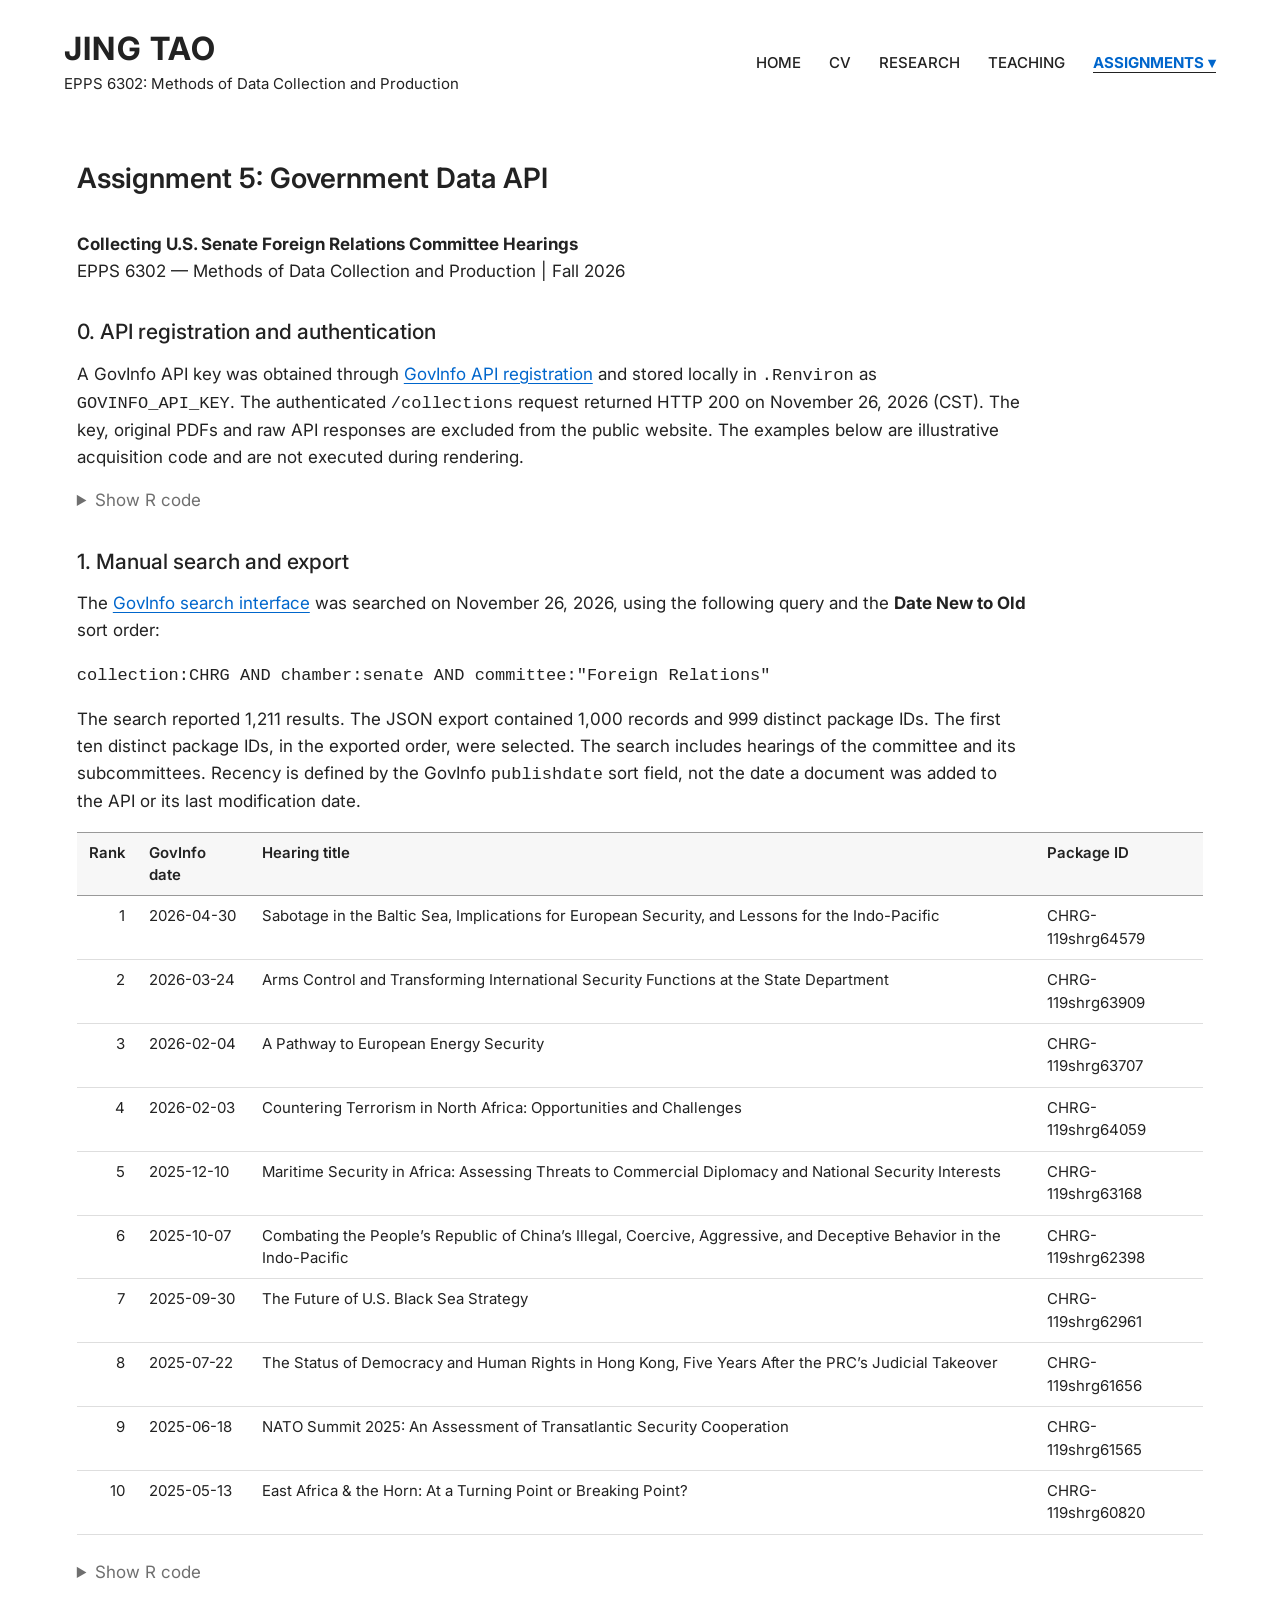
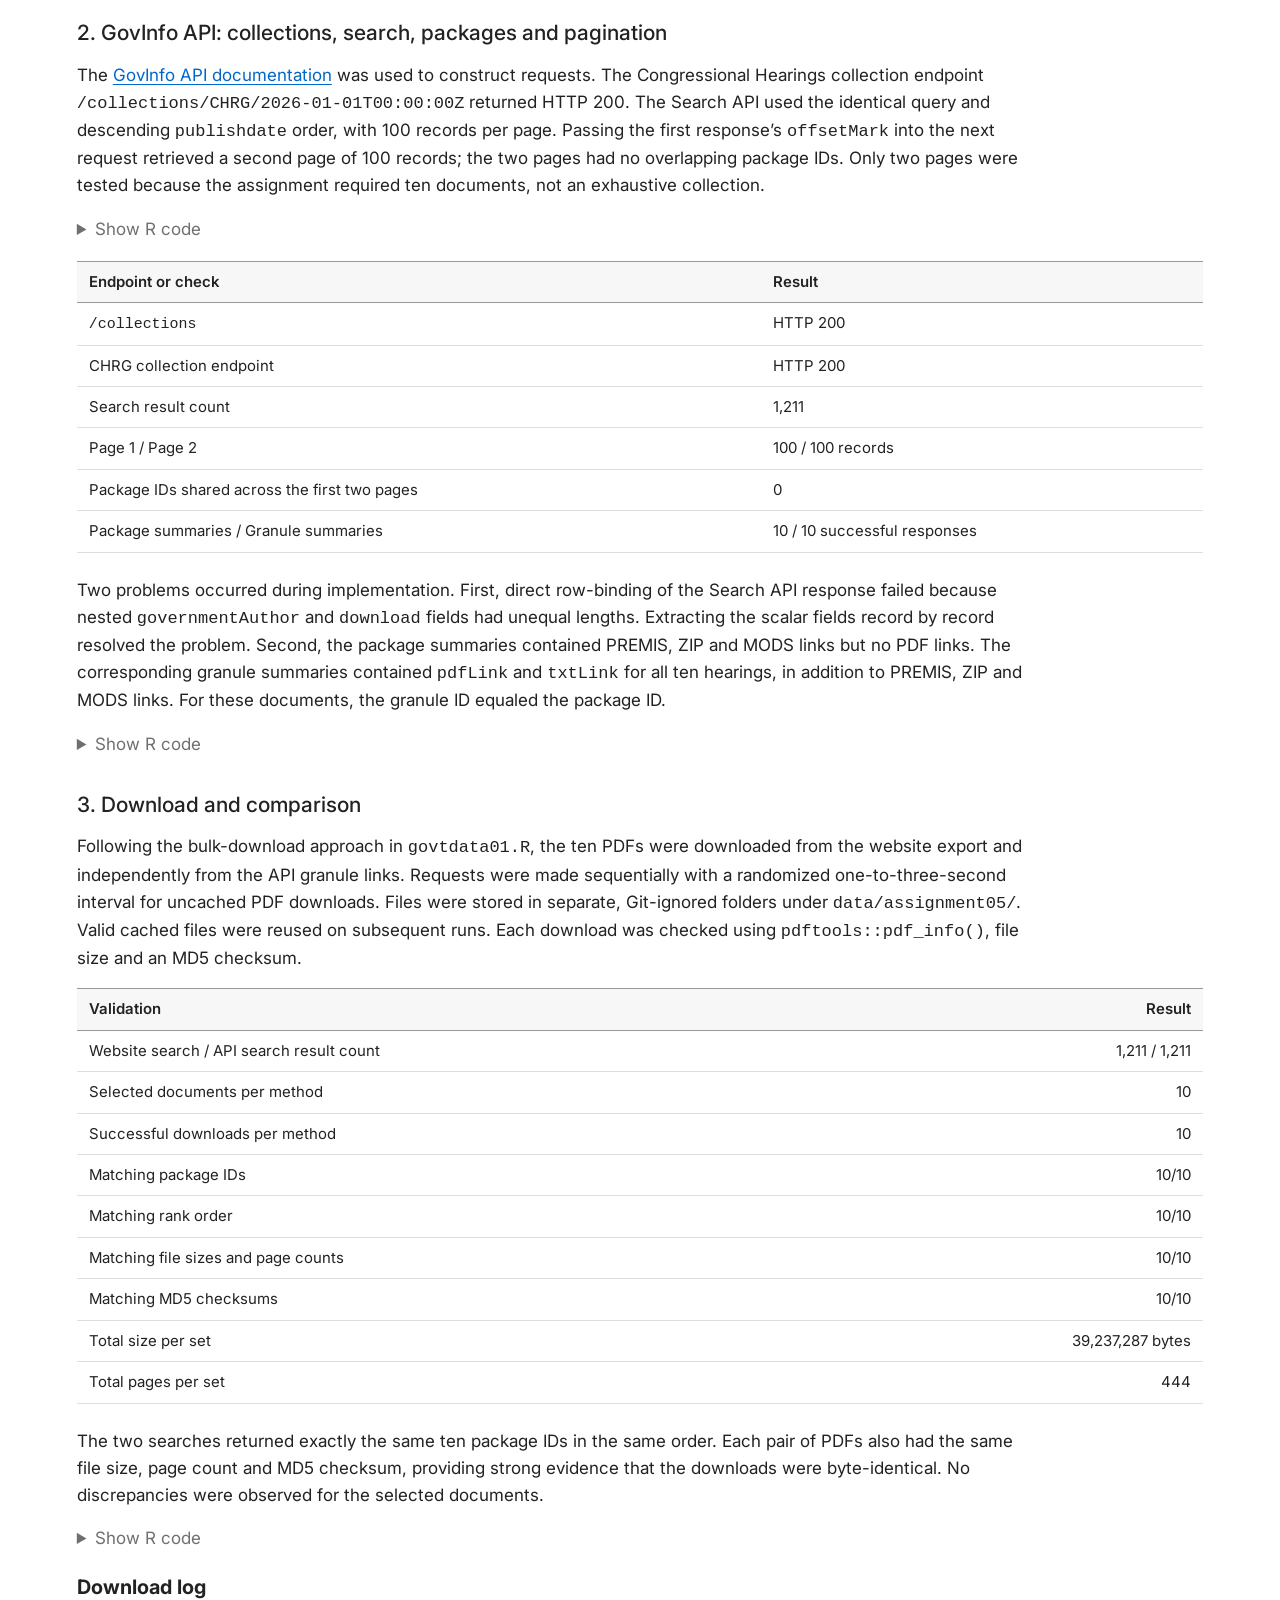
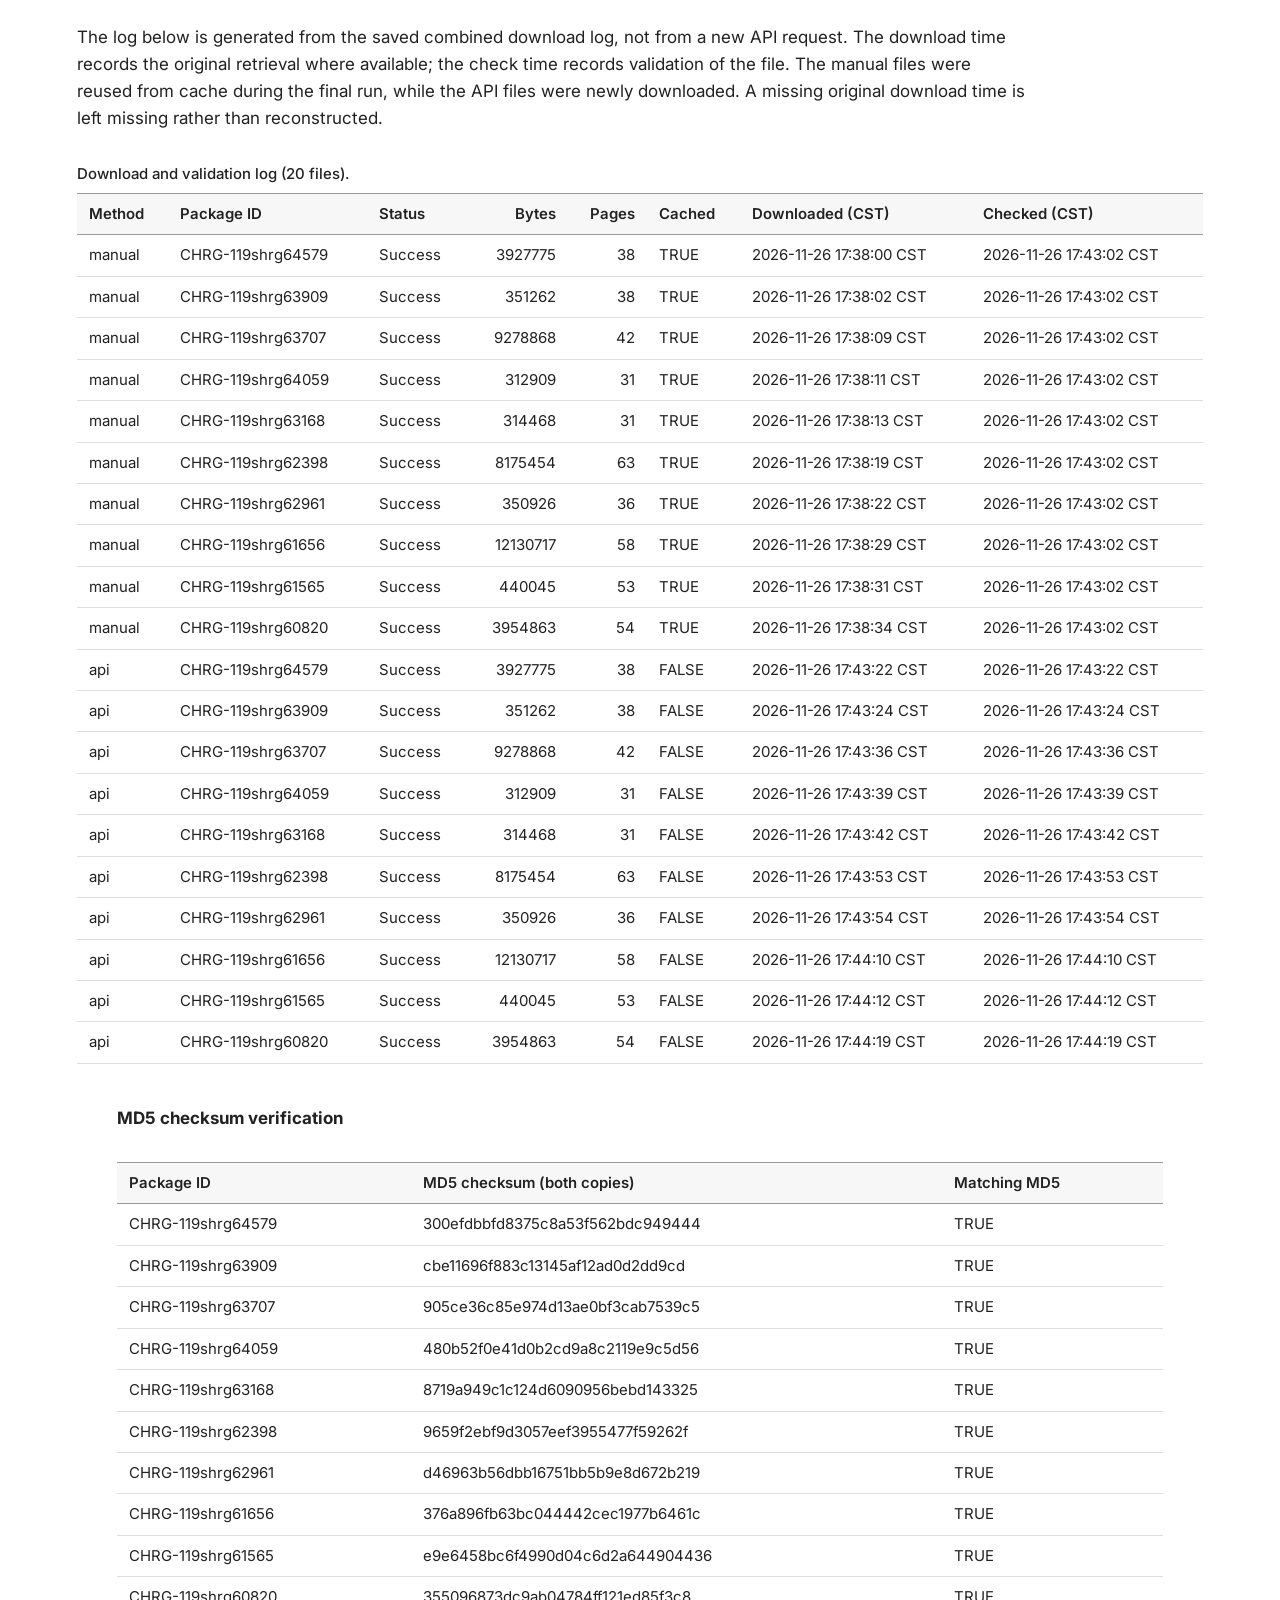
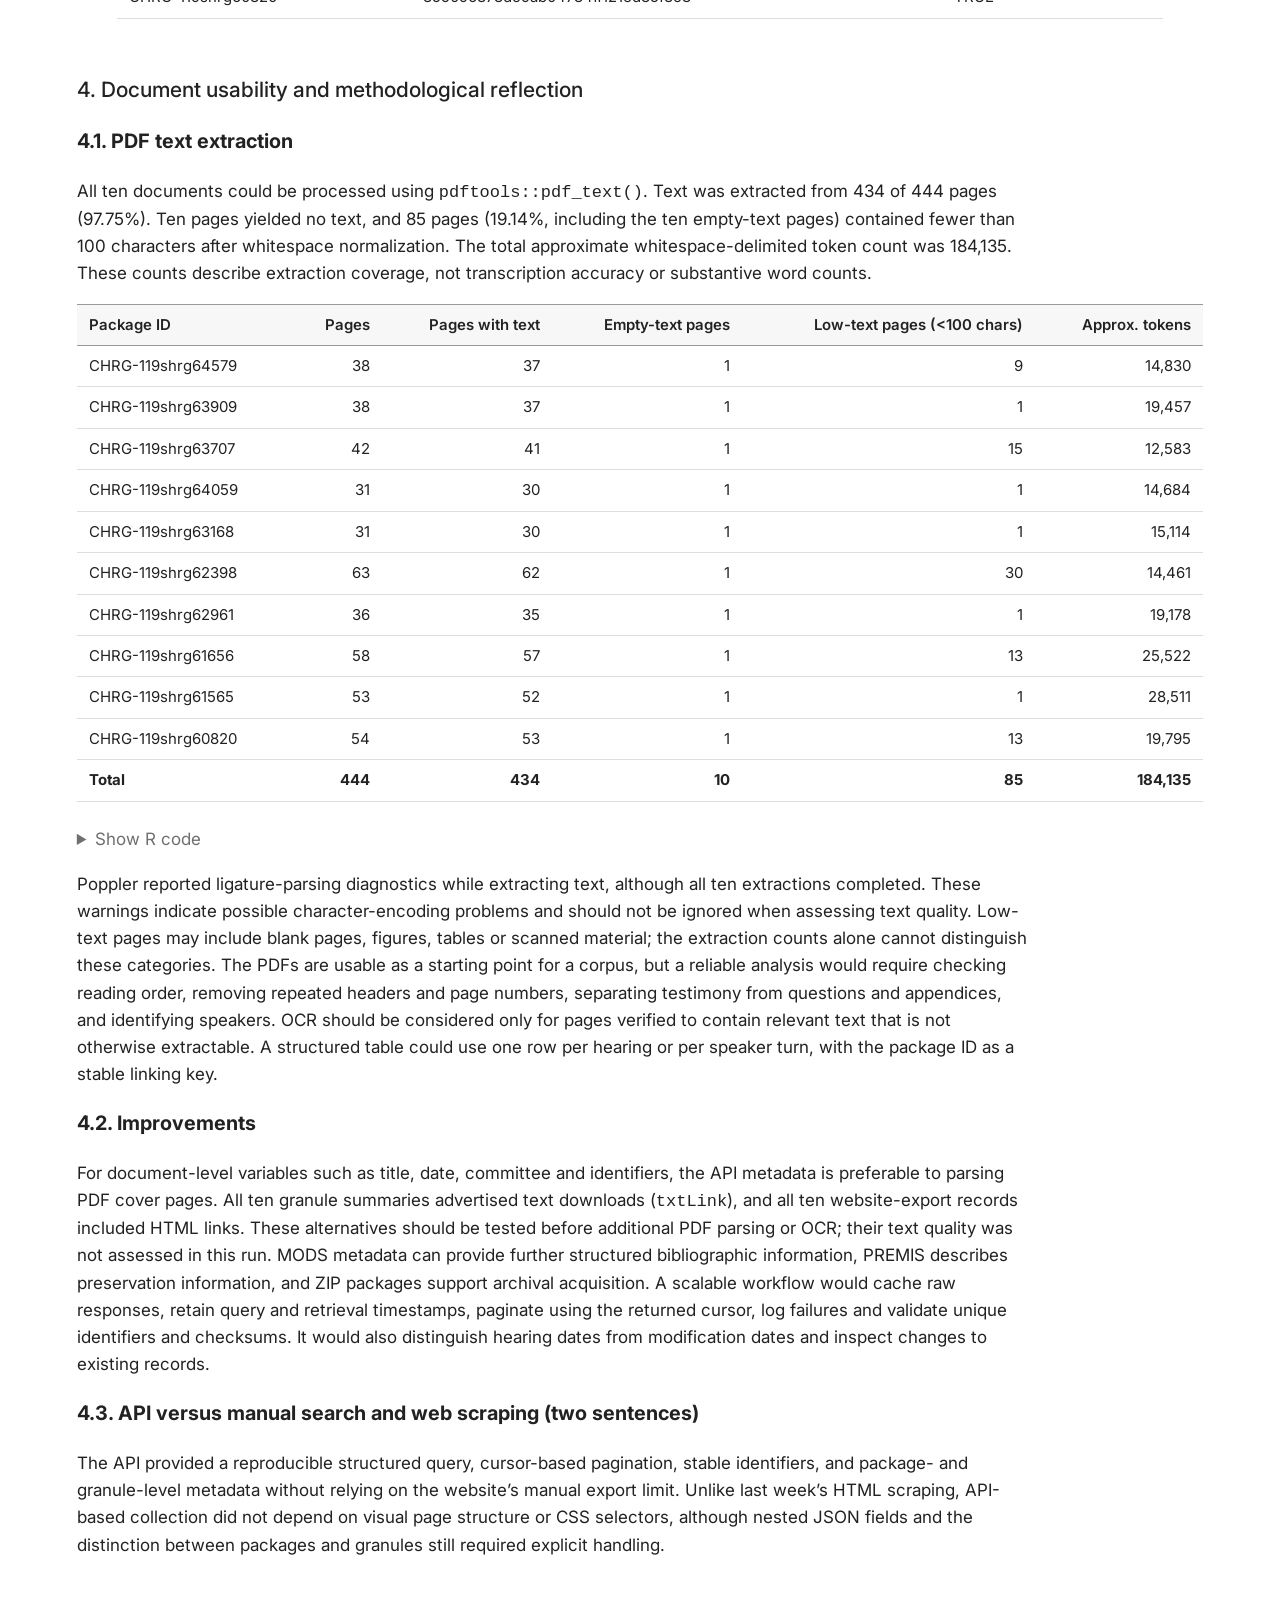
<file: docs/assign05.html>
<!DOCTYPE html>
<html xmlns="http://www.w3.org/1999/xhtml" lang="en" xml:lang="en"><head>

<meta charset="utf-8">
<meta name="generator" content="quarto-1.9.38">

<meta name="viewport" content="width=device-width, initial-scale=1.0, user-scalable=yes">


<title>Assignment 5: Government Data API – EPPS 6302: Methods of Data Collection and Production</title>
<style>
/* Default styles provided by pandoc.
** See https://pandoc.org/MANUAL.html#variables-for-html for config info.
*/
code{white-space: pre-wrap;}
span.smallcaps{font-variant: small-caps;}
div.columns{display: flex; gap: min(4vw, 1.5em);}
div.column{flex: auto; overflow-x: auto;}
div.hanging-indent{margin-left: 1.5em; text-indent: -1.5em;}
ul.task-list{list-style: none;}
ul.task-list li input[type="checkbox"] {
  width: 0.8em;
  margin: 0 0.8em 0.2em -1em; /* quarto-specific, see https://github.com/quarto-dev/quarto-cli/issues/4556 */ 
  vertical-align: middle;
}
.display.math{display: block; text-align: center; margin: 0.5rem auto;}
/* CSS for syntax highlighting */
html { -webkit-text-size-adjust: 100%; }
pre > code.sourceCode { white-space: pre; position: relative; }
pre > code.sourceCode > span { display: inline-block; line-height: 1.25; }
pre > code.sourceCode > span:empty { height: 1.2em; }
.sourceCode { overflow: visible; }
code.sourceCode > span { color: inherit; text-decoration: inherit; }
div.sourceCode { margin: 1em 0; }
pre.sourceCode { margin: 0; }
@media screen {
div.sourceCode { overflow: auto; }
}
@media print {
pre > code.sourceCode { white-space: pre-wrap; }
pre > code.sourceCode > span { text-indent: -5em; padding-left: 5em; }
}
pre.numberSource code
  { counter-reset: source-line 0; }
pre.numberSource code > span
  { position: relative; left: -4em; counter-increment: source-line; }
pre.numberSource code > span > a:first-child::before
  { content: counter(source-line);
    position: relative; left: -1em; text-align: right; vertical-align: baseline;
    border: none; display: inline-block;
    -webkit-touch-callout: none; -webkit-user-select: none;
    -khtml-user-select: none; -moz-user-select: none;
    -ms-user-select: none; user-select: none;
    padding: 0 4px; width: 4em;
  }
pre.numberSource { margin-left: 3em;  padding-left: 4px; }
div.sourceCode
  {   }
@media screen {
pre > code.sourceCode > span > a:first-child::before { text-decoration: underline; }
}
</style>


<script src="site_libs/clipboard/clipboard.min.js"></script>
<script src="site_libs/quarto-html/tabby.min.js"></script>
<script src="site_libs/quarto-html/popper.min.js"></script>
<script src="site_libs/quarto-html/tippy.umd.min.js"></script>
<script src="site_libs/quarto-html/anchor.min.js"></script>
<link href="site_libs/quarto-html/tippy.css" rel="stylesheet">
<link href="site_libs/quarto-html/light-border.css" rel="stylesheet">
<link href="site_libs/quarto-html/quarto-html-640605f58ae58ee79329c070719e555b.min.css" rel="stylesheet" append-hash="true" data-mode="light">
<link href="site_libs/quarto-html/quarto-syntax-highlighting-15634bcf2e68342d4ad2dfa704d543f6.css" rel="stylesheet" id="quarto-text-highlighting-styles">
<link rel="preconnect" href="https://fonts.googleapis.com">
<link rel="preconnect" href="https://fonts.gstatic.com" crossorigin="">
<link href="https://fonts.googleapis.com/css2?family=Inter:wght@400;500;600;700&amp;display=swap" rel="stylesheet">


<link rel="stylesheet" href="research.css">
<link rel="stylesheet" href="styles.css">
</head>

<body>

<header class="header">

    <div class="site-title">
        <div class="name">JING TAO</div>
        <div class="course-title">
            EPPS 6302: Methods of Data Collection and Production
        </div>
    </div>

    <nav class="nav">

        <a href="index.html">HOME</a>

        <a href="JING_TAO_CV.pdf" target="_blank">CV</a>

        <a href="research.html">RESEARCH</a>

        <a href="teaching.html">TEACHING</a>

        <div class="assignment-menu">

            <button aria-controls="assignment-links" aria-expanded="false" type="button">
                ASSIGNMENTS <span aria-hidden="true">▾</span>
            </button>

            <div class="assignment-links" hidden="" id="assignment-links">

                <a href="assign01.html">Assignment 1: Create a Quarto Website</a>
                <a href="assign02.html">Assignment 2: Google Trends</a>
                <a href="assign03.html">Assignment 3: ACS via tidycensus</a>
                <a href="assign04.html">Assignment 4: Web Scraping</a>
                <a href="assign05.html">Assignment 5: Government Data API</a>
                <a href="assign06.html">Assignment 6: Text Analytics with quanteda</a>
                <a href="assign07.html">Assignment 7: YouTube Data API</a>
                <a href="assign08.html">Assignment 8: Record Linkage</a>

            </div>

        </div>

    </nav>

</header>

<script>
document.addEventListener('DOMContentLoaded', function () {

    const menu = document.querySelector('.assignment-menu');
    const button = menu.querySelector('button');
    const links = menu.querySelector('.assignment-links');

    const toggle = (open) => {
        links.hidden = !open;
        button.setAttribute('aria-expanded', String(open));
    };

    button.addEventListener('click', () => toggle(links.hidden));

    document.addEventListener('click', e => {
        if (!menu.contains(e.target)) toggle(false);
    });

    document.addEventListener('keydown', e => {
        if (e.key === 'Escape') {
            toggle(false);
            button.focus();
        }
    });

    const page = location.pathname.split('/').pop() || 'index.html';

    document.querySelectorAll('.nav a').forEach(a => {
        if (a.getAttribute('href') === page) {
            a.classList.add('active');
            a.setAttribute('aria-current', 'page');
        }
    });

    if (/^assign\d+\.html$/.test(page)) {
        button.classList.add('active');
    }

});
</script>

<header id="title-block-header">
<h1 class="title">Assignment 5: Government Data API</h1>

</header>


<style>
/* Assignment 5 only: preserve the shared course-site layout. */
.assignment-report.assignment05-report {
  min-width: 0;
  overflow-wrap: break-word;
}
.assignment05-report table {
  display: table !important;
  width: 100% !important;
  max-width: 100%;
  table-layout: auto !important;
  border-collapse: collapse;
  margin: 14px 0 24px;
  font-size: 0.88em;
  line-height: 1.5;
}
.assignment05-report table colgroup { display: table-column-group !important; }
.assignment05-report table col { display: table-column !important; width: auto !important; }
.assignment05-report table thead { display: table-header-group !important; }
.assignment05-report table tbody { display: table-row-group !important; }
.assignment05-report table tfoot { display: table-footer-group !important; }
.assignment05-report table tr { display: table-row !important; width: auto !important; }
.assignment05-report table th,
.assignment05-report table td {
  display: table-cell !important;
  width: auto !important;
  min-width: 0;
  padding: 9px 12px !important;
  vertical-align: top;
  white-space: normal;
  overflow-wrap: normal;
  border-bottom: 1px solid #dedede;
}
.assignment05-report table th {
  font-weight: 600;
  border-top: 1px solid #999;
  border-bottom: 1px solid #999;
  background: #f7f7f7;
}
.assignment05-report table caption {
  caption-side: top;
  text-align: left;
  font-weight: 500;
  padding: 0 0 8px;
}
.assignment05-report .cell-output-display,
.assignment05-report .quarto-table-container,
.assignment05-report .table-responsive {
  display: block;
  max-width: 100%;
  overflow-x: auto;
}
.assignment05-report pre { max-width: 100%; overflow-x: auto; }
.assignment05-report details { margin: 12px 0 18px; }
.assignment05-report img { max-width: 100%; height: auto; }
@media (max-width: 780px) {
  .assignment05-report table { font-size: 0.8em; }
  .assignment05-report table th,
  .assignment05-report table td { padding: 7px 8px !important; }
}
</style>
<section id="assignment-5-government-data-api" class="assignment-report assignment05-report">
<h1>Assignment 5: Government Data API</h1>
<p><strong>Collecting U.S. Senate Foreign Relations Committee Hearings</strong><br>
EPPS 6302 — Methods of Data Collection and Production | Fall 2026</p>
<h2 id="api-registration-and-authentication" class="anchored">0. API registration and authentication</h2>
<p>A GovInfo API key was obtained through <a href="https://www.govinfo.gov/api-signup">GovInfo API registration</a> and stored locally in <code>.Renviron</code> as <code>GOVINFO_API_KEY</code>. The authenticated <code>/collections</code> request returned HTTP 200 on November 26, 2026 (CST). The key, original PDFs and raw API responses are excluded from the public website. The examples below are illustrative acquisition code and are not executed during rendering.</p>
<div class="cell">
<details class="code-fold">
<summary>Show R code</summary>
<div class="code-copy-outer-scaffold"><div class="sourceCode cell-code" id="cb1"><pre class="sourceCode r code-with-copy"><code class="sourceCode r"><span id="cb1-1"><a href="#cb1-1" aria-hidden="true" tabindex="-1"></a><span class="fu">library</span>(httr2)</span>
<span id="cb1-2"><a href="#cb1-2" aria-hidden="true" tabindex="-1"></a>api_key <span class="ot">&lt;-</span> <span class="fu">Sys.getenv</span>(<span class="st">"GOVINFO_API_KEY"</span>)</span>
<span id="cb1-3"><a href="#cb1-3" aria-hidden="true" tabindex="-1"></a><span class="fu">stopifnot</span>(<span class="fu">nzchar</span>(api_key))</span>
<span id="cb1-4"><a href="#cb1-4" aria-hidden="true" tabindex="-1"></a>base_url <span class="ot">&lt;-</span> <span class="st">"https://api.govinfo.gov"</span></span>
<span id="cb1-5"><a href="#cb1-5" aria-hidden="true" tabindex="-1"></a>collections <span class="ot">&lt;-</span> <span class="fu">request</span>(<span class="fu">paste0</span>(base_url, <span class="st">"/collections"</span>)) <span class="sc">|&gt;</span></span>
<span id="cb1-6"><a href="#cb1-6" aria-hidden="true" tabindex="-1"></a>  <span class="fu">req_url_query</span>(<span class="at">api_key =</span> api_key) <span class="sc">|&gt;</span></span>
<span id="cb1-7"><a href="#cb1-7" aria-hidden="true" tabindex="-1"></a>  <span class="fu">req_perform</span>()</span>
<span id="cb1-8"><a href="#cb1-8" aria-hidden="true" tabindex="-1"></a><span class="fu">resp_status</span>(collections)</span></code></pre></div><button title="Copy to Clipboard" class="code-copy-button"><i class="bi"></i></button></div>
</details>
</div>
<h2 id="manual-search-and-export" class="anchored">1. Manual search and export</h2>
<p>The <a href="https://www.govinfo.gov/app/search/">GovInfo search interface</a> was searched on November 26, 2026, using the following query and the <strong>Date New to Old</strong> sort order:</p>
<pre class="text"><code>collection:CHRG AND chamber:senate AND committee:"Foreign Relations"</code></pre>
<p>The search reported 1,211 results. The JSON export contained 1,000 records and 999 distinct package IDs. The first ten distinct package IDs, in the exported order, were selected. The search includes hearings of the committee and its subcommittees. Recency is defined by the GovInfo <code>publishdate</code> sort field, not the date a document was added to the API or its last modification date.</p>
<table class="caption-top">
<colgroup>
<col style="width: 25%">
<col style="width: 25%">
<col style="width: 25%">
<col style="width: 25%">
</colgroup>
<thead>
<tr class="header">
<th style="text-align: right;">Rank</th>
<th style="text-align: left;">GovInfo date</th>
<th style="text-align: left;">Hearing title</th>
<th style="text-align: left;">Package ID</th>
</tr>
</thead>
<tbody>
<tr class="odd">
<td style="text-align: right;">1</td>
<td style="text-align: left;">2026-04-30</td>
<td style="text-align: left;">Sabotage in the Baltic Sea, Implications for European Security, and Lessons for the Indo-Pacific</td>
<td style="text-align: left;">CHRG-119shrg64579</td>
</tr>
<tr class="even">
<td style="text-align: right;">2</td>
<td style="text-align: left;">2026-03-24</td>
<td style="text-align: left;">Arms Control and Transforming International Security Functions at the State Department</td>
<td style="text-align: left;">CHRG-119shrg63909</td>
</tr>
<tr class="odd">
<td style="text-align: right;">3</td>
<td style="text-align: left;">2026-02-04</td>
<td style="text-align: left;">A Pathway to European Energy Security</td>
<td style="text-align: left;">CHRG-119shrg63707</td>
</tr>
<tr class="even">
<td style="text-align: right;">4</td>
<td style="text-align: left;">2026-02-03</td>
<td style="text-align: left;">Countering Terrorism in North Africa: Opportunities and Challenges</td>
<td style="text-align: left;">CHRG-119shrg64059</td>
</tr>
<tr class="odd">
<td style="text-align: right;">5</td>
<td style="text-align: left;">2025-12-10</td>
<td style="text-align: left;">Maritime Security in Africa: Assessing Threats to Commercial Diplomacy and National Security Interests</td>
<td style="text-align: left;">CHRG-119shrg63168</td>
</tr>
<tr class="even">
<td style="text-align: right;">6</td>
<td style="text-align: left;">2025-10-07</td>
<td style="text-align: left;">Combating the People’s Republic of China’s Illegal, Coercive, Aggressive, and Deceptive Behavior in the Indo-Pacific</td>
<td style="text-align: left;">CHRG-119shrg62398</td>
</tr>
<tr class="odd">
<td style="text-align: right;">7</td>
<td style="text-align: left;">2025-09-30</td>
<td style="text-align: left;">The Future of U.S. Black Sea Strategy</td>
<td style="text-align: left;">CHRG-119shrg62961</td>
</tr>
<tr class="even">
<td style="text-align: right;">8</td>
<td style="text-align: left;">2025-07-22</td>
<td style="text-align: left;">The Status of Democracy and Human Rights in Hong Kong, Five Years After the PRC’s Judicial Takeover</td>
<td style="text-align: left;">CHRG-119shrg61656</td>
</tr>
<tr class="odd">
<td style="text-align: right;">9</td>
<td style="text-align: left;">2025-06-18</td>
<td style="text-align: left;">NATO Summit 2025: An Assessment of Transatlantic Security Cooperation</td>
<td style="text-align: left;">CHRG-119shrg61565</td>
</tr>
<tr class="even">
<td style="text-align: right;">10</td>
<td style="text-align: left;">2025-05-13</td>
<td style="text-align: left;">East Africa &amp; the Horn: At a Turning Point or Breaking Point?</td>
<td style="text-align: left;">CHRG-119shrg60820</td>
</tr>
</tbody>
</table>
<div class="cell">
<details class="code-fold">
<summary>Show R code</summary>
<div class="code-copy-outer-scaffold"><div class="sourceCode cell-code" id="cb3"><pre class="sourceCode r code-with-copy"><code class="sourceCode r"><span id="cb3-1"><a href="#cb3-1" aria-hidden="true" tabindex="-1"></a><span class="fu">library</span>(jsonlite)</span>
<span id="cb3-2"><a href="#cb3-2" aria-hidden="true" tabindex="-1"></a><span class="fu">library</span>(dplyr)</span>
<span id="cb3-3"><a href="#cb3-3" aria-hidden="true" tabindex="-1"></a>manual_raw <span class="ot">&lt;-</span> <span class="fu">read_json</span>(<span class="st">"data/assignment05/manual_search.json"</span>)</span>
<span id="cb3-4"><a href="#cb3-4" aria-hidden="true" tabindex="-1"></a>manual_top10 <span class="ot">&lt;-</span> <span class="fu">bind_rows</span>(manual_raw<span class="sc">$</span>resultSet) <span class="sc">|&gt;</span></span>
<span id="cb3-5"><a href="#cb3-5" aria-hidden="true" tabindex="-1"></a>  <span class="fu">mutate</span>(<span class="at">index =</span> <span class="fu">as.integer</span>(index)) <span class="sc">|&gt;</span></span>
<span id="cb3-6"><a href="#cb3-6" aria-hidden="true" tabindex="-1"></a>  <span class="fu">arrange</span>(index) <span class="sc">|&gt;</span></span>
<span id="cb3-7"><a href="#cb3-7" aria-hidden="true" tabindex="-1"></a>  <span class="fu">distinct</span>(packageId, <span class="at">.keep_all =</span> <span class="cn">TRUE</span>) <span class="sc">|&gt;</span></span>
<span id="cb3-8"><a href="#cb3-8" aria-hidden="true" tabindex="-1"></a>  <span class="fu">slice_head</span>(<span class="at">n =</span> <span class="dv">10</span>)</span></code></pre></div><button title="Copy to Clipboard" class="code-copy-button"><i class="bi"></i></button></div>
</details>
</div>
<h2 id="govinfo-api-collections-search-packages-and-pagination" class="anchored">2. GovInfo API: collections, search, packages and pagination</h2>
<p>The <a href="https://api.govinfo.gov/docs">GovInfo API documentation</a> was used to construct requests. The Congressional Hearings collection endpoint <code>/collections/CHRG/2026-01-01T00:00:00Z</code> returned HTTP 200. The Search API used the identical query and descending <code>publishdate</code> order, with 100 records per page. Passing the first response’s <code>offsetMark</code> into the next request retrieved a second page of 100 records; the two pages had no overlapping package IDs. Only two pages were tested because the assignment required ten documents, not an exhaustive collection.</p>
<div class="cell">
<details class="code-fold">
<summary>Show R code</summary>
<div class="code-copy-outer-scaffold"><div class="sourceCode cell-code" id="cb4"><pre class="sourceCode r code-with-copy"><code class="sourceCode r"><span id="cb4-1"><a href="#cb4-1" aria-hidden="true" tabindex="-1"></a>body <span class="ot">&lt;-</span> <span class="fu">list</span>(</span>
<span id="cb4-2"><a href="#cb4-2" aria-hidden="true" tabindex="-1"></a>  <span class="at">query =</span> manual_raw<span class="sc">$</span>searchTerms,</span>
<span id="cb4-3"><a href="#cb4-3" aria-hidden="true" tabindex="-1"></a>  <span class="at">pageSize =</span> <span class="dv">100</span>,</span>
<span id="cb4-4"><a href="#cb4-4" aria-hidden="true" tabindex="-1"></a>  <span class="at">offsetMark =</span> <span class="st">"*"</span>,</span>
<span id="cb4-5"><a href="#cb4-5" aria-hidden="true" tabindex="-1"></a>  <span class="at">sorts =</span> <span class="fu">list</span>(<span class="fu">list</span>(<span class="at">field =</span> <span class="st">"publishdate"</span>, <span class="at">sortOrder =</span> <span class="st">"DESC"</span>))</span>
<span id="cb4-6"><a href="#cb4-6" aria-hidden="true" tabindex="-1"></a>)</span>
<span id="cb4-7"><a href="#cb4-7" aria-hidden="true" tabindex="-1"></a>search_api <span class="ot">&lt;-</span> <span class="cf">function</span>(body) {</span>
<span id="cb4-8"><a href="#cb4-8" aria-hidden="true" tabindex="-1"></a>  <span class="fu">request</span>(<span class="fu">paste0</span>(base_url, <span class="st">"/search"</span>)) <span class="sc">|&gt;</span></span>
<span id="cb4-9"><a href="#cb4-9" aria-hidden="true" tabindex="-1"></a>    <span class="fu">req_url_query</span>(<span class="at">api_key =</span> api_key) <span class="sc">|&gt;</span></span>
<span id="cb4-10"><a href="#cb4-10" aria-hidden="true" tabindex="-1"></a>    <span class="fu">req_body_json</span>(body) <span class="sc">|&gt;</span></span>
<span id="cb4-11"><a href="#cb4-11" aria-hidden="true" tabindex="-1"></a>    <span class="fu">req_perform</span>() <span class="sc">|&gt;</span></span>
<span id="cb4-12"><a href="#cb4-12" aria-hidden="true" tabindex="-1"></a>    <span class="fu">resp_body_json</span>()</span>
<span id="cb4-13"><a href="#cb4-13" aria-hidden="true" tabindex="-1"></a>}</span>
<span id="cb4-14"><a href="#cb4-14" aria-hidden="true" tabindex="-1"></a>found <span class="ot">&lt;-</span> <span class="fu">search_api</span>(body)</span>
<span id="cb4-15"><a href="#cb4-15" aria-hidden="true" tabindex="-1"></a>body<span class="sc">$</span>offsetMark <span class="ot">&lt;-</span> found<span class="sc">$</span>offsetMark</span>
<span id="cb4-16"><a href="#cb4-16" aria-hidden="true" tabindex="-1"></a>page2 <span class="ot">&lt;-</span> <span class="fu">search_api</span>(body)</span>
<span id="cb4-17"><a href="#cb4-17" aria-hidden="true" tabindex="-1"></a></span>
<span id="cb4-18"><a href="#cb4-18" aria-hidden="true" tabindex="-1"></a><span class="co"># Extract scalar fields rather than coercing unequal-length nested arrays.</span></span>
<span id="cb4-19"><a href="#cb4-19" aria-hidden="true" tabindex="-1"></a>scalar <span class="ot">&lt;-</span> <span class="cf">function</span>(x) {</span>
<span id="cb4-20"><a href="#cb4-20" aria-hidden="true" tabindex="-1"></a>  <span class="cf">if</span> (<span class="fu">is.null</span>(x) <span class="sc">||</span> <span class="fu">length</span>(x) <span class="sc">==</span> <span class="dv">0</span>L) <span class="fu">return</span>(<span class="cn">NA_character_</span>)</span>
<span id="cb4-21"><a href="#cb4-21" aria-hidden="true" tabindex="-1"></a>  <span class="fu">as.character</span>(x[[<span class="dv">1</span>]])</span>
<span id="cb4-22"><a href="#cb4-22" aria-hidden="true" tabindex="-1"></a>}</span>
<span id="cb4-23"><a href="#cb4-23" aria-hidden="true" tabindex="-1"></a>api_top10 <span class="ot">&lt;-</span> purrr<span class="sc">::</span><span class="fu">map_dfr</span>(found<span class="sc">$</span>results, <span class="cf">function</span>(x) {</span>
<span id="cb4-24"><a href="#cb4-24" aria-hidden="true" tabindex="-1"></a>  <span class="fu">tibble</span>(<span class="at">packageId =</span> <span class="fu">scalar</span>(x<span class="sc">$</span>packageId),</span>
<span id="cb4-25"><a href="#cb4-25" aria-hidden="true" tabindex="-1"></a>         <span class="at">granuleId =</span> <span class="fu">scalar</span>(x<span class="sc">$</span>granuleId),</span>
<span id="cb4-26"><a href="#cb4-26" aria-hidden="true" tabindex="-1"></a>         <span class="at">title =</span> <span class="fu">scalar</span>(x<span class="sc">$</span>title),</span>
<span id="cb4-27"><a href="#cb4-27" aria-hidden="true" tabindex="-1"></a>         <span class="at">dateIssued =</span> <span class="fu">scalar</span>(x<span class="sc">$</span>dateIssued))</span>
<span id="cb4-28"><a href="#cb4-28" aria-hidden="true" tabindex="-1"></a>}) <span class="sc">|&gt;</span> <span class="fu">distinct</span>(packageId, <span class="at">.keep_all =</span> <span class="cn">TRUE</span>) <span class="sc">|&gt;</span> <span class="fu">slice_head</span>(<span class="at">n =</span> <span class="dv">10</span>)</span></code></pre></div><button title="Copy to Clipboard" class="code-copy-button"><i class="bi"></i></button></div>
</details>
</div>
<table class="caption-top">
<thead>
<tr class="header">
<th style="text-align: left;">Endpoint or check</th>
<th style="text-align: left;">Result</th>
</tr>
</thead>
<tbody>
<tr class="odd">
<td style="text-align: left;"><code>/collections</code></td>
<td style="text-align: left;">HTTP 200</td>
</tr>
<tr class="even">
<td style="text-align: left;">CHRG collection endpoint</td>
<td style="text-align: left;">HTTP 200</td>
</tr>
<tr class="odd">
<td style="text-align: left;">Search result count</td>
<td style="text-align: left;">1,211</td>
</tr>
<tr class="even">
<td style="text-align: left;">Page 1 / Page 2</td>
<td style="text-align: left;">100 / 100 records</td>
</tr>
<tr class="odd">
<td style="text-align: left;">Package IDs shared across the first two pages</td>
<td style="text-align: left;">0</td>
</tr>
<tr class="even">
<td style="text-align: left;">Package summaries / Granule summaries</td>
<td style="text-align: left;">10 / 10 successful responses</td>
</tr>
</tbody>
</table>
<p>Two problems occurred during implementation. First, direct row-binding of the Search API response failed because nested <code>governmentAuthor</code> and <code>download</code> fields had unequal lengths. Extracting the scalar fields record by record resolved the problem. Second, the package summaries contained PREMIS, ZIP and MODS links but no PDF links. The corresponding granule summaries contained <code>pdfLink</code> and <code>txtLink</code> for all ten hearings, in addition to PREMIS, ZIP and MODS links. For these documents, the granule ID equaled the package ID.</p>
<div class="cell">
<details class="code-fold">
<summary>Show R code</summary>
<div class="code-copy-outer-scaffold"><div class="sourceCode cell-code" id="cb5"><pre class="sourceCode r code-with-copy"><code class="sourceCode r"><span id="cb5-1"><a href="#cb5-1" aria-hidden="true" tabindex="-1"></a>get_summary <span class="ot">&lt;-</span> <span class="cf">function</span>(path) {</span>
<span id="cb5-2"><a href="#cb5-2" aria-hidden="true" tabindex="-1"></a>  <span class="fu">request</span>(<span class="fu">paste0</span>(base_url, path)) <span class="sc">|&gt;</span></span>
<span id="cb5-3"><a href="#cb5-3" aria-hidden="true" tabindex="-1"></a>    <span class="fu">req_url_query</span>(<span class="at">api_key =</span> api_key) <span class="sc">|&gt;</span></span>
<span id="cb5-4"><a href="#cb5-4" aria-hidden="true" tabindex="-1"></a>    <span class="fu">req_perform</span>() <span class="sc">|&gt;</span></span>
<span id="cb5-5"><a href="#cb5-5" aria-hidden="true" tabindex="-1"></a>    <span class="fu">resp_body_json</span>()</span>
<span id="cb5-6"><a href="#cb5-6" aria-hidden="true" tabindex="-1"></a>}</span>
<span id="cb5-7"><a href="#cb5-7" aria-hidden="true" tabindex="-1"></a>id <span class="ot">&lt;-</span> api_top10<span class="sc">$</span>packageId[<span class="dv">1</span>]</span>
<span id="cb5-8"><a href="#cb5-8" aria-hidden="true" tabindex="-1"></a>gid <span class="ot">&lt;-</span> api_top10<span class="sc">$</span>granuleId[<span class="dv">1</span>]</span>
<span id="cb5-9"><a href="#cb5-9" aria-hidden="true" tabindex="-1"></a>package <span class="ot">&lt;-</span> <span class="fu">get_summary</span>(<span class="fu">paste0</span>(<span class="st">"/packages/"</span>, id, <span class="st">"/summary"</span>))</span>
<span id="cb5-10"><a href="#cb5-10" aria-hidden="true" tabindex="-1"></a>granule <span class="ot">&lt;-</span> <span class="fu">get_summary</span>(<span class="fu">paste0</span>(<span class="st">"/packages/"</span>, id, <span class="st">"/granules/"</span>, gid, <span class="st">"/summary"</span>))</span>
<span id="cb5-11"><a href="#cb5-11" aria-hidden="true" tabindex="-1"></a><span class="fu">names</span>(package<span class="sc">$</span>download)</span>
<span id="cb5-12"><a href="#cb5-12" aria-hidden="true" tabindex="-1"></a><span class="fu">names</span>(granule<span class="sc">$</span>download)</span></code></pre></div><button title="Copy to Clipboard" class="code-copy-button"><i class="bi"></i></button></div>
</details>
</div>
<h2 id="download-and-comparison" class="anchored">3. Download and comparison</h2>
<p>Following the bulk-download approach in <code>govtdata01.R</code>, the ten PDFs were downloaded from the website export and independently from the API granule links. Requests were made sequentially with a randomized one-to-three-second interval for uncached PDF downloads. Files were stored in separate, Git-ignored folders under <code>data/assignment05/</code>. Valid cached files were reused on subsequent runs. Each download was checked using <code>pdftools::pdf_info()</code>, file size and an MD5 checksum.</p>
<table class="caption-top">
<thead>
<tr class="header">
<th style="text-align: left;">Validation</th>
<th style="text-align: right;">Result</th>
</tr>
</thead>
<tbody>
<tr class="odd">
<td style="text-align: left;">Website search / API search result count</td>
<td style="text-align: right;">1,211 / 1,211</td>
</tr>
<tr class="even">
<td style="text-align: left;">Selected documents per method</td>
<td style="text-align: right;">10</td>
</tr>
<tr class="odd">
<td style="text-align: left;">Successful downloads per method</td>
<td style="text-align: right;">10</td>
</tr>
<tr class="even">
<td style="text-align: left;">Matching package IDs</td>
<td style="text-align: right;">10/10</td>
</tr>
<tr class="odd">
<td style="text-align: left;">Matching rank order</td>
<td style="text-align: right;">10/10</td>
</tr>
<tr class="even">
<td style="text-align: left;">Matching file sizes and page counts</td>
<td style="text-align: right;">10/10</td>
</tr>
<tr class="odd">
<td style="text-align: left;">Matching MD5 checksums</td>
<td style="text-align: right;">10/10</td>
</tr>
<tr class="even">
<td style="text-align: left;">Total size per set</td>
<td style="text-align: right;">39,237,287 bytes</td>
</tr>
<tr class="odd">
<td style="text-align: left;">Total pages per set</td>
<td style="text-align: right;">444</td>
</tr>
</tbody>
</table>
<p>The two searches returned exactly the same ten package IDs in the same order. Each pair of PDFs also had the same file size, page count and MD5 checksum, providing strong evidence that the downloads were byte-identical. No discrepancies were observed for the selected documents.</p>
<div class="cell">
<details class="code-fold">
<summary>Show R code</summary>
<div class="code-copy-outer-scaffold"><div class="sourceCode cell-code" id="cb6"><pre class="sourceCode r code-with-copy"><code class="sourceCode r"><span id="cb6-1"><a href="#cb6-1" aria-hidden="true" tabindex="-1"></a><span class="co"># Comparisons after the two independent download loops.</span></span>
<span id="cb6-2"><a href="#cb6-2" aria-hidden="true" tabindex="-1"></a><span class="fu">setequal</span>(manual_top10<span class="sc">$</span>packageId, api_top10<span class="sc">$</span>packageId)</span>
<span id="cb6-3"><a href="#cb6-3" aria-hidden="true" tabindex="-1"></a><span class="fu">identical</span>(manual_top10<span class="sc">$</span>packageId, api_top10<span class="sc">$</span>packageId)</span>
<span id="cb6-4"><a href="#cb6-4" aria-hidden="true" tabindex="-1"></a><span class="co"># Compare the cached file checksums by package ID.</span></span></code></pre></div><button title="Copy to Clipboard" class="code-copy-button"><i class="bi"></i></button></div>
</details>
</div>
<h3 id="download-log" class="anchored">Download log</h3>
<p>The log below is generated from the saved combined download log, not from a new API request. The download time records the original retrieval where available; the check time records validation of the file. The manual files were reused from cache during the final run, while the API files were newly downloaded. A missing original download time is left missing rather than reconstructed.</p>
<div class="cell">
<div class="cell-output-display">
<table class="caption-top">
<caption>Download and validation log (20 files).</caption>
<thead>
<tr class="header">
<th style="text-align: left;" data-quarto-table-cell-role="th">Method</th>
<th style="text-align: left;" data-quarto-table-cell-role="th">Package ID</th>
<th style="text-align: left;" data-quarto-table-cell-role="th">Status</th>
<th style="text-align: right;" data-quarto-table-cell-role="th">Bytes</th>
<th style="text-align: right;" data-quarto-table-cell-role="th">Pages</th>
<th style="text-align: left;" data-quarto-table-cell-role="th">Cached</th>
<th style="text-align: left;" data-quarto-table-cell-role="th">Downloaded (CST)</th>
<th style="text-align: left;" data-quarto-table-cell-role="th">Checked (CST)</th>
</tr>
</thead>
<tbody>
<tr class="odd">
<td style="text-align: left;">manual</td>
<td style="text-align: left;">CHRG-119shrg64579</td>
<td style="text-align: left;">Success</td>
<td style="text-align: right;">3927775</td>
<td style="text-align: right;">38</td>
<td style="text-align: left;">TRUE</td>
<td style="text-align: left;">2026-11-26 17:38:00 CST</td>
<td style="text-align: left;">2026-11-26 17:43:02 CST</td>
</tr>
<tr class="even">
<td style="text-align: left;">manual</td>
<td style="text-align: left;">CHRG-119shrg63909</td>
<td style="text-align: left;">Success</td>
<td style="text-align: right;">351262</td>
<td style="text-align: right;">38</td>
<td style="text-align: left;">TRUE</td>
<td style="text-align: left;">2026-11-26 17:38:02 CST</td>
<td style="text-align: left;">2026-11-26 17:43:02 CST</td>
</tr>
<tr class="odd">
<td style="text-align: left;">manual</td>
<td style="text-align: left;">CHRG-119shrg63707</td>
<td style="text-align: left;">Success</td>
<td style="text-align: right;">9278868</td>
<td style="text-align: right;">42</td>
<td style="text-align: left;">TRUE</td>
<td style="text-align: left;">2026-11-26 17:38:09 CST</td>
<td style="text-align: left;">2026-11-26 17:43:02 CST</td>
</tr>
<tr class="even">
<td style="text-align: left;">manual</td>
<td style="text-align: left;">CHRG-119shrg64059</td>
<td style="text-align: left;">Success</td>
<td style="text-align: right;">312909</td>
<td style="text-align: right;">31</td>
<td style="text-align: left;">TRUE</td>
<td style="text-align: left;">2026-11-26 17:38:11 CST</td>
<td style="text-align: left;">2026-11-26 17:43:02 CST</td>
</tr>
<tr class="odd">
<td style="text-align: left;">manual</td>
<td style="text-align: left;">CHRG-119shrg63168</td>
<td style="text-align: left;">Success</td>
<td style="text-align: right;">314468</td>
<td style="text-align: right;">31</td>
<td style="text-align: left;">TRUE</td>
<td style="text-align: left;">2026-11-26 17:38:13 CST</td>
<td style="text-align: left;">2026-11-26 17:43:02 CST</td>
</tr>
<tr class="even">
<td style="text-align: left;">manual</td>
<td style="text-align: left;">CHRG-119shrg62398</td>
<td style="text-align: left;">Success</td>
<td style="text-align: right;">8175454</td>
<td style="text-align: right;">63</td>
<td style="text-align: left;">TRUE</td>
<td style="text-align: left;">2026-11-26 17:38:19 CST</td>
<td style="text-align: left;">2026-11-26 17:43:02 CST</td>
</tr>
<tr class="odd">
<td style="text-align: left;">manual</td>
<td style="text-align: left;">CHRG-119shrg62961</td>
<td style="text-align: left;">Success</td>
<td style="text-align: right;">350926</td>
<td style="text-align: right;">36</td>
<td style="text-align: left;">TRUE</td>
<td style="text-align: left;">2026-11-26 17:38:22 CST</td>
<td style="text-align: left;">2026-11-26 17:43:02 CST</td>
</tr>
<tr class="even">
<td style="text-align: left;">manual</td>
<td style="text-align: left;">CHRG-119shrg61656</td>
<td style="text-align: left;">Success</td>
<td style="text-align: right;">12130717</td>
<td style="text-align: right;">58</td>
<td style="text-align: left;">TRUE</td>
<td style="text-align: left;">2026-11-26 17:38:29 CST</td>
<td style="text-align: left;">2026-11-26 17:43:02 CST</td>
</tr>
<tr class="odd">
<td style="text-align: left;">manual</td>
<td style="text-align: left;">CHRG-119shrg61565</td>
<td style="text-align: left;">Success</td>
<td style="text-align: right;">440045</td>
<td style="text-align: right;">53</td>
<td style="text-align: left;">TRUE</td>
<td style="text-align: left;">2026-11-26 17:38:31 CST</td>
<td style="text-align: left;">2026-11-26 17:43:02 CST</td>
</tr>
<tr class="even">
<td style="text-align: left;">manual</td>
<td style="text-align: left;">CHRG-119shrg60820</td>
<td style="text-align: left;">Success</td>
<td style="text-align: right;">3954863</td>
<td style="text-align: right;">54</td>
<td style="text-align: left;">TRUE</td>
<td style="text-align: left;">2026-11-26 17:38:34 CST</td>
<td style="text-align: left;">2026-11-26 17:43:02 CST</td>
</tr>
<tr class="odd">
<td style="text-align: left;">api</td>
<td style="text-align: left;">CHRG-119shrg64579</td>
<td style="text-align: left;">Success</td>
<td style="text-align: right;">3927775</td>
<td style="text-align: right;">38</td>
<td style="text-align: left;">FALSE</td>
<td style="text-align: left;">2026-11-26 17:43:22 CST</td>
<td style="text-align: left;">2026-11-26 17:43:22 CST</td>
</tr>
<tr class="even">
<td style="text-align: left;">api</td>
<td style="text-align: left;">CHRG-119shrg63909</td>
<td style="text-align: left;">Success</td>
<td style="text-align: right;">351262</td>
<td style="text-align: right;">38</td>
<td style="text-align: left;">FALSE</td>
<td style="text-align: left;">2026-11-26 17:43:24 CST</td>
<td style="text-align: left;">2026-11-26 17:43:24 CST</td>
</tr>
<tr class="odd">
<td style="text-align: left;">api</td>
<td style="text-align: left;">CHRG-119shrg63707</td>
<td style="text-align: left;">Success</td>
<td style="text-align: right;">9278868</td>
<td style="text-align: right;">42</td>
<td style="text-align: left;">FALSE</td>
<td style="text-align: left;">2026-11-26 17:43:36 CST</td>
<td style="text-align: left;">2026-11-26 17:43:36 CST</td>
</tr>
<tr class="even">
<td style="text-align: left;">api</td>
<td style="text-align: left;">CHRG-119shrg64059</td>
<td style="text-align: left;">Success</td>
<td style="text-align: right;">312909</td>
<td style="text-align: right;">31</td>
<td style="text-align: left;">FALSE</td>
<td style="text-align: left;">2026-11-26 17:43:39 CST</td>
<td style="text-align: left;">2026-11-26 17:43:39 CST</td>
</tr>
<tr class="odd">
<td style="text-align: left;">api</td>
<td style="text-align: left;">CHRG-119shrg63168</td>
<td style="text-align: left;">Success</td>
<td style="text-align: right;">314468</td>
<td style="text-align: right;">31</td>
<td style="text-align: left;">FALSE</td>
<td style="text-align: left;">2026-11-26 17:43:42 CST</td>
<td style="text-align: left;">2026-11-26 17:43:42 CST</td>
</tr>
<tr class="even">
<td style="text-align: left;">api</td>
<td style="text-align: left;">CHRG-119shrg62398</td>
<td style="text-align: left;">Success</td>
<td style="text-align: right;">8175454</td>
<td style="text-align: right;">63</td>
<td style="text-align: left;">FALSE</td>
<td style="text-align: left;">2026-11-26 17:43:53 CST</td>
<td style="text-align: left;">2026-11-26 17:43:53 CST</td>
</tr>
<tr class="odd">
<td style="text-align: left;">api</td>
<td style="text-align: left;">CHRG-119shrg62961</td>
<td style="text-align: left;">Success</td>
<td style="text-align: right;">350926</td>
<td style="text-align: right;">36</td>
<td style="text-align: left;">FALSE</td>
<td style="text-align: left;">2026-11-26 17:43:54 CST</td>
<td style="text-align: left;">2026-11-26 17:43:54 CST</td>
</tr>
<tr class="even">
<td style="text-align: left;">api</td>
<td style="text-align: left;">CHRG-119shrg61656</td>
<td style="text-align: left;">Success</td>
<td style="text-align: right;">12130717</td>
<td style="text-align: right;">58</td>
<td style="text-align: left;">FALSE</td>
<td style="text-align: left;">2026-11-26 17:44:10 CST</td>
<td style="text-align: left;">2026-11-26 17:44:10 CST</td>
</tr>
<tr class="odd">
<td style="text-align: left;">api</td>
<td style="text-align: left;">CHRG-119shrg61565</td>
<td style="text-align: left;">Success</td>
<td style="text-align: right;">440045</td>
<td style="text-align: right;">53</td>
<td style="text-align: left;">FALSE</td>
<td style="text-align: left;">2026-11-26 17:44:12 CST</td>
<td style="text-align: left;">2026-11-26 17:44:12 CST</td>
</tr>
<tr class="even">
<td style="text-align: left;">api</td>
<td style="text-align: left;">CHRG-119shrg60820</td>
<td style="text-align: left;">Success</td>
<td style="text-align: right;">3954863</td>
<td style="text-align: right;">54</td>
<td style="text-align: left;">FALSE</td>
<td style="text-align: left;">2026-11-26 17:44:19 CST</td>
<td style="text-align: left;">2026-11-26 17:44:19 CST</td>
</tr>
</tbody>
</table>
</div>
</div>
<div>
<blockquote>
<p><strong>MD5 checksum verification</strong></p>
<div class="cell">
<div class="cell-output-display">
<table class="caption-top">
<thead>
<tr class="header">
<th style="text-align: left;" data-quarto-table-cell-role="th">Package ID</th>
<th style="text-align: left;" data-quarto-table-cell-role="th">MD5 checksum (both copies)</th>
<th style="text-align: left;" data-quarto-table-cell-role="th">Matching MD5</th>
</tr>
</thead>
<tbody>
<tr class="odd">
<td style="text-align: left;">CHRG-119shrg64579</td>
<td style="text-align: left;">300efdbbfd8375c8a53f562bdc949444</td>
<td style="text-align: left;">TRUE</td>
</tr>
<tr class="even">
<td style="text-align: left;">CHRG-119shrg63909</td>
<td style="text-align: left;">cbe11696f883c13145af12ad0d2dd9cd</td>
<td style="text-align: left;">TRUE</td>
</tr>
<tr class="odd">
<td style="text-align: left;">CHRG-119shrg63707</td>
<td style="text-align: left;">905ce36c85e974d13ae0bf3cab7539c5</td>
<td style="text-align: left;">TRUE</td>
</tr>
<tr class="even">
<td style="text-align: left;">CHRG-119shrg64059</td>
<td style="text-align: left;">480b52f0e41d0b2cd9a8c2119e9c5d56</td>
<td style="text-align: left;">TRUE</td>
</tr>
<tr class="odd">
<td style="text-align: left;">CHRG-119shrg63168</td>
<td style="text-align: left;">8719a949c1c124d6090956bebd143325</td>
<td style="text-align: left;">TRUE</td>
</tr>
<tr class="even">
<td style="text-align: left;">CHRG-119shrg62398</td>
<td style="text-align: left;">9659f2ebf9d3057eef3955477f59262f</td>
<td style="text-align: left;">TRUE</td>
</tr>
<tr class="odd">
<td style="text-align: left;">CHRG-119shrg62961</td>
<td style="text-align: left;">d46963b56dbb16751bb5b9e8d672b219</td>
<td style="text-align: left;">TRUE</td>
</tr>
<tr class="even">
<td style="text-align: left;">CHRG-119shrg61656</td>
<td style="text-align: left;">376a896fb63bc044442cec1977b6461c</td>
<td style="text-align: left;">TRUE</td>
</tr>
<tr class="odd">
<td style="text-align: left;">CHRG-119shrg61565</td>
<td style="text-align: left;">e9e6458bc6f4990d04c6d2a644904436</td>
<td style="text-align: left;">TRUE</td>
</tr>
<tr class="even">
<td style="text-align: left;">CHRG-119shrg60820</td>
<td style="text-align: left;">355096873dc9ab04784ff121ed85f3c8</td>
<td style="text-align: left;">TRUE</td>
</tr>
</tbody>
</table>
</div>
</div>
</blockquote>
</div>
<h2 id="document-usability-and-methodological-reflection" class="anchored">4. Document usability and methodological reflection</h2>
<h3 id="pdf-text-extraction" class="anchored">4.1. PDF text extraction</h3>
<p>All ten documents could be processed using <code>pdftools::pdf_text()</code>. Text was extracted from 434 of 444 pages (97.75%). Ten pages yielded no text, and 85 pages (19.14%, including the ten empty-text pages) contained fewer than 100 characters after whitespace normalization. The total approximate whitespace-delimited token count was 184,135. These counts describe extraction coverage, not transcription accuracy or substantive word counts.</p>
<table class="caption-top" style="width:100%;">
<colgroup>
<col style="width: 16%">
<col style="width: 16%">
<col style="width: 16%">
<col style="width: 16%">
<col style="width: 16%">
<col style="width: 16%">
</colgroup>
<thead>
<tr class="header">
<th style="text-align: left;">Package ID</th>
<th style="text-align: right;">Pages</th>
<th style="text-align: right;">Pages with text</th>
<th style="text-align: right;">Empty-text pages</th>
<th style="text-align: right;">Low-text pages (&lt;100 chars)</th>
<th style="text-align: right;">Approx. tokens</th>
</tr>
</thead>
<tbody>
<tr class="odd">
<td style="text-align: left;">CHRG-119shrg64579</td>
<td style="text-align: right;">38</td>
<td style="text-align: right;">37</td>
<td style="text-align: right;">1</td>
<td style="text-align: right;">9</td>
<td style="text-align: right;">14,830</td>
</tr>
<tr class="even">
<td style="text-align: left;">CHRG-119shrg63909</td>
<td style="text-align: right;">38</td>
<td style="text-align: right;">37</td>
<td style="text-align: right;">1</td>
<td style="text-align: right;">1</td>
<td style="text-align: right;">19,457</td>
</tr>
<tr class="odd">
<td style="text-align: left;">CHRG-119shrg63707</td>
<td style="text-align: right;">42</td>
<td style="text-align: right;">41</td>
<td style="text-align: right;">1</td>
<td style="text-align: right;">15</td>
<td style="text-align: right;">12,583</td>
</tr>
<tr class="even">
<td style="text-align: left;">CHRG-119shrg64059</td>
<td style="text-align: right;">31</td>
<td style="text-align: right;">30</td>
<td style="text-align: right;">1</td>
<td style="text-align: right;">1</td>
<td style="text-align: right;">14,684</td>
</tr>
<tr class="odd">
<td style="text-align: left;">CHRG-119shrg63168</td>
<td style="text-align: right;">31</td>
<td style="text-align: right;">30</td>
<td style="text-align: right;">1</td>
<td style="text-align: right;">1</td>
<td style="text-align: right;">15,114</td>
</tr>
<tr class="even">
<td style="text-align: left;">CHRG-119shrg62398</td>
<td style="text-align: right;">63</td>
<td style="text-align: right;">62</td>
<td style="text-align: right;">1</td>
<td style="text-align: right;">30</td>
<td style="text-align: right;">14,461</td>
</tr>
<tr class="odd">
<td style="text-align: left;">CHRG-119shrg62961</td>
<td style="text-align: right;">36</td>
<td style="text-align: right;">35</td>
<td style="text-align: right;">1</td>
<td style="text-align: right;">1</td>
<td style="text-align: right;">19,178</td>
</tr>
<tr class="even">
<td style="text-align: left;">CHRG-119shrg61656</td>
<td style="text-align: right;">58</td>
<td style="text-align: right;">57</td>
<td style="text-align: right;">1</td>
<td style="text-align: right;">13</td>
<td style="text-align: right;">25,522</td>
</tr>
<tr class="odd">
<td style="text-align: left;">CHRG-119shrg61565</td>
<td style="text-align: right;">53</td>
<td style="text-align: right;">52</td>
<td style="text-align: right;">1</td>
<td style="text-align: right;">1</td>
<td style="text-align: right;">28,511</td>
</tr>
<tr class="even">
<td style="text-align: left;">CHRG-119shrg60820</td>
<td style="text-align: right;">54</td>
<td style="text-align: right;">53</td>
<td style="text-align: right;">1</td>
<td style="text-align: right;">13</td>
<td style="text-align: right;">19,795</td>
</tr>
<tr class="odd">
<td style="text-align: left;"><strong>Total</strong></td>
<td style="text-align: right;"><strong>444</strong></td>
<td style="text-align: right;"><strong>434</strong></td>
<td style="text-align: right;"><strong>10</strong></td>
<td style="text-align: right;"><strong>85</strong></td>
<td style="text-align: right;"><strong>184,135</strong></td>
</tr>
</tbody>
</table>
<div class="cell">
<details class="code-fold">
<summary>Show R code</summary>
<div class="code-copy-outer-scaffold"><div class="sourceCode cell-code" id="cb7"><pre class="sourceCode r code-with-copy"><code class="sourceCode r"><span id="cb7-1"><a href="#cb7-1" aria-hidden="true" tabindex="-1"></a><span class="fu">library</span>(pdftools)</span>
<span id="cb7-2"><a href="#cb7-2" aria-hidden="true" tabindex="-1"></a><span class="fu">library</span>(stringr)</span>
<span id="cb7-3"><a href="#cb7-3" aria-hidden="true" tabindex="-1"></a>path <span class="ot">&lt;-</span> <span class="fu">file.path</span>(<span class="st">"data/assignment05/api_pdfs"</span>, <span class="fu">paste0</span>(id, <span class="st">".pdf"</span>))</span>
<span id="cb7-4"><a href="#cb7-4" aria-hidden="true" tabindex="-1"></a>pages <span class="ot">&lt;-</span> <span class="fu">pdf_text</span>(path)</span>
<span id="cb7-5"><a href="#cb7-5" aria-hidden="true" tabindex="-1"></a>chars <span class="ot">&lt;-</span> <span class="fu">nchar</span>(<span class="fu">str_squish</span>(pages))</span>
<span id="cb7-6"><a href="#cb7-6" aria-hidden="true" tabindex="-1"></a><span class="fu">c</span>(<span class="at">total_pages =</span> <span class="fu">length</span>(pages), <span class="at">text_pages =</span> <span class="fu">sum</span>(chars <span class="sc">&gt;</span> <span class="dv">0</span>),</span>
<span id="cb7-7"><a href="#cb7-7" aria-hidden="true" tabindex="-1"></a>  <span class="at">empty_pages =</span> <span class="fu">sum</span>(chars <span class="sc">==</span> <span class="dv">0</span>), <span class="at">low_text_pages =</span> <span class="fu">sum</span>(chars <span class="sc">&lt;</span> <span class="dv">100</span>),</span>
<span id="cb7-8"><a href="#cb7-8" aria-hidden="true" tabindex="-1"></a>  <span class="at">approximate_tokens =</span> <span class="fu">sum</span>(<span class="fu">str_count</span>(pages, <span class="st">"</span><span class="sc">\\</span><span class="st">S+"</span>)))</span></code></pre></div><button title="Copy to Clipboard" class="code-copy-button"><i class="bi"></i></button></div>
</details>
</div>
<p>Poppler reported ligature-parsing diagnostics while extracting text, although all ten extractions completed. These warnings indicate possible character-encoding problems and should not be ignored when assessing text quality. Low-text pages may include blank pages, figures, tables or scanned material; the extraction counts alone cannot distinguish these categories. The PDFs are usable as a starting point for a corpus, but a reliable analysis would require checking reading order, removing repeated headers and page numbers, separating testimony from questions and appendices, and identifying speakers. OCR should be considered only for pages verified to contain relevant text that is not otherwise extractable. A structured table could use one row per hearing or per speaker turn, with the package ID as a stable linking key.</p>
<h3 id="improvements" class="anchored">4.2. Improvements</h3>
<p>For document-level variables such as title, date, committee and identifiers, the API metadata is preferable to parsing PDF cover pages. All ten granule summaries advertised text downloads (<code>txtLink</code>), and all ten website-export records included HTML links. These alternatives should be tested before additional PDF parsing or OCR; their text quality was not assessed in this run. MODS metadata can provide further structured bibliographic information, PREMIS describes preservation information, and ZIP packages support archival acquisition. A scalable workflow would cache raw responses, retain query and retrieval timestamps, paginate using the returned cursor, log failures and validate unique identifiers and checksums. It would also distinguish hearing dates from modification dates and inspect changes to existing records.</p>
<h3 id="api-versus-manual-search-and-web-scraping-two-sentences" class="anchored">4.3. API versus manual search and web scraping (two sentences)</h3>
<p>The API provided a reproducible structured query, cursor-based pagination, stable identifiers, and package- and granule-level metadata without relying on the website’s manual export limit. Unlike last week’s HTML scraping, API-based collection did not depend on visual page structure or CSS selectors, although nested JSON fields and the distinction between packages and granules still required explicit handling.</p>
</section>


<script id="quarto-html-after-body" type="application/javascript">
  window.document.addEventListener("DOMContentLoaded", function (event) {
    const tabsets =  window.document.querySelectorAll(".panel-tabset-tabby")
    tabsets.forEach(function(tabset) {
      const tabby = new Tabby('#' + tabset.id);
    });
    const icon = "";
    const anchorJS = new window.AnchorJS();
    anchorJS.options = {
      placement: 'right',
      icon: icon
    };
    anchorJS.add('.anchored');
    const isCodeAnnotation = (el) => {
      for (const clz of el.classList) {
        if (clz.startsWith('code-annotation-')) {                     
          return true;
        }
      }
      return false;
    }
    const onCopySuccess = function(e) {
      // button target
      const button = e.trigger;
      // don't keep focus
      button.blur();
      // flash "checked"
      button.classList.add('code-copy-button-checked');
      var currentTitle = button.getAttribute("title");
      button.setAttribute("title", "Copied!");
      let tooltip;
      if (window.bootstrap) {
        button.setAttribute("data-bs-toggle", "tooltip");
        button.setAttribute("data-bs-placement", "left");
        button.setAttribute("data-bs-title", "Copied!");
        tooltip = new bootstrap.Tooltip(button, 
          { trigger: "manual", 
            customClass: "code-copy-button-tooltip",
            offset: [0, -8]});
        tooltip.show();    
      }
      setTimeout(function() {
        if (tooltip) {
          tooltip.hide();
          button.removeAttribute("data-bs-title");
          button.removeAttribute("data-bs-toggle");
          button.removeAttribute("data-bs-placement");
        }
        button.setAttribute("title", currentTitle);
        button.classList.remove('code-copy-button-checked');
      }, 1000);
      // clear code selection
      e.clearSelection();
    }
    const getTextToCopy = function(trigger) {
      const outerScaffold = trigger.parentElement.cloneNode(true);
      const codeEl = outerScaffold.querySelector('code');
      for (const childEl of codeEl.children) {
        if (isCodeAnnotation(childEl)) {
          childEl.remove();
        }
      }
      return codeEl.innerText;
    }
    const clipboard = new window.ClipboardJS('.code-copy-button:not([data-in-quarto-modal])', {
      text: getTextToCopy
    });
    clipboard.on('success', onCopySuccess);
    if (window.document.getElementById('quarto-embedded-source-code-modal')) {
      const clipboardModal = new window.ClipboardJS('.code-copy-button[data-in-quarto-modal]', {
        text: getTextToCopy,
        container: window.document.getElementById('quarto-embedded-source-code-modal')
      });
      clipboardModal.on('success', onCopySuccess);
    }
      var localhostRegex = new RegExp(/^(?:http|https):\/\/localhost\:?[0-9]*\//);
      var mailtoRegex = new RegExp(/^mailto:/);
        var filterRegex = new RegExp('/' + window.location.host + '/');
      var isInternal = (href) => {
          return filterRegex.test(href) || localhostRegex.test(href) || mailtoRegex.test(href);
      }
      // Inspect non-navigation links and adorn them if external
     var links = window.document.querySelectorAll('a[href]:not(.nav-link):not(.navbar-brand):not(.toc-action):not(.sidebar-link):not(.sidebar-item-toggle):not(.pagination-link):not(.no-external):not([aria-hidden]):not(.dropdown-item):not(.quarto-navigation-tool):not(.about-link)');
      for (var i=0; i<links.length; i++) {
        const link = links[i];
        if (!isInternal(link.href)) {
          // undo the damage that might have been done by quarto-nav.js in the case of
          // links that we want to consider external
          if (link.dataset.originalHref !== undefined) {
            link.href = link.dataset.originalHref;
          }
        }
      }
    function tippyHover(el, contentFn, onTriggerFn, onUntriggerFn) {
      const config = {
        allowHTML: true,
        maxWidth: 500,
        delay: 100,
        arrow: false,
        appendTo: function(el) {
            return el.parentElement;
        },
        interactive: true,
        interactiveBorder: 10,
        theme: 'light-border',
        placement: 'bottom-start',
      };
      if (contentFn) {
        config.content = contentFn;
      }
      if (onTriggerFn) {
        config.onTrigger = onTriggerFn;
      }
      if (onUntriggerFn) {
        config.onUntrigger = onUntriggerFn;
      }
      window.tippy(el, config); 
    }
    const noterefs = window.document.querySelectorAll('a[role="doc-noteref"]');
    for (var i=0; i<noterefs.length; i++) {
      const ref = noterefs[i];
      tippyHover(ref, function() {
        // use id or data attribute instead here
        let href = ref.getAttribute('data-footnote-href') || ref.getAttribute('href');
        try { href = new URL(href).hash; } catch {}
        const id = href.replace(/^#\/?/, "");
        const note = window.document.getElementById(id);
        if (note) {
          return note.innerHTML;
        } else {
          return "";
        }
      });
    }
    const xrefs = window.document.querySelectorAll('a.quarto-xref');
    const processXRef = (id, note) => {
      // Strip column container classes
      const stripColumnClz = (el) => {
        el.classList.remove("page-full", "page-columns");
        if (el.children) {
          for (const child of el.children) {
            stripColumnClz(child);
          }
        }
      }
      stripColumnClz(note)
      if (id === null || id.startsWith('sec-')) {
        // Special case sections, only their first couple elements
        const container = document.createElement("div");
        if (note.children && note.children.length > 2) {
          container.appendChild(note.children[0].cloneNode(true));
          for (let i = 1; i < note.children.length; i++) {
            const child = note.children[i];
            if (child.tagName === "P" && child.innerText === "") {
              continue;
            } else {
              container.appendChild(child.cloneNode(true));
              break;
            }
          }
          if (window.Quarto?.typesetMath) {
            window.Quarto.typesetMath(container);
          }
          return container.innerHTML
        } else {
          if (window.Quarto?.typesetMath) {
            window.Quarto.typesetMath(note);
          }
          return note.innerHTML;
        }
      } else {
        // Remove any anchor links if they are present
        const anchorLink = note.querySelector('a.anchorjs-link');
        if (anchorLink) {
          anchorLink.remove();
        }
        if (window.Quarto?.typesetMath) {
          window.Quarto.typesetMath(note);
        }
        if (note.classList.contains("callout")) {
          return note.outerHTML;
        } else {
          return note.innerHTML;
        }
      }
    }
    for (var i=0; i<xrefs.length; i++) {
      const xref = xrefs[i];
      tippyHover(xref, undefined, function(instance) {
        instance.disable();
        let url = xref.getAttribute('href');
        let hash = undefined; 
        if (url.startsWith('#')) {
          hash = url;
        } else {
          try { hash = new URL(url).hash; } catch {}
        }
        if (hash) {
          const id = hash.replace(/^#\/?/, "");
          const note = window.document.getElementById(id);
          if (note !== null) {
            try {
              const html = processXRef(id, note.cloneNode(true));
              instance.setContent(html);
            } finally {
              instance.enable();
              instance.show();
            }
          } else {
            // See if we can fetch this
            fetch(url.split('#')[0])
            .then(res => res.text())
            .then(html => {
              const parser = new DOMParser();
              const htmlDoc = parser.parseFromString(html, "text/html");
              const note = htmlDoc.getElementById(id);
              if (note !== null) {
                const html = processXRef(id, note);
                instance.setContent(html);
              } 
            }).finally(() => {
              instance.enable();
              instance.show();
            });
          }
        } else {
          // See if we can fetch a full url (with no hash to target)
          // This is a special case and we should probably do some content thinning / targeting
          fetch(url)
          .then(res => res.text())
          .then(html => {
            const parser = new DOMParser();
            const htmlDoc = parser.parseFromString(html, "text/html");
            const note = htmlDoc.querySelector('main.content');
            if (note !== null) {
              // This should only happen for chapter cross references
              // (since there is no id in the URL)
              // remove the first header
              if (note.children.length > 0 && note.children[0].tagName === "HEADER") {
                note.children[0].remove();
              }
              const html = processXRef(null, note);
              instance.setContent(html);
            } 
          }).finally(() => {
            instance.enable();
            instance.show();
          });
        }
      }, function(instance) {
      });
    }
        let selectedAnnoteEl;
        const selectorForAnnotation = ( cell, annotation) => {
          let cellAttr = 'data-code-cell="' + cell + '"';
          let lineAttr = 'data-code-annotation="' +  annotation + '"';
          const selector = 'span[' + cellAttr + '][' + lineAttr + ']';
          return selector;
        }
        const selectCodeLines = (annoteEl) => {
          const doc = window.document;
          const targetCell = annoteEl.getAttribute("data-target-cell");
          const targetAnnotation = annoteEl.getAttribute("data-target-annotation");
          const annoteSpan = window.document.querySelector(selectorForAnnotation(targetCell, targetAnnotation));
          const lines = annoteSpan.getAttribute("data-code-lines").split(",");
          const lineIds = lines.map((line) => {
            return targetCell + "-" + line;
          })
          let top = null;
          let height = null;
          let parent = null;
          if (lineIds.length > 0) {
              //compute the position of the single el (top and bottom and make a div)
              const el = window.document.getElementById(lineIds[0]);
              top = el.offsetTop;
              height = el.offsetHeight;
              parent = el.parentElement.parentElement;
            if (lineIds.length > 1) {
              const lastEl = window.document.getElementById(lineIds[lineIds.length - 1]);
              const bottom = lastEl.offsetTop + lastEl.offsetHeight;
              height = bottom - top;
            }
            if (top !== null && height !== null && parent !== null) {
              // cook up a div (if necessary) and position it 
              let div = window.document.getElementById("code-annotation-line-highlight");
              if (div === null) {
                div = window.document.createElement("div");
                div.setAttribute("id", "code-annotation-line-highlight");
                div.style.position = 'absolute';
                parent.appendChild(div);
              }
              div.style.top = top - 2 + "px";
              div.style.height = height + 4 + "px";
              div.style.left = 0;
              let gutterDiv = window.document.getElementById("code-annotation-line-highlight-gutter");
              if (gutterDiv === null) {
                gutterDiv = window.document.createElement("div");
                gutterDiv.setAttribute("id", "code-annotation-line-highlight-gutter");
                gutterDiv.style.position = 'absolute';
                const codeCell = window.document.getElementById(targetCell);
                const gutter = codeCell.querySelector('.code-annotation-gutter');
                gutter.appendChild(gutterDiv);
              }
              gutterDiv.style.top = top - 2 + "px";
              gutterDiv.style.height = height + 4 + "px";
            }
            selectedAnnoteEl = annoteEl;
          }
        };
        const unselectCodeLines = () => {
          const elementsIds = ["code-annotation-line-highlight", "code-annotation-line-highlight-gutter"];
          elementsIds.forEach((elId) => {
            const div = window.document.getElementById(elId);
            if (div) {
              div.remove();
            }
          });
          selectedAnnoteEl = undefined;
        };
          // Handle positioning of the toggle
      window.addEventListener(
        "resize",
        throttle(() => {
          elRect = undefined;
          if (selectedAnnoteEl) {
            selectCodeLines(selectedAnnoteEl);
          }
        }, 10)
      );
      function throttle(fn, ms) {
      let throttle = false;
      let timer;
        return (...args) => {
          if(!throttle) { // first call gets through
              fn.apply(this, args);
              throttle = true;
          } else { // all the others get throttled
              if(timer) clearTimeout(timer); // cancel #2
              timer = setTimeout(() => {
                fn.apply(this, args);
                timer = throttle = false;
              }, ms);
          }
        };
      }
        // Attach click handler to the DT
        const annoteDls = window.document.querySelectorAll('dt[data-target-cell]');
        for (const annoteDlNode of annoteDls) {
          annoteDlNode.addEventListener('click', (event) => {
            const clickedEl = event.target;
            if (clickedEl !== selectedAnnoteEl) {
              unselectCodeLines();
              const activeEl = window.document.querySelector('dt[data-target-cell].code-annotation-active');
              if (activeEl) {
                activeEl.classList.remove('code-annotation-active');
              }
              selectCodeLines(clickedEl);
              clickedEl.classList.add('code-annotation-active');
            } else {
              // Unselect the line
              unselectCodeLines();
              clickedEl.classList.remove('code-annotation-active');
            }
          });
        }
    const findCites = (el) => {
      const parentEl = el.parentElement;
      if (parentEl) {
        const cites = parentEl.dataset.cites;
        if (cites) {
          return {
            el,
            cites: cites.split(' ')
          };
        } else {
          return findCites(el.parentElement)
        }
      } else {
        return undefined;
      }
    };
    var bibliorefs = window.document.querySelectorAll('a[role="doc-biblioref"]');
    for (var i=0; i<bibliorefs.length; i++) {
      const ref = bibliorefs[i];
      const citeInfo = findCites(ref);
      if (citeInfo) {
        tippyHover(citeInfo.el, function() {
          var popup = window.document.createElement('div');
          citeInfo.cites.forEach(function(cite) {
            var citeDiv = window.document.createElement('div');
            citeDiv.classList.add('hanging-indent');
            citeDiv.classList.add('csl-entry');
            var biblioDiv = window.document.getElementById('ref-' + cite);
            if (biblioDiv) {
              citeDiv.innerHTML = biblioDiv.innerHTML;
            }
            popup.appendChild(citeDiv);
          });
          return popup.innerHTML;
        });
      }
    }
  });
  </script>




</body></html>
</file>
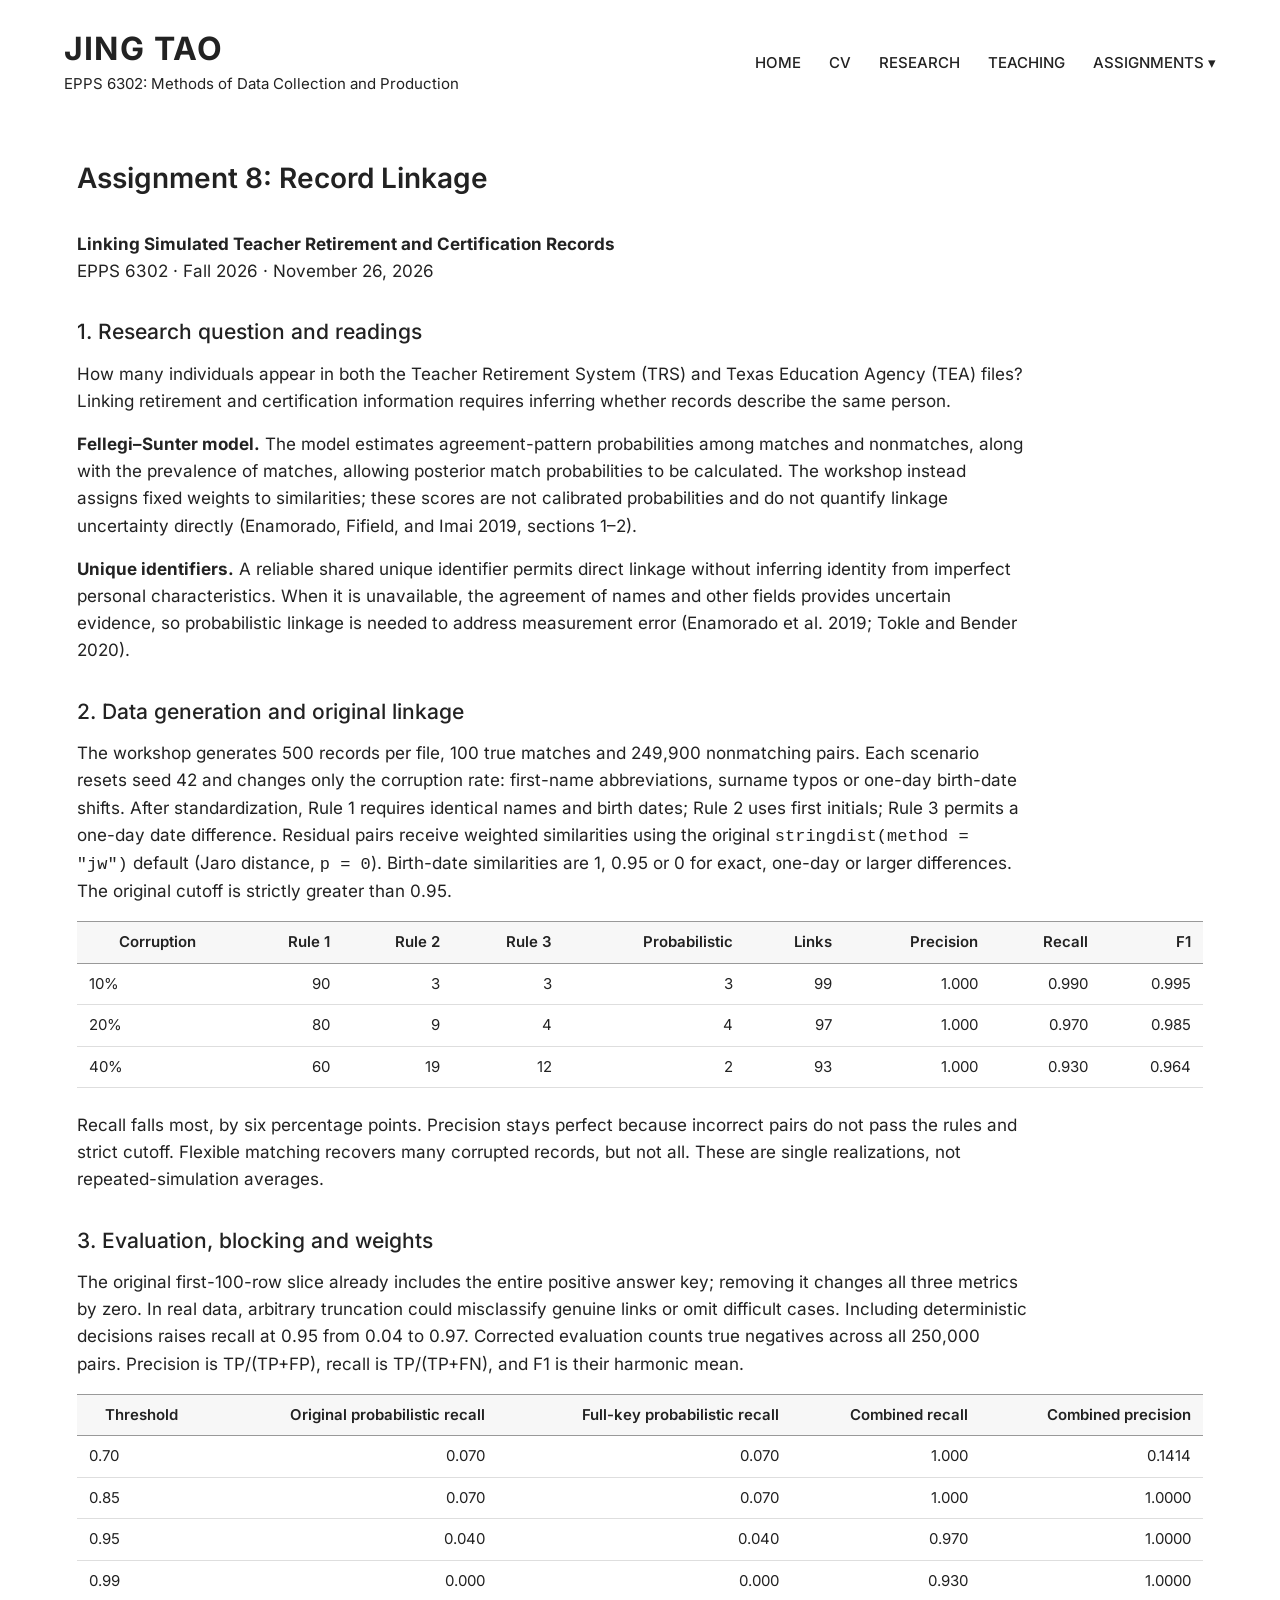
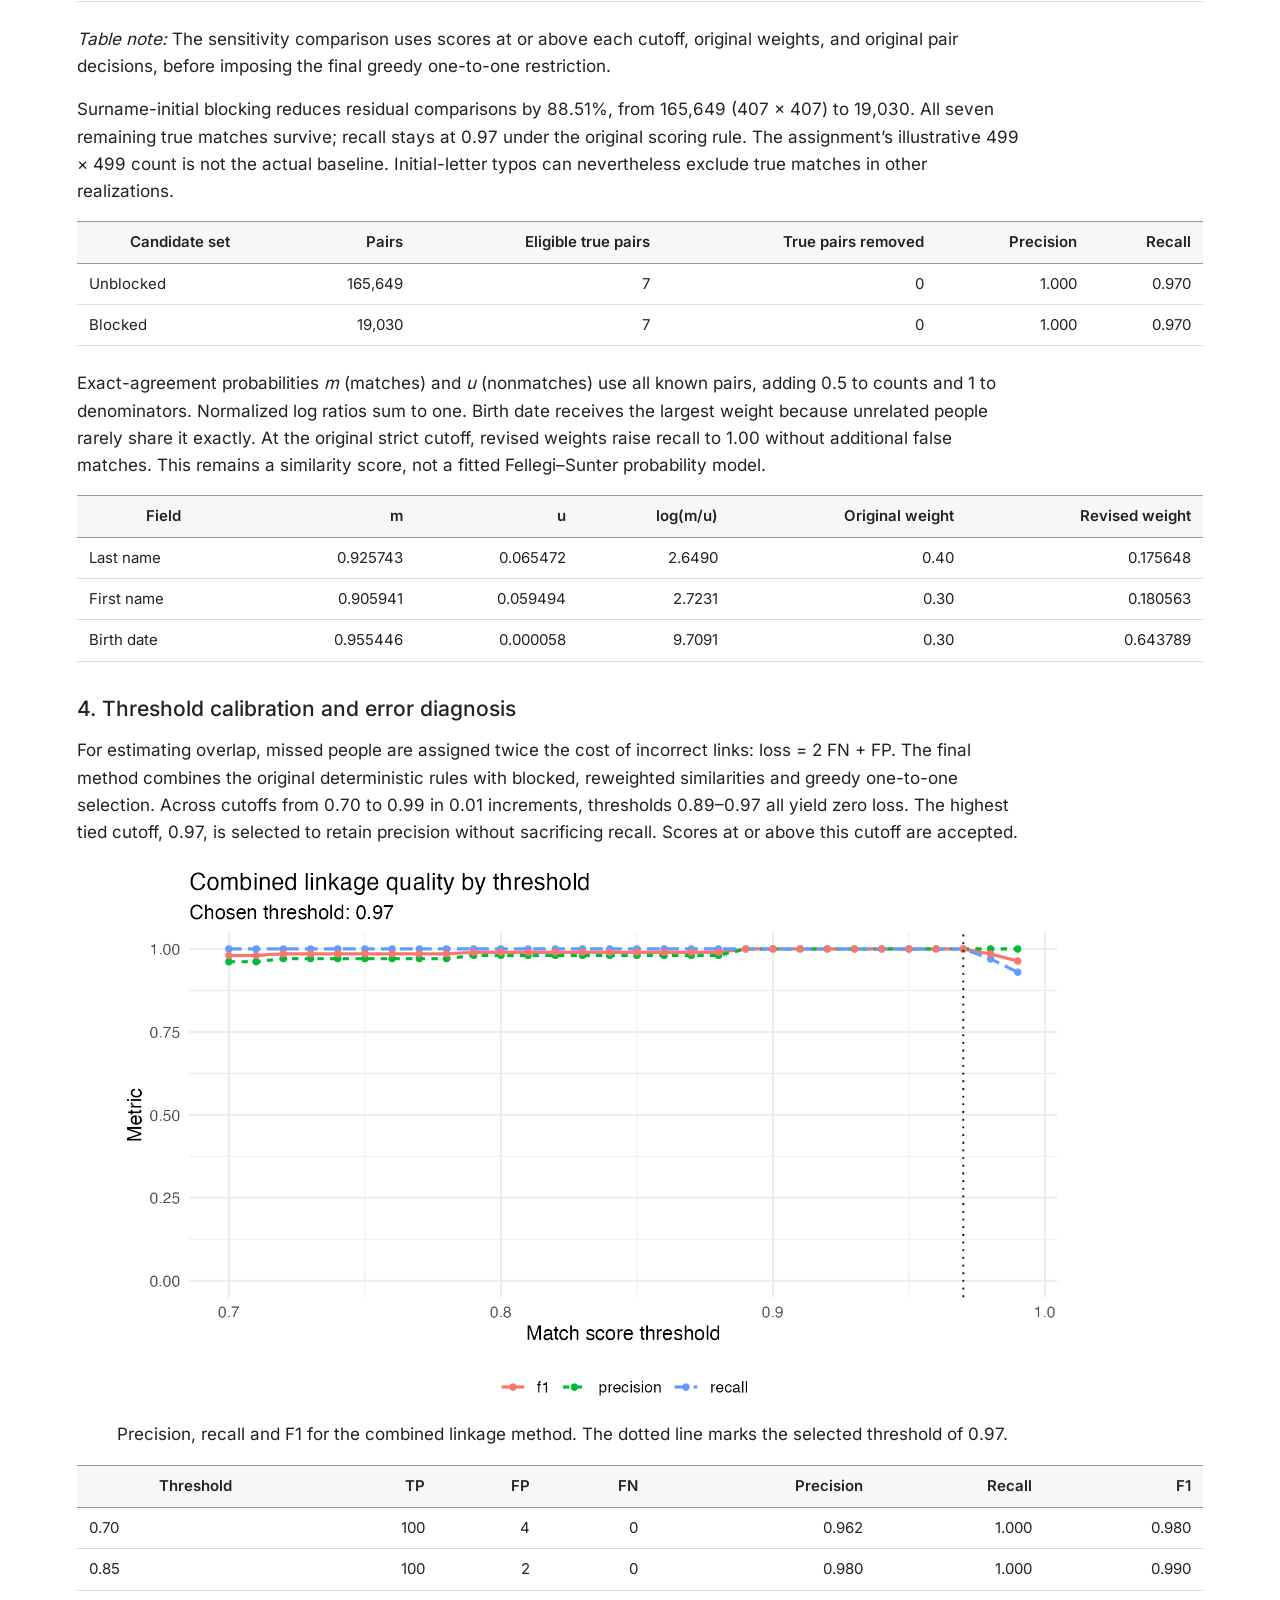
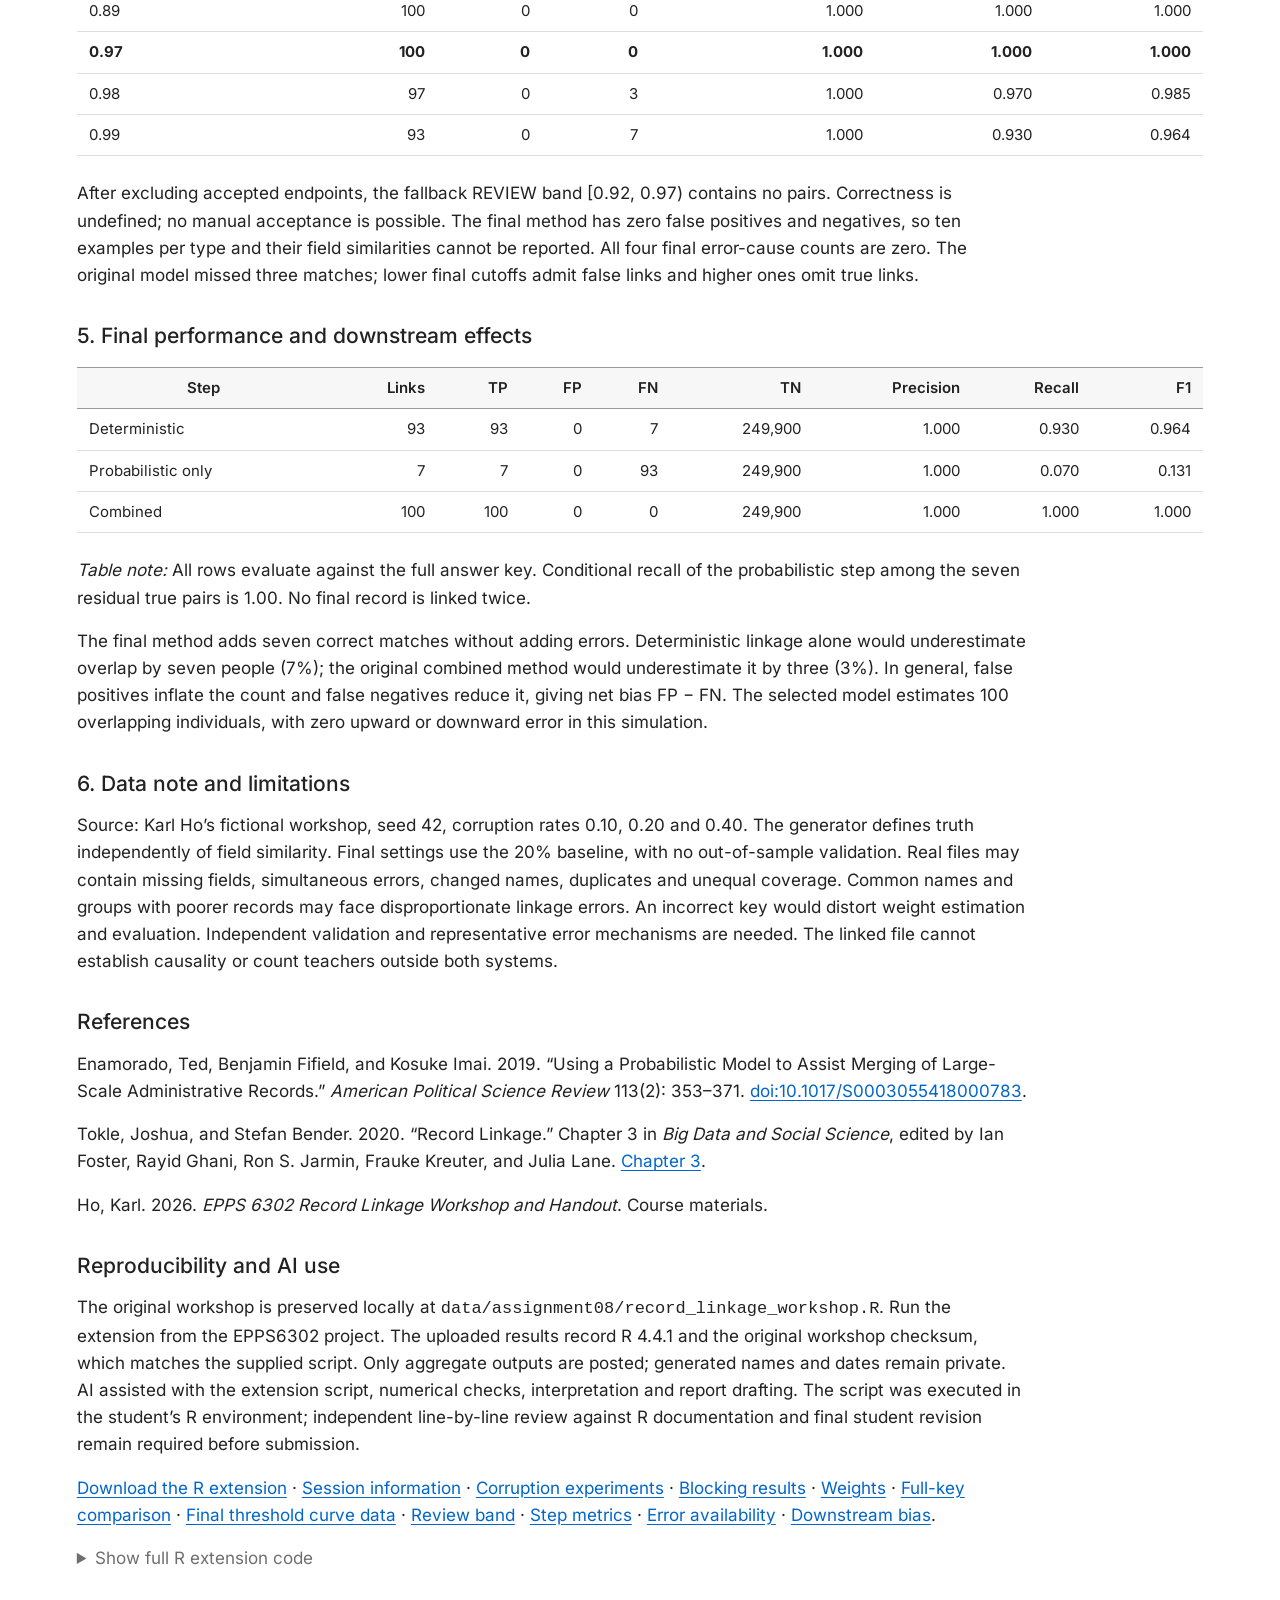
<file: docs/assign08.html>
<!DOCTYPE html>
<html xmlns="http://www.w3.org/1999/xhtml" lang="en" xml:lang="en"><head>

<meta charset="utf-8">
<meta name="generator" content="quarto-1.9.38">

<meta name="viewport" content="width=device-width, initial-scale=1.0, user-scalable=yes">


<title>Assignment 8: Record Linkage – EPPS 6302: Methods of Data Collection and Production</title>
<style>
/* Default styles provided by pandoc.
** See https://pandoc.org/MANUAL.html#variables-for-html for config info.
*/
code{white-space: pre-wrap;}
span.smallcaps{font-variant: small-caps;}
div.columns{display: flex; gap: min(4vw, 1.5em);}
div.column{flex: auto; overflow-x: auto;}
div.hanging-indent{margin-left: 1.5em; text-indent: -1.5em;}
ul.task-list{list-style: none;}
ul.task-list li input[type="checkbox"] {
  width: 0.8em;
  margin: 0 0.8em 0.2em -1em; /* quarto-specific, see https://github.com/quarto-dev/quarto-cli/issues/4556 */ 
  vertical-align: middle;
}
.display.math{display: block; text-align: center; margin: 0.5rem auto;}
</style>


<script src="site_libs/clipboard/clipboard.min.js"></script>
<script src="site_libs/quarto-html/tabby.min.js"></script>
<script src="site_libs/quarto-html/popper.min.js"></script>
<script src="site_libs/quarto-html/tippy.umd.min.js"></script>
<script src="site_libs/quarto-html/anchor.min.js"></script>
<link href="site_libs/quarto-html/tippy.css" rel="stylesheet">
<link href="site_libs/quarto-html/light-border.css" rel="stylesheet">
<link href="site_libs/quarto-html/quarto-html-640605f58ae58ee79329c070719e555b.min.css" rel="stylesheet" append-hash="true" data-mode="light">
<link href="site_libs/quarto-html/quarto-syntax-highlighting-15634bcf2e68342d4ad2dfa704d543f6.css" rel="stylesheet" id="quarto-text-highlighting-styles">
<link rel="preconnect" href="https://fonts.googleapis.com">
<link rel="preconnect" href="https://fonts.gstatic.com" crossorigin="">
<link href="https://fonts.googleapis.com/css2?family=Inter:wght@400;500;600;700&amp;display=swap" rel="stylesheet">


<link rel="stylesheet" href="research.css">
<link rel="stylesheet" href="styles.css">
</head>

<body>

<header class="header">

    <div class="site-title">
        <div class="name">JING TAO</div>
        <div class="course-title">
            EPPS 6302: Methods of Data Collection and Production
        </div>
    </div>

    <nav class="nav">

        <a href="index.html">HOME</a>

        <a href="JING_TAO_CV.pdf" target="_blank">CV</a>

        <a href="research.html">RESEARCH</a>

        <a href="teaching.html">TEACHING</a>

        <div class="assignment-menu">

            <button aria-controls="assignment-links" aria-expanded="false" type="button">
                ASSIGNMENTS <span aria-hidden="true">▾</span>
            </button>

            <div class="assignment-links" hidden="" id="assignment-links">

                <a href="assign01.html">Assignment 1: Create a Quarto Website</a>
                <a href="assign02.html">Assignment 2: Google Trends</a>
                <a href="assign03.html">Assignment 3: ACS via tidycensus</a>
                <a href="assign04.html">Assignment 4: Web Scraping</a>
                <a href="assign05.html">Assignment 5: Government Data API</a>
                <a href="assign06.html">Assignment 6: Text Analytics with quanteda</a>
                <a href="assign07.html">Assignment 7: YouTube Data API</a>
                <a href="assign08.html">Assignment 8: Record Linkage</a>

            </div>

        </div>

    </nav>

</header>

<script>
document.addEventListener('DOMContentLoaded', function () {

    const menu = document.querySelector('.assignment-menu');
    const button = menu.querySelector('button');
    const links = menu.querySelector('.assignment-links');

    const toggle = (open) => {
        links.hidden = !open;
        button.setAttribute('aria-expanded', String(open));
    };

    button.addEventListener('click', () => toggle(links.hidden));

    document.addEventListener('click', e => {
        if (!menu.contains(e.target)) toggle(false);
    });

    document.addEventListener('keydown', e => {
        if (e.key === 'Escape') {
            toggle(false);
            button.focus();
        }
    });

    const page = location.pathname.split('/').pop() || 'index.html';

    document.querySelectorAll('.nav a').forEach(a => {
        if (a.getAttribute('href') === page) {
            a.classList.add('active');
            a.setAttribute('aria-current', 'page');
        }
    });

    if (/^assign\d+\.html$/.test(page)) {
        button.classList.add('active');
    }

});
</script>

<header id="title-block-header">
<h1 class="title">Assignment 8: Record Linkage</h1>

</header>


<meta http-equiv="refresh" content="0; url=assign_linkage.html">
<section id="assignment-8-record-linkage" class="assignment-report">
<h1>Assignment 8: Record Linkage</h1>
<p><a href="assign_linkage.html">Open the final record linkage report</a>.</p>
</section>


<script id="quarto-html-after-body" type="application/javascript">
  window.document.addEventListener("DOMContentLoaded", function (event) {
    const tabsets =  window.document.querySelectorAll(".panel-tabset-tabby")
    tabsets.forEach(function(tabset) {
      const tabby = new Tabby('#' + tabset.id);
    });
    const icon = "";
    const anchorJS = new window.AnchorJS();
    anchorJS.options = {
      placement: 'right',
      icon: icon
    };
    anchorJS.add('.anchored');
    const isCodeAnnotation = (el) => {
      for (const clz of el.classList) {
        if (clz.startsWith('code-annotation-')) {                     
          return true;
        }
      }
      return false;
    }
    const onCopySuccess = function(e) {
      // button target
      const button = e.trigger;
      // don't keep focus
      button.blur();
      // flash "checked"
      button.classList.add('code-copy-button-checked');
      var currentTitle = button.getAttribute("title");
      button.setAttribute("title", "Copied!");
      let tooltip;
      if (window.bootstrap) {
        button.setAttribute("data-bs-toggle", "tooltip");
        button.setAttribute("data-bs-placement", "left");
        button.setAttribute("data-bs-title", "Copied!");
        tooltip = new bootstrap.Tooltip(button, 
          { trigger: "manual", 
            customClass: "code-copy-button-tooltip",
            offset: [0, -8]});
        tooltip.show();    
      }
      setTimeout(function() {
        if (tooltip) {
          tooltip.hide();
          button.removeAttribute("data-bs-title");
          button.removeAttribute("data-bs-toggle");
          button.removeAttribute("data-bs-placement");
        }
        button.setAttribute("title", currentTitle);
        button.classList.remove('code-copy-button-checked');
      }, 1000);
      // clear code selection
      e.clearSelection();
    }
    const getTextToCopy = function(trigger) {
      const outerScaffold = trigger.parentElement.cloneNode(true);
      const codeEl = outerScaffold.querySelector('code');
      for (const childEl of codeEl.children) {
        if (isCodeAnnotation(childEl)) {
          childEl.remove();
        }
      }
      return codeEl.innerText;
    }
    const clipboard = new window.ClipboardJS('.code-copy-button:not([data-in-quarto-modal])', {
      text: getTextToCopy
    });
    clipboard.on('success', onCopySuccess);
    if (window.document.getElementById('quarto-embedded-source-code-modal')) {
      const clipboardModal = new window.ClipboardJS('.code-copy-button[data-in-quarto-modal]', {
        text: getTextToCopy,
        container: window.document.getElementById('quarto-embedded-source-code-modal')
      });
      clipboardModal.on('success', onCopySuccess);
    }
      var localhostRegex = new RegExp(/^(?:http|https):\/\/localhost\:?[0-9]*\//);
      var mailtoRegex = new RegExp(/^mailto:/);
        var filterRegex = new RegExp('/' + window.location.host + '/');
      var isInternal = (href) => {
          return filterRegex.test(href) || localhostRegex.test(href) || mailtoRegex.test(href);
      }
      // Inspect non-navigation links and adorn them if external
     var links = window.document.querySelectorAll('a[href]:not(.nav-link):not(.navbar-brand):not(.toc-action):not(.sidebar-link):not(.sidebar-item-toggle):not(.pagination-link):not(.no-external):not([aria-hidden]):not(.dropdown-item):not(.quarto-navigation-tool):not(.about-link)');
      for (var i=0; i<links.length; i++) {
        const link = links[i];
        if (!isInternal(link.href)) {
          // undo the damage that might have been done by quarto-nav.js in the case of
          // links that we want to consider external
          if (link.dataset.originalHref !== undefined) {
            link.href = link.dataset.originalHref;
          }
        }
      }
    function tippyHover(el, contentFn, onTriggerFn, onUntriggerFn) {
      const config = {
        allowHTML: true,
        maxWidth: 500,
        delay: 100,
        arrow: false,
        appendTo: function(el) {
            return el.parentElement;
        },
        interactive: true,
        interactiveBorder: 10,
        theme: 'light-border',
        placement: 'bottom-start',
      };
      if (contentFn) {
        config.content = contentFn;
      }
      if (onTriggerFn) {
        config.onTrigger = onTriggerFn;
      }
      if (onUntriggerFn) {
        config.onUntrigger = onUntriggerFn;
      }
      window.tippy(el, config); 
    }
    const noterefs = window.document.querySelectorAll('a[role="doc-noteref"]');
    for (var i=0; i<noterefs.length; i++) {
      const ref = noterefs[i];
      tippyHover(ref, function() {
        // use id or data attribute instead here
        let href = ref.getAttribute('data-footnote-href') || ref.getAttribute('href');
        try { href = new URL(href).hash; } catch {}
        const id = href.replace(/^#\/?/, "");
        const note = window.document.getElementById(id);
        if (note) {
          return note.innerHTML;
        } else {
          return "";
        }
      });
    }
    const xrefs = window.document.querySelectorAll('a.quarto-xref');
    const processXRef = (id, note) => {
      // Strip column container classes
      const stripColumnClz = (el) => {
        el.classList.remove("page-full", "page-columns");
        if (el.children) {
          for (const child of el.children) {
            stripColumnClz(child);
          }
        }
      }
      stripColumnClz(note)
      if (id === null || id.startsWith('sec-')) {
        // Special case sections, only their first couple elements
        const container = document.createElement("div");
        if (note.children && note.children.length > 2) {
          container.appendChild(note.children[0].cloneNode(true));
          for (let i = 1; i < note.children.length; i++) {
            const child = note.children[i];
            if (child.tagName === "P" && child.innerText === "") {
              continue;
            } else {
              container.appendChild(child.cloneNode(true));
              break;
            }
          }
          if (window.Quarto?.typesetMath) {
            window.Quarto.typesetMath(container);
          }
          return container.innerHTML
        } else {
          if (window.Quarto?.typesetMath) {
            window.Quarto.typesetMath(note);
          }
          return note.innerHTML;
        }
      } else {
        // Remove any anchor links if they are present
        const anchorLink = note.querySelector('a.anchorjs-link');
        if (anchorLink) {
          anchorLink.remove();
        }
        if (window.Quarto?.typesetMath) {
          window.Quarto.typesetMath(note);
        }
        if (note.classList.contains("callout")) {
          return note.outerHTML;
        } else {
          return note.innerHTML;
        }
      }
    }
    for (var i=0; i<xrefs.length; i++) {
      const xref = xrefs[i];
      tippyHover(xref, undefined, function(instance) {
        instance.disable();
        let url = xref.getAttribute('href');
        let hash = undefined; 
        if (url.startsWith('#')) {
          hash = url;
        } else {
          try { hash = new URL(url).hash; } catch {}
        }
        if (hash) {
          const id = hash.replace(/^#\/?/, "");
          const note = window.document.getElementById(id);
          if (note !== null) {
            try {
              const html = processXRef(id, note.cloneNode(true));
              instance.setContent(html);
            } finally {
              instance.enable();
              instance.show();
            }
          } else {
            // See if we can fetch this
            fetch(url.split('#')[0])
            .then(res => res.text())
            .then(html => {
              const parser = new DOMParser();
              const htmlDoc = parser.parseFromString(html, "text/html");
              const note = htmlDoc.getElementById(id);
              if (note !== null) {
                const html = processXRef(id, note);
                instance.setContent(html);
              } 
            }).finally(() => {
              instance.enable();
              instance.show();
            });
          }
        } else {
          // See if we can fetch a full url (with no hash to target)
          // This is a special case and we should probably do some content thinning / targeting
          fetch(url)
          .then(res => res.text())
          .then(html => {
            const parser = new DOMParser();
            const htmlDoc = parser.parseFromString(html, "text/html");
            const note = htmlDoc.querySelector('main.content');
            if (note !== null) {
              // This should only happen for chapter cross references
              // (since there is no id in the URL)
              // remove the first header
              if (note.children.length > 0 && note.children[0].tagName === "HEADER") {
                note.children[0].remove();
              }
              const html = processXRef(null, note);
              instance.setContent(html);
            } 
          }).finally(() => {
            instance.enable();
            instance.show();
          });
        }
      }, function(instance) {
      });
    }
        let selectedAnnoteEl;
        const selectorForAnnotation = ( cell, annotation) => {
          let cellAttr = 'data-code-cell="' + cell + '"';
          let lineAttr = 'data-code-annotation="' +  annotation + '"';
          const selector = 'span[' + cellAttr + '][' + lineAttr + ']';
          return selector;
        }
        const selectCodeLines = (annoteEl) => {
          const doc = window.document;
          const targetCell = annoteEl.getAttribute("data-target-cell");
          const targetAnnotation = annoteEl.getAttribute("data-target-annotation");
          const annoteSpan = window.document.querySelector(selectorForAnnotation(targetCell, targetAnnotation));
          const lines = annoteSpan.getAttribute("data-code-lines").split(",");
          const lineIds = lines.map((line) => {
            return targetCell + "-" + line;
          })
          let top = null;
          let height = null;
          let parent = null;
          if (lineIds.length > 0) {
              //compute the position of the single el (top and bottom and make a div)
              const el = window.document.getElementById(lineIds[0]);
              top = el.offsetTop;
              height = el.offsetHeight;
              parent = el.parentElement.parentElement;
            if (lineIds.length > 1) {
              const lastEl = window.document.getElementById(lineIds[lineIds.length - 1]);
              const bottom = lastEl.offsetTop + lastEl.offsetHeight;
              height = bottom - top;
            }
            if (top !== null && height !== null && parent !== null) {
              // cook up a div (if necessary) and position it 
              let div = window.document.getElementById("code-annotation-line-highlight");
              if (div === null) {
                div = window.document.createElement("div");
                div.setAttribute("id", "code-annotation-line-highlight");
                div.style.position = 'absolute';
                parent.appendChild(div);
              }
              div.style.top = top - 2 + "px";
              div.style.height = height + 4 + "px";
              div.style.left = 0;
              let gutterDiv = window.document.getElementById("code-annotation-line-highlight-gutter");
              if (gutterDiv === null) {
                gutterDiv = window.document.createElement("div");
                gutterDiv.setAttribute("id", "code-annotation-line-highlight-gutter");
                gutterDiv.style.position = 'absolute';
                const codeCell = window.document.getElementById(targetCell);
                const gutter = codeCell.querySelector('.code-annotation-gutter');
                gutter.appendChild(gutterDiv);
              }
              gutterDiv.style.top = top - 2 + "px";
              gutterDiv.style.height = height + 4 + "px";
            }
            selectedAnnoteEl = annoteEl;
          }
        };
        const unselectCodeLines = () => {
          const elementsIds = ["code-annotation-line-highlight", "code-annotation-line-highlight-gutter"];
          elementsIds.forEach((elId) => {
            const div = window.document.getElementById(elId);
            if (div) {
              div.remove();
            }
          });
          selectedAnnoteEl = undefined;
        };
          // Handle positioning of the toggle
      window.addEventListener(
        "resize",
        throttle(() => {
          elRect = undefined;
          if (selectedAnnoteEl) {
            selectCodeLines(selectedAnnoteEl);
          }
        }, 10)
      );
      function throttle(fn, ms) {
      let throttle = false;
      let timer;
        return (...args) => {
          if(!throttle) { // first call gets through
              fn.apply(this, args);
              throttle = true;
          } else { // all the others get throttled
              if(timer) clearTimeout(timer); // cancel #2
              timer = setTimeout(() => {
                fn.apply(this, args);
                timer = throttle = false;
              }, ms);
          }
        };
      }
        // Attach click handler to the DT
        const annoteDls = window.document.querySelectorAll('dt[data-target-cell]');
        for (const annoteDlNode of annoteDls) {
          annoteDlNode.addEventListener('click', (event) => {
            const clickedEl = event.target;
            if (clickedEl !== selectedAnnoteEl) {
              unselectCodeLines();
              const activeEl = window.document.querySelector('dt[data-target-cell].code-annotation-active');
              if (activeEl) {
                activeEl.classList.remove('code-annotation-active');
              }
              selectCodeLines(clickedEl);
              clickedEl.classList.add('code-annotation-active');
            } else {
              // Unselect the line
              unselectCodeLines();
              clickedEl.classList.remove('code-annotation-active');
            }
          });
        }
    const findCites = (el) => {
      const parentEl = el.parentElement;
      if (parentEl) {
        const cites = parentEl.dataset.cites;
        if (cites) {
          return {
            el,
            cites: cites.split(' ')
          };
        } else {
          return findCites(el.parentElement)
        }
      } else {
        return undefined;
      }
    };
    var bibliorefs = window.document.querySelectorAll('a[role="doc-biblioref"]');
    for (var i=0; i<bibliorefs.length; i++) {
      const ref = bibliorefs[i];
      const citeInfo = findCites(ref);
      if (citeInfo) {
        tippyHover(citeInfo.el, function() {
          var popup = window.document.createElement('div');
          citeInfo.cites.forEach(function(cite) {
            var citeDiv = window.document.createElement('div');
            citeDiv.classList.add('hanging-indent');
            citeDiv.classList.add('csl-entry');
            var biblioDiv = window.document.getElementById('ref-' + cite);
            if (biblioDiv) {
              citeDiv.innerHTML = biblioDiv.innerHTML;
            }
            popup.appendChild(citeDiv);
          });
          return popup.innerHTML;
        });
      }
    }
  });
  </script>




</body></html>
</file>
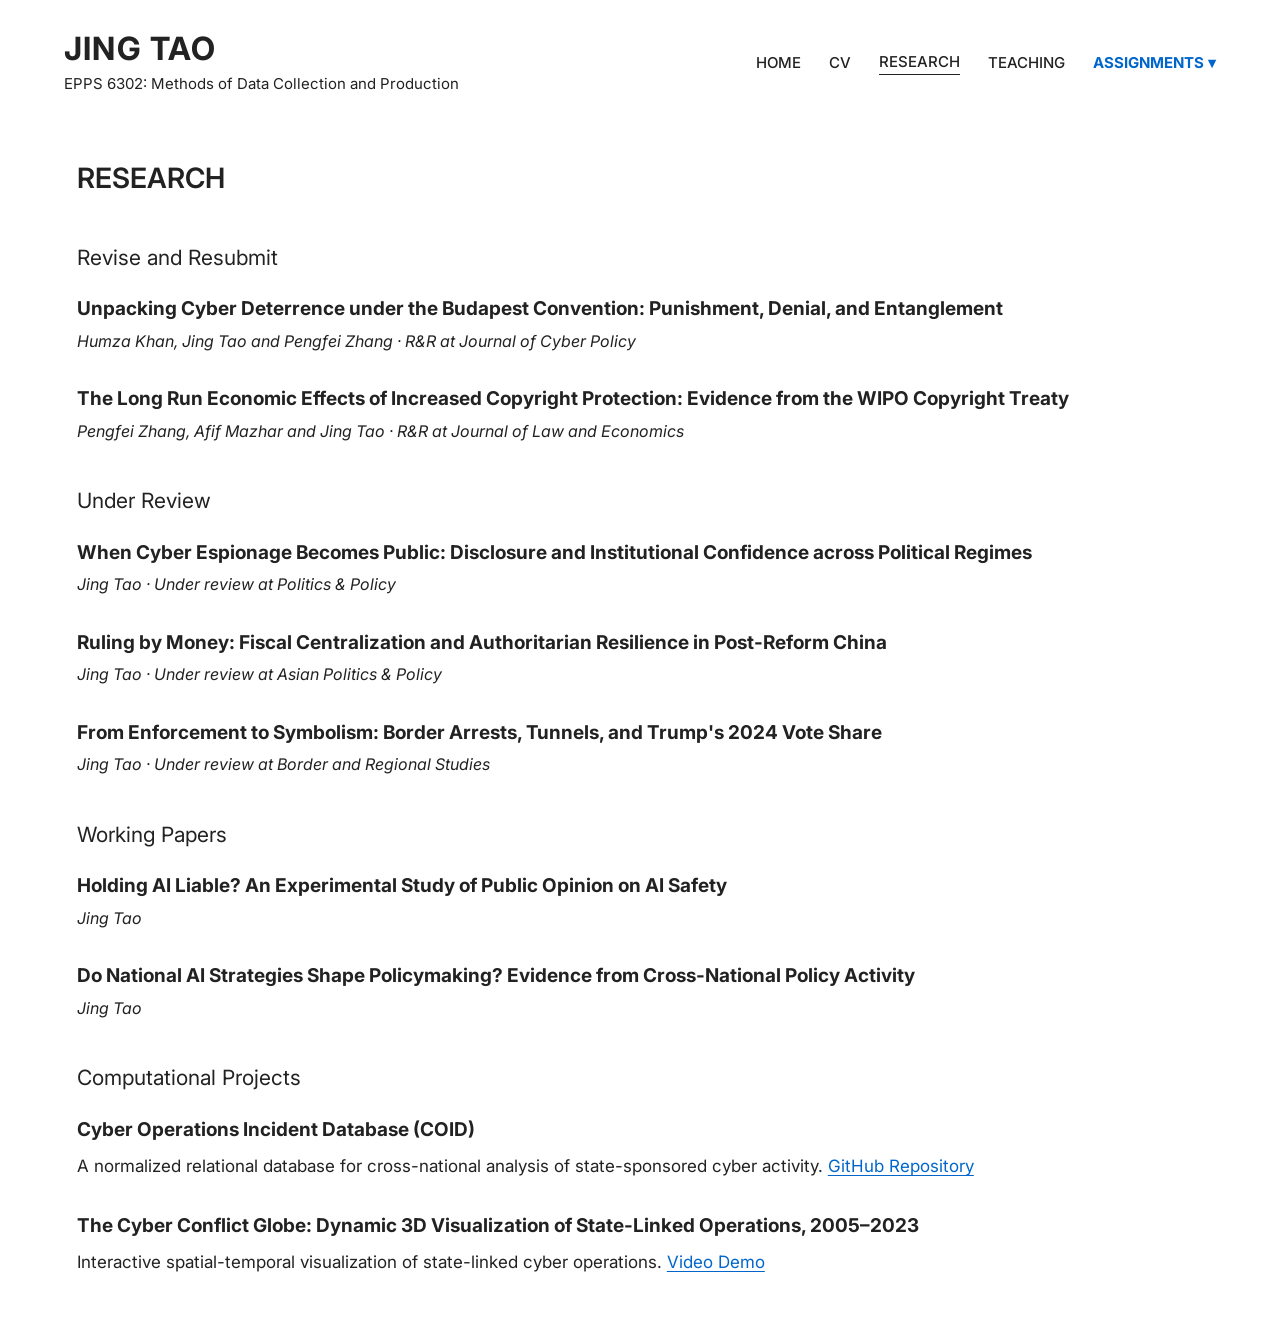
<file: docs/research.html>
<!DOCTYPE html>
<html xmlns="http://www.w3.org/1999/xhtml" lang="en" xml:lang="en"><head>

<meta charset="utf-8">
<meta name="generator" content="quarto-1.9.38">

<meta name="viewport" content="width=device-width, initial-scale=1.0, user-scalable=yes">


<title>Research – EPPS 6302: Methods of Data Collection and Production</title>
<style>
/* Default styles provided by pandoc.
** See https://pandoc.org/MANUAL.html#variables-for-html for config info.
*/
code{white-space: pre-wrap;}
span.smallcaps{font-variant: small-caps;}
div.columns{display: flex; gap: min(4vw, 1.5em);}
div.column{flex: auto; overflow-x: auto;}
div.hanging-indent{margin-left: 1.5em; text-indent: -1.5em;}
ul.task-list{list-style: none;}
ul.task-list li input[type="checkbox"] {
  width: 0.8em;
  margin: 0 0.8em 0.2em -1em; /* quarto-specific, see https://github.com/quarto-dev/quarto-cli/issues/4556 */ 
  vertical-align: middle;
}
.display.math{display: block; text-align: center; margin: 0.5rem auto;}
</style>


<script src="site_libs/clipboard/clipboard.min.js"></script>
<script src="site_libs/quarto-html/tabby.min.js"></script>
<script src="site_libs/quarto-html/popper.min.js"></script>
<script src="site_libs/quarto-html/tippy.umd.min.js"></script>
<script src="site_libs/quarto-html/anchor.min.js"></script>
<link href="site_libs/quarto-html/tippy.css" rel="stylesheet">
<link href="site_libs/quarto-html/light-border.css" rel="stylesheet">
<link href="site_libs/quarto-html/quarto-html-640605f58ae58ee79329c070719e555b.min.css" rel="stylesheet" append-hash="true" data-mode="light">
<link href="site_libs/quarto-html/quarto-syntax-highlighting-15634bcf2e68342d4ad2dfa704d543f6.css" rel="stylesheet" id="quarto-text-highlighting-styles">
<link rel="preconnect" href="https://fonts.googleapis.com">
<link rel="preconnect" href="https://fonts.gstatic.com" crossorigin="">
<link href="https://fonts.googleapis.com/css2?family=Inter:wght@400;500;600;700&amp;display=swap" rel="stylesheet">


<link rel="stylesheet" href="research.css">
<link rel="stylesheet" href="styles.css">
</head>

<body>

<header class="header">

    <div class="site-title">
        <div class="name">JING TAO</div>
        <div class="course-title">
            EPPS 6302: Methods of Data Collection and Production
        </div>
    </div>

    <nav class="nav">

        <a href="index.html">HOME</a>

        <a href="JING_TAO_CV.pdf" target="_blank">CV</a>

        <a href="research.html">RESEARCH</a>

        <a href="teaching.html">TEACHING</a>

        <div class="assignment-menu">

            <button aria-controls="assignment-links" aria-expanded="false" type="button">
                ASSIGNMENTS <span aria-hidden="true">▾</span>
            </button>

            <div class="assignment-links" hidden="" id="assignment-links">

                <a href="assign01.html">Assignment 1: Create a Quarto Website</a>
                <a href="assign02.html">Assignment 2: Google Trends</a>
                <a href="assign03.html">Assignment 3: ACS via tidycensus</a>
                <a href="assign04.html">Assignment 4: Web Scraping</a>
                <a href="assign05.html">Assignment 5: Government Data API</a>
                <a href="assign06.html">Assignment 6: Text Analytics with quanteda</a>
                <a href="assign07.html">Assignment 7: YouTube Data API</a>
                <a href="assign08.html">Assignment 8: Record Linkage</a>

            </div>

        </div>

    </nav>

</header>

<script>
document.addEventListener('DOMContentLoaded', function () {

    const menu = document.querySelector('.assignment-menu');
    const button = menu.querySelector('button');
    const links = menu.querySelector('.assignment-links');

    const toggle = (open) => {
        links.hidden = !open;
        button.setAttribute('aria-expanded', String(open));
    };

    button.addEventListener('click', () => toggle(links.hidden));

    document.addEventListener('click', e => {
        if (!menu.contains(e.target)) toggle(false);
    });

    document.addEventListener('keydown', e => {
        if (e.key === 'Escape') {
            toggle(false);
            button.focus();
        }
    });

    const page = location.pathname.split('/').pop() || 'index.html';

    document.querySelectorAll('.nav a').forEach(a => {
        if (a.getAttribute('href') === page) {
            a.classList.add('active');
            a.setAttribute('aria-current', 'page');
        }
    });

    if (/^assign\d+\.html$/.test(page)) {
        button.classList.add('active');
    }

});
</script>

<header id="title-block-header">
<h1 class="title">Research</h1>

</header>


<div class="content">
<h1>RESEARCH</h1>
<!-- REVISE AND RESUBMIT -->
<h2 class="anchored">Revise and Resubmit</h2>
<div class="paper">
<div class="paper-title">
                Unpacking Cyber Deterrence under the Budapest Convention: Punishment, Denial, and Entanglement
            </div>
<div class="paper-meta">
                Humza Khan, Jing Tao and Pengfei Zhang
                · R&amp;R at Journal of Cyber Policy
            </div>
</div>
<div class="paper">
<div class="paper-title">
                The Long Run Economic Effects of Increased Copyright Protection: Evidence from the WIPO Copyright Treaty
            </div>
<div class="paper-meta">
                Pengfei Zhang, Afif Mazhar and Jing Tao
                · R&amp;R at Journal of Law and Economics
            </div>
</div>
<!-- UNDER REVIEW -->
<h2 class="anchored">Under Review</h2>
<div class="paper">
<div class="paper-title">
                When Cyber Espionage Becomes Public: Disclosure and Institutional Confidence across Political Regimes
            </div>
<div class="paper-meta">
                Jing Tao · Under review at Politics &amp; Policy
            </div>
</div>
<div class="paper">
<div class="paper-title">
                Ruling by Money: Fiscal Centralization and Authoritarian Resilience in Post-Reform China
            </div>
<div class="paper-meta">
                Jing Tao · Under review at Asian Politics &amp; Policy
            </div>
</div>
<div class="paper">
<div class="paper-title">
                From Enforcement to Symbolism: Border Arrests, Tunnels, and Trump's 2024 Vote Share
            </div>
<div class="paper-meta">
                Jing Tao · Under review at Border and Regional Studies
            </div>
</div>
<!-- WORKING PAPERS -->
<h2 class="anchored">Working Papers</h2>
<div class="paper">
<div class="paper-title">
                Holding AI Liable?
                An Experimental Study of Public Opinion on AI Safety
            </div>
<div class="paper-meta">
                Jing Tao
            </div>
</div>
<div class="paper">
<div class="paper-title">
                Do National AI Strategies Shape Policymaking? Evidence from Cross-National Policy Activity
            </div>
<div class="paper-meta">
                Jing Tao
            </div>
</div>
<!-- COMPUTATIONAL PROJECTS -->
<h2 class="anchored">Computational Projects</h2>
<div class="paper">
<div class="paper-title">
                Cyber Operations Incident Database (COID)
            </div>
<div class="paper-desc">
                A normalized relational database for cross-national analysis
                of state-sponsored cyber activity.

                <a href="https://github.com/JingUSA/COID" rel="noopener noreferrer" target="_blank">
                    GitHub Repository
                </a>
</div>
</div>
<div class="paper">
<div class="paper-title">
                The Cyber Conflict Globe:
                Dynamic 3D Visualization of State-Linked Operations, 2005–2023
            </div>
<div class="paper-desc">
                Interactive spatial-temporal visualization of state-linked cyber operations.

                <a href="https://www.youtube.com/watch?v=7BMBoaasoTU" rel="noopener noreferrer" target="_blank">
                    Video Demo
                </a>
</div>
</div>
</div>


<script id="quarto-html-after-body" type="application/javascript">
  window.document.addEventListener("DOMContentLoaded", function (event) {
    const tabsets =  window.document.querySelectorAll(".panel-tabset-tabby")
    tabsets.forEach(function(tabset) {
      const tabby = new Tabby('#' + tabset.id);
    });
    const icon = "";
    const anchorJS = new window.AnchorJS();
    anchorJS.options = {
      placement: 'right',
      icon: icon
    };
    anchorJS.add('.anchored');
    const isCodeAnnotation = (el) => {
      for (const clz of el.classList) {
        if (clz.startsWith('code-annotation-')) {                     
          return true;
        }
      }
      return false;
    }
    const onCopySuccess = function(e) {
      // button target
      const button = e.trigger;
      // don't keep focus
      button.blur();
      // flash "checked"
      button.classList.add('code-copy-button-checked');
      var currentTitle = button.getAttribute("title");
      button.setAttribute("title", "Copied!");
      let tooltip;
      if (window.bootstrap) {
        button.setAttribute("data-bs-toggle", "tooltip");
        button.setAttribute("data-bs-placement", "left");
        button.setAttribute("data-bs-title", "Copied!");
        tooltip = new bootstrap.Tooltip(button, 
          { trigger: "manual", 
            customClass: "code-copy-button-tooltip",
            offset: [0, -8]});
        tooltip.show();    
      }
      setTimeout(function() {
        if (tooltip) {
          tooltip.hide();
          button.removeAttribute("data-bs-title");
          button.removeAttribute("data-bs-toggle");
          button.removeAttribute("data-bs-placement");
        }
        button.setAttribute("title", currentTitle);
        button.classList.remove('code-copy-button-checked');
      }, 1000);
      // clear code selection
      e.clearSelection();
    }
    const getTextToCopy = function(trigger) {
      const outerScaffold = trigger.parentElement.cloneNode(true);
      const codeEl = outerScaffold.querySelector('code');
      for (const childEl of codeEl.children) {
        if (isCodeAnnotation(childEl)) {
          childEl.remove();
        }
      }
      return codeEl.innerText;
    }
    const clipboard = new window.ClipboardJS('.code-copy-button:not([data-in-quarto-modal])', {
      text: getTextToCopy
    });
    clipboard.on('success', onCopySuccess);
    if (window.document.getElementById('quarto-embedded-source-code-modal')) {
      const clipboardModal = new window.ClipboardJS('.code-copy-button[data-in-quarto-modal]', {
        text: getTextToCopy,
        container: window.document.getElementById('quarto-embedded-source-code-modal')
      });
      clipboardModal.on('success', onCopySuccess);
    }
      var localhostRegex = new RegExp(/^(?:http|https):\/\/localhost\:?[0-9]*\//);
      var mailtoRegex = new RegExp(/^mailto:/);
        var filterRegex = new RegExp('/' + window.location.host + '/');
      var isInternal = (href) => {
          return filterRegex.test(href) || localhostRegex.test(href) || mailtoRegex.test(href);
      }
      // Inspect non-navigation links and adorn them if external
     var links = window.document.querySelectorAll('a[href]:not(.nav-link):not(.navbar-brand):not(.toc-action):not(.sidebar-link):not(.sidebar-item-toggle):not(.pagination-link):not(.no-external):not([aria-hidden]):not(.dropdown-item):not(.quarto-navigation-tool):not(.about-link)');
      for (var i=0; i<links.length; i++) {
        const link = links[i];
        if (!isInternal(link.href)) {
          // undo the damage that might have been done by quarto-nav.js in the case of
          // links that we want to consider external
          if (link.dataset.originalHref !== undefined) {
            link.href = link.dataset.originalHref;
          }
        }
      }
    function tippyHover(el, contentFn, onTriggerFn, onUntriggerFn) {
      const config = {
        allowHTML: true,
        maxWidth: 500,
        delay: 100,
        arrow: false,
        appendTo: function(el) {
            return el.parentElement;
        },
        interactive: true,
        interactiveBorder: 10,
        theme: 'light-border',
        placement: 'bottom-start',
      };
      if (contentFn) {
        config.content = contentFn;
      }
      if (onTriggerFn) {
        config.onTrigger = onTriggerFn;
      }
      if (onUntriggerFn) {
        config.onUntrigger = onUntriggerFn;
      }
      window.tippy(el, config); 
    }
    const noterefs = window.document.querySelectorAll('a[role="doc-noteref"]');
    for (var i=0; i<noterefs.length; i++) {
      const ref = noterefs[i];
      tippyHover(ref, function() {
        // use id or data attribute instead here
        let href = ref.getAttribute('data-footnote-href') || ref.getAttribute('href');
        try { href = new URL(href).hash; } catch {}
        const id = href.replace(/^#\/?/, "");
        const note = window.document.getElementById(id);
        if (note) {
          return note.innerHTML;
        } else {
          return "";
        }
      });
    }
    const xrefs = window.document.querySelectorAll('a.quarto-xref');
    const processXRef = (id, note) => {
      // Strip column container classes
      const stripColumnClz = (el) => {
        el.classList.remove("page-full", "page-columns");
        if (el.children) {
          for (const child of el.children) {
            stripColumnClz(child);
          }
        }
      }
      stripColumnClz(note)
      if (id === null || id.startsWith('sec-')) {
        // Special case sections, only their first couple elements
        const container = document.createElement("div");
        if (note.children && note.children.length > 2) {
          container.appendChild(note.children[0].cloneNode(true));
          for (let i = 1; i < note.children.length; i++) {
            const child = note.children[i];
            if (child.tagName === "P" && child.innerText === "") {
              continue;
            } else {
              container.appendChild(child.cloneNode(true));
              break;
            }
          }
          if (window.Quarto?.typesetMath) {
            window.Quarto.typesetMath(container);
          }
          return container.innerHTML
        } else {
          if (window.Quarto?.typesetMath) {
            window.Quarto.typesetMath(note);
          }
          return note.innerHTML;
        }
      } else {
        // Remove any anchor links if they are present
        const anchorLink = note.querySelector('a.anchorjs-link');
        if (anchorLink) {
          anchorLink.remove();
        }
        if (window.Quarto?.typesetMath) {
          window.Quarto.typesetMath(note);
        }
        if (note.classList.contains("callout")) {
          return note.outerHTML;
        } else {
          return note.innerHTML;
        }
      }
    }
    for (var i=0; i<xrefs.length; i++) {
      const xref = xrefs[i];
      tippyHover(xref, undefined, function(instance) {
        instance.disable();
        let url = xref.getAttribute('href');
        let hash = undefined; 
        if (url.startsWith('#')) {
          hash = url;
        } else {
          try { hash = new URL(url).hash; } catch {}
        }
        if (hash) {
          const id = hash.replace(/^#\/?/, "");
          const note = window.document.getElementById(id);
          if (note !== null) {
            try {
              const html = processXRef(id, note.cloneNode(true));
              instance.setContent(html);
            } finally {
              instance.enable();
              instance.show();
            }
          } else {
            // See if we can fetch this
            fetch(url.split('#')[0])
            .then(res => res.text())
            .then(html => {
              const parser = new DOMParser();
              const htmlDoc = parser.parseFromString(html, "text/html");
              const note = htmlDoc.getElementById(id);
              if (note !== null) {
                const html = processXRef(id, note);
                instance.setContent(html);
              } 
            }).finally(() => {
              instance.enable();
              instance.show();
            });
          }
        } else {
          // See if we can fetch a full url (with no hash to target)
          // This is a special case and we should probably do some content thinning / targeting
          fetch(url)
          .then(res => res.text())
          .then(html => {
            const parser = new DOMParser();
            const htmlDoc = parser.parseFromString(html, "text/html");
            const note = htmlDoc.querySelector('main.content');
            if (note !== null) {
              // This should only happen for chapter cross references
              // (since there is no id in the URL)
              // remove the first header
              if (note.children.length > 0 && note.children[0].tagName === "HEADER") {
                note.children[0].remove();
              }
              const html = processXRef(null, note);
              instance.setContent(html);
            } 
          }).finally(() => {
            instance.enable();
            instance.show();
          });
        }
      }, function(instance) {
      });
    }
        let selectedAnnoteEl;
        const selectorForAnnotation = ( cell, annotation) => {
          let cellAttr = 'data-code-cell="' + cell + '"';
          let lineAttr = 'data-code-annotation="' +  annotation + '"';
          const selector = 'span[' + cellAttr + '][' + lineAttr + ']';
          return selector;
        }
        const selectCodeLines = (annoteEl) => {
          const doc = window.document;
          const targetCell = annoteEl.getAttribute("data-target-cell");
          const targetAnnotation = annoteEl.getAttribute("data-target-annotation");
          const annoteSpan = window.document.querySelector(selectorForAnnotation(targetCell, targetAnnotation));
          const lines = annoteSpan.getAttribute("data-code-lines").split(",");
          const lineIds = lines.map((line) => {
            return targetCell + "-" + line;
          })
          let top = null;
          let height = null;
          let parent = null;
          if (lineIds.length > 0) {
              //compute the position of the single el (top and bottom and make a div)
              const el = window.document.getElementById(lineIds[0]);
              top = el.offsetTop;
              height = el.offsetHeight;
              parent = el.parentElement.parentElement;
            if (lineIds.length > 1) {
              const lastEl = window.document.getElementById(lineIds[lineIds.length - 1]);
              const bottom = lastEl.offsetTop + lastEl.offsetHeight;
              height = bottom - top;
            }
            if (top !== null && height !== null && parent !== null) {
              // cook up a div (if necessary) and position it 
              let div = window.document.getElementById("code-annotation-line-highlight");
              if (div === null) {
                div = window.document.createElement("div");
                div.setAttribute("id", "code-annotation-line-highlight");
                div.style.position = 'absolute';
                parent.appendChild(div);
              }
              div.style.top = top - 2 + "px";
              div.style.height = height + 4 + "px";
              div.style.left = 0;
              let gutterDiv = window.document.getElementById("code-annotation-line-highlight-gutter");
              if (gutterDiv === null) {
                gutterDiv = window.document.createElement("div");
                gutterDiv.setAttribute("id", "code-annotation-line-highlight-gutter");
                gutterDiv.style.position = 'absolute';
                const codeCell = window.document.getElementById(targetCell);
                const gutter = codeCell.querySelector('.code-annotation-gutter');
                gutter.appendChild(gutterDiv);
              }
              gutterDiv.style.top = top - 2 + "px";
              gutterDiv.style.height = height + 4 + "px";
            }
            selectedAnnoteEl = annoteEl;
          }
        };
        const unselectCodeLines = () => {
          const elementsIds = ["code-annotation-line-highlight", "code-annotation-line-highlight-gutter"];
          elementsIds.forEach((elId) => {
            const div = window.document.getElementById(elId);
            if (div) {
              div.remove();
            }
          });
          selectedAnnoteEl = undefined;
        };
          // Handle positioning of the toggle
      window.addEventListener(
        "resize",
        throttle(() => {
          elRect = undefined;
          if (selectedAnnoteEl) {
            selectCodeLines(selectedAnnoteEl);
          }
        }, 10)
      );
      function throttle(fn, ms) {
      let throttle = false;
      let timer;
        return (...args) => {
          if(!throttle) { // first call gets through
              fn.apply(this, args);
              throttle = true;
          } else { // all the others get throttled
              if(timer) clearTimeout(timer); // cancel #2
              timer = setTimeout(() => {
                fn.apply(this, args);
                timer = throttle = false;
              }, ms);
          }
        };
      }
        // Attach click handler to the DT
        const annoteDls = window.document.querySelectorAll('dt[data-target-cell]');
        for (const annoteDlNode of annoteDls) {
          annoteDlNode.addEventListener('click', (event) => {
            const clickedEl = event.target;
            if (clickedEl !== selectedAnnoteEl) {
              unselectCodeLines();
              const activeEl = window.document.querySelector('dt[data-target-cell].code-annotation-active');
              if (activeEl) {
                activeEl.classList.remove('code-annotation-active');
              }
              selectCodeLines(clickedEl);
              clickedEl.classList.add('code-annotation-active');
            } else {
              // Unselect the line
              unselectCodeLines();
              clickedEl.classList.remove('code-annotation-active');
            }
          });
        }
    const findCites = (el) => {
      const parentEl = el.parentElement;
      if (parentEl) {
        const cites = parentEl.dataset.cites;
        if (cites) {
          return {
            el,
            cites: cites.split(' ')
          };
        } else {
          return findCites(el.parentElement)
        }
      } else {
        return undefined;
      }
    };
    var bibliorefs = window.document.querySelectorAll('a[role="doc-biblioref"]');
    for (var i=0; i<bibliorefs.length; i++) {
      const ref = bibliorefs[i];
      const citeInfo = findCites(ref);
      if (citeInfo) {
        tippyHover(citeInfo.el, function() {
          var popup = window.document.createElement('div');
          citeInfo.cites.forEach(function(cite) {
            var citeDiv = window.document.createElement('div');
            citeDiv.classList.add('hanging-indent');
            citeDiv.classList.add('csl-entry');
            var biblioDiv = window.document.getElementById('ref-' + cite);
            if (biblioDiv) {
              citeDiv.innerHTML = biblioDiv.innerHTML;
            }
            popup.appendChild(citeDiv);
          });
          return popup.innerHTML;
        });
      }
    }
  });
  </script>




</body></html>
</file>
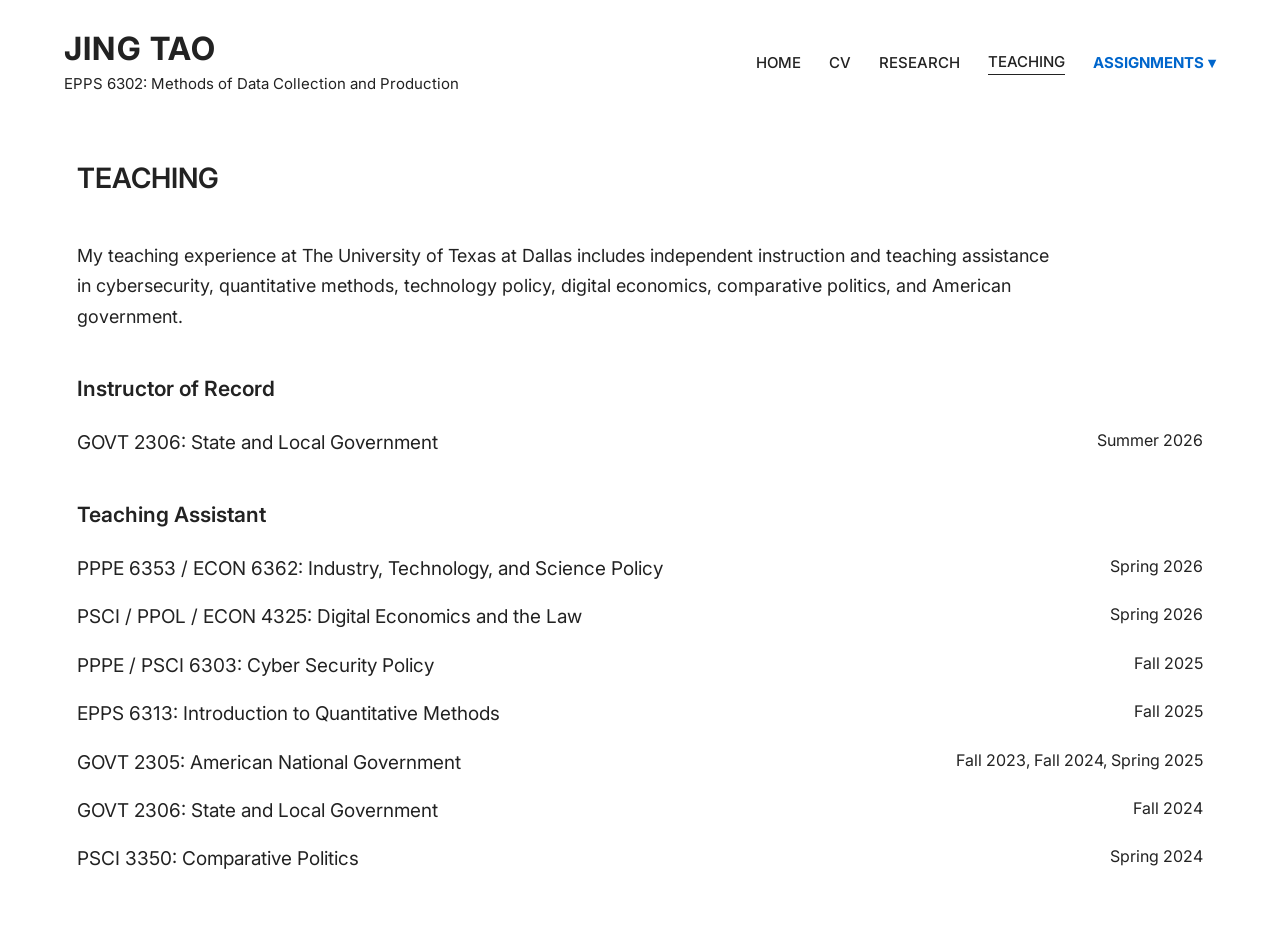
<file: docs/teaching.html>
<!DOCTYPE html>
<html xmlns="http://www.w3.org/1999/xhtml" lang="en" xml:lang="en"><head>

<meta charset="utf-8">
<meta name="generator" content="quarto-1.9.38">

<meta name="viewport" content="width=device-width, initial-scale=1.0, user-scalable=yes">


<title>Teaching – EPPS 6302: Methods of Data Collection and Production</title>
<style>
/* Default styles provided by pandoc.
** See https://pandoc.org/MANUAL.html#variables-for-html for config info.
*/
code{white-space: pre-wrap;}
span.smallcaps{font-variant: small-caps;}
div.columns{display: flex; gap: min(4vw, 1.5em);}
div.column{flex: auto; overflow-x: auto;}
div.hanging-indent{margin-left: 1.5em; text-indent: -1.5em;}
ul.task-list{list-style: none;}
ul.task-list li input[type="checkbox"] {
  width: 0.8em;
  margin: 0 0.8em 0.2em -1em; /* quarto-specific, see https://github.com/quarto-dev/quarto-cli/issues/4556 */ 
  vertical-align: middle;
}
.display.math{display: block; text-align: center; margin: 0.5rem auto;}
</style>


<script src="site_libs/clipboard/clipboard.min.js"></script>
<script src="site_libs/quarto-html/tabby.min.js"></script>
<script src="site_libs/quarto-html/popper.min.js"></script>
<script src="site_libs/quarto-html/tippy.umd.min.js"></script>
<script src="site_libs/quarto-html/anchor.min.js"></script>
<link href="site_libs/quarto-html/tippy.css" rel="stylesheet">
<link href="site_libs/quarto-html/light-border.css" rel="stylesheet">
<link href="site_libs/quarto-html/quarto-html-640605f58ae58ee79329c070719e555b.min.css" rel="stylesheet" append-hash="true" data-mode="light">
<link href="site_libs/quarto-html/quarto-syntax-highlighting-15634bcf2e68342d4ad2dfa704d543f6.css" rel="stylesheet" id="quarto-text-highlighting-styles">
<link rel="preconnect" href="https://fonts.googleapis.com">
<link rel="preconnect" href="https://fonts.gstatic.com" crossorigin="">
<link href="https://fonts.googleapis.com/css2?family=Inter:wght@400;500;600;700&amp;display=swap" rel="stylesheet">


<link rel="stylesheet" href="research.css">
<link rel="stylesheet" href="styles.css">
<link rel="stylesheet" href="teaching.css">
</head>

<body>

<header class="header">

    <div class="site-title">
        <div class="name">JING TAO</div>
        <div class="course-title">
            EPPS 6302: Methods of Data Collection and Production
        </div>
    </div>

    <nav class="nav">

        <a href="index.html">HOME</a>

        <a href="JING_TAO_CV.pdf" target="_blank">CV</a>

        <a href="research.html">RESEARCH</a>

        <a href="teaching.html">TEACHING</a>

        <div class="assignment-menu">

            <button aria-controls="assignment-links" aria-expanded="false" type="button">
                ASSIGNMENTS <span aria-hidden="true">▾</span>
            </button>

            <div class="assignment-links" hidden="" id="assignment-links">

                <a href="assign01.html">Assignment 1: Create a Quarto Website</a>
                <a href="assign02.html">Assignment 2: Google Trends</a>
                <a href="assign03.html">Assignment 3: ACS via tidycensus</a>
                <a href="assign04.html">Assignment 4: Web Scraping</a>
                <a href="assign05.html">Assignment 5: Government Data API</a>
                <a href="assign06.html">Assignment 6: Text Analytics with quanteda</a>
                <a href="assign07.html">Assignment 7: YouTube Data API</a>
                <a href="assign08.html">Assignment 8: Record Linkage</a>

            </div>

        </div>

    </nav>

</header>

<script>
document.addEventListener('DOMContentLoaded', function () {

    const menu = document.querySelector('.assignment-menu');
    const button = menu.querySelector('button');
    const links = menu.querySelector('.assignment-links');

    const toggle = (open) => {
        links.hidden = !open;
        button.setAttribute('aria-expanded', String(open));
    };

    button.addEventListener('click', () => toggle(links.hidden));

    document.addEventListener('click', e => {
        if (!menu.contains(e.target)) toggle(false);
    });

    document.addEventListener('keydown', e => {
        if (e.key === 'Escape') {
            toggle(false);
            button.focus();
        }
    });

    const page = location.pathname.split('/').pop() || 'index.html';

    document.querySelectorAll('.nav a').forEach(a => {
        if (a.getAttribute('href') === page) {
            a.classList.add('active');
            a.setAttribute('aria-current', 'page');
        }
    });

    if (/^assign\d+\.html$/.test(page)) {
        button.classList.add('active');
    }

});
</script>

<header id="title-block-header">
<h1 class="title">Teaching</h1>

</header>


<div class="content">
<h1 class="page-title">
            TEACHING
        </h1>
<p class="intro">
            My teaching experience at The University of Texas at Dallas
            includes independent instruction and teaching assistance in cybersecurity,
            quantitative methods, technology policy, digital economics, comparative politics, and
            American government.
        </p>
<!-- INSTRUCTOR OF RECORD -->
<h2 class="section-title anchored">
            Instructor of Record
        </h2>
<div class="course">
<div class="course-name">
                GOVT 2306: State and Local Government
            </div>
<div class="course-date">
                Summer 2026
            </div>
</div>
<!-- TEACHING ASSISTANT -->
<h2 class="section-title anchored">
            Teaching Assistant
        </h2>
<div class="course">
<div class="course-name">
                PPPE 6353 / ECON 6362:
                Industry, Technology, and Science Policy
            </div>
<div class="course-date">
                Spring 2026
            </div>
</div>
<div class="course">
<div class="course-name">
                PSCI / PPOL / ECON 4325:
                Digital Economics and the Law
            </div>
<div class="course-date">
                Spring 2026
            </div>
</div>
<div class="course">
<div class="course-name">
                PPPE / PSCI 6303:
                Cyber Security Policy
            </div>
<div class="course-date">
                Fall 2025
            </div>
</div>
<div class="course">
<div class="course-name">
                EPPS 6313:
                Introduction to Quantitative Methods
            </div>
<div class="course-date">
                Fall 2025
            </div>
</div>
<div class="course">
<div class="course-name">
                GOVT 2305:
                American National Government
            </div>
<div class="course-date">
                Fall 2023, Fall 2024, Spring 2025
            </div>
</div>
<div class="course">
<div class="course-name">
                GOVT 2306:
                State and Local Government
            </div>
<div class="course-date">
                Fall 2024
            </div>
</div>
<div class="course">
<div class="course-name">
                PSCI 3350:
                Comparative Politics
            </div>
<div class="course-date">
                Spring 2024
            </div>
</div>
</div>


<script id="quarto-html-after-body" type="application/javascript">
  window.document.addEventListener("DOMContentLoaded", function (event) {
    const tabsets =  window.document.querySelectorAll(".panel-tabset-tabby")
    tabsets.forEach(function(tabset) {
      const tabby = new Tabby('#' + tabset.id);
    });
    const icon = "";
    const anchorJS = new window.AnchorJS();
    anchorJS.options = {
      placement: 'right',
      icon: icon
    };
    anchorJS.add('.anchored');
    const isCodeAnnotation = (el) => {
      for (const clz of el.classList) {
        if (clz.startsWith('code-annotation-')) {                     
          return true;
        }
      }
      return false;
    }
    const onCopySuccess = function(e) {
      // button target
      const button = e.trigger;
      // don't keep focus
      button.blur();
      // flash "checked"
      button.classList.add('code-copy-button-checked');
      var currentTitle = button.getAttribute("title");
      button.setAttribute("title", "Copied!");
      let tooltip;
      if (window.bootstrap) {
        button.setAttribute("data-bs-toggle", "tooltip");
        button.setAttribute("data-bs-placement", "left");
        button.setAttribute("data-bs-title", "Copied!");
        tooltip = new bootstrap.Tooltip(button, 
          { trigger: "manual", 
            customClass: "code-copy-button-tooltip",
            offset: [0, -8]});
        tooltip.show();    
      }
      setTimeout(function() {
        if (tooltip) {
          tooltip.hide();
          button.removeAttribute("data-bs-title");
          button.removeAttribute("data-bs-toggle");
          button.removeAttribute("data-bs-placement");
        }
        button.setAttribute("title", currentTitle);
        button.classList.remove('code-copy-button-checked');
      }, 1000);
      // clear code selection
      e.clearSelection();
    }
    const getTextToCopy = function(trigger) {
      const outerScaffold = trigger.parentElement.cloneNode(true);
      const codeEl = outerScaffold.querySelector('code');
      for (const childEl of codeEl.children) {
        if (isCodeAnnotation(childEl)) {
          childEl.remove();
        }
      }
      return codeEl.innerText;
    }
    const clipboard = new window.ClipboardJS('.code-copy-button:not([data-in-quarto-modal])', {
      text: getTextToCopy
    });
    clipboard.on('success', onCopySuccess);
    if (window.document.getElementById('quarto-embedded-source-code-modal')) {
      const clipboardModal = new window.ClipboardJS('.code-copy-button[data-in-quarto-modal]', {
        text: getTextToCopy,
        container: window.document.getElementById('quarto-embedded-source-code-modal')
      });
      clipboardModal.on('success', onCopySuccess);
    }
      var localhostRegex = new RegExp(/^(?:http|https):\/\/localhost\:?[0-9]*\//);
      var mailtoRegex = new RegExp(/^mailto:/);
        var filterRegex = new RegExp('/' + window.location.host + '/');
      var isInternal = (href) => {
          return filterRegex.test(href) || localhostRegex.test(href) || mailtoRegex.test(href);
      }
      // Inspect non-navigation links and adorn them if external
     var links = window.document.querySelectorAll('a[href]:not(.nav-link):not(.navbar-brand):not(.toc-action):not(.sidebar-link):not(.sidebar-item-toggle):not(.pagination-link):not(.no-external):not([aria-hidden]):not(.dropdown-item):not(.quarto-navigation-tool):not(.about-link)');
      for (var i=0; i<links.length; i++) {
        const link = links[i];
        if (!isInternal(link.href)) {
          // undo the damage that might have been done by quarto-nav.js in the case of
          // links that we want to consider external
          if (link.dataset.originalHref !== undefined) {
            link.href = link.dataset.originalHref;
          }
        }
      }
    function tippyHover(el, contentFn, onTriggerFn, onUntriggerFn) {
      const config = {
        allowHTML: true,
        maxWidth: 500,
        delay: 100,
        arrow: false,
        appendTo: function(el) {
            return el.parentElement;
        },
        interactive: true,
        interactiveBorder: 10,
        theme: 'light-border',
        placement: 'bottom-start',
      };
      if (contentFn) {
        config.content = contentFn;
      }
      if (onTriggerFn) {
        config.onTrigger = onTriggerFn;
      }
      if (onUntriggerFn) {
        config.onUntrigger = onUntriggerFn;
      }
      window.tippy(el, config); 
    }
    const noterefs = window.document.querySelectorAll('a[role="doc-noteref"]');
    for (var i=0; i<noterefs.length; i++) {
      const ref = noterefs[i];
      tippyHover(ref, function() {
        // use id or data attribute instead here
        let href = ref.getAttribute('data-footnote-href') || ref.getAttribute('href');
        try { href = new URL(href).hash; } catch {}
        const id = href.replace(/^#\/?/, "");
        const note = window.document.getElementById(id);
        if (note) {
          return note.innerHTML;
        } else {
          return "";
        }
      });
    }
    const xrefs = window.document.querySelectorAll('a.quarto-xref');
    const processXRef = (id, note) => {
      // Strip column container classes
      const stripColumnClz = (el) => {
        el.classList.remove("page-full", "page-columns");
        if (el.children) {
          for (const child of el.children) {
            stripColumnClz(child);
          }
        }
      }
      stripColumnClz(note)
      if (id === null || id.startsWith('sec-')) {
        // Special case sections, only their first couple elements
        const container = document.createElement("div");
        if (note.children && note.children.length > 2) {
          container.appendChild(note.children[0].cloneNode(true));
          for (let i = 1; i < note.children.length; i++) {
            const child = note.children[i];
            if (child.tagName === "P" && child.innerText === "") {
              continue;
            } else {
              container.appendChild(child.cloneNode(true));
              break;
            }
          }
          if (window.Quarto?.typesetMath) {
            window.Quarto.typesetMath(container);
          }
          return container.innerHTML
        } else {
          if (window.Quarto?.typesetMath) {
            window.Quarto.typesetMath(note);
          }
          return note.innerHTML;
        }
      } else {
        // Remove any anchor links if they are present
        const anchorLink = note.querySelector('a.anchorjs-link');
        if (anchorLink) {
          anchorLink.remove();
        }
        if (window.Quarto?.typesetMath) {
          window.Quarto.typesetMath(note);
        }
        if (note.classList.contains("callout")) {
          return note.outerHTML;
        } else {
          return note.innerHTML;
        }
      }
    }
    for (var i=0; i<xrefs.length; i++) {
      const xref = xrefs[i];
      tippyHover(xref, undefined, function(instance) {
        instance.disable();
        let url = xref.getAttribute('href');
        let hash = undefined; 
        if (url.startsWith('#')) {
          hash = url;
        } else {
          try { hash = new URL(url).hash; } catch {}
        }
        if (hash) {
          const id = hash.replace(/^#\/?/, "");
          const note = window.document.getElementById(id);
          if (note !== null) {
            try {
              const html = processXRef(id, note.cloneNode(true));
              instance.setContent(html);
            } finally {
              instance.enable();
              instance.show();
            }
          } else {
            // See if we can fetch this
            fetch(url.split('#')[0])
            .then(res => res.text())
            .then(html => {
              const parser = new DOMParser();
              const htmlDoc = parser.parseFromString(html, "text/html");
              const note = htmlDoc.getElementById(id);
              if (note !== null) {
                const html = processXRef(id, note);
                instance.setContent(html);
              } 
            }).finally(() => {
              instance.enable();
              instance.show();
            });
          }
        } else {
          // See if we can fetch a full url (with no hash to target)
          // This is a special case and we should probably do some content thinning / targeting
          fetch(url)
          .then(res => res.text())
          .then(html => {
            const parser = new DOMParser();
            const htmlDoc = parser.parseFromString(html, "text/html");
            const note = htmlDoc.querySelector('main.content');
            if (note !== null) {
              // This should only happen for chapter cross references
              // (since there is no id in the URL)
              // remove the first header
              if (note.children.length > 0 && note.children[0].tagName === "HEADER") {
                note.children[0].remove();
              }
              const html = processXRef(null, note);
              instance.setContent(html);
            } 
          }).finally(() => {
            instance.enable();
            instance.show();
          });
        }
      }, function(instance) {
      });
    }
        let selectedAnnoteEl;
        const selectorForAnnotation = ( cell, annotation) => {
          let cellAttr = 'data-code-cell="' + cell + '"';
          let lineAttr = 'data-code-annotation="' +  annotation + '"';
          const selector = 'span[' + cellAttr + '][' + lineAttr + ']';
          return selector;
        }
        const selectCodeLines = (annoteEl) => {
          const doc = window.document;
          const targetCell = annoteEl.getAttribute("data-target-cell");
          const targetAnnotation = annoteEl.getAttribute("data-target-annotation");
          const annoteSpan = window.document.querySelector(selectorForAnnotation(targetCell, targetAnnotation));
          const lines = annoteSpan.getAttribute("data-code-lines").split(",");
          const lineIds = lines.map((line) => {
            return targetCell + "-" + line;
          })
          let top = null;
          let height = null;
          let parent = null;
          if (lineIds.length > 0) {
              //compute the position of the single el (top and bottom and make a div)
              const el = window.document.getElementById(lineIds[0]);
              top = el.offsetTop;
              height = el.offsetHeight;
              parent = el.parentElement.parentElement;
            if (lineIds.length > 1) {
              const lastEl = window.document.getElementById(lineIds[lineIds.length - 1]);
              const bottom = lastEl.offsetTop + lastEl.offsetHeight;
              height = bottom - top;
            }
            if (top !== null && height !== null && parent !== null) {
              // cook up a div (if necessary) and position it 
              let div = window.document.getElementById("code-annotation-line-highlight");
              if (div === null) {
                div = window.document.createElement("div");
                div.setAttribute("id", "code-annotation-line-highlight");
                div.style.position = 'absolute';
                parent.appendChild(div);
              }
              div.style.top = top - 2 + "px";
              div.style.height = height + 4 + "px";
              div.style.left = 0;
              let gutterDiv = window.document.getElementById("code-annotation-line-highlight-gutter");
              if (gutterDiv === null) {
                gutterDiv = window.document.createElement("div");
                gutterDiv.setAttribute("id", "code-annotation-line-highlight-gutter");
                gutterDiv.style.position = 'absolute';
                const codeCell = window.document.getElementById(targetCell);
                const gutter = codeCell.querySelector('.code-annotation-gutter');
                gutter.appendChild(gutterDiv);
              }
              gutterDiv.style.top = top - 2 + "px";
              gutterDiv.style.height = height + 4 + "px";
            }
            selectedAnnoteEl = annoteEl;
          }
        };
        const unselectCodeLines = () => {
          const elementsIds = ["code-annotation-line-highlight", "code-annotation-line-highlight-gutter"];
          elementsIds.forEach((elId) => {
            const div = window.document.getElementById(elId);
            if (div) {
              div.remove();
            }
          });
          selectedAnnoteEl = undefined;
        };
          // Handle positioning of the toggle
      window.addEventListener(
        "resize",
        throttle(() => {
          elRect = undefined;
          if (selectedAnnoteEl) {
            selectCodeLines(selectedAnnoteEl);
          }
        }, 10)
      );
      function throttle(fn, ms) {
      let throttle = false;
      let timer;
        return (...args) => {
          if(!throttle) { // first call gets through
              fn.apply(this, args);
              throttle = true;
          } else { // all the others get throttled
              if(timer) clearTimeout(timer); // cancel #2
              timer = setTimeout(() => {
                fn.apply(this, args);
                timer = throttle = false;
              }, ms);
          }
        };
      }
        // Attach click handler to the DT
        const annoteDls = window.document.querySelectorAll('dt[data-target-cell]');
        for (const annoteDlNode of annoteDls) {
          annoteDlNode.addEventListener('click', (event) => {
            const clickedEl = event.target;
            if (clickedEl !== selectedAnnoteEl) {
              unselectCodeLines();
              const activeEl = window.document.querySelector('dt[data-target-cell].code-annotation-active');
              if (activeEl) {
                activeEl.classList.remove('code-annotation-active');
              }
              selectCodeLines(clickedEl);
              clickedEl.classList.add('code-annotation-active');
            } else {
              // Unselect the line
              unselectCodeLines();
              clickedEl.classList.remove('code-annotation-active');
            }
          });
        }
    const findCites = (el) => {
      const parentEl = el.parentElement;
      if (parentEl) {
        const cites = parentEl.dataset.cites;
        if (cites) {
          return {
            el,
            cites: cites.split(' ')
          };
        } else {
          return findCites(el.parentElement)
        }
      } else {
        return undefined;
      }
    };
    var bibliorefs = window.document.querySelectorAll('a[role="doc-biblioref"]');
    for (var i=0; i<bibliorefs.length; i++) {
      const ref = bibliorefs[i];
      const citeInfo = findCites(ref);
      if (citeInfo) {
        tippyHover(citeInfo.el, function() {
          var popup = window.document.createElement('div');
          citeInfo.cites.forEach(function(cite) {
            var citeDiv = window.document.createElement('div');
            citeDiv.classList.add('hanging-indent');
            citeDiv.classList.add('csl-entry');
            var biblioDiv = window.document.getElementById('ref-' + cite);
            if (biblioDiv) {
              citeDiv.innerHTML = biblioDiv.innerHTML;
            }
            popup.appendChild(citeDiv);
          });
          return popup.innerHTML;
        });
      }
    }
  });
  </script>




</body></html>
</file>
<file: docs/site_libs/quarto-html/tippy.css>
.tippy-box[data-animation=fade][data-state=hidden]{opacity:0}[data-tippy-root]{max-width:calc(100vw - 10px)}.tippy-box{position:relative;background-color:#333;color:#fff;border-radius:4px;font-size:14px;line-height:1.4;white-space:normal;outline:0;transition-property:transform,visibility,opacity}.tippy-box[data-placement^=top]>.tippy-arrow{bottom:0}.tippy-box[data-placement^=top]>.tippy-arrow:before{bottom:-7px;left:0;border-width:8px 8px 0;border-top-color:initial;transform-origin:center top}.tippy-box[data-placement^=bottom]>.tippy-arrow{top:0}.tippy-box[data-placement^=bottom]>.tippy-arrow:before{top:-7px;left:0;border-width:0 8px 8px;border-bottom-color:initial;transform-origin:center bottom}.tippy-box[data-placement^=left]>.tippy-arrow{right:0}.tippy-box[data-placement^=left]>.tippy-arrow:before{border-width:8px 0 8px 8px;border-left-color:initial;right:-7px;transform-origin:center left}.tippy-box[data-placement^=right]>.tippy-arrow{left:0}.tippy-box[data-placement^=right]>.tippy-arrow:before{left:-7px;border-width:8px 8px 8px 0;border-right-color:initial;transform-origin:center right}.tippy-box[data-inertia][data-state=visible]{transition-timing-function:cubic-bezier(.54,1.5,.38,1.11)}.tippy-arrow{width:16px;height:16px;color:#333}.tippy-arrow:before{content:"";position:absolute;border-color:transparent;border-style:solid}.tippy-content{position:relative;padding:5px 9px;z-index:1}
</file>
<file: docs/site_libs/quarto-html/light-border.css>
.tippy-box[data-theme~=light-border]{background-color:#fff;background-clip:padding-box;border:1px solid rgba(0,8,16,.15);color:#333;box-shadow:0 4px 14px -2px rgba(0,8,16,.08)}.tippy-box[data-theme~=light-border]>.tippy-backdrop{background-color:#fff}.tippy-box[data-theme~=light-border]>.tippy-arrow:after,.tippy-box[data-theme~=light-border]>.tippy-svg-arrow:after{content:"";position:absolute;z-index:-1}.tippy-box[data-theme~=light-border]>.tippy-arrow:after{border-color:transparent;border-style:solid}.tippy-box[data-theme~=light-border][data-placement^=top]>.tippy-arrow:before{border-top-color:#fff}.tippy-box[data-theme~=light-border][data-placement^=top]>.tippy-arrow:after{border-top-color:rgba(0,8,16,.2);border-width:7px 7px 0;top:17px;left:1px}.tippy-box[data-theme~=light-border][data-placement^=top]>.tippy-svg-arrow>svg{top:16px}.tippy-box[data-theme~=light-border][data-placement^=top]>.tippy-svg-arrow:after{top:17px}.tippy-box[data-theme~=light-border][data-placement^=bottom]>.tippy-arrow:before{border-bottom-color:#fff;bottom:16px}.tippy-box[data-theme~=light-border][data-placement^=bottom]>.tippy-arrow:after{border-bottom-color:rgba(0,8,16,.2);border-width:0 7px 7px;bottom:17px;left:1px}.tippy-box[data-theme~=light-border][data-placement^=bottom]>.tippy-svg-arrow>svg{bottom:16px}.tippy-box[data-theme~=light-border][data-placement^=bottom]>.tippy-svg-arrow:after{bottom:17px}.tippy-box[data-theme~=light-border][data-placement^=left]>.tippy-arrow:before{border-left-color:#fff}.tippy-box[data-theme~=light-border][data-placement^=left]>.tippy-arrow:after{border-left-color:rgba(0,8,16,.2);border-width:7px 0 7px 7px;left:17px;top:1px}.tippy-box[data-theme~=light-border][data-placement^=left]>.tippy-svg-arrow>svg{left:11px}.tippy-box[data-theme~=light-border][data-placement^=left]>.tippy-svg-arrow:after{left:12px}.tippy-box[data-theme~=light-border][data-placement^=right]>.tippy-arrow:before{border-right-color:#fff;right:16px}.tippy-box[data-theme~=light-border][data-placement^=right]>.tippy-arrow:after{border-width:7px 7px 7px 0;right:17px;top:1px;border-right-color:rgba(0,8,16,.2)}.tippy-box[data-theme~=light-border][data-placement^=right]>.tippy-svg-arrow>svg{right:11px}.tippy-box[data-theme~=light-border][data-placement^=right]>.tippy-svg-arrow:after{right:12px}.tippy-box[data-theme~=light-border]>.tippy-svg-arrow{fill:#fff}.tippy-box[data-theme~=light-border]>.tippy-svg-arrow:after{background-image:url([data-uri]);background-size:16px 6px;width:16px;height:6px}
</file>
<file: docs/site_libs/quarto-html/quarto-syntax-highlighting-15634bcf2e68342d4ad2dfa704d543f6.css>
/* quarto syntax highlight colors */
:root {
  --quarto-hl-ot-color: #003B4F;
  --quarto-hl-at-color: #657422;
  --quarto-hl-ss-color: #20794D;
  --quarto-hl-an-color: #5E5E5E;
  --quarto-hl-fu-color: #4758AB;
  --quarto-hl-st-color: #20794D;
  --quarto-hl-cf-color: #003B4F;
  --quarto-hl-op-color: #5E5E5E;
  --quarto-hl-er-color: #AD0000;
  --quarto-hl-bn-color: #AD0000;
  --quarto-hl-al-color: #AD0000;
  --quarto-hl-va-color: #111111;
  --quarto-hl-bu-color: inherit;
  --quarto-hl-ex-color: inherit;
  --quarto-hl-pp-color: #AD0000;
  --quarto-hl-in-color: #5E5E5E;
  --quarto-hl-vs-color: #20794D;
  --quarto-hl-wa-color: #5E5E5E;
  --quarto-hl-do-color: #5E5E5E;
  --quarto-hl-im-color: #00769E;
  --quarto-hl-ch-color: #20794D;
  --quarto-hl-dt-color: #AD0000;
  --quarto-hl-fl-color: #AD0000;
  --quarto-hl-co-color: #5E5E5E;
  --quarto-hl-cv-color: #5E5E5E;
  --quarto-hl-cn-color: #8f5902;
  --quarto-hl-sc-color: #5E5E5E;
  --quarto-hl-dv-color: #AD0000;
  --quarto-hl-kw-color: #003B4F;
}

/* other quarto variables */
:root {
  --quarto-font-monospace: SFMono-Regular, Menlo, Monaco, Consolas, "Liberation Mono", "Courier New", monospace;
}

/* syntax highlight based on Pandoc's rules */
pre > code.sourceCode > span {
  color: #003B4F;
}

code.sourceCode > span {
  color: #003B4F;
}

div.sourceCode,
div.sourceCode pre.sourceCode {
  color: #003B4F;
}

/* Normal */
code span {
  color: #003B4F;
}

/* Alert */
code span.al {
  color: #AD0000;
  font-style: inherit;
}

/* Annotation */
code span.an {
  color: #5E5E5E;
  font-style: inherit;
}

/* Attribute */
code span.at {
  color: #657422;
  font-style: inherit;
}

/* BaseN */
code span.bn {
  color: #AD0000;
  font-style: inherit;
}

/* BuiltIn */
code span.bu {
  font-style: inherit;
}

/* ControlFlow */
code span.cf {
  color: #003B4F;
  font-weight: bold;
  font-style: inherit;
}

/* Char */
code span.ch {
  color: #20794D;
  font-style: inherit;
}

/* Constant */
code span.cn {
  color: #8f5902;
  font-style: inherit;
}

/* Comment */
code span.co {
  color: #5E5E5E;
  font-style: inherit;
}

/* CommentVar */
code span.cv {
  color: #5E5E5E;
  font-style: italic;
}

/* Documentation */
code span.do {
  color: #5E5E5E;
  font-style: italic;
}

/* DataType */
code span.dt {
  color: #AD0000;
  font-style: inherit;
}

/* DecVal */
code span.dv {
  color: #AD0000;
  font-style: inherit;
}

/* Error */
code span.er {
  color: #AD0000;
  font-style: inherit;
}

/* Extension */
code span.ex {
  font-style: inherit;
}

/* Float */
code span.fl {
  color: #AD0000;
  font-style: inherit;
}

/* Function */
code span.fu {
  color: #4758AB;
  font-style: inherit;
}

/* Import */
code span.im {
  color: #00769E;
  font-style: inherit;
}

/* Information */
code span.in {
  color: #5E5E5E;
  font-style: inherit;
}

/* Keyword */
code span.kw {
  color: #003B4F;
  font-weight: bold;
  font-style: inherit;
}

/* Operator */
code span.op {
  color: #5E5E5E;
  font-style: inherit;
}

/* Other */
code span.ot {
  color: #003B4F;
  font-style: inherit;
}

/* Preprocessor */
code span.pp {
  color: #AD0000;
  font-style: inherit;
}

/* SpecialChar */
code span.sc {
  color: #5E5E5E;
  font-style: inherit;
}

/* SpecialString */
code span.ss {
  color: #20794D;
  font-style: inherit;
}

/* String */
code span.st {
  color: #20794D;
  font-style: inherit;
}

/* Variable */
code span.va {
  color: #111111;
  font-style: inherit;
}

/* VerbatimString */
code span.vs {
  color: #20794D;
  font-style: inherit;
}

/* Warning */
code span.wa {
  color: #5E5E5E;
  font-style: italic;
}

.prevent-inlining {
  content: "</";
}

/*# sourceMappingURL=f23921c56f73e400b49028c9186a1aa0.css.map */
</file>
<file: docs/research.css>
/* GENERAL */

        * {
            box-sizing: border-box;
        }

        body {
            margin: 0;
            background: #ffffff;
            color: #222222;
            font-family: 'Inter', Arial, Helvetica, sans-serif;
            font-weight: 400;
            line-height: 1.6;
        }


        /* HEADER - SAME AS HOME */

        .header {
            width: 90%;
            max-width: 1280px;
            margin: 0 auto;
            padding-top: 30px;

            display: flex;
            justify-content: space-between;
            align-items: center;
        }

        .name {
            font-size: 32px;
            font-weight: 700;
            letter-spacing: 1.2px;
            white-space: nowrap;
        }

        .nav {
            display: flex;
            gap: 28px;
            align-items: center;
        }

        .nav a {
            color: #222222;
            text-decoration: none;
            font-size: 15px;
            font-weight: 500;
        }

        .nav a:hover,
        .nav a.active {
            border-bottom: 1px solid #222222;
        }


        /* MAIN CONTENT - SAME WIDTH AS HOME */

        .content {
            width: 88%;
            max-width: 1180px;
            margin: 60px auto 60px auto;
        }

        h1 {
            font-size: 28px;
            font-weight: 600;
            margin-top: 0;
            margin-bottom: 40px;
        }


        /* SECTION HEADINGS - NOT BOLD */

        h2 {
            font-size: 21px;
            font-weight: 400;
            margin-top: 40px;
            margin-bottom: 20px;
        }


        /* RESEARCH PAPERS */

        .paper {
            margin-bottom: 30px;
        }

        .paper-title {
            font-size: 19px;
            font-weight: 700;
        }

        .paper-meta {
            font-size: 16px;
            font-weight: 400;
            font-style: italic;
            margin-top: 4px;
        }

        .paper-desc {
            font-size: 17px;
            font-weight: 400;
            margin-top: 8px;
            max-width: 950px;
        }

        a {
            color: #222222;
        }


        /* BLUE LINKS - COMPUTATIONAL PROJECTS */

        .paper-desc a {
            color: #0066CC;
            text-decoration: underline;
        }

        .paper-desc a:hover {
            color: #004F9F;
        }


        /* LARGE DESKTOP - SAME AS HOME */

        @media (min-width: 1600px) {

            .header {
                max-width: 1380px;
            }

            .content {
                max-width: 1250px;
            }
        }


        /* TABLET */

        @media (max-width: 1100px) {

            .header {
                width: 92%;
            }

            .content {
                width: 90%;
            }
        }


        /* MOBILE */

        @media (max-width: 780px) {

            .header {
                width: calc(100% - 40px);
                flex-direction: column;
                gap: 20px;
                padding-top: 25px;
            }

            .name {
                font-size: 30px;
            }

            .nav {
                gap: 18px;
                flex-wrap: wrap;
                justify-content: center;
            }

            .nav a {
                font-size: 14px;
            }

            .content {
                width: calc(100% - 46px);
                margin-top: 45px;
                margin-bottom: 50px;
            }

            h1 {
                font-size: 25px;
            }

            h2 {
                font-size: 20px;
            }

            .paper-title {
                font-size: 18px;
            }

            .paper-meta {
                font-size: 15px;
            }

            .paper-desc {
                font-size: 16px;
            }
        }
</file>
<file: docs/styles.css>
/* Preserve the original site layout; adapt only the longer course title and menu. */
body {margin:0; background:#fff; color:#222; font-family:Inter,Arial,Helvetica,sans-serif; line-height:1.6;}
#quarto-content, #quarto-document-content, .page-layout-full, .quarto-container {width:100%; max-width:none; margin:0; padding:0; display:block;}
#title-block-header {display:none;}
.header {gap:24px;}
.header .name {font-size:clamp(19px,2vw,28px); line-height:1.3; letter-spacing:0.2px; white-space:normal; max-width:650px;}
.header .nav {flex-shrink:0;}
.assignment-menu {position:relative;}
.assignment-menu button {font:500 15px Inter,Arial,sans-serif; color:#222; background:none; border:0; padding:0; cursor:pointer; white-space:nowrap;}
.assignment-menu button:hover,.assignment-menu button.active {border-bottom:1px solid #222;}
.assignment-links {position:absolute; top:calc(100% + 10px); right:0; min-width:300px; background:#fff; border:1px solid #ddd; box-shadow:0 4px 12px #0001; z-index:1000; padding:8px 0;}
.assignment-links[hidden] {display:none;}
.assignment-links a {display:block; padding:8px 14px; font-size:14px; line-height:1.4;}
.assignment-links a:hover {background:#f5f5f5; border-bottom:0;}
.assignment-report {width:88%; max-width:1180px; margin:60px auto; font-size:17px;}
.assignment-report h1 {font-size:28px; font-weight:600; margin:0 0 30px;}
.assignment-report h2 {font-size:21px; font-weight:500; margin:30px 0 12px;}
.assignment-report p {max-width:950px; margin:0 0 16px;}
.assignment-report a {color:#0066cc;}
@media(max-width:1100px){.header {flex-wrap:wrap;}.header .nav {flex-wrap:wrap; gap:18px;}}
@media(max-width:780px){.header .name {text-align:center; font-size:23px;}.header .nav {justify-content:center; flex-shrink:1;}.assignment-menu button {font-size:14px;}.assignment-links {right:0; max-width:85vw; min-width:min(300px,85vw);}.assignment-report {width:calc(100% - 46px);margin:45px auto;}}
/* WEBSITE NAME AND COURSE TITLE */

/* HEADER LAYOUT */

.header {
    width: 90%;
    max-width: 1280px;
    margin: 0 auto;
    padding-top: 30px;

    display: flex;
    flex-direction: row;
    justify-content: space-between;
    align-items: center;
    flex-wrap: nowrap;
    gap: 30px;
}

/* LEFT: NAME AND COURSE TITLE */

.header .site-title {
    display: flex;
    flex-direction: column;
    align-items: flex-start;
    gap: 5px;
    min-width: 0;
    text-align: left;
}

.header .name {
    font-size: 32px;
    font-weight: 700;
    letter-spacing: 1.2px;
    line-height: 1.2;
    white-space: nowrap;
    text-align: left;
}

.header .course-title {
    font-size: 15px;
    font-weight: 400;
    line-height: 1.5;
    color: #222222;
    letter-spacing: 0;
}

/* RIGHT: NAVIGATION */

.header .nav {
    display: flex;
    flex-direction: row;
    justify-content: flex-end;
    align-items: center;
    flex-wrap: nowrap;
    flex-shrink: 0;
    gap: 28px;
}

.header .nav a {
    font-size: 15px;
    font-weight: 500;
    white-space: nowrap;
}

/* LARGE DESKTOP */

@media (min-width: 1600px) {
    .header {
        max-width: 1380px;
    }
}

/* TABLET */

@media (max-width: 1100px) {
    .header {
        width: 92%;
        gap: 20px;
    }

    .header .nav {
        gap: 18px;
    }

    .header .course-title {
        font-size: 14px;
    }
}

/* MOBILE */

@media (max-width: 780px) {
    .header {
        width: calc(100% - 40px);
        flex-direction: column;
        gap: 20px;
        padding-top: 25px;
    }

    .header .site-title {
        align-items: center;
        text-align: center;
    }

    .header .name {
        font-size: 28px;
        text-align: center;
    }

    .header .course-title {
        font-size: 14px;
        text-align: center;
    }

    .header .nav {
        justify-content: center;
        flex-wrap: wrap;
        flex-shrink: 1;
        gap: 18px;
    }

    .header .nav a {
        font-size: 14px;
    }
}

/* Highlight Assignments navigation */
.assignment-menu button {
    color: #0066cc;
    font-weight: 700;
}


/* Assignments navigation - blue and bold */
.header .nav .assignment-menu > button {
    color: #0066CC !important;
    font-weight: 700 !important;
}

/* Assignments navigation - blue and bold */
.header .nav .assignment-menu > button {
    color: #0066CC !important;
    font-weight: 700 !important;
}
</file>
<file: docs/index.css>
/* ==============================
           GENERAL
        ============================== */

        * {
            box-sizing: border-box;
        }

        body {
            margin: 0;
            background: #ffffff;
            color: #222222;

            font-family:
                'Inter', Arial, Helvetica, sans-serif;

            font-weight: 400;
            line-height: 1.6;
        }


        /* ==============================
           HEADER
        ============================== */

        .header {
            width: 90%;
            max-width: 1280px;

            margin: 0 auto;
            padding-top: 30px;

            display: flex;
            justify-content: space-between;
            align-items: center;
        }

        .name {
            font-size: 32px;
            font-weight: 700;
            letter-spacing: 1.2px;
            white-space: nowrap;
        }

        .nav {
            display: flex;
            gap: 28px;
            align-items: center;
        }

        .nav a {
            color: #222222;
            text-decoration: none;

            font-size: 15px;
            font-weight: 500;
        }

        .nav a:hover,
        .nav a.active {
            border-bottom: 1px solid #222222;
        }


        /* ==============================
           MAIN LAYOUT
        ============================== */

        .main {
            width: 88%;
            max-width: 1180px;

            margin: 60px auto 60px auto;

            display: grid;

            grid-template-columns:
                360px minmax(0, 720px);

            gap: 75px;

            justify-content: center;
            align-items: start;
        }


        /* ==============================
           PHOTO
        ============================== */

        .photo {
            width: 100%;
        }

        .photo img {
            width: 100%;
            height: auto;

            display: block;
            object-fit: cover;
        }


        /* ==============================
           ABOUT
        ============================== */

        .about {
            width: 100%;
            min-width: 0;
        }

        .about h2 {
            font-size: 22px;
            font-weight: 600;

            margin-top: 0;
            margin-bottom: 25px;
        }

        .about p {
            font-size: 18px;
            font-weight: 400;
            line-height: 1.6;

            margin-top: 0;
            margin-bottom: 15px;
        }

        .about a {
            color: #222222;
            text-decoration: none;
        }

        .about a:hover {
            text-decoration: underline;
        }


        /* ==============================
           CONTACT
        ============================== */

        .contact {
            margin-top: 25px;
        }

        .contact p {
            font-size: 16px;

            margin-top: 0;
            margin-bottom: 7px;
        }


        /* ==============================
           BLUE LINKS
        ============================== */

        /* Email */
        .contact a[href^="mailto:"] {
            color: #0066CC;
        }

        /* LinkedIn */
        .contact a[href*="linkedin.com"] {
            color: #0066CC;
        }

        /* GitHub - Blue */
        .contact a[href*="github.com"] {
            color: #0066CC;
        }

        /* Underline on hover */
        .contact a:hover {
            text-decoration: underline;
        }


        /* ==============================
           LARGE DESKTOP
        ============================== */

        @media (min-width: 1600px) {

            .header {
                max-width: 1380px;
            }

            .main {
                max-width: 1250px;

                grid-template-columns:
                    380px minmax(0, 740px);

                gap: 85px;
            }

            .about p {
                font-size: 19px;
            }

            .about h2 {
                font-size: 23px;
            }
        }


        /* ==============================
           TABLET
        ============================== */

        @media (max-width: 1100px) {

            .header {
                width: 92%;
            }

            .main {
                width: 90%;

                grid-template-columns:
                    minmax(250px, 320px)
                    minmax(0, 1fr);

                gap: 45px;
            }

            .about p {
                font-size: 17px;
            }
        }


        /* ==============================
           MOBILE
        ============================== */

        @media (max-width: 780px) {

            .header {
                width: calc(100% - 40px);

                flex-direction: column;
                gap: 20px;

                padding-top: 25px;
            }

            .name {
                font-size: 30px;
            }

            .nav {
                gap: 18px;
                flex-wrap: wrap;
                justify-content: center;
            }

            .nav a {
                font-size: 14px;
            }

            .main {
                width: calc(100% - 46px);

                grid-template-columns: 1fr;

                margin-top: 45px;
                margin-bottom: 50px;

                gap: 35px;
            }

            .photo {
                width: 100%;
                text-align: center;
            }

            .photo img {
                width: 100%;
                max-width: 340px;

                margin: 0 auto;
            }

            .about h2 {
                font-size: 21px;
                margin-bottom: 20px;
            }

            .about p {
                font-size: 17px;
                line-height: 1.65;
            }

            .contact p {
                font-size: 15px;
            }
        }
</file>
<file: docs/teaching.css>
/* GENERAL */

        * {
            box-sizing: border-box;
        }

        body {
            margin: 0;
            background: #ffffff;
            color: #222222;
            font-family: 'Inter', Arial, Helvetica, sans-serif;
            font-weight: 400;
            line-height: 1.6;
        }


        /* HEADER - SAME AS HOME */

        .header {
            width: 90%;
            max-width: 1280px;
            margin: 0 auto;
            padding-top: 30px;

            display: flex;
            justify-content: space-between;
            align-items: center;
        }

        .name {
            font-size: 32px;
            font-weight: 700;
            letter-spacing: 1.2px;
            white-space: nowrap;
        }

        .nav {
            display: flex;
            gap: 28px;
            align-items: center;
        }

        .nav a {
            color: #222222;
            text-decoration: none;
            font-size: 15px;
            font-weight: 500;
        }

        .nav a:hover,
        .nav a.active {
            border-bottom: 1px solid #222222;
        }


        /* MAIN CONTENT - SAME WIDTH AS HOME */

        .content {
            width: 88%;
            max-width: 1180px;
            margin: 60px auto 60px auto;
        }

        .page-title {
            font-size: 28px;
            font-weight: 600;
            margin-top: 0;
            margin-bottom: 40px;
        }

        .intro {
            max-width: 980px;
            font-size: 18px;
            font-weight: 400;
            line-height: 1.7;
            margin-bottom: 40px;
        }


        /* TEACHING SECTIONS */

        .section-title {
            font-size: 21px;
            font-weight: 600;
            margin-top: 40px;
            margin-bottom: 22px;
        }


        /* COURSE ROWS */

        .course {
            display: grid;

            grid-template-columns:
                minmax(0, 1fr)
                auto;

            column-gap: 60px;
            align-items: start;
            margin-bottom: 18px;
        }

        .course-name {
            font-size: 19px;
            font-weight: 400;
        }

        .course-date {
            font-size: 16px;
            font-weight: 400;
            white-space: nowrap;
            text-align: right;
        }

        .institution {
            grid-column: 1 / 2;
            font-size: 16px;
            font-weight: 400;
            margin-top: 3px;
        }


        /* LARGE DESKTOP - SAME AS HOME */

        @media (min-width: 1600px) {

            .header {
                max-width: 1380px;
            }

            .content {
                max-width: 1250px;
            }
        }


        /* TABLET */

        @media (max-width: 1100px) {

            .header {
                width: 92%;
            }

            .content {
                width: 90%;
            }
        }


        /* MOBILE */

        @media (max-width: 780px) {

            .header {
                width: calc(100% - 40px);
                flex-direction: column;
                gap: 20px;
                padding-top: 25px;
            }

            .name {
                font-size: 30px;
            }

            .nav {
                gap: 18px;
                flex-wrap: wrap;
                justify-content: center;
            }

            .nav a {
                font-size: 14px;
            }

            .content {
                width: calc(100% - 46px);
                margin-top: 45px;
                margin-bottom: 50px;
            }

            .page-title {
                font-size: 25px;
                margin-bottom: 35px;
            }

            .intro {
                font-size: 17px;
            }

            .section-title {
                font-size: 20px;
            }

            .course {
                grid-template-columns: 1fr;
                row-gap: 3px;
                margin-bottom: 22px;
            }

            .course-name {
                font-size: 18px;
            }

            .course-date {
                font-size: 15px;
                text-align: left;
            }

            .institution {
                font-size: 15px;
            }
        }
</file>
<file: docs/site_libs/quarto-html/quarto-html-640605f58ae58ee79329c070719e555b.min.css>
.top-right{position:absolute;top:1em;right:1em}.visually-hidden{border:0;clip:rect(0 0 0 0);height:auto;margin:0;overflow:hidden;padding:0;position:absolute;width:1px;white-space:nowrap}.hidden{display:none !important}.zindex-bottom{z-index:-1 !important}figure.figure{display:block}.quarto-layout-panel{margin-bottom:1em}.quarto-layout-panel>figure{width:100%}.quarto-layout-panel>figure>figcaption,.quarto-layout-panel>.panel-caption{margin-top:10pt}.quarto-layout-panel>.table-caption{margin-top:0px}.table-caption p{margin-bottom:.5em}.quarto-layout-row{display:flex;flex-direction:row;align-items:flex-start}.quarto-layout-valign-top{align-items:flex-start}.quarto-layout-valign-bottom{align-items:flex-end}.quarto-layout-valign-center{align-items:center}.quarto-layout-cell{position:relative;margin-right:20px}.quarto-layout-cell:last-child{margin-right:0}.quarto-layout-cell figure,.quarto-layout-cell>p{margin:.2em}.quarto-layout-cell img{max-width:100%}.quarto-layout-cell .html-widget{width:100% !important}.quarto-layout-cell div figure p{margin:0}.quarto-layout-cell figure{display:block;margin-inline-start:0;margin-inline-end:0}.quarto-layout-cell table{display:inline-table}.quarto-layout-cell-subref figcaption,figure .quarto-layout-row figure figcaption{text-align:center;font-style:italic}.quarto-figure{position:relative;margin-bottom:1em}.quarto-figure>figure{width:100%;margin-bottom:0}.quarto-figure-left>figure>p,.quarto-figure-left>figure>div{text-align:left}.quarto-figure-center>figure>p,.quarto-figure-center>figure>div{text-align:center}.quarto-figure-right>figure>p,.quarto-figure-right>figure>div{text-align:right}.quarto-figure>figure>div.cell-annotation,.quarto-figure>figure>div code{text-align:left}figure>p:empty{display:none}figure>p:first-child{margin-top:0;margin-bottom:0}figure>figcaption.quarto-float-caption-bottom{margin-bottom:.5em}figure>figcaption.quarto-float-caption-top{margin-top:.5em}div[id^=tbl-]{position:relative}.quarto-figure>.anchorjs-link{position:absolute;top:.6em;right:.5em}div[id^=tbl-]>.anchorjs-link{position:absolute;top:.7em;right:.3em}.quarto-figure:hover>.anchorjs-link,div[id^=tbl-]:hover>.anchorjs-link,h2:hover>.anchorjs-link,h3:hover>.anchorjs-link,h4:hover>.anchorjs-link,h5:hover>.anchorjs-link,h6:hover>.anchorjs-link,.reveal-anchorjs-link>.anchorjs-link{opacity:1}#title-block-header{margin-block-end:1rem;position:relative;margin-top:-1px}#title-block-header .abstract{margin-block-start:1rem}#title-block-header .abstract .abstract-title{font-weight:600}#title-block-header a{text-decoration:none}#title-block-header .author,#title-block-header .date,#title-block-header .doi{margin-block-end:.2rem}#title-block-header .quarto-title-block>div{display:flex}#title-block-header .quarto-title-block>div>h1{flex-grow:1}#title-block-header .quarto-title-block>div>button{flex-shrink:0;height:2.25rem;margin-top:0}tr.header>th>p:last-of-type{margin-bottom:0px}table,table.table{margin-top:.5rem;margin-bottom:.5rem}caption,.table-caption{padding-top:.5rem;padding-bottom:.5rem;text-align:center}figure.quarto-float-tbl figcaption.quarto-float-caption-top{margin-top:.5rem;margin-bottom:.25rem;text-align:center}figure.quarto-float-tbl figcaption.quarto-float-caption-bottom{padding-top:.25rem;margin-bottom:.5rem;text-align:center}.utterances{max-width:none;margin-left:-8px}iframe{margin-bottom:1em}details{margin-bottom:1em}details[show]{margin-bottom:0}details>summary{color:rgb(110.5,110.5,110.5)}details>summary>p:only-child{display:inline}div.code-copy-outer-scaffold{position:relative}dd code:not(.sourceCode),p code:not(.sourceCode){white-space:pre-wrap}code{white-space:pre}@media print{code{white-space:pre-wrap}}pre>code{display:block}pre>code.sourceCode{white-space:pre}pre>code.sourceCode>span>a:first-child::before{text-decoration:none}pre.code-overflow-wrap>code.sourceCode{white-space:pre-wrap}pre.code-overflow-scroll>code.sourceCode{white-space:pre}code a:any-link{color:inherit;text-decoration:none}code a:hover{color:inherit;text-decoration:underline}ul.task-list{padding-left:1em}[data-tippy-root]{display:inline-block}.tippy-content .footnote-back{display:none}.footnote-back{margin-left:.2em}.tippy-content{overflow-x:auto}.quarto-embedded-source-code{display:none}.quarto-unresolved-ref{font-weight:600}.quarto-cover-image{max-width:35%;float:right;margin-left:30px}.cell-output-display .widget-subarea{margin-bottom:1em}.cell-output-display:not(.no-overflow-x),.knitsql-table:not(.no-overflow-x){overflow-x:auto}.panel-input{margin-bottom:1em}.panel-input>div,.panel-input>div>div{display:inline-block;vertical-align:top;padding-right:12px}.panel-input>p:last-child{margin-bottom:0}.layout-sidebar{margin-bottom:1em}.layout-sidebar .tab-content{border:none}.tab-content>.page-columns.active{display:grid}div.sourceCode>iframe{width:100%;height:300px;margin-bottom:-0.5em}a{text-underline-offset:3px}.callout pre.sourceCode{padding-left:0}div.ansi-escaped-output{font-family:monospace;display:block}/*!
*
* ansi colors from IPython notebook's
*
* we also add `bright-[color]-` synonyms for the `-[color]-intense` classes since
* that seems to be what ansi_up emits
*
*/.ansi-black-fg{color:#3e424d}.ansi-black-bg{background-color:#3e424d}.ansi-black-intense-black,.ansi-bright-black-fg{color:#282c36}.ansi-black-intense-black,.ansi-bright-black-bg{background-color:#282c36}.ansi-red-fg{color:#e75c58}.ansi-red-bg{background-color:#e75c58}.ansi-red-intense-red,.ansi-bright-red-fg{color:#b22b31}.ansi-red-intense-red,.ansi-bright-red-bg{background-color:#b22b31}.ansi-green-fg{color:#00a250}.ansi-green-bg{background-color:#00a250}.ansi-green-intense-green,.ansi-bright-green-fg{color:#007427}.ansi-green-intense-green,.ansi-bright-green-bg{background-color:#007427}.ansi-yellow-fg{color:#ddb62b}.ansi-yellow-bg{background-color:#ddb62b}.ansi-yellow-intense-yellow,.ansi-bright-yellow-fg{color:#b27d12}.ansi-yellow-intense-yellow,.ansi-bright-yellow-bg{background-color:#b27d12}.ansi-blue-fg{color:#208ffb}.ansi-blue-bg{background-color:#208ffb}.ansi-blue-intense-blue,.ansi-bright-blue-fg{color:#0065ca}.ansi-blue-intense-blue,.ansi-bright-blue-bg{background-color:#0065ca}.ansi-magenta-fg{color:#d160c4}.ansi-magenta-bg{background-color:#d160c4}.ansi-magenta-intense-magenta,.ansi-bright-magenta-fg{color:#a03196}.ansi-magenta-intense-magenta,.ansi-bright-magenta-bg{background-color:#a03196}.ansi-cyan-fg{color:#60c6c8}.ansi-cyan-bg{background-color:#60c6c8}.ansi-cyan-intense-cyan,.ansi-bright-cyan-fg{color:#258f8f}.ansi-cyan-intense-cyan,.ansi-bright-cyan-bg{background-color:#258f8f}.ansi-white-fg{color:#c5c1b4}.ansi-white-bg{background-color:#c5c1b4}.ansi-white-intense-white,.ansi-bright-white-fg{color:#a1a6b2}.ansi-white-intense-white,.ansi-bright-white-bg{background-color:#a1a6b2}.ansi-default-inverse-fg{color:#fff}.ansi-default-inverse-bg{background-color:#000}.ansi-bold{font-weight:bold}.ansi-underline{text-decoration:underline}:root{--quarto-body-bg: #fff;--quarto-body-color: #222;--quarto-text-muted: rgb(110.5, 110.5, 110.5);--quarto-border-color: rgb(110.5, 110.5, 110.5);--quarto-border-width: 1px;--quarto-border-radius: 4px}table.gt_table{color:var(--quarto-body-color);font-size:1em;width:100%;background-color:rgba(0,0,0,0);border-top-width:inherit;border-bottom-width:inherit;border-color:var(--quarto-border-color)}table.gt_table th.gt_column_spanner_outer{color:var(--quarto-body-color);background-color:rgba(0,0,0,0);border-top-width:inherit;border-bottom-width:inherit;border-color:var(--quarto-border-color)}table.gt_table th.gt_col_heading{color:var(--quarto-body-color);font-weight:bold;background-color:rgba(0,0,0,0)}table.gt_table thead.gt_col_headings{border-bottom:1px solid currentColor;border-top-width:inherit;border-top-color:var(--quarto-border-color)}table.gt_table thead.gt_col_headings:not(:first-child){border-top-width:1px;border-top-color:var(--quarto-border-color)}table.gt_table td.gt_row{border-bottom-width:1px;border-bottom-color:var(--quarto-border-color);border-top-width:0px}table.gt_table tbody.gt_table_body{border-top-width:1px;border-bottom-width:1px;border-bottom-color:var(--quarto-border-color);border-top-color:currentColor}div.columns{display:initial;gap:initial}div.column{display:inline-block;overflow-x:initial;vertical-align:top;width:50%}.code-annotation-tip-content{word-wrap:break-word}.code-annotation-container-hidden{display:none !important}dl.code-annotation-container-grid{display:grid;grid-template-columns:min-content auto}dl.code-annotation-container-grid dt{grid-column:1}dl.code-annotation-container-grid dd{grid-column:2}pre.sourceCode.code-annotation-code{padding-right:0}code.sourceCode .code-annotation-anchor{z-index:100;position:relative;float:right;background-color:rgba(0,0,0,0)}input[type=checkbox]{margin-right:.5ch}:root{--mermaid-bg-color: #fff;--mermaid-edge-color: #999;--mermaid-node-fg-color: #222;--mermaid-fg-color: #222;--mermaid-fg-color--lighter: rgb(59.5, 59.5, 59.5);--mermaid-fg-color--lightest: #555555;--mermaid-font-family: sans-serif;--mermaid-label-bg-color: #fff;--mermaid-label-fg-color: #468;--mermaid-node-bg-color: rgba(68, 102, 136, 0.1);--mermaid-node-fg-color: #222}@media print{:root{font-size:11pt}#quarto-sidebar,#TOC,.nav-page{display:none}.page-columns .content{grid-column-start:page-start}.fixed-top{position:relative}.panel-caption,.figure-caption,figcaption{color:#666}}body.quarto-light .dark-content{display:none !important}body.quarto-dark .light-content{display:none !important}.code-copy-button{position:absolute;top:0;right:0;border:0;margin-top:5px;margin-right:5px;background-color:rgba(0,0,0,0);z-index:3}.code-copy-button-tooltip{font-size:.75em}div.code-copy-outer-scaffold:hover>.code-copy-button>.bi::before{display:inline-block;height:1rem;width:1rem;content:"";vertical-align:-0.125em;background-image:url('data:image/svg+xml,<svg xmlns="http://www.w3.org/2000/svg" width="16" height="16" fill="rgb(111, 111, 111)" viewBox="0 0 16 16"><path d="M4 1.5H3a2 2 0 0 0-2 2V14a2 2 0 0 0 2 2h10a2 2 0 0 0 2-2V3.5a2 2 0 0 0-2-2h-1v1h1a1 1 0 0 1 1 1V14a1 1 0 0 1-1 1H3a1 1 0 0 1-1-1V3.5a1 1 0 0 1 1-1h1v-1z"/><path d="M9.5 1a.5.5 0 0 1 .5.5v1a.5.5 0 0 1-.5.5h-3a.5.5 0 0 1-.5-.5v-1a.5.5 0 0 1 .5-.5h3zm-3-1A1.5 1.5 0 0 0 5 1.5v1A1.5 1.5 0 0 0 6.5 4h3A1.5 1.5 0 0 0 11 2.5v-1A1.5 1.5 0 0 0 9.5 0h-3z"/></svg>');background-repeat:no-repeat;background-size:1rem 1rem}div.code-copy-outer-scaffold:hover>.code-copy-button-checked>.bi::before{background-image:url('data:image/svg+xml,<svg xmlns="http://www.w3.org/2000/svg" width="16" height="16" fill="rgb(111, 111, 111)" viewBox="0 0 16 16"><path d="M13.854 3.646a.5.5 0 0 1 0 .708l-7 7a.5.5 0 0 1-.708 0l-3.5-3.5a.5.5 0 1 1 .708-.708L6.5 10.293l6.646-6.647a.5.5 0 0 1 .708 0z"/></svg>')}div.code-copy-outer-scaffold:hover>.code-copy-button:hover>.bi::before{background-image:url('data:image/svg+xml,<svg xmlns="http://www.w3.org/2000/svg" width="16" height="16" fill="rgb(13, 110, 253)" viewBox="0 0 16 16"><path d="M4 1.5H3a2 2 0 0 0-2 2V14a2 2 0 0 0 2 2h10a2 2 0 0 0 2-2V3.5a2 2 0 0 0-2-2h-1v1h1a1 1 0 0 1 1 1V14a1 1 0 0 1-1 1H3a1 1 0 0 1-1-1V3.5a1 1 0 0 1 1-1h1v-1z"/><path d="M9.5 1a.5.5 0 0 1 .5.5v1a.5.5 0 0 1-.5.5h-3a.5.5 0 0 1-.5-.5v-1a.5.5 0 0 1 .5-.5h3zm-3-1A1.5 1.5 0 0 0 5 1.5v1A1.5 1.5 0 0 0 6.5 4h3A1.5 1.5 0 0 0 11 2.5v-1A1.5 1.5 0 0 0 9.5 0h-3z"/></svg>')}div.code-copy-outer-scaffold:hover>.code-copy-button-checked:hover>.bi::before{background-image:url('data:image/svg+xml,<svg xmlns="http://www.w3.org/2000/svg" width="16" height="16" fill="rgb(13, 110, 253)"  viewBox="0 0 16 16"><path d="M13.854 3.646a.5.5 0 0 1 0 .708l-7 7a.5.5 0 0 1-.708 0l-3.5-3.5a.5.5 0 1 1 .708-.708L6.5 10.293l6.646-6.647a.5.5 0 0 1 .708 0z"/></svg>')}.panel-tabset [role=tablist]{border-bottom:1px solid #dee2e6;list-style:none;margin:0;padding:0;width:100%}.panel-tabset [role=tablist] *{-webkit-box-sizing:border-box;box-sizing:border-box}@media(min-width: 30em){.panel-tabset [role=tablist] li{display:inline-block}}.panel-tabset [role=tab]{border:1px solid rgba(0,0,0,0);border-top-color:#dee2e6;display:block;padding:.5em 1em;text-decoration:none}@media(min-width: 30em){.panel-tabset [role=tab]{border-top-color:rgba(0,0,0,0);display:inline-block;margin-bottom:-1px}}.panel-tabset [role=tab][aria-selected=true]{background-color:#dee2e6}@media(min-width: 30em){.panel-tabset [role=tab][aria-selected=true]{background-color:rgba(0,0,0,0);border:1px solid #dee2e6;border-bottom-color:#fff}}@media(min-width: 30em){.panel-tabset [role=tab]:hover:not([aria-selected=true]){border:1px solid #dee2e6}}.img-fluid{max-width:100%;height:auto}:root{--quarto-scss-export-body-bg: #fff;--quarto-scss-export-body-color: #222;--quarto-scss-export-text-muted: rgb(110.5, 110.5, 110.5);--quarto-scss-export-border-color: rgb(110.5, 110.5, 110.5);--quarto-scss-export-table-border-color: rgb(110.5, 110.5, 110.5);--quarto-scss-export-btn-code-copy-color: rgb(110.5, 110.5, 110.5);--quarto-scss-export-btn-code-copy-color-active: #0d6efd;--quarto-scss-export-primary: #468;--quarto-scss-export-secondary: #999;--quarto-scss-export-mermaid-bg-color: #fff;--quarto-scss-export-mermaid-edge-color: #999;--quarto-scss-export-mermaid-node-fg-color: #222;--quarto-scss-export-mermaid-fg-color: #222;--quarto-scss-export-mermaid-fg-color--lighter: rgb(59.5, 59.5, 59.5);--quarto-scss-export-mermaid-fg-color--lightest: #555555;--quarto-scss-export-mermaid-label-bg-color: #fff;--quarto-scss-export-mermaid-label-fg-color: #468;--quarto-scss-export-mermaid-node-bg-color: rgba(68, 102, 136, 0.1);--quarto-scss-export-tabset-border-color: rgb(222, 226, 230)}
</file>
